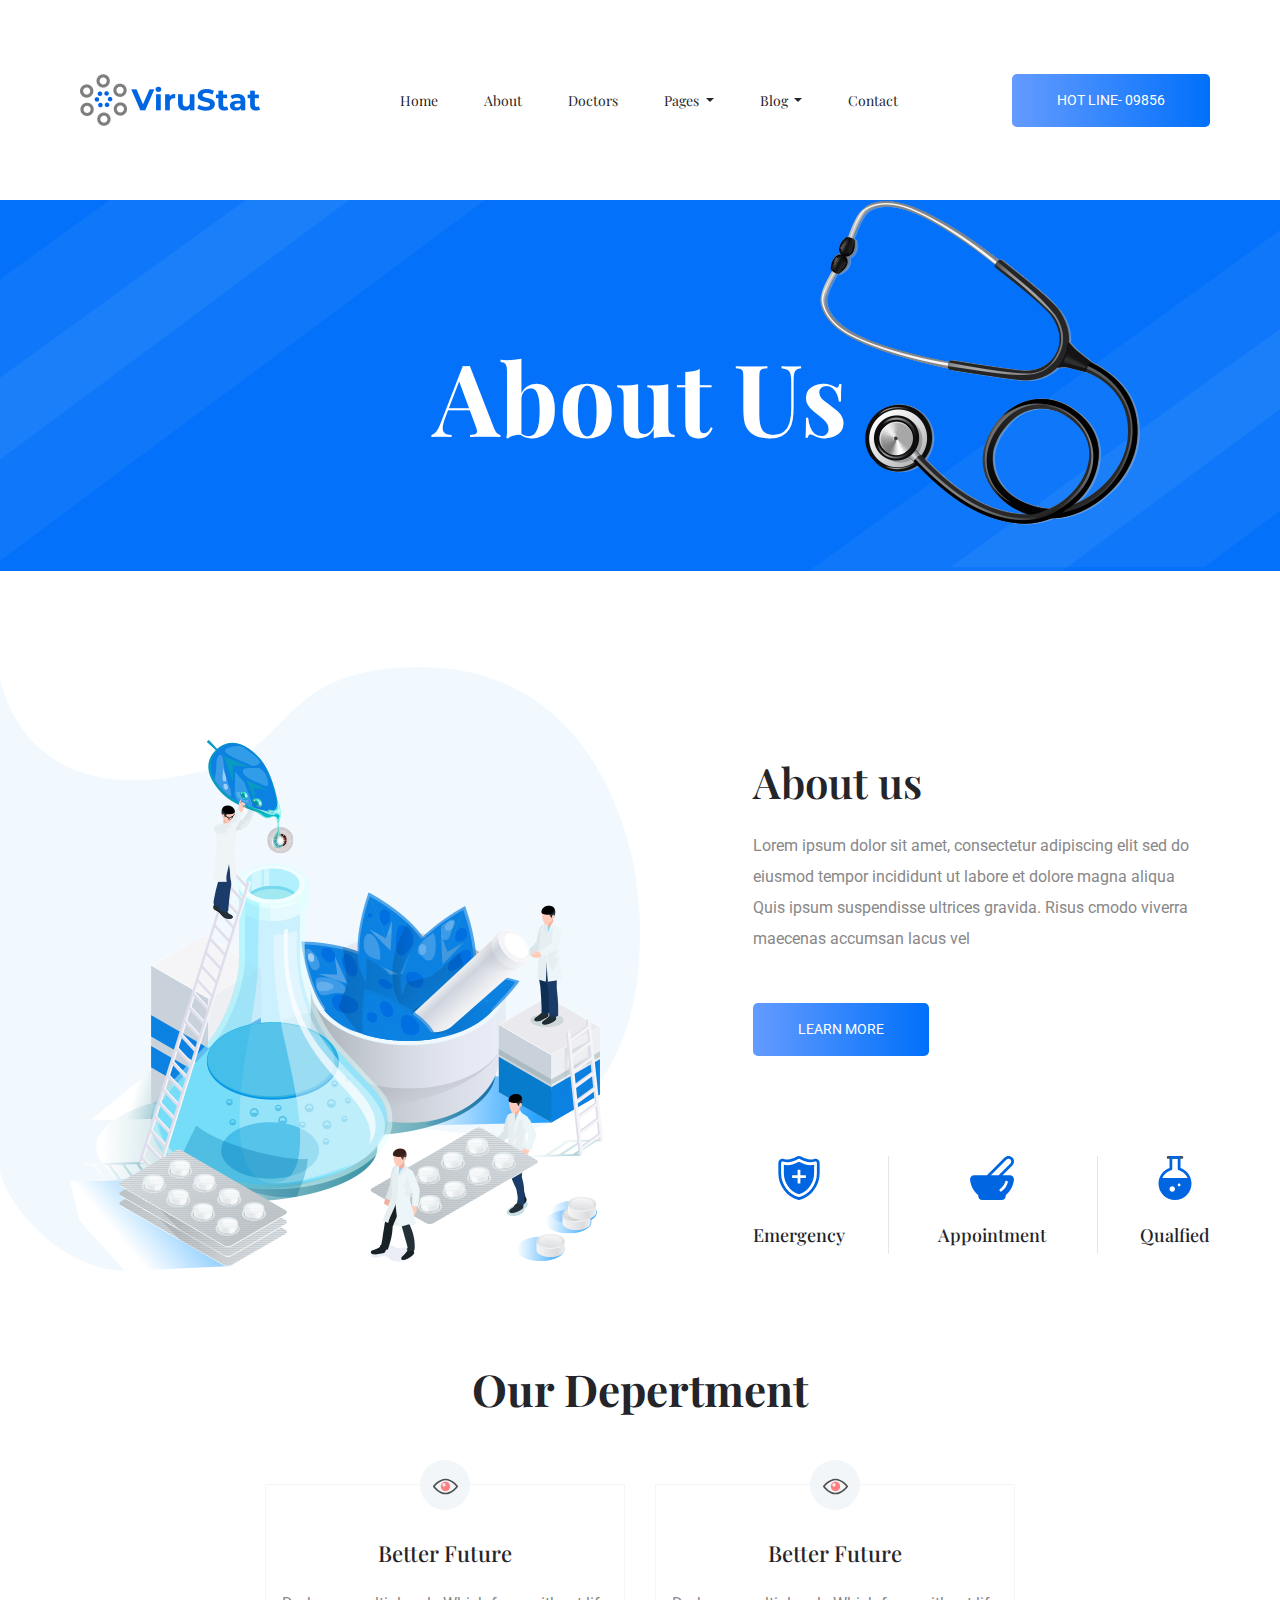
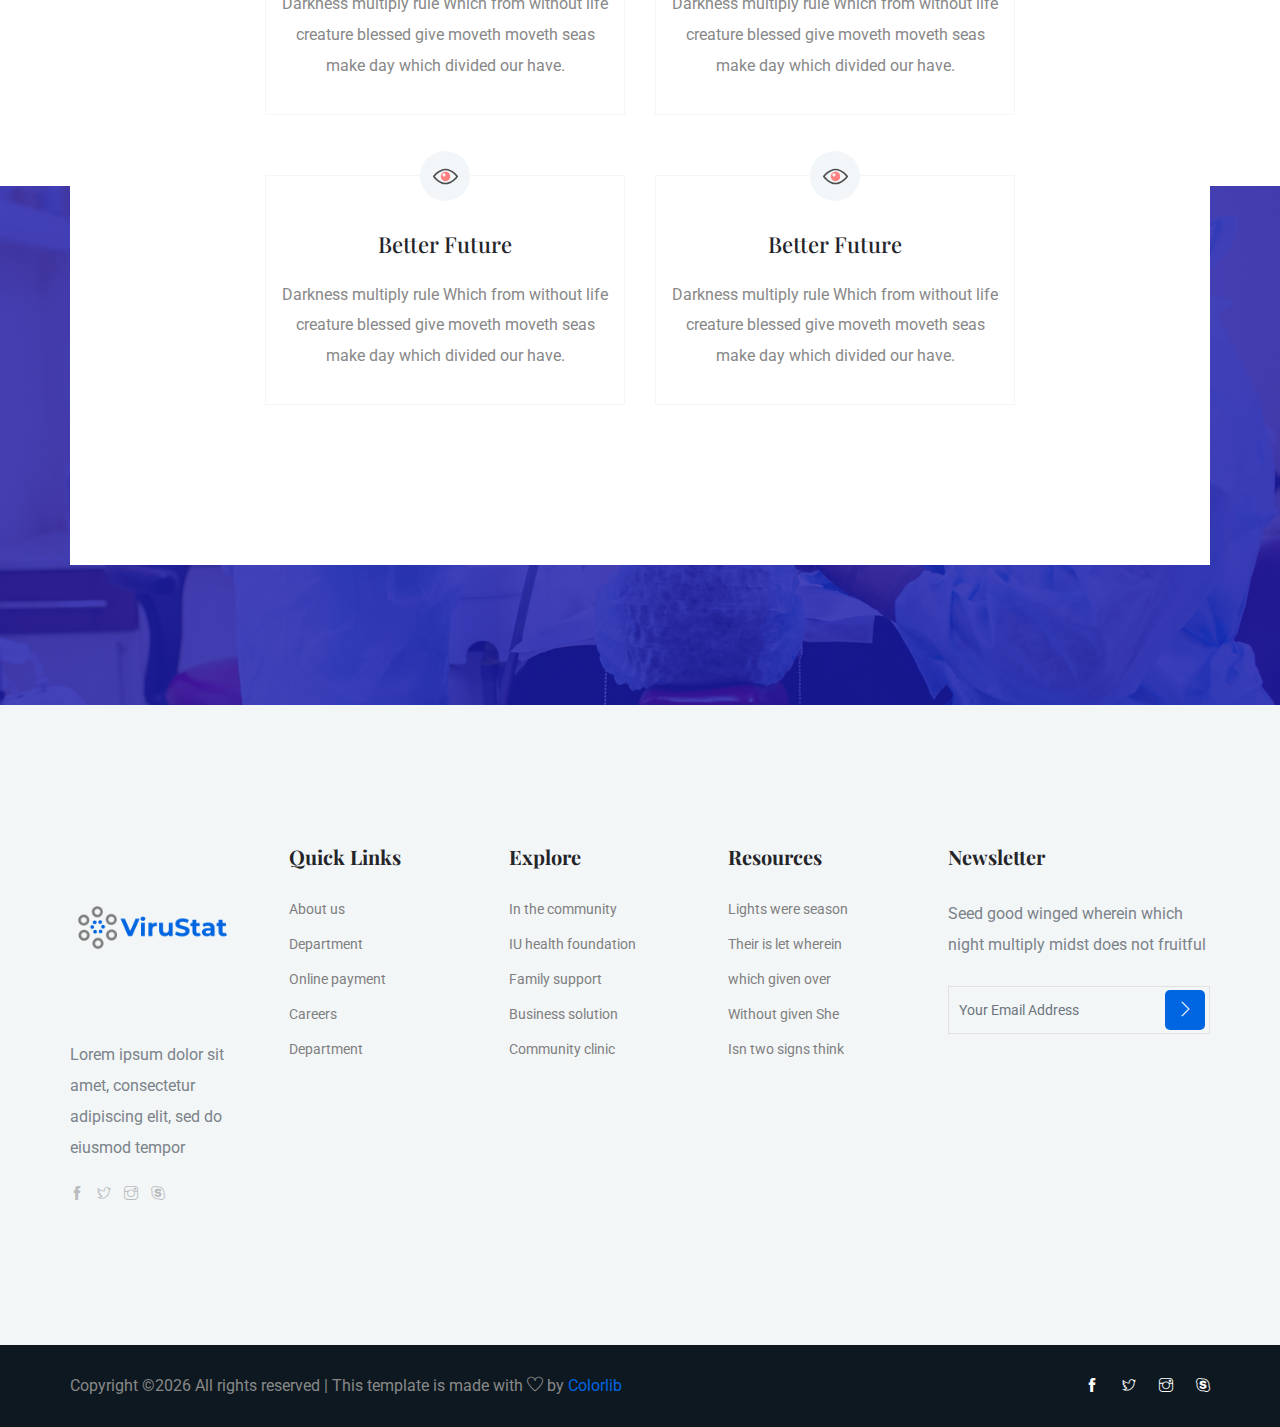
<file: about.html>
<!doctype html>
<html lang="en">

<head>
    <!-- Required meta tags -->
    <meta charset="utf-8">
    <meta name="viewport" content="width=device-width, initial-scale=1, shrink-to-fit=no">
    <title>medical</title>
    <link rel="icon" href="img/favicon.png">
    <!-- Bootstrap CSS -->
    <link rel="stylesheet" href="css/bootstrap.min.css">
    <!-- animate CSS -->
    <link rel="stylesheet" href="css/animate.css">
    <!-- owl carousel CSS -->
    <link rel="stylesheet" href="css/owl.carousel.min.css">
    <!-- themify CSS -->
    <link rel="stylesheet" href="css/themify-icons.css">
    <!-- flaticon CSS -->
    <link rel="stylesheet" href="css/flaticon.css">
    <!-- magnific popup CSS -->
    <link rel="stylesheet" href="css/magnific-popup.css">
    <!-- nice select CSS -->
    <link rel="stylesheet" href="css/nice-select.css">
    <!-- swiper CSS -->
    <link rel="stylesheet" href="css/slick.css">
    <!-- style CSS -->
    <link rel="stylesheet" href="css/style.css">
</head>

<body>
    <!--::header part start::-->
    <header class="main_menu">
        <div class="container">
            <div class="row align-items-center">
                <div class="col-lg-12">
                    <nav class="navbar navbar-expand-lg navbar-light">
                        <a class="navbar-brand" href="index.html"> <img src="img/logo.png" alt="logo"> </a>
                        <button class="navbar-toggler" type="button" data-toggle="collapse"
                            data-target="#navbarSupportedContent" aria-controls="navbarSupportedContent"
                            aria-expanded="false" aria-label="Toggle navigation">
                            <span class="navbar-toggler-icon"></span>
                        </button>

                        <div class="collapse navbar-collapse main-menu-item justify-content-center"
                            id="navbarSupportedContent">
                            <ul class="navbar-nav align-items-center">
                                <li class="nav-item active">
                                    <a class="nav-link" href="index.html">Home</a>
                                </li>
                                <li class="nav-item">
                                    <a class="nav-link" href="about.html">about</a>
                                </li>
                                <li class="nav-item">
                                    <a class="nav-link" href="Doctor.html">Doctors</a>
                                </li>

                                <li class="nav-item dropdown">
                                    <a class="nav-link dropdown-toggle" href="blog.html" id="navbarDropdown"
                                        role="button" data-toggle="dropdown" aria-haspopup="true" aria-expanded="false">
                                        Pages
                                    </a>
                                    <div class="dropdown-menu" aria-labelledby="navbarDropdown">
                                        <a class="dropdown-item" href="services.html">services</a>
                                        <a class="dropdown-item" href="dep.html">depertments</a>
                                        <a class="dropdown-item" href="elements.html">Elements</a>
                                    </div>
                                </li>
                                <li class="nav-item dropdown">
                                    <a class="nav-link dropdown-toggle" href="blog.html" id="navbarDropdown_1"
                                        role="button" data-toggle="dropdown" aria-haspopup="true" aria-expanded="false">
                                        blog
                                    </a>
                                    <div class="dropdown-menu" aria-labelledby="navbarDropdown_1">
                                        <a class="dropdown-item" href="blog.html">blog</a>
                                        <a class="dropdown-item" href="single-blog.html">Single blog</a>
                                    </div>
                                </li>

                                <li class="nav-item">
                                    <a class="nav-link" href="contact.html">Contact</a>
                                </li>
                            </ul>
                        </div>
                        <a class="btn_2 d-none d-lg-block" href="#">HOT LINE- 09856</a>
                    </nav>
                </div>
            </div>
        </div>
    </header>
    <!-- Header part end-->

    <!-- breadcrumb start-->
    <section class="breadcrumb_part breadcrumb_bg">
        <div class="container">
            <div class="row">
                <div class="col-lg-12">
                    <div class="breadcrumb_iner">
                        <div class="breadcrumb_iner_item">
                            <h2>about us</h2>
                        </div>
                    </div>
                </div>
            </div>
        </div>
    </section>
    <!-- breadcrumb start-->

    <!-- about us part start-->
    <section class="about_us single_about_padding">
        <div class="container">
            <div class="row justify-content-between align-items-center">
                <div class="col-md-6 col-lg-6">
                    <div class="about_us_img">
                        <img src="img/top_service.png" alt="">
                    </div>
                </div>
                <div class="col-md-6 col-lg-5">
                    <div class="about_us_text">
                        <h2>About us</h2>
                        <p>Lorem ipsum dolor sit amet, consectetur adipiscing elit sed
                            do eiusmod tempor incididunt ut labore et dolore magna aliqua
                            Quis ipsum suspendisse ultrices gravida. Risus cmodo viverra
                            maecenas accumsan lacus vel</p>
                        <a class="btn_2 " href="#">learn more</a>
                        <div class="banner_item">
                            <div class="single_item">
                                <img src="img/icon/banner_1.svg" alt="">
                                <h5>Emergency</h5>
                            </div>
                            <div class="single_item">
                                <img src="img/icon/banner_2.svg" alt="">
                                <h5>Appointment</h5>
                            </div>
                            <div class="single_item">
                                <img src="img/icon/banner_3.svg" alt="">
                                <h5>Qualfied</h5>
                            </div>
                        </div>
                    </div>
                </div>
            </div>
        </div>
    </section>
    <!-- about us part end-->

    <!-- our depertment part start-->
    <section class="our_depertment section_padding">
        <div class="container">
            <div class="row justify-content-center text-center">
                <div class="col-xl-12">
                    <div class="depertment_content">
                        <div class="row justify-content-center">
                            <div class="col-xl-8">
                                <h2>Our Depertment</h2>
                                <div class="row">
                                    <div class="col-lg-6 col-sm-6">
                                        <div class="single_our_depertment">
                                            <span class="our_depertment_icon"><img src="img/icon/feature_2.svg"
                                                    alt=""></span>
                                            <h4>Better Future</h4>
                                            <p>Darkness multiply rule Which from without life creature blessed
                                                give moveth moveth seas make day which divided our have.</p>
                                        </div>
                                    </div>
                                    <div class="col-lg-6 col-sm-6">
                                        <div class="single_our_depertment">
                                            <span class="our_depertment_icon"><img src="img/icon/feature_2.svg"
                                                    alt=""></span>
                                            <h4>Better Future</h4>
                                            <p>Darkness multiply rule Which from without life creature blessed
                                                give moveth moveth seas make day which divided our have.</p>
                                        </div>
                                    </div>
                                    <div class="col-lg-6 col-sm-6">
                                        <div class="single_our_depertment">
                                            <span class="our_depertment_icon"><img src="img/icon/feature_2.svg"
                                                    alt=""></span>
                                            <h4>Better Future</h4>
                                            <p>Darkness multiply rule Which from without life creature blessed
                                                give moveth moveth seas make day which divided our have.</p>
                                        </div>
                                    </div>
                                    <div class="col-lg-6 col-sm-6">
                                        <div class="single_our_depertment">
                                            <span class="our_depertment_icon"><img src="img/icon/feature_2.svg"
                                                    alt=""></span>
                                            <h4>Better Future</h4>
                                            <p>Darkness multiply rule Which from without life creature blessed
                                                give moveth moveth seas make day which divided our have.</p>
                                        </div>
                                    </div>
                                </div>
                            </div>
                        </div>

                    </div>
                </div>
            </div>
        </div>
    </section>
    <!-- our depertment part end-->

    <!-- footer part start-->
    <footer class="footer-area">
        <div class="footer section_padding">
            <div class="container">
                <div class="row justify-content-between">
                    <div class="col-xl-2 col-md-4 col-sm-6 single-footer-widget">
                        <a href="#" class="footer_logo"> <img src="img/logo.png" alt="#"> </a>
                        <p>Lorem ipsum dolor sit amet, consectetur adipiscing elit, sed do eiusmod tempor </p>
                        <div class="social_logo">
                            <a href="#"><i class="ti-facebook"></i></a>
                            <a href="#"> <i class="ti-twitter"></i> </a>
                            <a href="#"><i class="ti-instagram"></i></a>
                            <a href="#"><i class="ti-skype"></i></a>
                        </div>
                    </div>
                    <div class="col-xl-2 col-sm-6 col-md-4 single-footer-widget">
                        <h4>Quick Links</h4>
                        <ul>
                            <li><a href="#">About us</a></li>
                            <li><a href="#">Department</a></li>
                            <li><a href="#"> Online payment</a></li>
                            <li><a href="#">Careers</a></li>
                            <li><a href="#">Department</a></li>
                        </ul>
                    </div>
                    <div class="col-xl-2 col-sm-6 col-md-4 single-footer-widget">
                        <h4>Explore</h4>
                        <ul>
                            <li><a href="#">In the community</a></li>
                            <li><a href="#">IU health foundation</a></li>
                            <li><a href="#">Family support </a></li>
                            <li><a href="#">Business solution</a></li>
                            <li><a href="#">Community clinic</a></li>
                        </ul>
                    </div>
                    <div class="col-xl-2 col-sm-6 col-md-6 single-footer-widget">
                        <h4>Resources</h4>
                        <ul>
                            <li><a href="#">Lights were season</a></li>
                            <li><a href="#"> Their is let wherein</a></li>
                            <li><a href="#">which given over</a></li>
                            <li><a href="#">Without given She</a></li>
                            <li><a href="#">Isn two signs think</a></li>
                        </ul>
                    </div>
                    <div class="col-xl-3 col-sm-6 col-md-6 single-footer-widget">
                        <h4>Newsletter</h4>
                        <p>Seed good winged wherein which night multiply
                            midst does not fruitful</p>
                        <div class="form-wrap" id="mc_embed_signup">
                            <form target="_blank"
                                action="https://spondonit.us12.list-manage.com/subscribe/post?u=1462626880ade1ac87bd9c93a&amp;id=92a4423d01"
                                method="get" class="form-inline">
                                <input class="form-control" name="EMAIL" placeholder="Your Email Address"
                                    onfocus="this.placeholder = ''" onblur="this.placeholder = 'Your Email Address '"
                                    required="" type="email">
                                <button class="click-btn btn btn-default text-uppercase"> <i class="ti-angle-right"></i>
                                </button>
                                <div style="position: absolute; left: -5000px;">
                                    <input name="b_36c4fd991d266f23781ded980_aefe40901a" tabindex="-1" value=""
                                        type="text">
                                </div>

                                <div class="info"></div>
                            </form>
                        </div>
                    </div>
                </div>
            </div>
        </div>

        <div class="copyright_part">
            <div class="container">
                <div class="row align-items-center">
                    <p class="footer-text m-0 col-lg-8 col-md-12"><!-- Link back to Colorlib can't be removed. Template is licensed under CC BY 3.0. -->
Copyright &copy;<script>document.write(new Date().getFullYear());</script> All rights reserved | This template is made with <i class="ti-heart" aria-hidden="true"></i> by <a href="https://colorlib.com" target="_blank">Colorlib</a>
<!-- Link back to Colorlib can't be removed. Template is licensed under CC BY 3.0. -->
</p>
                    <div class="col-lg-4 col-md-12 text-center text-lg-right footer-social">
                        <a href="#"><i class="ti-facebook"></i></a>
                        <a href="#"> <i class="ti-twitter"></i> </a>
                        <a href="#"><i class="ti-instagram"></i></a>
                        <a href="#"><i class="ti-skype"></i></a>
                    </div>
                </div>
            </div>
        </div>
    </footer>

    <!-- footer part end-->

    <!-- jquery plugins here-->

    <script src="js/jquery-1.12.1.min.js"></script>
    <!-- popper js -->
    <script src="js/popper.min.js"></script>
    <!-- bootstrap js -->
    <script src="js/bootstrap.min.js"></script>
    <!-- owl carousel js -->
    <script src="js/owl.carousel.min.js"></script>
    <script src="js/jquery.nice-select.min.js"></script>
    <!-- contact js -->
    <script src="js/jquery.ajaxchimp.min.js"></script>
    <script src="js/jquery.form.js"></script>
    <script src="js/jquery.validate.min.js"></script>
    <script src="js/mail-script.js"></script>
    <script src="js/contact.js"></script>
    <!-- custom js -->
    <script src="js/custom.js"></script>
</body>

</html>
</file>
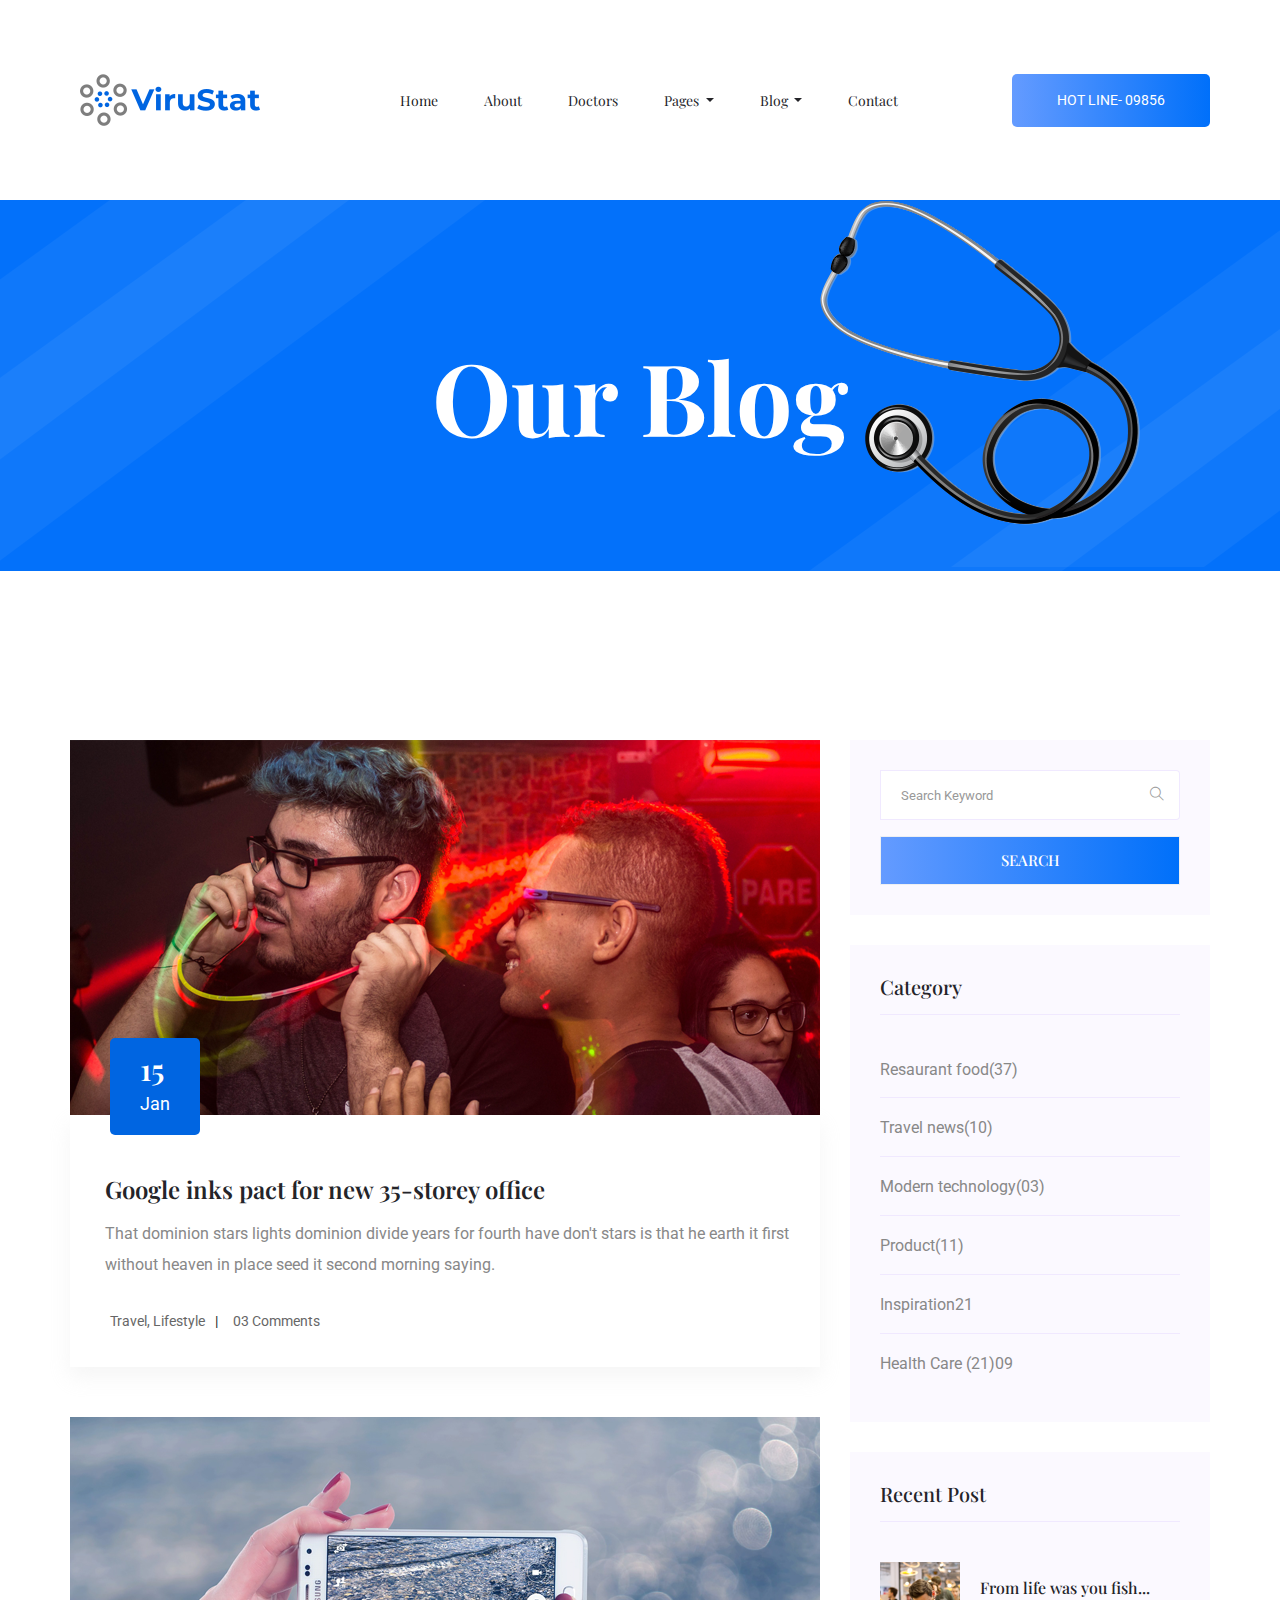
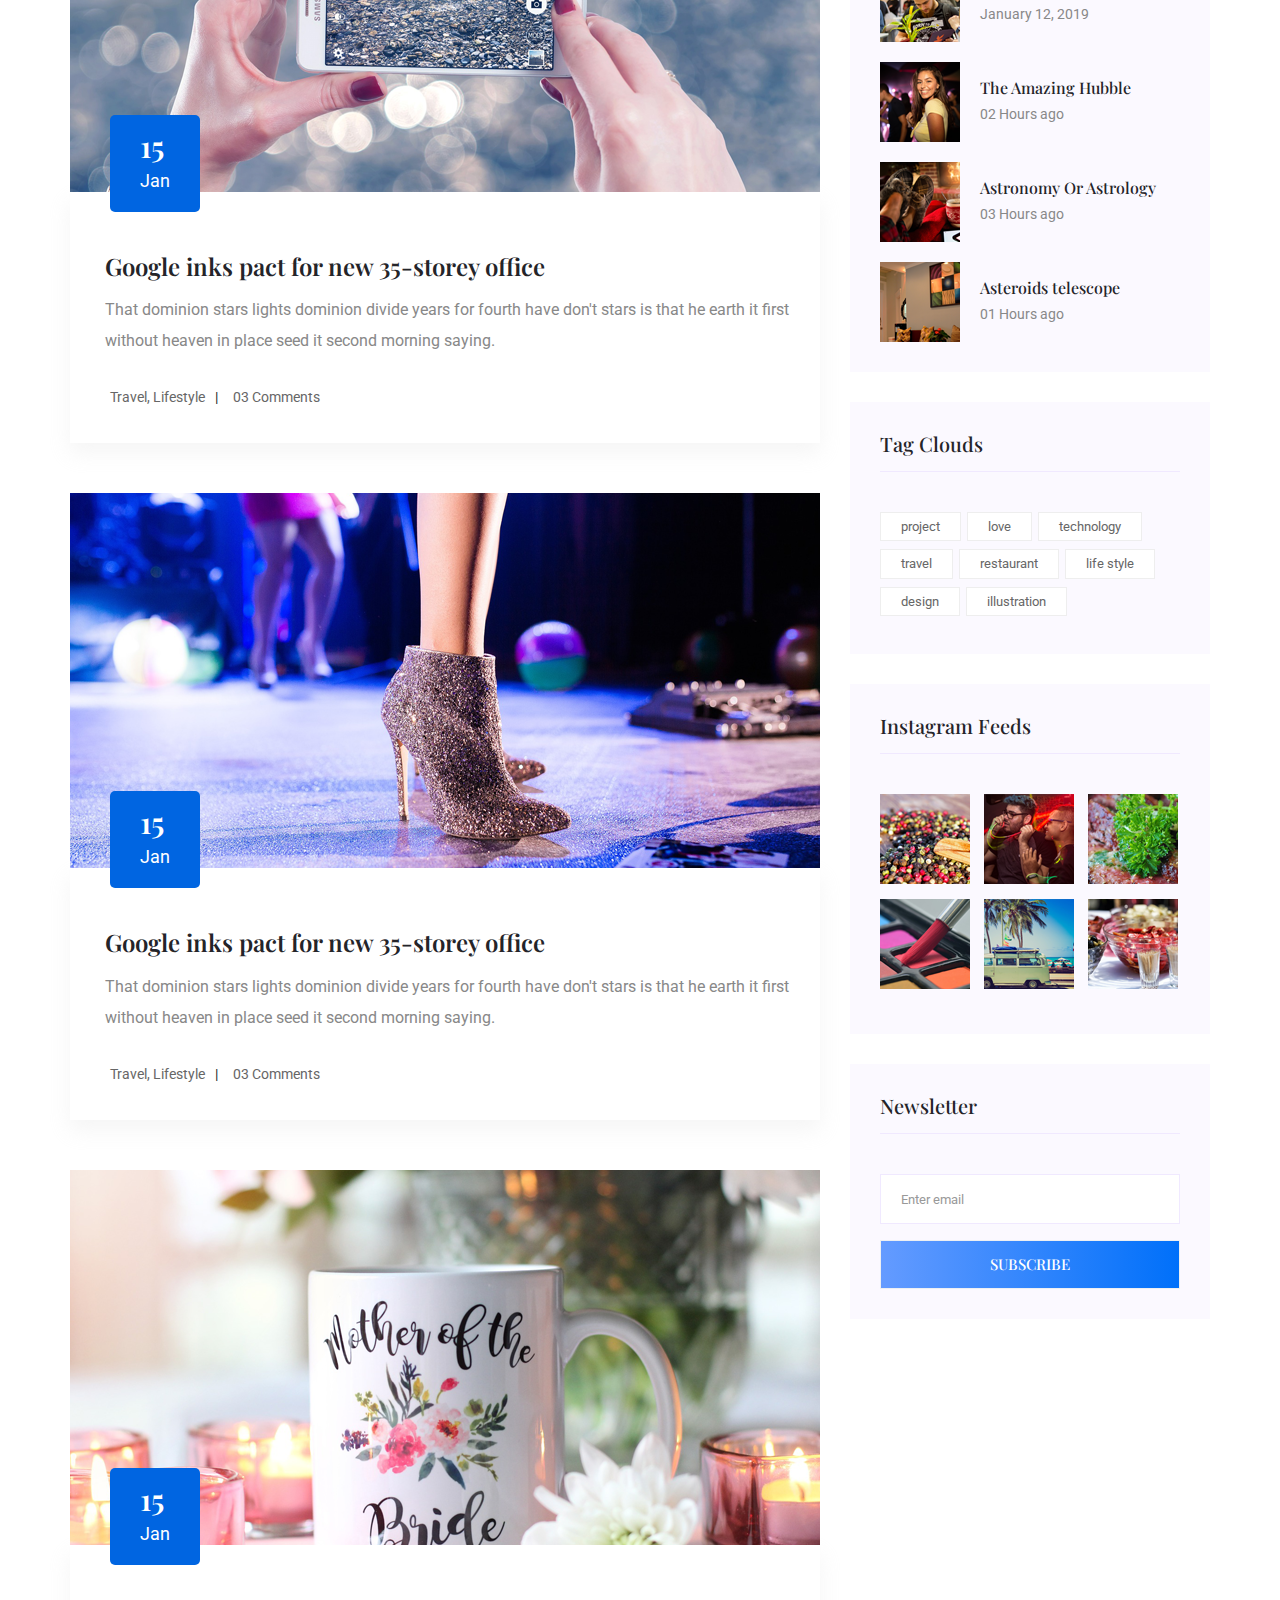
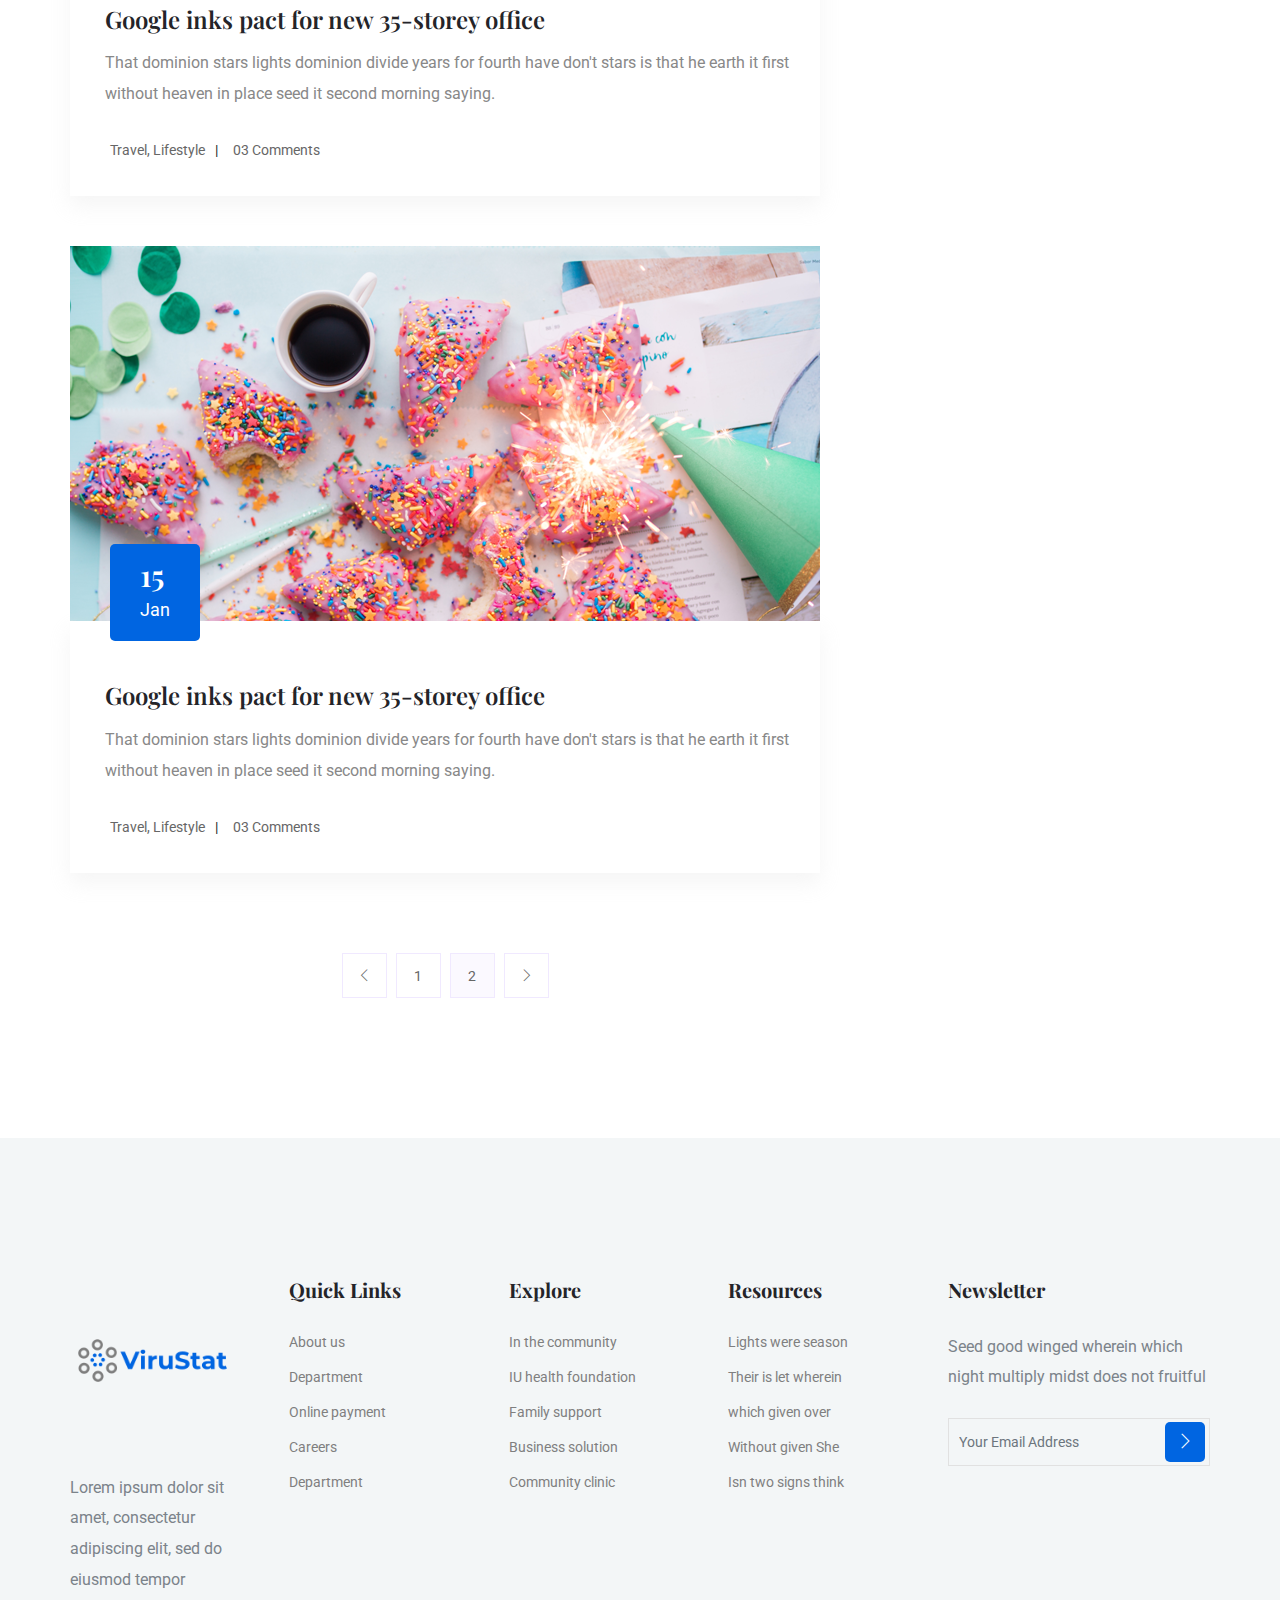
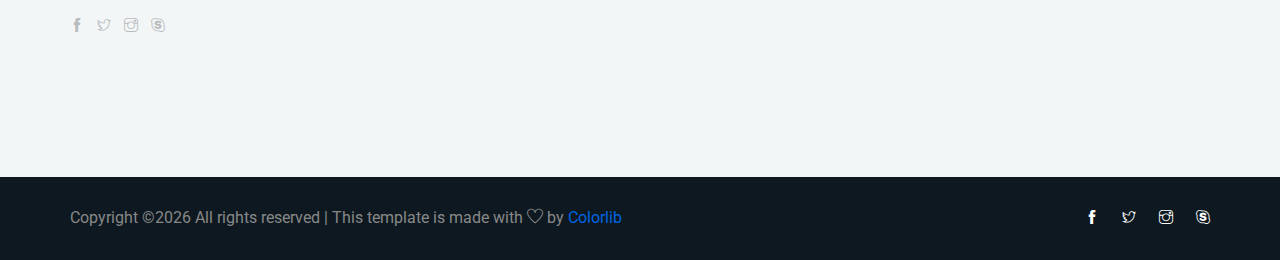
<file: blog.html>
<!doctype html>
<html lang="en">

<head>
    <!-- Required meta tags -->
    <meta charset="utf-8">
    <meta name="viewport" content="width=device-width, initial-scale=1, shrink-to-fit=no">
    <title>medical</title>
    <link rel="icon" href="img/favicon.png">
    <!-- Bootstrap CSS -->
    <link rel="stylesheet" href="css/bootstrap.min.css">
    <!-- animate CSS -->
    <link rel="stylesheet" href="css/animate.css">
    <!-- owl carousel CSS -->
    <link rel="stylesheet" href="css/owl.carousel.min.css">
    <!-- themify CSS -->
    <link rel="stylesheet" href="css/themify-icons.css">
    <!-- flaticon CSS -->
    <link rel="stylesheet" href="css/flaticon.css">
    <!-- magnific popup CSS -->
    <link rel="stylesheet" href="css/magnific-popup.css">
    <!-- nice select CSS -->
    <link rel="stylesheet" href="css/nice-select.css">
    <!-- swiper CSS -->
    <link rel="stylesheet" href="css/slick.css">
    <!-- style CSS -->
    <link rel="stylesheet" href="css/style.css">
</head>

<body>
    <!--::header part start::-->
    <header class="main_menu">
        <div class="container">
            <div class="row align-items-center">
                <div class="col-lg-12">
                    <nav class="navbar navbar-expand-lg navbar-light">
                        <a class="navbar-brand" href="index.html"> <img src="img/logo.png" alt="logo"> </a>
                        <button class="navbar-toggler" type="button" data-toggle="collapse"
                            data-target="#navbarSupportedContent" aria-controls="navbarSupportedContent"
                            aria-expanded="false" aria-label="Toggle navigation">
                            <span class="navbar-toggler-icon"></span>
                        </button>

                        <div class="collapse navbar-collapse main-menu-item justify-content-center"
                            id="navbarSupportedContent">
                            <ul class="navbar-nav align-items-center">
                                <li class="nav-item active">
                                    <a class="nav-link" href="index.html">Home</a>
                                </li>
                                <li class="nav-item">
                                    <a class="nav-link" href="about.html">about</a>
                                </li>
                                <li class="nav-item">
                                    <a class="nav-link" href="Doctor.html">Doctors</a>
                                </li>

                                <li class="nav-item dropdown">
                                    <a class="nav-link dropdown-toggle" href="blog.html" id="navbarDropdown"
                                        role="button" data-toggle="dropdown" aria-haspopup="true" aria-expanded="false">
                                        Pages
                                    </a>
                                    <div class="dropdown-menu" aria-labelledby="navbarDropdown">
                                        <a class="dropdown-item" href="services.html">services</a>
                                        <a class="dropdown-item" href="dep.html">depertments</a>
                                        <a class="dropdown-item" href="elements.html">Elements</a>
                                    </div>
                                </li>
                                <li class="nav-item dropdown">
                                    <a class="nav-link dropdown-toggle" href="blog.html" id="navbarDropdown_1"
                                        role="button" data-toggle="dropdown" aria-haspopup="true" aria-expanded="false">
                                        blog
                                    </a>
                                    <div class="dropdown-menu" aria-labelledby="navbarDropdown_1">
                                        <a class="dropdown-item" href="blog.html">blog</a>
                                        <a class="dropdown-item" href="single-blog.html">Single blog</a>
                                    </div>
                                </li>

                                <li class="nav-item">
                                    <a class="nav-link" href="contact.html">Contact</a>
                                </li>
                            </ul>
                        </div>
                        <a class="btn_2 d-none d-lg-block" href="#">HOT LINE- 09856</a>
                    </nav>
                </div>
            </div>
        </div>
    </header>
    <!-- Header part end-->

    <!-- breadcrumb start-->
    <section class="breadcrumb_part breadcrumb_bg">
        <div class="container">
            <div class="row">
                <div class="col-lg-12">
                    <div class="breadcrumb_iner">
                        <div class="breadcrumb_iner_item">
                            <h2>our blog</h2>
                        </div>
                    </div>
                </div>
            </div>
        </div>
    </section>
    <!-- breadcrumb start-->


    <!--================Blog Area =================-->
    <section class="blog_area section_padding">
        <div class="container">
            <div class="row">
                <div class="col-lg-8 mb-5 mb-lg-0">
                    <div class="blog_left_sidebar">
                        <article class="blog_item">
                            <div class="blog_item_img">
                                <img class="card-img rounded-0" src="img/blog/single_blog_1.png" alt="">
                                <a href="#" class="blog_item_date">
                                    <h3>15</h3>
                                    <p>Jan</p>
                                </a>
                            </div>

                            <div class="blog_details">
                                <a class="d-inline-block" href="single-blog.html">
                                    <h2>Google inks pact for new 35-storey office</h2>
                                </a>
                                <p>That dominion stars lights dominion divide years for fourth have don't stars is that
                                    he earth it first without heaven in place seed it second morning saying.</p>
                                <ul class="blog-info-link">
                                    <li><a href="#"><i class="far fa-user"></i> Travel, Lifestyle</a></li>
                                    <li><a href="#"><i class="far fa-comments"></i> 03 Comments</a></li>
                                </ul>
                            </div>
                        </article>

                        <article class="blog_item">
                            <div class="blog_item_img">
                                <img class="card-img rounded-0" src="img/blog/single_blog_2.png" alt="">
                                <a href="#" class="blog_item_date">
                                    <h3>15</h3>
                                    <p>Jan</p>
                                </a>
                            </div>

                            <div class="blog_details">
                                <a class="d-inline-block" href="single-blog.html">
                                    <h2>Google inks pact for new 35-storey office</h2>
                                </a>
                                <p>That dominion stars lights dominion divide years for fourth have don't stars is that
                                    he earth it first without heaven in place seed it second morning saying.</p>
                                <ul class="blog-info-link">
                                    <li><a href="#"><i class="far fa-user"></i> Travel, Lifestyle</a></li>
                                    <li><a href="#"><i class="far fa-comments"></i> 03 Comments</a></li>
                                </ul>
                            </div>
                        </article>

                        <article class="blog_item">
                            <div class="blog_item_img">
                                <img class="card-img rounded-0" src="img/blog/single_blog_3.png" alt="">
                                <a href="#" class="blog_item_date">
                                    <h3>15</h3>
                                    <p>Jan</p>
                                </a>
                            </div>

                            <div class="blog_details">
                                <a class="d-inline-block" href="single-blog.html">
                                    <h2>Google inks pact for new 35-storey office</h2>
                                </a>
                                <p>That dominion stars lights dominion divide years for fourth have don't stars is that
                                    he earth it first without heaven in place seed it second morning saying.</p>
                                <ul class="blog-info-link">
                                    <li><a href="#"><i class="far fa-user"></i> Travel, Lifestyle</a></li>
                                    <li><a href="#"><i class="far fa-comments"></i> 03 Comments</a></li>
                                </ul>
                            </div>
                        </article>

                        <article class="blog_item">
                            <div class="blog_item_img">
                                <img class="card-img rounded-0" src="img/blog/single_blog_4.png" alt="">
                                <a href="#" class="blog_item_date">
                                    <h3>15</h3>
                                    <p>Jan</p>
                                </a>
                            </div>

                            <div class="blog_details">
                                <a class="d-inline-block" href="single-blog.html">
                                    <h2>Google inks pact for new 35-storey office</h2>
                                </a>
                                <p>That dominion stars lights dominion divide years for fourth have don't stars is that
                                    he earth it first without heaven in place seed it second morning saying.</p>
                                <ul class="blog-info-link">
                                    <li><a href="#"><i class="far fa-user"></i> Travel, Lifestyle</a></li>
                                    <li><a href="#"><i class="far fa-comments"></i> 03 Comments</a></li>
                                </ul>
                            </div>
                        </article>

                        <article class="blog_item">
                            <div class="blog_item_img">
                                <img class="card-img rounded-0" src="img/blog/single_blog_5.png" alt="">
                                <a href="#" class="blog_item_date">
                                    <h3>15</h3>
                                    <p>Jan</p>
                                </a>
                            </div>

                            <div class="blog_details">
                                <a class="d-inline-block" href="single-blog.html">
                                    <h2>Google inks pact for new 35-storey office</h2>
                                </a>
                                <p>That dominion stars lights dominion divide years for fourth have don't stars is that
                                    he earth it first without heaven in place seed it second morning saying.</p>
                                <ul class="blog-info-link">
                                    <li><a href="#"><i class="far fa-user"></i> Travel, Lifestyle</a></li>
                                    <li><a href="#"><i class="far fa-comments"></i> 03 Comments</a></li>
                                </ul>
                            </div>
                        </article>

                        <nav class="blog-pagination justify-content-center d-flex">
                            <ul class="pagination">
                                <li class="page-item">
                                    <a href="#" class="page-link" aria-label="Previous">
                                        <i class="ti-angle-left"></i>
                                    </a>
                                </li>
                                <li class="page-item">
                                    <a href="#" class="page-link">1</a>
                                </li>
                                <li class="page-item active">
                                    <a href="#" class="page-link">2</a>
                                </li>
                                <li class="page-item">
                                    <a href="#" class="page-link" aria-label="Next">
                                        <i class="ti-angle-right"></i>
                                    </a>
                                </li>
                            </ul>
                        </nav>
                    </div>
                </div>
                <div class="col-lg-4">
                    <div class="blog_right_sidebar">
                        <aside class="single_sidebar_widget search_widget">
                            <form action="#">
                                <div class="form-group">
                                    <div class="input-group mb-3">
                                        <input type="text" class="form-control" placeholder='Search Keyword'
                                            onfocus="this.placeholder = ''"
                                            onblur="this.placeholder = 'Search Keyword'">
                                        <div class="input-group-append">
                                            <button class="btn" type="button"><i class="ti-search"></i></button>
                                        </div>
                                    </div>
                                </div>
                                <button class="button rounded-0 primary-bg text-white w-100 btn_1"
                                    type="submit">Search</button>
                            </form>
                        </aside>

                        <aside class="single_sidebar_widget post_category_widget">
                            <h4 class="widget_title">Category</h4>
                            <ul class="list cat-list">
                                <li>
                                    <a href="#" class="d-flex">
                                        <p>Resaurant food</p>
                                        <p>(37)</p>
                                    </a>
                                </li>
                                <li>
                                    <a href="#" class="d-flex">
                                        <p>Travel news</p>
                                        <p>(10)</p>
                                    </a>
                                </li>
                                <li>
                                    <a href="#" class="d-flex">
                                        <p>Modern technology</p>
                                        <p>(03)</p>
                                    </a>
                                </li>
                                <li>
                                    <a href="#" class="d-flex">
                                        <p>Product</p>
                                        <p>(11)</p>
                                    </a>
                                </li>
                                <li>
                                    <a href="#" class="d-flex">
                                        <p>Inspiration</p>
                                        <p>21</p>
                                    </a>
                                </li>
                                <li>
                                    <a href="#" class="d-flex">
                                        <p>Health Care (21)</p>
                                        <p>09</p>
                                    </a>
                                </li>
                            </ul>
                        </aside>

                        <aside class="single_sidebar_widget popular_post_widget">
                            <h3 class="widget_title">Recent Post</h3>
                            <div class="media post_item">
                                <img src="img/post/post_1.png" alt="post">
                                <div class="media-body">
                                    <a href="single-blog.html">
                                        <h3>From life was you fish...</h3>
                                    </a>
                                    <p>January 12, 2019</p>
                                </div>
                            </div>
                            <div class="media post_item">
                                <img src="img/post/post_2.png" alt="post">
                                <div class="media-body">
                                    <a href="single-blog.html">
                                        <h3>The Amazing Hubble</h3>
                                    </a>
                                    <p>02 Hours ago</p>
                                </div>
                            </div>
                            <div class="media post_item">
                                <img src="img/post/post_3.png" alt="post">
                                <div class="media-body">
                                    <a href="single-blog.html">
                                        <h3>Astronomy Or Astrology</h3>
                                    </a>
                                    <p>03 Hours ago</p>
                                </div>
                            </div>
                            <div class="media post_item">
                                <img src="img/post/post_4.png" alt="post">
                                <div class="media-body">
                                    <a href="single-blog.html">
                                        <h3>Asteroids telescope</h3>
                                    </a>
                                    <p>01 Hours ago</p>
                                </div>
                            </div>
                        </aside>
                        <aside class="single_sidebar_widget tag_cloud_widget">
                            <h4 class="widget_title">Tag Clouds</h4>
                            <ul class="list">
                                <li>
                                    <a href="#">project</a>
                                </li>
                                <li>
                                    <a href="#">love</a>
                                </li>
                                <li>
                                    <a href="#">technology</a>
                                </li>
                                <li>
                                    <a href="#">travel</a>
                                </li>
                                <li>
                                    <a href="#">restaurant</a>
                                </li>
                                <li>
                                    <a href="#">life style</a>
                                </li>
                                <li>
                                    <a href="#">design</a>
                                </li>
                                <li>
                                    <a href="#">illustration</a>
                                </li>
                            </ul>
                        </aside>


                        <aside class="single_sidebar_widget instagram_feeds">
                            <h4 class="widget_title">Instagram Feeds</h4>
                            <ul class="instagram_row flex-wrap">
                                <li>
                                    <a href="#">
                                        <img class="img-fluid" src="img/post/post_5.png" alt="">
                                    </a>
                                </li>
                                <li>
                                    <a href="#">
                                        <img class="img-fluid" src="img/post/post_6.png" alt="">
                                    </a>
                                </li>
                                <li>
                                    <a href="#">
                                        <img class="img-fluid" src="img/post/post_7.png" alt="">
                                    </a>
                                </li>
                                <li>
                                    <a href="#">
                                        <img class="img-fluid" src="img/post/post_8.png" alt="">
                                    </a>
                                </li>
                                <li>
                                    <a href="#">
                                        <img class="img-fluid" src="img/post/post_9.png" alt="">
                                    </a>
                                </li>
                                <li>
                                    <a href="#">
                                        <img class="img-fluid" src="img/post/post_10.png" alt="">
                                    </a>
                                </li>
                            </ul>
                        </aside>


                        <aside class="single_sidebar_widget newsletter_widget">
                            <h4 class="widget_title">Newsletter</h4>

                            <form action="#">
                                <div class="form-group">
                                    <input type="email" class="form-control" onfocus="this.placeholder = ''"
                                        onblur="this.placeholder = 'Enter email'" placeholder='Enter email' required>
                                </div>
                                <button class="button rounded-0 primary-bg text-white w-100 btn_1"
                                    type="submit">Subscribe</button>
                            </form>
                        </aside>
                    </div>
                </div>
            </div>
        </div>
    </section>
    <!--================Blog Area =================-->

    <!-- footer part start-->
    <footer class="footer-area">
        <div class="footer section_padding">
            <div class="container">
                <div class="row justify-content-between">
                    <div class="col-xl-2 col-md-4 col-sm-6 single-footer-widget">
                        <a href="#" class="footer_logo"> <img src="img/logo.png" alt="#"> </a>
                        <p>Lorem ipsum dolor sit amet, consectetur adipiscing elit, sed do eiusmod tempor </p>
                        <div class="social_logo">
                            <a href="#"><i class="ti-facebook"></i></a>
                            <a href="#"> <i class="ti-twitter"></i> </a>
                            <a href="#"><i class="ti-instagram"></i></a>
                            <a href="#"><i class="ti-skype"></i></a>
                        </div>
                    </div>
                    <div class="col-xl-2 col-sm-6 col-md-4 single-footer-widget">
                        <h4>Quick Links</h4>
                        <ul>
                            <li><a href="#">About us</a></li>
                            <li><a href="#">Department</a></li>
                            <li><a href="#"> Online payment</a></li>
                            <li><a href="#">Careers</a></li>
                            <li><a href="#">Department</a></li>
                        </ul>
                    </div>
                    <div class="col-xl-2 col-sm-6 col-md-4 single-footer-widget">
                        <h4>Explore</h4>
                        <ul>
                            <li><a href="#">In the community</a></li>
                            <li><a href="#">IU health foundation</a></li>
                            <li><a href="#">Family support </a></li>
                            <li><a href="#">Business solution</a></li>
                            <li><a href="#">Community clinic</a></li>
                        </ul>
                    </div>
                    <div class="col-xl-2 col-sm-6 col-md-6 single-footer-widget">
                        <h4>Resources</h4>
                        <ul>
                            <li><a href="#">Lights were season</a></li>
                            <li><a href="#"> Their is let wherein</a></li>
                            <li><a href="#">which given over</a></li>
                            <li><a href="#">Without given She</a></li>
                            <li><a href="#">Isn two signs think</a></li>
                        </ul>
                    </div>
                    <div class="col-xl-3 col-sm-6 col-md-6 single-footer-widget">
                        <h4>Newsletter</h4>
                        <p>Seed good winged wherein which night multiply
                            midst does not fruitful</p>
                        <div class="form-wrap" id="mc_embed_signup">
                            <form target="_blank"
                                action="https://spondonit.us12.list-manage.com/subscribe/post?u=1462626880ade1ac87bd9c93a&amp;id=92a4423d01"
                                method="get" class="form-inline">
                                <input class="form-control" name="EMAIL" placeholder="Your Email Address"
                                    onfocus="this.placeholder = ''" onblur="this.placeholder = 'Your Email Address '"
                                    required="" type="email">
                                <button class="click-btn btn btn-default text-uppercase"> <i class="ti-angle-right"></i>
                                </button>
                                <div style="position: absolute; left: -5000px;">
                                    <input name="b_36c4fd991d266f23781ded980_aefe40901a" tabindex="-1" value=""
                                        type="text">
                                </div>

                                <div class="info"></div>
                            </form>
                        </div>
                    </div>
                </div>
            </div>
        </div>

        <div class="copyright_part">
            <div class="container">
                <div class="row align-items-center">
                    <p class="footer-text m-0 col-lg-8 col-md-12"><!-- Link back to Colorlib can't be removed. Template is licensed under CC BY 3.0. -->
Copyright &copy;<script>document.write(new Date().getFullYear());</script> All rights reserved | This template is made with <i class="ti-heart" aria-hidden="true"></i> by <a href="https://colorlib.com" target="_blank">Colorlib</a>
<!-- Link back to Colorlib can't be removed. Template is licensed under CC BY 3.0. -->
</p>
                    <div class="col-lg-4 col-md-12 text-center text-lg-right footer-social">
                        <a href="#"><i class="ti-facebook"></i></a>
                        <a href="#"> <i class="ti-twitter"></i> </a>
                        <a href="#"><i class="ti-instagram"></i></a>
                        <a href="#"><i class="ti-skype"></i></a>
                    </div>
                </div>
            </div>
        </div>
    </footer>

    <!-- footer part end-->

    <!-- jquery plugins here-->

    <script src="js/jquery-1.12.1.min.js"></script>
    <!-- popper js -->
    <script src="js/popper.min.js"></script>
    <!-- bootstrap js -->
    <script src="js/bootstrap.min.js"></script>
    <!-- owl carousel js -->
    <script src="js/owl.carousel.min.js"></script>
    <script src="js/jquery.nice-select.min.js"></script>
    <!-- contact js -->
    <script src="js/jquery.ajaxchimp.min.js"></script>
    <script src="js/jquery.form.js"></script>
    <script src="js/jquery.validate.min.js"></script>
    <script src="js/mail-script.js"></script>
    <script src="js/contact.js"></script>
    <!-- custom js -->
    <script src="js/custom.js"></script>
</body>

</html>
</file>
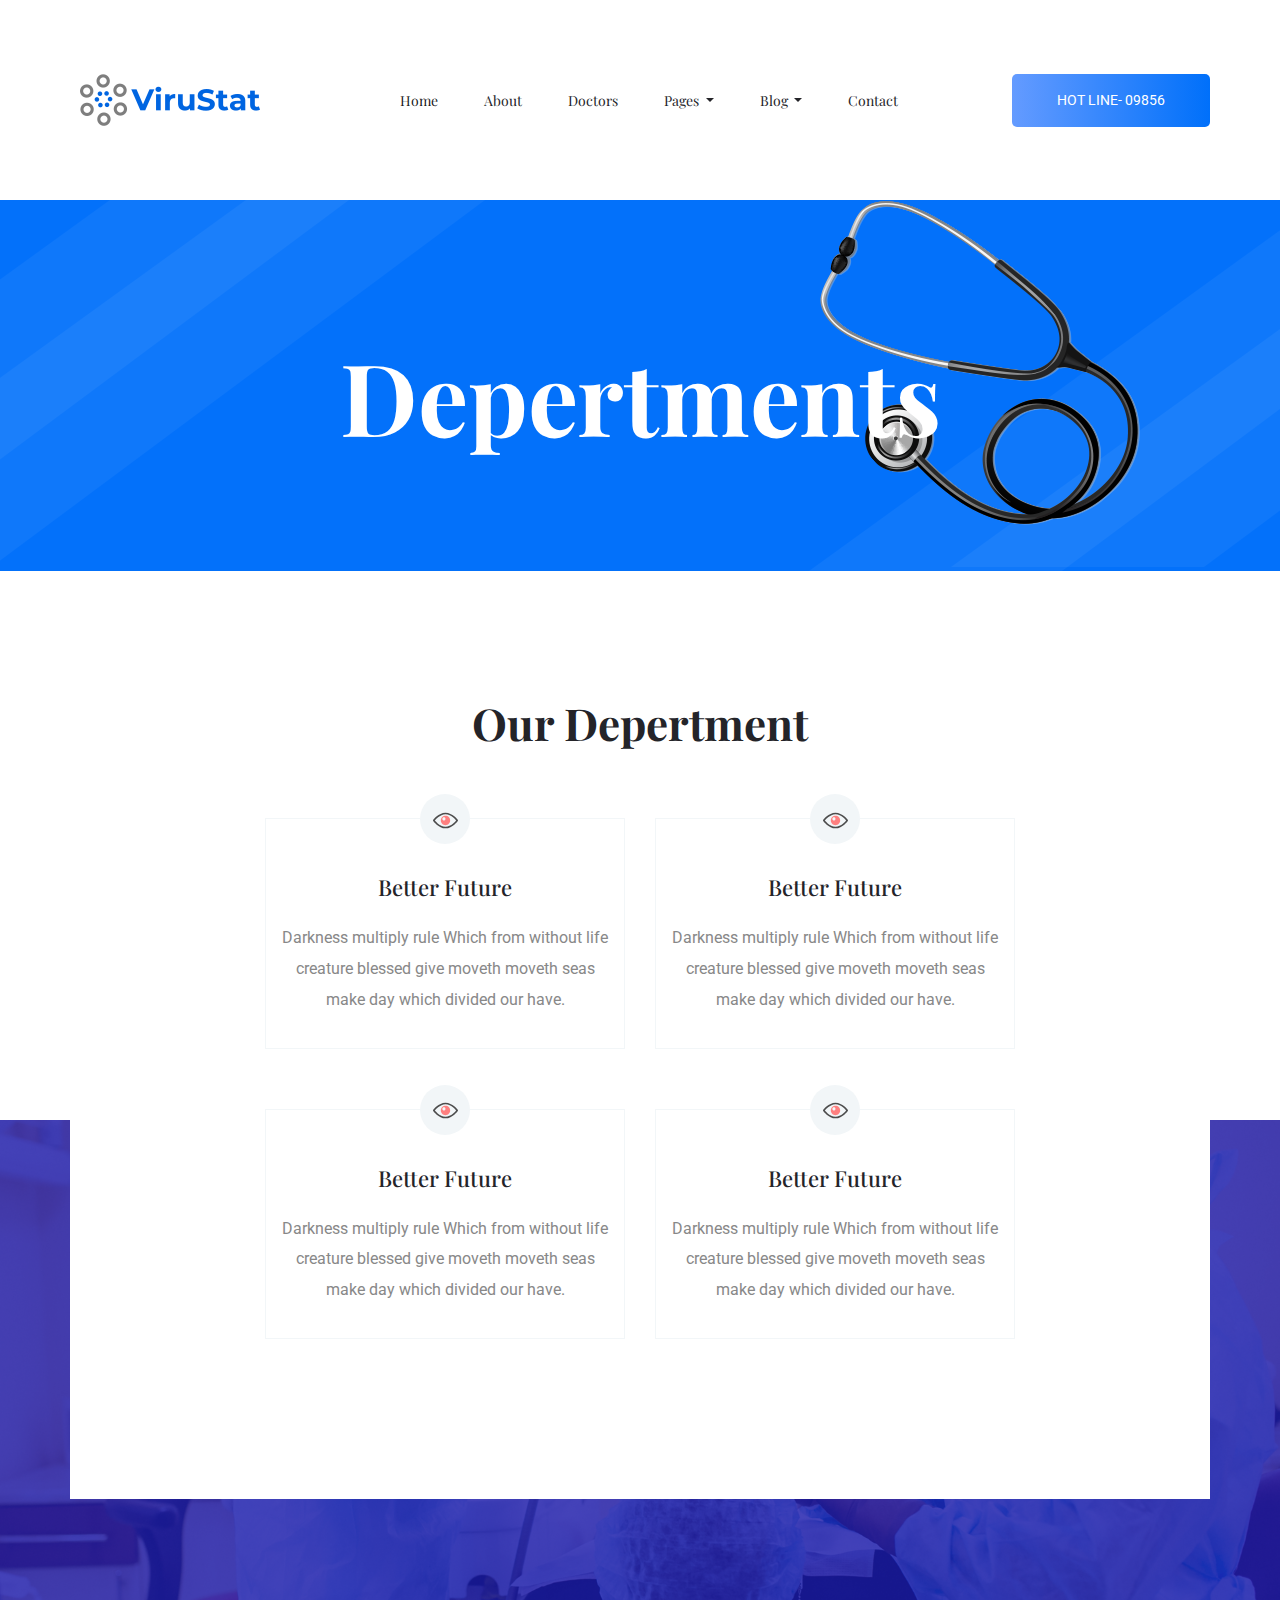
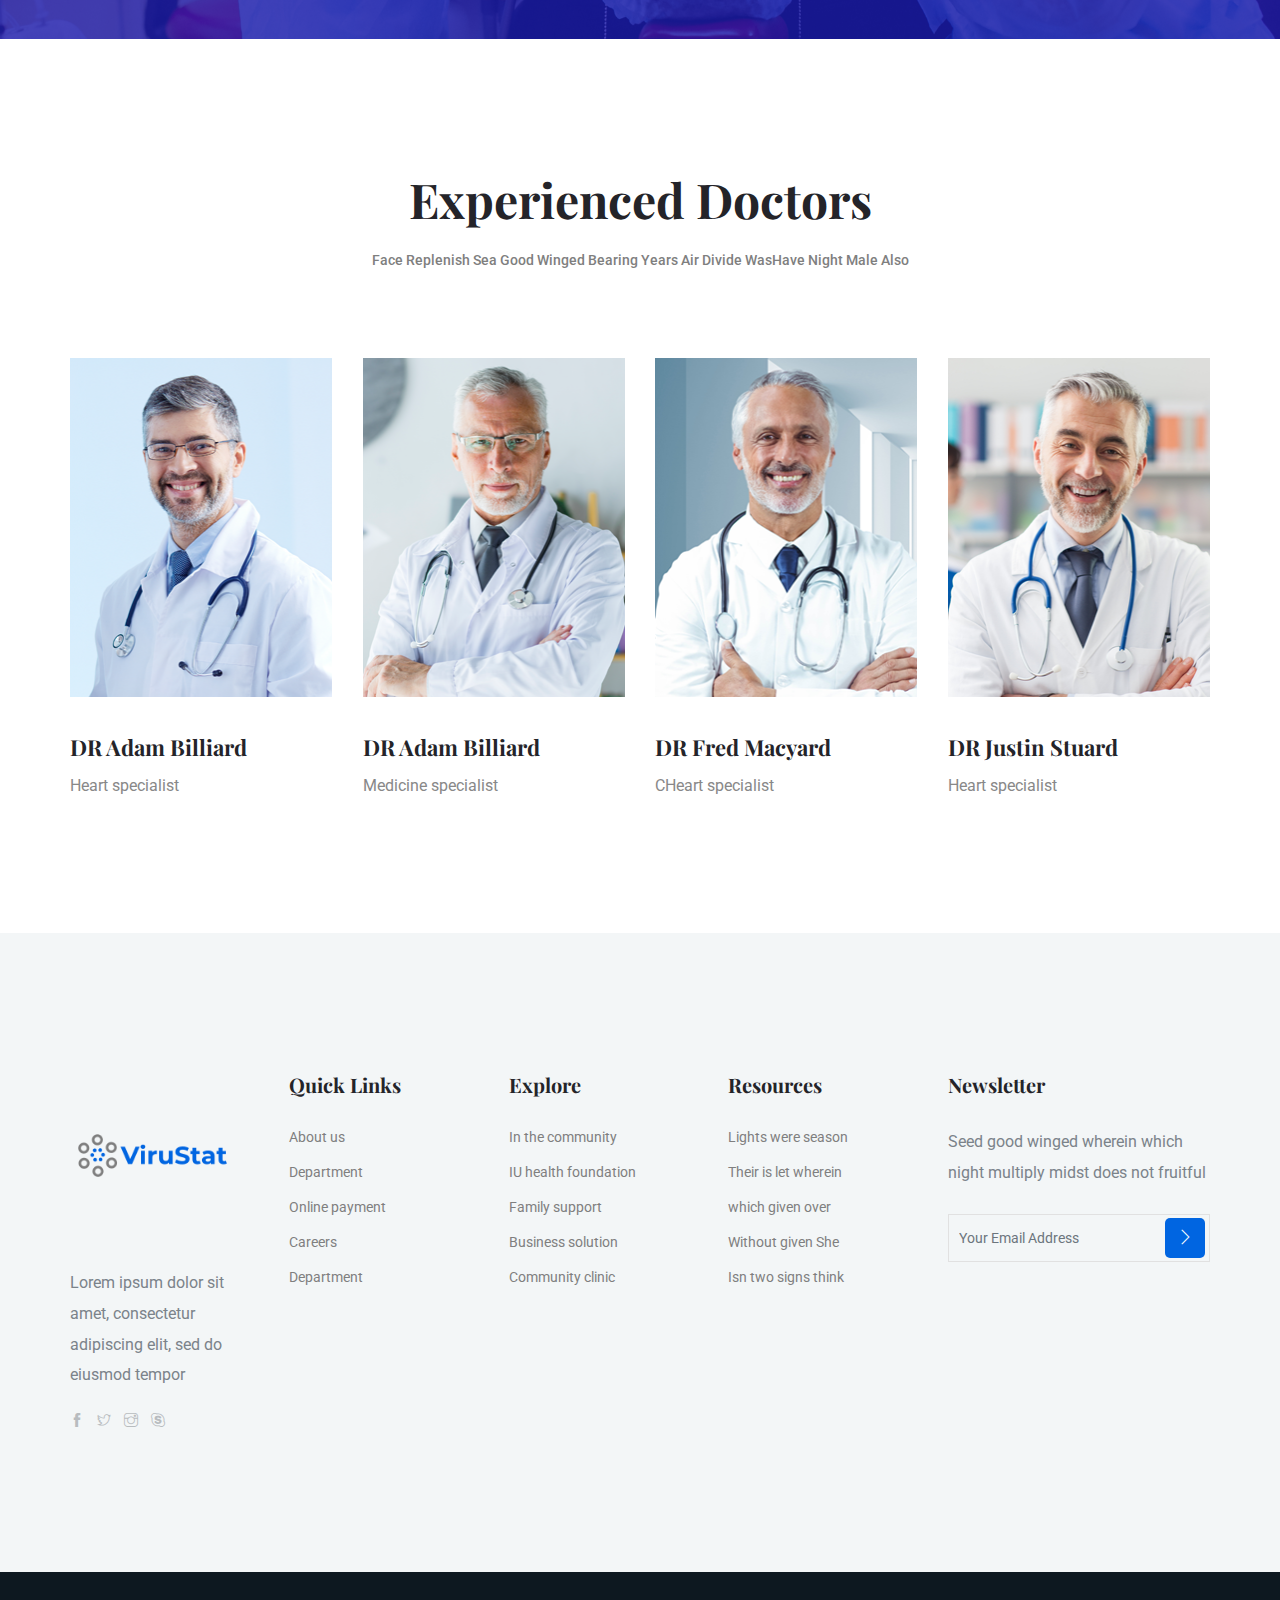
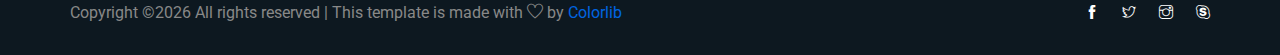
<file: dep.html>
<!doctype html>
<html lang="en">

<head>
    <!-- Required meta tags -->
    <meta charset="utf-8">
    <meta name="viewport" content="width=device-width, initial-scale=1, shrink-to-fit=no">
    <title>medical</title>
    <link rel="icon" href="img/favicon.png">
    <!-- Bootstrap CSS -->
    <link rel="stylesheet" href="css/bootstrap.min.css">
    <!-- animate CSS -->
    <link rel="stylesheet" href="css/animate.css">
    <!-- owl carousel CSS -->
    <link rel="stylesheet" href="css/owl.carousel.min.css">
    <!-- themify CSS -->
    <link rel="stylesheet" href="css/themify-icons.css">
    <!-- flaticon CSS -->
    <link rel="stylesheet" href="css/flaticon.css">
    <!-- magnific popup CSS -->
    <link rel="stylesheet" href="css/magnific-popup.css">
    <!-- nice select CSS -->
    <link rel="stylesheet" href="css/nice-select.css">
    <!-- swiper CSS -->
    <link rel="stylesheet" href="css/slick.css">
    <!-- style CSS -->
    <link rel="stylesheet" href="css/style.css">
</head>

<body>
    <!--::header part start::-->
    <header class="main_menu">
        <div class="container">
            <div class="row align-items-center">
                <div class="col-lg-12">
                    <nav class="navbar navbar-expand-lg navbar-light">
                        <a class="navbar-brand" href="index.html"> <img src="img/logo.png" alt="logo"> </a>
                        <button class="navbar-toggler" type="button" data-toggle="collapse"
                            data-target="#navbarSupportedContent" aria-controls="navbarSupportedContent"
                            aria-expanded="false" aria-label="Toggle navigation">
                            <span class="navbar-toggler-icon"></span>
                        </button>

                        <div class="collapse navbar-collapse main-menu-item justify-content-center"
                            id="navbarSupportedContent">
                            <ul class="navbar-nav align-items-center">
                                <li class="nav-item active">
                                    <a class="nav-link" href="index.html">Home</a>
                                </li>
                                <li class="nav-item">
                                    <a class="nav-link" href="about.html">about</a>
                                </li>
                                <li class="nav-item">
                                    <a class="nav-link" href="Doctor.html">Doctors</a>
                                </li>

                                <li class="nav-item dropdown">
                                    <a class="nav-link dropdown-toggle" href="blog.html" id="navbarDropdown"
                                        role="button" data-toggle="dropdown" aria-haspopup="true" aria-expanded="false">
                                        Pages
                                    </a>
                                    <div class="dropdown-menu" aria-labelledby="navbarDropdown">
                                        <a class="dropdown-item" href="services.html">services</a>
                                        <a class="dropdown-item" href="dep.html">depertments</a>
                                        <a class="dropdown-item" href="elements.html">Elements</a>
                                    </div>
                                </li>
                                <li class="nav-item dropdown">
                                    <a class="nav-link dropdown-toggle" href="blog.html" id="navbarDropdown_1"
                                        role="button" data-toggle="dropdown" aria-haspopup="true" aria-expanded="false">
                                        blog
                                    </a>
                                    <div class="dropdown-menu" aria-labelledby="navbarDropdown_1">
                                        <a class="dropdown-item" href="blog.html">blog</a>
                                        <a class="dropdown-item" href="single-blog.html">Single blog</a>
                                    </div>
                                </li>

                                <li class="nav-item">
                                    <a class="nav-link" href="contact.html">Contact</a>
                                </li>
                            </ul>
                        </div>
                        <a class="btn_2 d-none d-lg-block" href="#">HOT LINE- 09856</a>
                    </nav>
                </div>
            </div>
        </div>
    </header>
    <!-- Header part end-->

    <!-- breadcrumb start-->
    <section class="breadcrumb_part breadcrumb_bg">
        <div class="container">
            <div class="row">
                <div class="col-lg-12">
                    <div class="breadcrumb_iner">
                        <div class="breadcrumb_iner_item">
                            <h2>depertments</h2>
                        </div>
                    </div>
                </div>
            </div>
        </div>
    </section>
    <!-- breadcrumb start-->

    <!-- our depertment part start-->
    <section class="our_depertment section_padding single_pepertment_page">
        <div class="container">
            <div class="row justify-content-center text-center">
                <div class="col-xl-12">
                    <div class="depertment_content">
                        <div class="row justify-content-center">
                            <div class="col-xl-8">
                                <h2>Our Depertment</h2>
                                <div class="row">
                                    <div class="col-lg-6 col-sm-6">
                                        <div class="single_our_depertment">
                                            <span class="our_depertment_icon"><img src="img/icon/feature_2.svg"
                                                    alt=""></span>
                                            <h4>Better Future</h4>
                                            <p>Darkness multiply rule Which from without life creature blessed
                                                give moveth moveth seas make day which divided our have.</p>
                                        </div>
                                    </div>
                                    <div class="col-lg-6 col-sm-6">
                                        <div class="single_our_depertment">
                                            <span class="our_depertment_icon"><img src="img/icon/feature_2.svg"
                                                    alt=""></span>
                                            <h4>Better Future</h4>
                                            <p>Darkness multiply rule Which from without life creature blessed
                                                give moveth moveth seas make day which divided our have.</p>
                                        </div>
                                    </div>
                                    <div class="col-lg-6 col-sm-6">
                                        <div class="single_our_depertment">
                                            <span class="our_depertment_icon"><img src="img/icon/feature_2.svg"
                                                    alt=""></span>
                                            <h4>Better Future</h4>
                                            <p>Darkness multiply rule Which from without life creature blessed
                                                give moveth moveth seas make day which divided our have.</p>
                                        </div>
                                    </div>
                                    <div class="col-lg-6 col-sm-6">
                                        <div class="single_our_depertment">
                                            <span class="our_depertment_icon"><img src="img/icon/feature_2.svg"
                                                    alt=""></span>
                                            <h4>Better Future</h4>
                                            <p>Darkness multiply rule Which from without life creature blessed
                                                give moveth moveth seas make day which divided our have.</p>
                                        </div>
                                    </div>
                                </div>
                            </div>
                        </div>

                    </div>
                </div>
            </div>
        </div>
    </section>
    <!-- our depertment part end-->

    <!--::doctor_part start::-->
    <section class="doctor_part section_padding">
        <div class="container">
            <div class="row justify-content-center">
                <div class="col-xl-8">
                    <div class="section_tittle text-center">
                        <h2> Experienced Doctors</h2>
                        <p>Face replenish sea good winged bearing years air divide wasHave night male also</p>
                    </div>
                </div>
            </div>
            <div class="row">
                <div class="col-sm-6 col-lg-3">
                    <div class="single_blog_item">
                        <div class="single_blog_img">
                            <img src="img/doctor/doctor_1.png" alt="doctor">
                            <div class="social_icon">
                                <ul>
                                    <li><a href="#"> <i class="ti-facebook"></i> </a></li>
                                    <li><a href="#"> <i class="ti-twitter-alt"></i> </a></li>
                                    <li><a href="#"> <i class="ti-instagram"></i> </a></li>
                                    <li><a href="#"> <i class="ti-skype"></i> </a></li>
                                </ul>
                            </div>
                        </div>
                        <div class="single_text">
                            <div class="single_blog_text">
                                <h3>DR Adam Billiard</h3>
                                <p>Heart specialist</p>
                            </div>
                        </div>
                    </div>
                </div>
                <div class="col-sm-6 col-lg-3">
                    <div class="single_blog_item">
                        <div class="single_blog_img">
                            <img src="img/doctor/doctor_4.png" alt="doctor">
                            <div class="social_icon">
                                <ul>
                                    <li><a href="#"> <i class="ti-facebook"></i> </a></li>
                                    <li><a href="#"> <i class="ti-twitter-alt"></i> </a></li>
                                    <li><a href="#"> <i class="ti-instagram"></i> </a></li>
                                    <li><a href="#"> <i class="ti-skype"></i> </a></li>
                                </ul>
                            </div>
                        </div>
                        <div class="single_text">
                            <div class="single_blog_text">
                                <h3>DR Adam Billiard</h3>
                                <p>Medicine specialist</p>
                            </div>
                        </div>
                    </div>
                </div>
                <div class="col-sm-6 col-lg-3">
                    <div class="single_blog_item">
                        <div class="single_blog_img">
                            <img src="img/doctor/doctor_2.png" alt="doctor">
                            <div class="social_icon">
                                <ul>
                                    <li><a href="#"> <i class="ti-facebook"></i> </a></li>
                                    <li><a href="#"> <i class="ti-twitter-alt"></i> </a></li>
                                    <li><a href="#"> <i class="ti-instagram"></i> </a></li>
                                    <li><a href="#"> <i class="ti-skype"></i> </a></li>
                                </ul>
                            </div>
                        </div>
                        <div class="single_text">
                            <div class="single_blog_text">
                                <h3>DR Fred Macyard</h3>
                                <p>CHeart specialist</p>
                            </div>
                        </div>
                    </div>
                </div>
                <div class="col-sm-6 col-lg-3">
                    <div class="single_blog_item">
                        <div class="single_blog_img">
                            <img src="img/doctor/doctor_3.png" alt="doctor">
                            <div class="social_icon">
                                <ul>
                                    <li><a href="#"> <i class="ti-facebook"></i> </a></li>
                                    <li><a href="#"> <i class="ti-twitter-alt"></i> </a></li>
                                    <li><a href="#"> <i class="ti-instagram"></i> </a></li>
                                    <li><a href="#"> <i class="ti-skype"></i> </a></li>
                                </ul>
                            </div>
                        </div>
                        <div class="single_text">
                            <div class="single_blog_text">
                                <h3>DR Justin Stuard</h3>
                                <p>Heart specialist</p>
                            </div>
                        </div>
                    </div>
                </div>
            </div>
        </div>
    </section>
    <!--::doctor_part end::-->

    <!-- footer part start-->
    <footer class="footer-area">
        <div class="footer section_padding">
            <div class="container">
                <div class="row justify-content-between">
                    <div class="col-xl-2 col-md-4 col-sm-6 single-footer-widget">
                        <a href="#" class="footer_logo"> <img src="img/logo.png" alt="#"> </a>
                        <p>Lorem ipsum dolor sit amet, consectetur adipiscing elit, sed do eiusmod tempor </p>
                        <div class="social_logo">
                            <a href="#"><i class="ti-facebook"></i></a>
                            <a href="#"> <i class="ti-twitter"></i> </a>
                            <a href="#"><i class="ti-instagram"></i></a>
                            <a href="#"><i class="ti-skype"></i></a>
                        </div>
                    </div>
                    <div class="col-xl-2 col-sm-6 col-md-4 single-footer-widget">
                        <h4>Quick Links</h4>
                        <ul>
                            <li><a href="#">About us</a></li>
                            <li><a href="#">Department</a></li>
                            <li><a href="#"> Online payment</a></li>
                            <li><a href="#">Careers</a></li>
                            <li><a href="#">Department</a></li>
                        </ul>
                    </div>
                    <div class="col-xl-2 col-sm-6 col-md-4 single-footer-widget">
                        <h4>Explore</h4>
                        <ul>
                            <li><a href="#">In the community</a></li>
                            <li><a href="#">IU health foundation</a></li>
                            <li><a href="#">Family support </a></li>
                            <li><a href="#">Business solution</a></li>
                            <li><a href="#">Community clinic</a></li>
                        </ul>
                    </div>
                    <div class="col-xl-2 col-sm-6 col-md-6 single-footer-widget">
                        <h4>Resources</h4>
                        <ul>
                            <li><a href="#">Lights were season</a></li>
                            <li><a href="#"> Their is let wherein</a></li>
                            <li><a href="#">which given over</a></li>
                            <li><a href="#">Without given She</a></li>
                            <li><a href="#">Isn two signs think</a></li>
                        </ul>
                    </div>
                    <div class="col-xl-3 col-sm-6 col-md-6 single-footer-widget">
                        <h4>Newsletter</h4>
                        <p>Seed good winged wherein which night multiply
                            midst does not fruitful</p>
                        <div class="form-wrap" id="mc_embed_signup">
                            <form target="_blank"
                                action="https://spondonit.us12.list-manage.com/subscribe/post?u=1462626880ade1ac87bd9c93a&amp;id=92a4423d01"
                                method="get" class="form-inline">
                                <input class="form-control" name="EMAIL" placeholder="Your Email Address"
                                    onfocus="this.placeholder = ''" onblur="this.placeholder = 'Your Email Address '"
                                    required="" type="email">
                                <button class="click-btn btn btn-default text-uppercase"> <i class="ti-angle-right"></i>
                                </button>
                                <div style="position: absolute; left: -5000px;">
                                    <input name="b_36c4fd991d266f23781ded980_aefe40901a" tabindex="-1" value=""
                                        type="text">
                                </div>

                                <div class="info"></div>
                            </form>
                        </div>
                    </div>
                </div>
            </div>
        </div>

        <div class="copyright_part">
            <div class="container">
                <div class="row align-items-center">
                    <p class="footer-text m-0 col-lg-8 col-md-12"><!-- Link back to Colorlib can't be removed. Template is licensed under CC BY 3.0. -->
Copyright &copy;<script>document.write(new Date().getFullYear());</script> All rights reserved | This template is made with <i class="ti-heart" aria-hidden="true"></i> by <a href="https://colorlib.com" target="_blank">Colorlib</a>
<!-- Link back to Colorlib can't be removed. Template is licensed under CC BY 3.0. -->
</p>
                    <div class="col-lg-4 col-md-12 text-center text-lg-right footer-social">
                        <a href="#"><i class="ti-facebook"></i></a>
                        <a href="#"> <i class="ti-twitter"></i> </a>
                        <a href="#"><i class="ti-instagram"></i></a>
                        <a href="#"><i class="ti-skype"></i></a>
                    </div>
                </div>
            </div>
        </div>
    </footer>

    <!-- footer part end-->

    <!-- jquery plugins here-->

    <script src="js/jquery-1.12.1.min.js"></script>
    <!-- popper js -->
    <script src="js/popper.min.js"></script>
    <!-- bootstrap js -->
    <script src="js/bootstrap.min.js"></script>
    <!-- owl carousel js -->
    <script src="js/owl.carousel.min.js"></script>
    <script src="js/jquery.nice-select.min.js"></script>
    <!-- contact js -->
    <script src="js/jquery.ajaxchimp.min.js"></script>
    <script src="js/jquery.form.js"></script>
    <script src="js/jquery.validate.min.js"></script>
    <script src="js/mail-script.js"></script>
    <script src="js/contact.js"></script>
    <!-- custom js -->
    <script src="js/custom.js"></script>
</body>

</html>
</file>
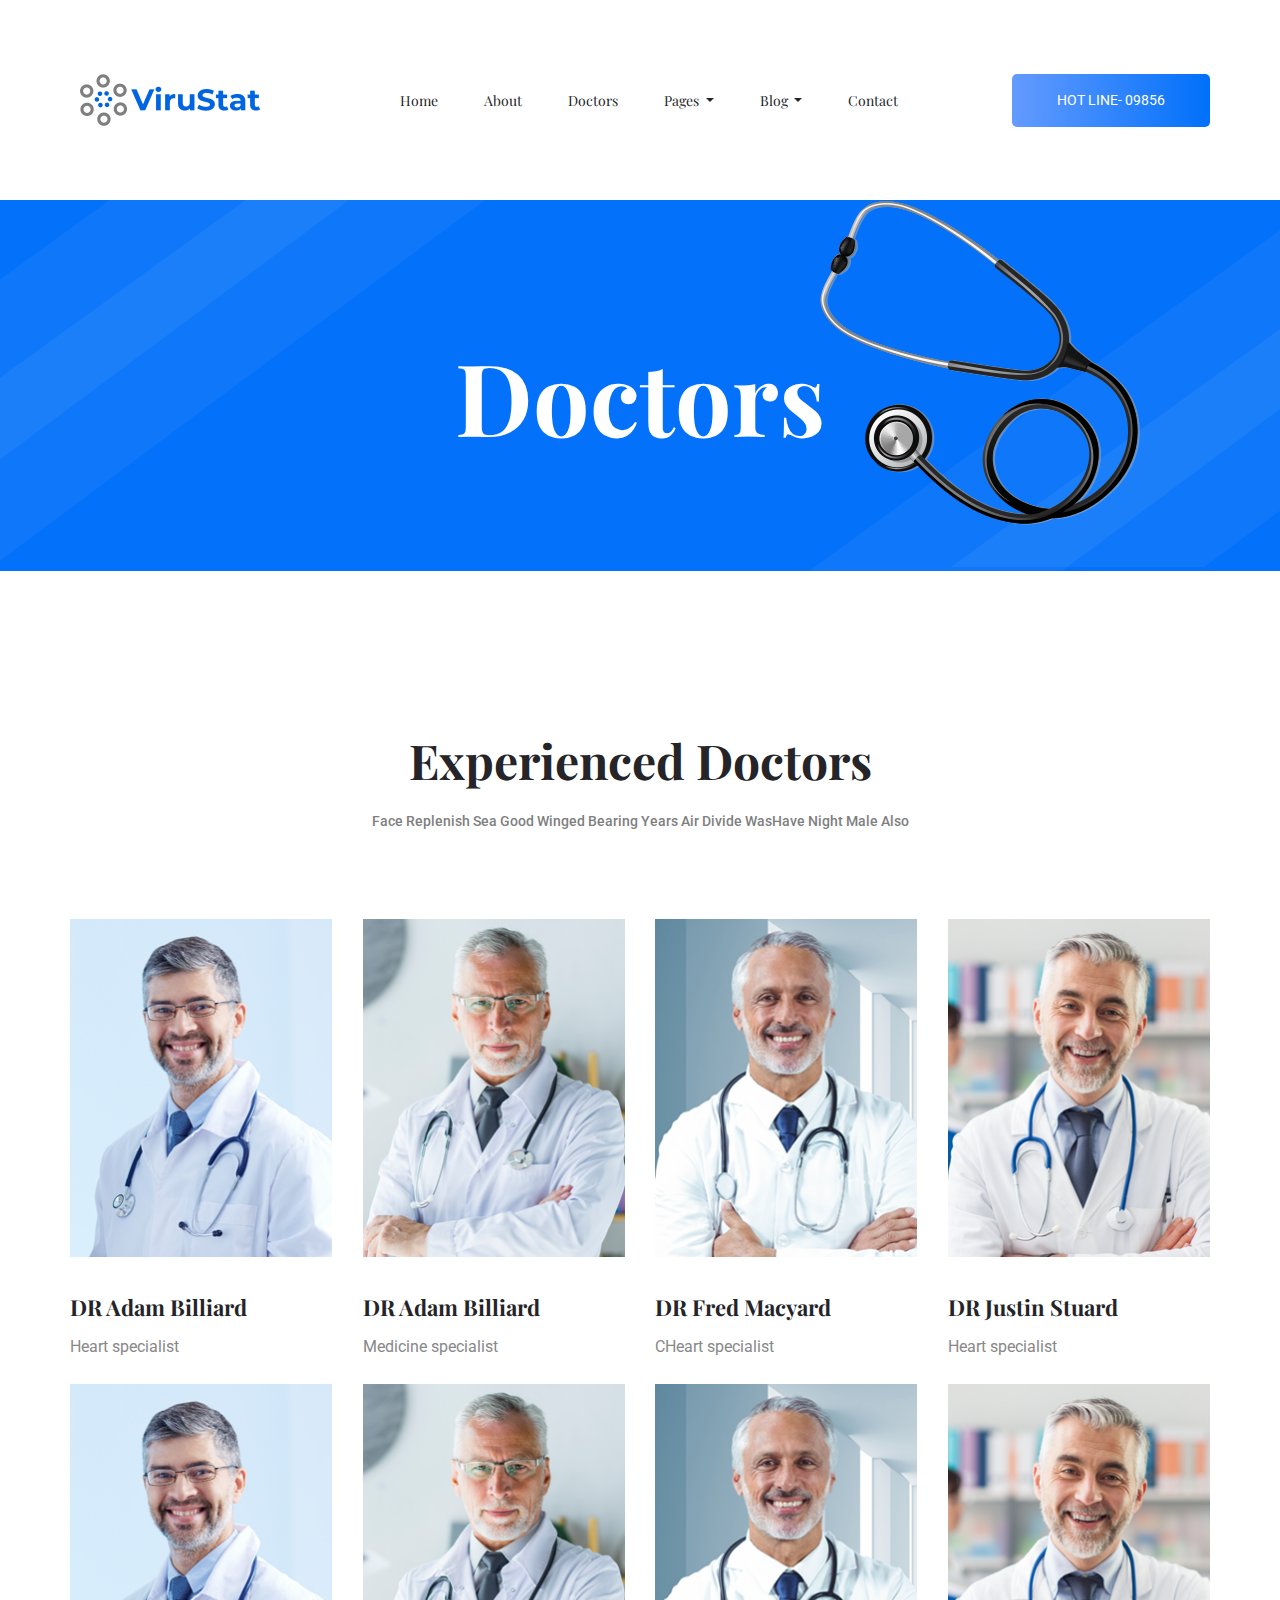
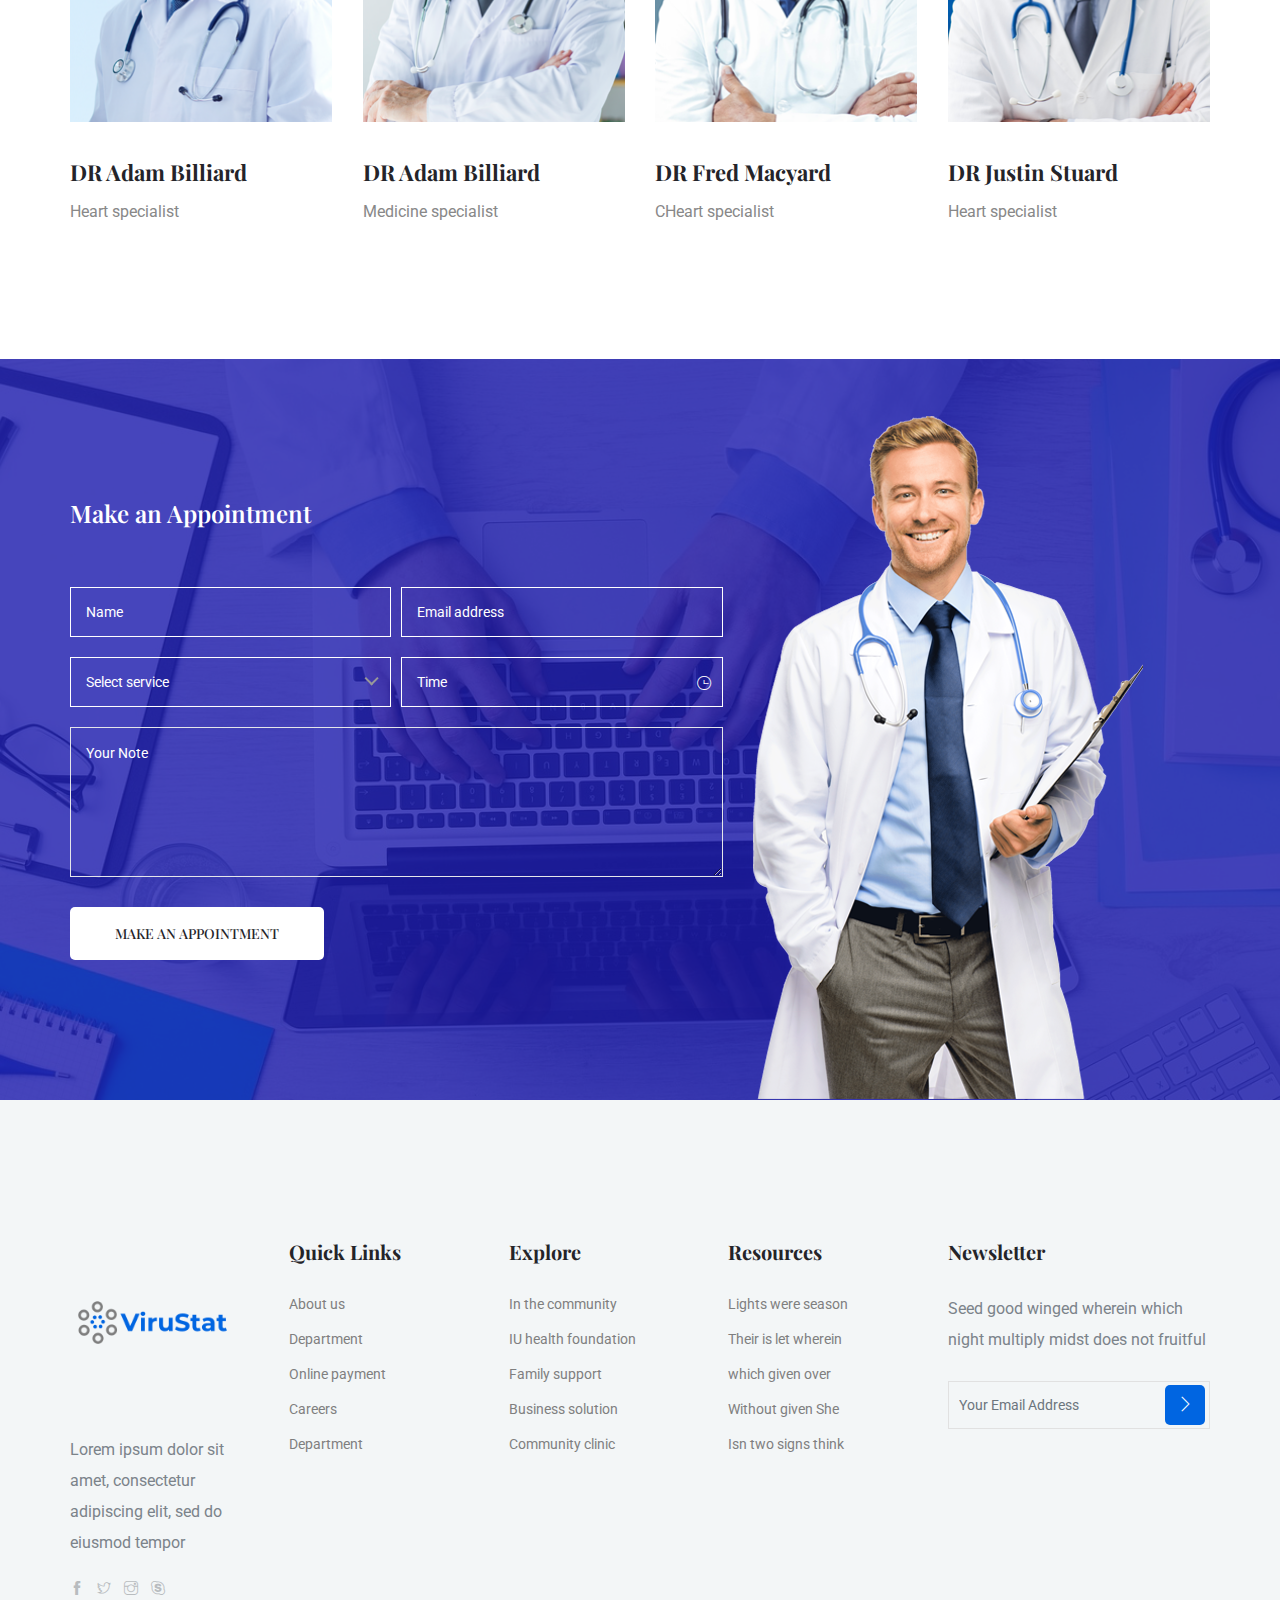
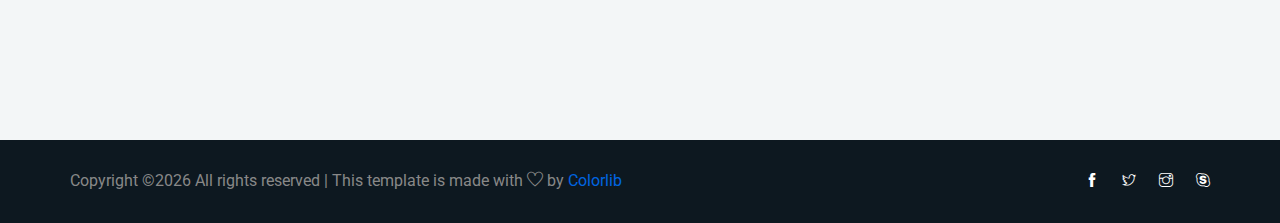
<file: doctor.html>
<!doctype html>
<html lang="en">

<head>
    <!-- Required meta tags -->
    <meta charset="utf-8">
    <meta name="viewport" content="width=device-width, initial-scale=1, shrink-to-fit=no">
    <title>medical</title>
    <link rel="icon" href="img/favicon.png">
    <!-- Bootstrap CSS -->
    <link rel="stylesheet" href="css/bootstrap.min.css">
    <!-- animate CSS -->
    <link rel="stylesheet" href="css/animate.css">
    <!-- owl carousel CSS -->
    <link rel="stylesheet" href="css/owl.carousel.min.css">
    <!-- themify CSS -->
    <link rel="stylesheet" href="css/themify-icons.css">
    <!-- flaticon CSS -->
    <link rel="stylesheet" href="css/flaticon.css">
    <!-- magnific popup CSS -->
    <link rel="stylesheet" href="css/magnific-popup.css">
    <!-- nice select CSS -->
    <link rel="stylesheet" href="css/nice-select.css">
    <!-- swiper CSS -->
    <link rel="stylesheet" href="css/slick.css">
    <!-- style CSS -->
    <link rel="stylesheet" href="css/style.css">
</head>

<body>
    <!--::header part start::-->
    <header class="main_menu">
        <div class="container">
            <div class="row align-items-center">
                <div class="col-lg-12">
                    <nav class="navbar navbar-expand-lg navbar-light">
                        <a class="navbar-brand" href="index.html"> <img src="img/logo.png" alt="logo"> </a>
                        <button class="navbar-toggler" type="button" data-toggle="collapse"
                            data-target="#navbarSupportedContent" aria-controls="navbarSupportedContent"
                            aria-expanded="false" aria-label="Toggle navigation">
                            <span class="navbar-toggler-icon"></span>
                        </button>

                        <div class="collapse navbar-collapse main-menu-item justify-content-center"
                            id="navbarSupportedContent">
                            <ul class="navbar-nav align-items-center">
                                <li class="nav-item active">
                                    <a class="nav-link" href="index.html">Home</a>
                                </li>
                                <li class="nav-item">
                                    <a class="nav-link" href="about.html">about</a>
                                </li>
                                <li class="nav-item">
                                    <a class="nav-link" href="Doctor.html">Doctors</a>
                                </li>

                                <li class="nav-item dropdown">
                                    <a class="nav-link dropdown-toggle" href="blog.html" id="navbarDropdown"
                                        role="button" data-toggle="dropdown" aria-haspopup="true" aria-expanded="false">
                                        Pages
                                    </a>
                                    <div class="dropdown-menu" aria-labelledby="navbarDropdown">
                                        <a class="dropdown-item" href="services.html">services</a>
                                        <a class="dropdown-item" href="dep.html">depertments</a>
                                        <a class="dropdown-item" href="elements.html">Elements</a>
                                    </div>
                                </li>
                                <li class="nav-item dropdown">
                                    <a class="nav-link dropdown-toggle" href="blog.html" id="navbarDropdown_1"
                                        role="button" data-toggle="dropdown" aria-haspopup="true" aria-expanded="false">
                                        blog
                                    </a>
                                    <div class="dropdown-menu" aria-labelledby="navbarDropdown_1">
                                        <a class="dropdown-item" href="blog.html">blog</a>
                                        <a class="dropdown-item" href="single-blog.html">Single blog</a>
                                    </div>
                                </li>

                                <li class="nav-item">
                                    <a class="nav-link" href="contact.html">Contact</a>
                                </li>
                            </ul>
                        </div>
                        <a class="btn_2 d-none d-lg-block" href="#">HOT LINE- 09856</a>
                    </nav>
                </div>
            </div>
        </div>
    </header>
    <!-- Header part end-->

    <!-- breadcrumb start-->
    <section class="breadcrumb_part breadcrumb_bg">
        <div class="container">
            <div class="row">
                <div class="col-lg-12">
                    <div class="breadcrumb_iner">
                        <div class="breadcrumb_iner_item">
                            <h2>doctors</h2>
                        </div>
                    </div>
                </div>
            </div>
        </div>
    </section>
    <!-- breadcrumb start-->

    <!--::doctor_part start::-->
    <section class="doctor_part single_page_doctor_part">
        <div class="container">
            <div class="row justify-content-center">
                <div class="col-xl-8">
                    <div class="section_tittle text-center">
                        <h2> Experienced Doctors</h2>
                        <p>Face replenish sea good winged bearing years air divide wasHave night male also</p>
                    </div>
                </div>
            </div>
            <div class="row">
                <div class="col-sm-6 col-lg-3">
                    <div class="single_blog_item">
                        <div class="single_blog_img">
                            <img src="img/doctor/doctor_1.png" alt="doctor">
                            <div class="social_icon">
                                <ul>
                                    <li><a href="#"> <i class="ti-facebook"></i> </a></li>
                                    <li><a href="#"> <i class="ti-twitter-alt"></i> </a></li>
                                    <li><a href="#"> <i class="ti-instagram"></i> </a></li>
                                    <li><a href="#"> <i class="ti-skype"></i> </a></li>
                                </ul>
                            </div>
                        </div>
                        <div class="single_text">
                            <div class="single_blog_text">
                                <h3>DR Adam Billiard</h3>
                                <p>Heart specialist</p>
                            </div>
                        </div>
                    </div>
                </div>
                <div class="col-sm-6 col-lg-3">
                    <div class="single_blog_item">
                        <div class="single_blog_img">
                            <img src="img/doctor/doctor_4.png" alt="doctor">
                            <div class="social_icon">
                                <ul>
                                    <li><a href="#"> <i class="ti-facebook"></i> </a></li>
                                    <li><a href="#"> <i class="ti-twitter-alt"></i> </a></li>
                                    <li><a href="#"> <i class="ti-instagram"></i> </a></li>
                                    <li><a href="#"> <i class="ti-skype"></i> </a></li>
                                </ul>
                            </div>
                        </div>
                        <div class="single_text">
                            <div class="single_blog_text">
                                <h3>DR Adam Billiard</h3>
                                <p>Medicine specialist</p>
                            </div>
                        </div>
                    </div>
                </div>
                <div class="col-sm-6 col-lg-3">
                    <div class="single_blog_item">
                        <div class="single_blog_img">
                            <img src="img/doctor/doctor_2.png" alt="doctor">
                            <div class="social_icon">
                                <ul>
                                    <li><a href="#"> <i class="ti-facebook"></i> </a></li>
                                    <li><a href="#"> <i class="ti-twitter-alt"></i> </a></li>
                                    <li><a href="#"> <i class="ti-instagram"></i> </a></li>
                                    <li><a href="#"> <i class="ti-skype"></i> </a></li>
                                </ul>
                            </div>
                        </div>
                        <div class="single_text">
                            <div class="single_blog_text">
                                <h3>DR Fred Macyard</h3>
                                <p>CHeart specialist</p>
                            </div>
                        </div>
                    </div>
                </div>
                <div class="col-sm-6 col-lg-3">
                    <div class="single_blog_item">
                        <div class="single_blog_img">
                            <img src="img/doctor/doctor_3.png" alt="doctor">
                            <div class="social_icon">
                                <ul>
                                    <li><a href="#"> <i class="ti-facebook"></i> </a></li>
                                    <li><a href="#"> <i class="ti-twitter-alt"></i> </a></li>
                                    <li><a href="#"> <i class="ti-instagram"></i> </a></li>
                                    <li><a href="#"> <i class="ti-skype"></i> </a></li>
                                </ul>
                            </div>
                        </div>
                        <div class="single_text">
                            <div class="single_blog_text">
                                <h3>DR Justin Stuard</h3>
                                <p>Heart specialist</p>
                            </div>
                        </div>
                    </div>
                </div>
                <div class="col-sm-6 col-lg-3">
                    <div class="single_blog_item">
                        <div class="single_blog_img">
                            <img src="img/doctor/doctor_1.png" alt="doctor">
                            <div class="social_icon">
                                <ul>
                                    <li><a href="#"> <i class="ti-facebook"></i> </a></li>
                                    <li><a href="#"> <i class="ti-twitter-alt"></i> </a></li>
                                    <li><a href="#"> <i class="ti-instagram"></i> </a></li>
                                    <li><a href="#"> <i class="ti-skype"></i> </a></li>
                                </ul>
                            </div>
                        </div>
                        <div class="single_text">
                            <div class="single_blog_text">
                                <h3>DR Adam Billiard</h3>
                                <p>Heart specialist</p>
                            </div>
                        </div>
                    </div>
                </div>
                <div class="col-sm-6 col-lg-3">
                    <div class="single_blog_item">
                        <div class="single_blog_img">
                            <img src="img/doctor/doctor_4.png" alt="doctor">
                            <div class="social_icon">
                                <ul>
                                    <li><a href="#"> <i class="ti-facebook"></i> </a></li>
                                    <li><a href="#"> <i class="ti-twitter-alt"></i> </a></li>
                                    <li><a href="#"> <i class="ti-instagram"></i> </a></li>
                                    <li><a href="#"> <i class="ti-skype"></i> </a></li>
                                </ul>
                            </div>
                        </div>
                        <div class="single_text">
                            <div class="single_blog_text">
                                <h3>DR Adam Billiard</h3>
                                <p>Medicine specialist</p>
                            </div>
                        </div>
                    </div>
                </div>
                <div class="col-sm-6 col-lg-3">
                    <div class="single_blog_item">
                        <div class="single_blog_img">
                            <img src="img/doctor/doctor_2.png" alt="doctor">
                            <div class="social_icon">
                                <ul>
                                    <li><a href="#"> <i class="ti-facebook"></i> </a></li>
                                    <li><a href="#"> <i class="ti-twitter-alt"></i> </a></li>
                                    <li><a href="#"> <i class="ti-instagram"></i> </a></li>
                                    <li><a href="#"> <i class="ti-skype"></i> </a></li>
                                </ul>
                            </div>
                        </div>
                        <div class="single_text">
                            <div class="single_blog_text">
                                <h3>DR Fred Macyard</h3>
                                <p>CHeart specialist</p>
                            </div>
                        </div>
                    </div>
                </div>
                <div class="col-sm-6 col-lg-3">
                    <div class="single_blog_item">
                        <div class="single_blog_img">
                            <img src="img/doctor/doctor_3.png" alt="doctor">
                            <div class="social_icon">
                                <ul>
                                    <li><a href="#"> <i class="ti-facebook"></i> </a></li>
                                    <li><a href="#"> <i class="ti-twitter-alt"></i> </a></li>
                                    <li><a href="#"> <i class="ti-instagram"></i> </a></li>
                                    <li><a href="#"> <i class="ti-skype"></i> </a></li>
                                </ul>
                            </div>
                        </div>
                        <div class="single_text">
                            <div class="single_blog_text">
                                <h3>DR Justin Stuard</h3>
                                <p>Heart specialist</p>
                            </div>
                        </div>
                    </div>
                </div>
            </div>
        </div>
    </section>
    <!--::doctor_part end::-->

    <!--::regervation_part start::-->
    <section class="regervation_part section_padding">
        <div class="container">
            <div class="row align-items-center regervation_content">
                <div class="col-lg-7">
                    <div class="regervation_part_iner">
                        <form>
                            <h2>Make an Appointment</h2>
                            <div class="form-row">
                                <div class="form-group col-md-6">
                                    <input type="email" class="form-control" id="inputEmail4" placeholder="Name">
                                </div>
                                <div class="form-group col-md-6">
                                    <input type="password" class="form-control" id="inputPassword4"
                                        placeholder="Email address">
                                </div>
                                <div class="form-group col-md-6">
                                    <select class="form-control" id="Select">
                                        <option value="1" selected>Select service</option>
                                        <option value="2">Name of service</option>
                                        <option value="3">Name of service</option>
                                        <option value="4">Name of service</option>
                                        <option value="5">Name of service</option>
                                    </select>
                                </div>
                                <div class="form-group time_icon col-md-6">
                                    <select class="form-control" id="Select2">
                                        <option value="" selected>Time</option>
                                        <option value="1">8 AM TO 10AM</option>
                                        <option value="1">10 AM TO 12PM</option>
                                        <option value="1">12PM TO 2PM</option>
                                        <option value="1">2PM TO 4PM</option>
                                        <option value="1">4PM TO 6PM</option>
                                        <option value="1">6PM TO 8PM</option>
                                        <option value="1">4PM TO 10PM</option>
                                        <option value="1">10PM TO 12PM</option>
                                    </select>
                                </div>
                                <div class="form-group col-md-12">
                                    <textarea class="form-control" id="Textarea" rows="4"
                                        placeholder="Your Note "></textarea>
                                </div>
                            </div>
                            <div class="regerv_btn">
                                <a href="#" class="btn_2">Make an Appointment</a>
                            </div>
                        </form>
                    </div>
                </div>
                <div class="col-lg-5 col-md-6">
                    <div class="reservation_img">
                        <img src="img/reservation.png" alt="" class="reservation_img_iner">
                    </div>
                </div>
            </div>
        </div>
    </section>
    <!--::regervation_part end::-->

    <!-- footer part start-->
    <footer class="footer-area">
        <div class="footer section_padding">
            <div class="container">
                <div class="row justify-content-between">
                    <div class="col-xl-2 col-md-4 col-sm-6 single-footer-widget">
                        <a href="#" class="footer_logo"> <img src="img/logo.png" alt="#"> </a>
                        <p>Lorem ipsum dolor sit amet, consectetur adipiscing elit, sed do eiusmod tempor </p>
                        <div class="social_logo">
                            <a href="#"><i class="ti-facebook"></i></a>
                            <a href="#"> <i class="ti-twitter"></i> </a>
                            <a href="#"><i class="ti-instagram"></i></a>
                            <a href="#"><i class="ti-skype"></i></a>
                        </div>
                    </div>
                    <div class="col-xl-2 col-sm-6 col-md-4 single-footer-widget">
                        <h4>Quick Links</h4>
                        <ul>
                            <li><a href="#">About us</a></li>
                            <li><a href="#">Department</a></li>
                            <li><a href="#"> Online payment</a></li>
                            <li><a href="#">Careers</a></li>
                            <li><a href="#">Department</a></li>
                        </ul>
                    </div>
                    <div class="col-xl-2 col-sm-6 col-md-4 single-footer-widget">
                        <h4>Explore</h4>
                        <ul>
                            <li><a href="#">In the community</a></li>
                            <li><a href="#">IU health foundation</a></li>
                            <li><a href="#">Family support </a></li>
                            <li><a href="#">Business solution</a></li>
                            <li><a href="#">Community clinic</a></li>
                        </ul>
                    </div>
                    <div class="col-xl-2 col-sm-6 col-md-6 single-footer-widget">
                        <h4>Resources</h4>
                        <ul>
                            <li><a href="#">Lights were season</a></li>
                            <li><a href="#"> Their is let wherein</a></li>
                            <li><a href="#">which given over</a></li>
                            <li><a href="#">Without given She</a></li>
                            <li><a href="#">Isn two signs think</a></li>
                        </ul>
                    </div>
                    <div class="col-xl-3 col-sm-6 col-md-6 single-footer-widget">
                        <h4>Newsletter</h4>
                        <p>Seed good winged wherein which night multiply
                            midst does not fruitful</p>
                        <div class="form-wrap" id="mc_embed_signup">
                            <form target="_blank"
                                action="https://spondonit.us12.list-manage.com/subscribe/post?u=1462626880ade1ac87bd9c93a&amp;id=92a4423d01"
                                method="get" class="form-inline">
                                <input class="form-control" name="EMAIL" placeholder="Your Email Address"
                                    onfocus="this.placeholder = ''" onblur="this.placeholder = 'Your Email Address '"
                                    required="" type="email">
                                <button class="click-btn btn btn-default text-uppercase"> <i class="ti-angle-right"></i>
                                </button>
                                <div style="position: absolute; left: -5000px;">
                                    <input name="b_36c4fd991d266f23781ded980_aefe40901a" tabindex="-1" value=""
                                        type="text">
                                </div>

                                <div class="info"></div>
                            </form>
                        </div>
                    </div>
                </div>
            </div>
        </div>

        <div class="copyright_part">
            <div class="container">
                <div class="row align-items-center">
                    <p class="footer-text m-0 col-lg-8 col-md-12"><!-- Link back to Colorlib can't be removed. Template is licensed under CC BY 3.0. -->
Copyright &copy;<script>document.write(new Date().getFullYear());</script> All rights reserved | This template is made with <i class="ti-heart" aria-hidden="true"></i> by <a href="https://colorlib.com" target="_blank">Colorlib</a>
<!-- Link back to Colorlib can't be removed. Template is licensed under CC BY 3.0. -->
</p>
                    <div class="col-lg-4 col-md-12 text-center text-lg-right footer-social">
                        <a href="#"><i class="ti-facebook"></i></a>
                        <a href="#"> <i class="ti-twitter"></i> </a>
                        <a href="#"><i class="ti-instagram"></i></a>
                        <a href="#"><i class="ti-skype"></i></a>
                    </div>
                </div>
            </div>
        </div>
    </footer>

    <!-- footer part end-->

    <!-- jquery plugins here-->

    <script src="js/jquery-1.12.1.min.js"></script>
    <!-- popper js -->
    <script src="js/popper.min.js"></script>
    <!-- bootstrap js -->
    <script src="js/bootstrap.min.js"></script>
    <!-- owl carousel js -->
    <script src="js/owl.carousel.min.js"></script>
    <script src="js/jquery.nice-select.min.js"></script>
    <!-- contact js -->
    <script src="js/jquery.ajaxchimp.min.js"></script>
    <script src="js/jquery.form.js"></script>
    <script src="js/jquery.validate.min.js"></script>
    <script src="js/mail-script.js"></script>
    <script src="js/contact.js"></script>
    <!-- custom js -->
    <script src="js/custom.js"></script>
</body>

</html>
</file>
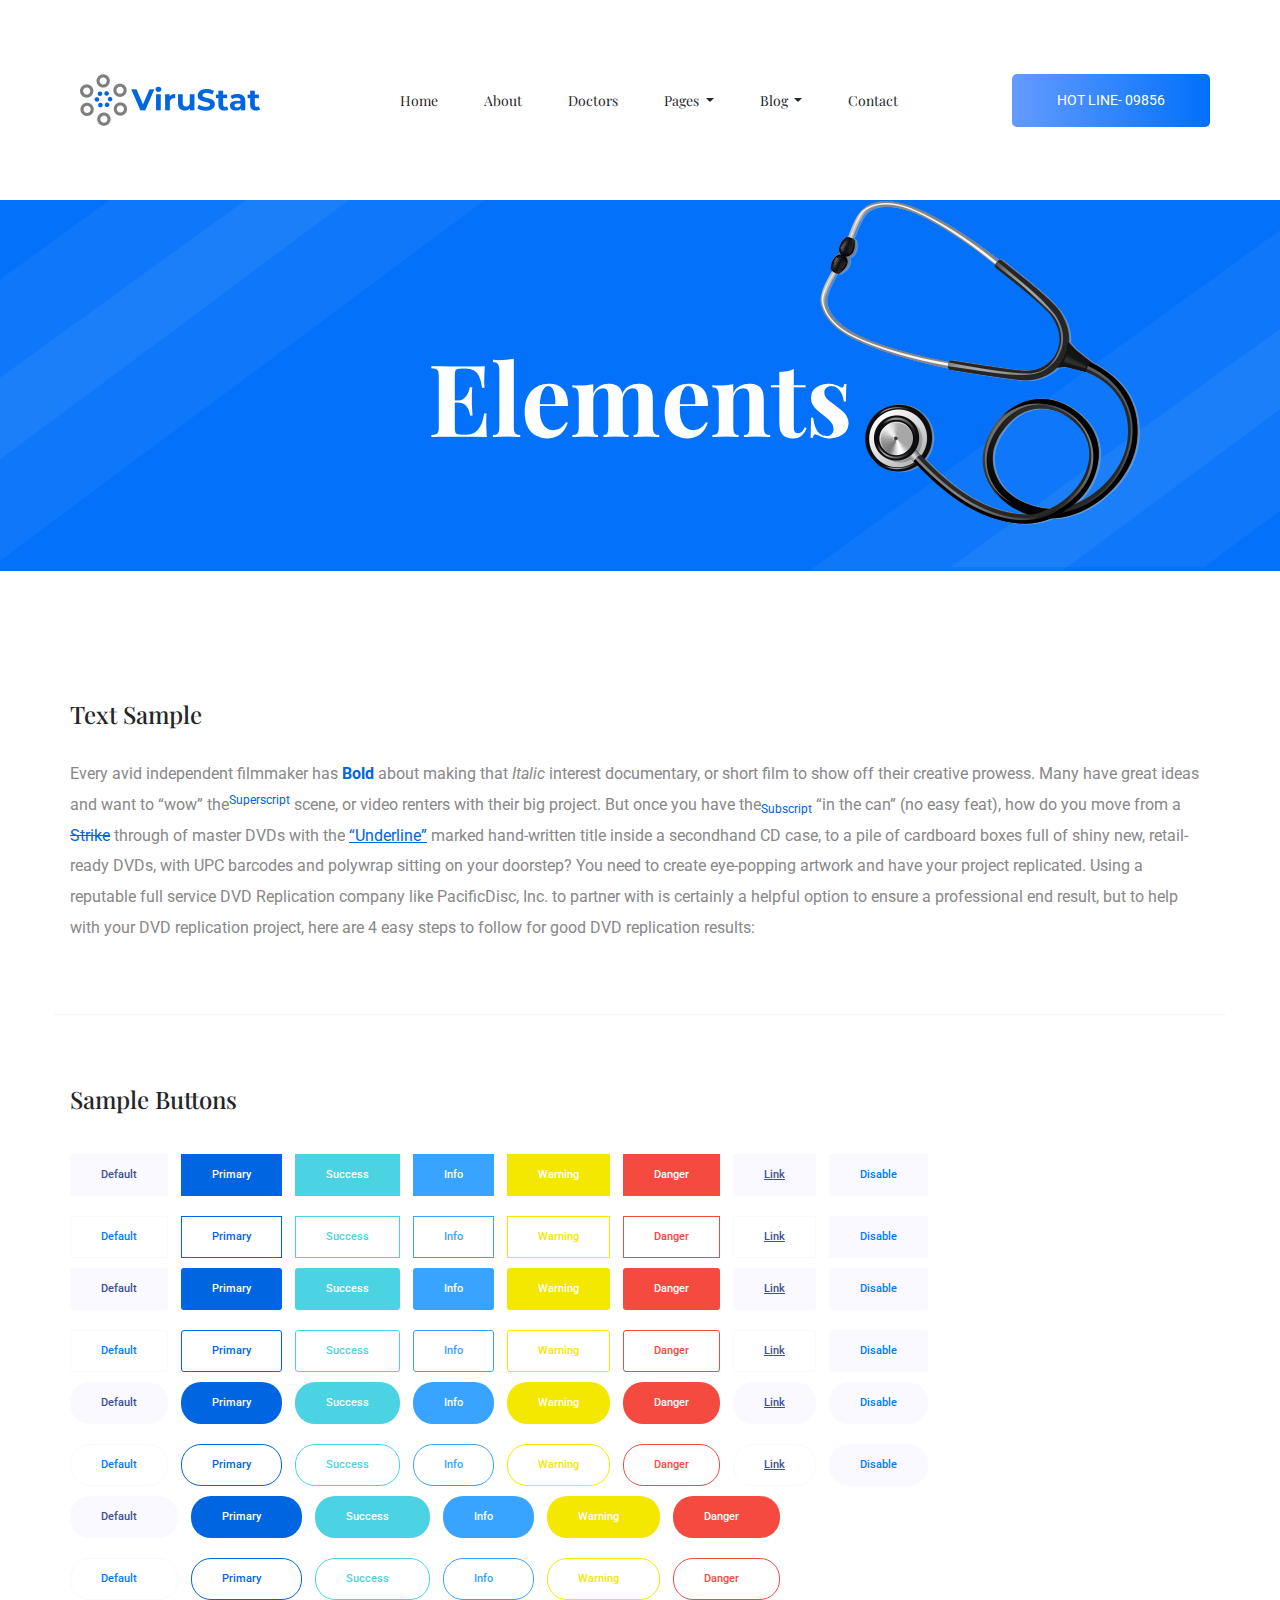
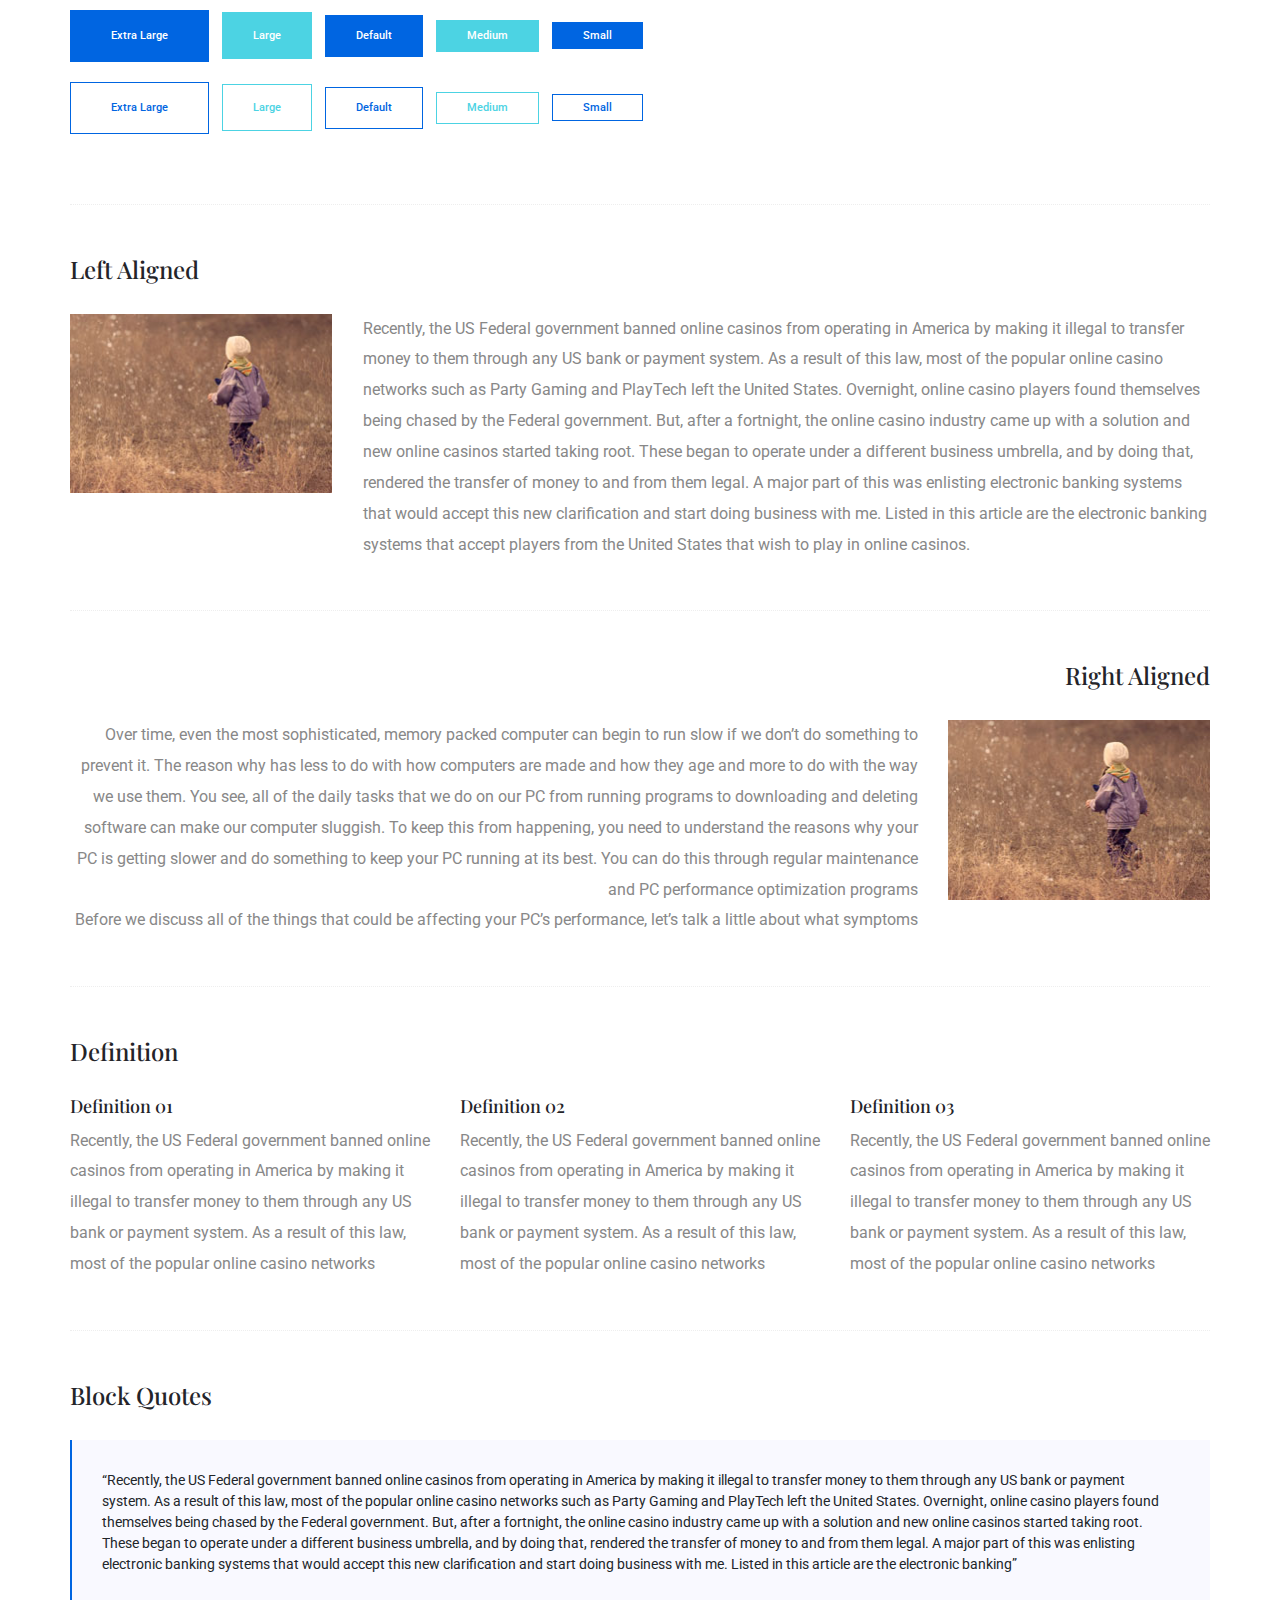
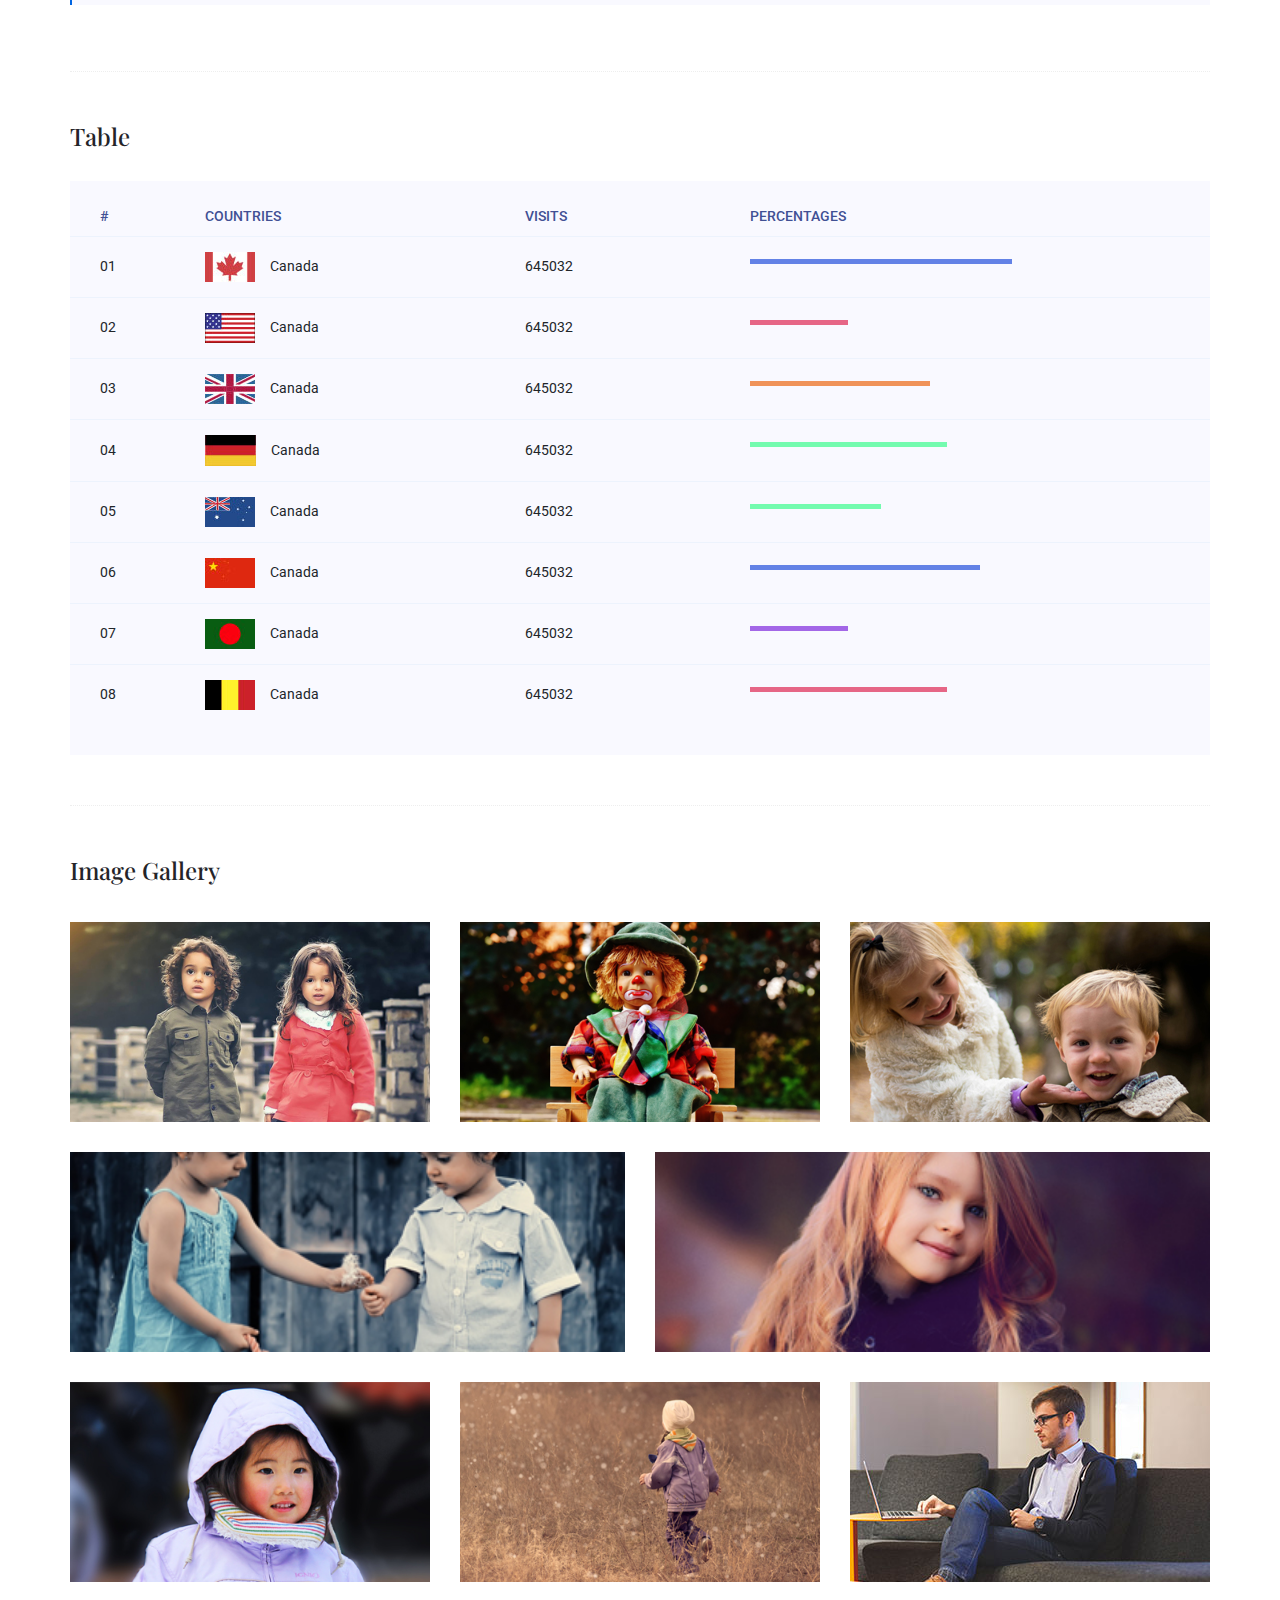
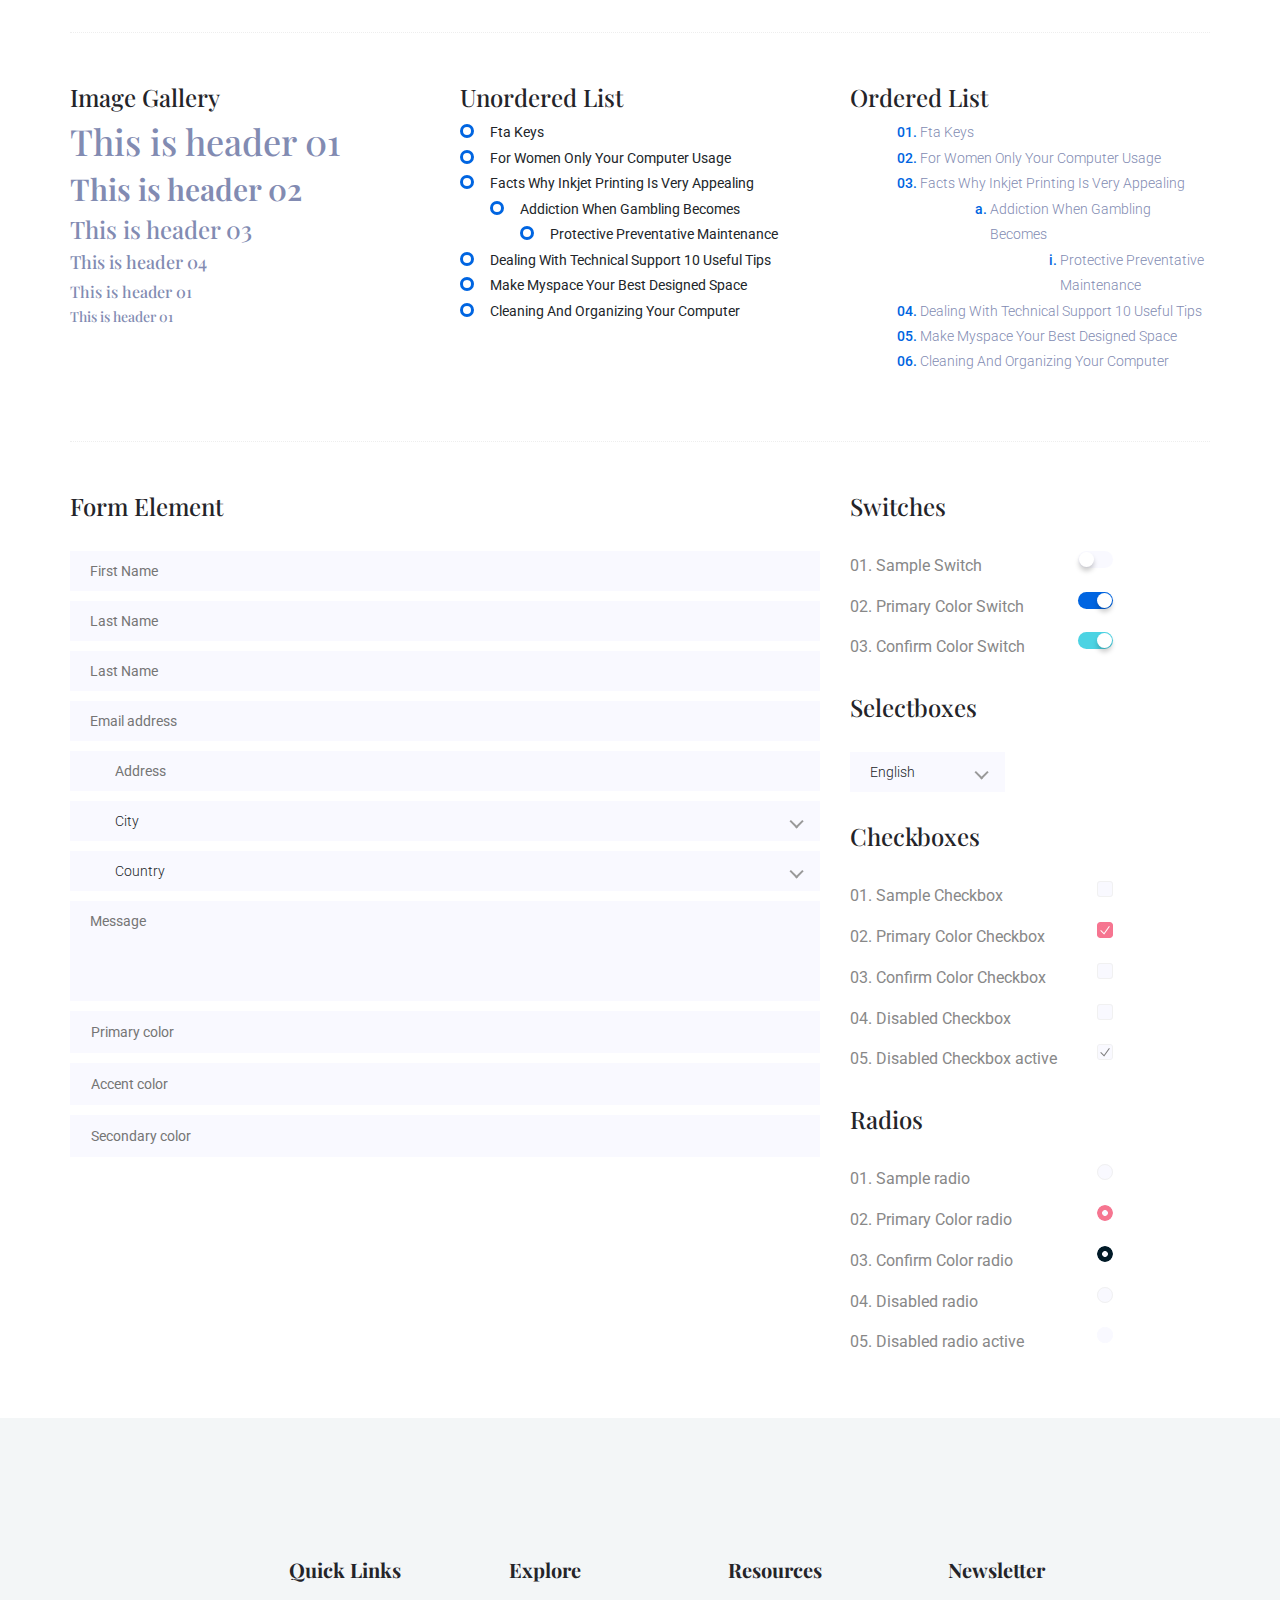
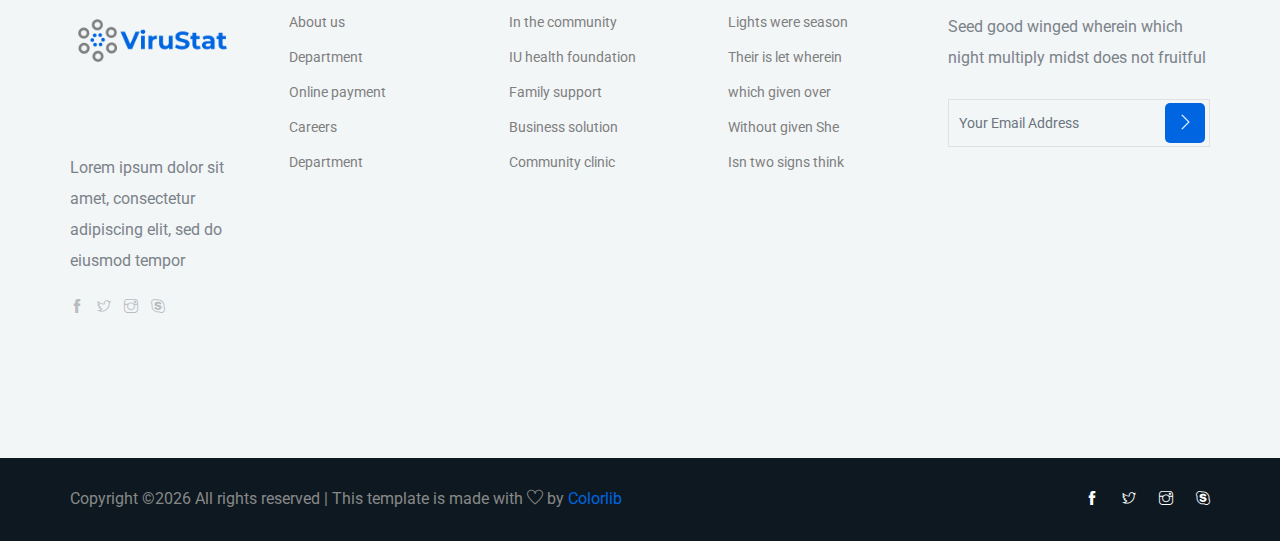
<file: elements.html>
<!doctype html>
<html lang="en">

<head>
    <!-- Required meta tags -->
    <meta charset="utf-8">
    <meta name="viewport" content="width=device-width, initial-scale=1, shrink-to-fit=no">
    <title>medical</title>
    <link rel="icon" href="img/favicon.png">
    <!-- Bootstrap CSS -->
    <link rel="stylesheet" href="css/bootstrap.min.css">
    <!-- animate CSS -->
    <link rel="stylesheet" href="css/animate.css">
    <!-- owl carousel CSS -->
    <link rel="stylesheet" href="css/owl.carousel.min.css">
    <!-- themify CSS -->
    <link rel="stylesheet" href="css/themify-icons.css">
    <!-- flaticon CSS -->
    <link rel="stylesheet" href="css/flaticon.css">
    <!-- magnific popup CSS -->
    <link rel="stylesheet" href="css/magnific-popup.css">
    <!-- nice select CSS -->
    <link rel="stylesheet" href="css/nice-select.css">
    <!-- swiper CSS -->
    <link rel="stylesheet" href="css/slick.css">
    <!-- style CSS -->
    <link rel="stylesheet" href="css/style.css">
</head>

<body>
    <!--::header part start::-->
    <header class="main_menu">
        <div class="container">
            <div class="row align-items-center">
                <div class="col-lg-12">
                    <nav class="navbar navbar-expand-lg navbar-light">
                        <a class="navbar-brand" href="index.html"> <img src="img/logo.png" alt="logo"> </a>
                        <button class="navbar-toggler" type="button" data-toggle="collapse"
                            data-target="#navbarSupportedContent" aria-controls="navbarSupportedContent"
                            aria-expanded="false" aria-label="Toggle navigation">
                            <span class="navbar-toggler-icon"></span>
                        </button>

                        <div class="collapse navbar-collapse main-menu-item justify-content-center"
                            id="navbarSupportedContent">
                            <ul class="navbar-nav align-items-center">
                                <li class="nav-item active">
                                    <a class="nav-link" href="index.html">Home</a>
                                </li>
                                <li class="nav-item">
                                    <a class="nav-link" href="about.html">about</a>
                                </li>
                                <li class="nav-item">
                                    <a class="nav-link" href="Doctor.html">Doctors</a>
                                </li>

                                <li class="nav-item dropdown">
                                    <a class="nav-link dropdown-toggle" href="blog.html" id="navbarDropdown"
                                        role="button" data-toggle="dropdown" aria-haspopup="true" aria-expanded="false">
                                        Pages
                                    </a>
                                    <div class="dropdown-menu" aria-labelledby="navbarDropdown">
                                        <a class="dropdown-item" href="services.html">services</a>
                                        <a class="dropdown-item" href="dep.html">depertments</a>
                                        <a class="dropdown-item" href="elements.html">Elements</a>
                                    </div>
                                </li>
                                <li class="nav-item dropdown">
                                    <a class="nav-link dropdown-toggle" href="blog.html" id="navbarDropdown_1"
                                        role="button" data-toggle="dropdown" aria-haspopup="true" aria-expanded="false">
                                        blog
                                    </a>
                                    <div class="dropdown-menu" aria-labelledby="navbarDropdown_1">
                                        <a class="dropdown-item" href="blog.html">blog</a>
                                        <a class="dropdown-item" href="single-blog.html">Single blog</a>
                                    </div>
                                </li>

                                <li class="nav-item">
                                    <a class="nav-link" href="contact.html">Contact</a>
                                </li>
                            </ul>
                        </div>
                        <a class="btn_2 d-none d-lg-block" href="#">HOT LINE- 09856</a>
                    </nav>
                </div>
            </div>
        </div>
    </header>
    <!-- Header part end-->

    <!-- breadcrumb start-->
    <section class="breadcrumb_part breadcrumb_bg">
        <div class="container">
            <div class="row">
                <div class="col-lg-12">
                    <div class="breadcrumb_iner">
                        <div class="breadcrumb_iner_item">
                            <h2>elements</h2>
                        </div>
                    </div>
                </div>
            </div>
        </div>
    </section>
    <!-- breadcrumb start-->
	<!-- Start Sample Area -->
	<section class="sample-text-area">
		<div class="container box_1170">
			<h3 class="text-heading">Text Sample</h3>
			<p class="sample-text">
				Every avid independent filmmaker has <b>Bold</b> about making that <i>Italic</i> interest documentary,
				or short
				film to show off their creative prowess. Many have great ideas and want to “wow”
				the<sup>Superscript</sup> scene,
				or video renters with their big project. But once you have the<sub>Subscript</sub> “in the can” (no easy
				feat), how
				do you move from a <del>Strike</del> through of master DVDs with the <u>“Underline”</u> marked
				hand-written title
				inside a secondhand CD case, to a pile of cardboard boxes full of shiny new, retail-ready DVDs, with UPC
				barcodes
				and polywrap sitting on your doorstep? You need to create eye-popping artwork and have your project
				replicated.
				Using a reputable full service DVD Replication company like PacificDisc, Inc. to partner with is
				certainly a
				helpful option to ensure a professional end result, but to help with your DVD replication project, here
				are 4 easy
				steps to follow for good DVD replication results:

			</p>
		</div>
	</section>
	<!-- End Sample Area -->

	<!-- Start Button -->
	<section class="button-area">
		<div class="container box_1170 border-top-generic">
			<h3 class="text-heading">Sample Buttons</h3>
			<div class="button-group-area">
				<a href="#" class="genric-btn default">Default</a>
				<a href="#" class="genric-btn primary">Primary</a>
				<a href="#" class="genric-btn success">Success</a>
				<a href="#" class="genric-btn info">Info</a>
				<a href="#" class="genric-btn warning">Warning</a>
				<a href="#" class="genric-btn danger">Danger</a>
				<a href="#" class="genric-btn link">Link</a>
				<a href="#" class="genric-btn disable">Disable</a>
			</div>
			<div class="button-group-area mt-10">
				<a href="#" class="genric-btn default-border">Default</a>
				<a href="#" class="genric-btn primary-border">Primary</a>
				<a href="#" class="genric-btn success-border">Success</a>
				<a href="#" class="genric-btn info-border">Info</a>
				<a href="#" class="genric-btn warning-border">Warning</a>
				<a href="#" class="genric-btn danger-border">Danger</a>
				<a href="#" class="genric-btn link-border">Link</a>
				<a href="#" class="genric-btn disable">Disable</a>
			</div>
			<div class="button-group-area mt-40">
				<a href="#" class="genric-btn default radius">Default</a>
				<a href="#" class="genric-btn primary radius">Primary</a>
				<a href="#" class="genric-btn success radius">Success</a>
				<a href="#" class="genric-btn info radius">Info</a>
				<a href="#" class="genric-btn warning radius">Warning</a>
				<a href="#" class="genric-btn danger radius">Danger</a>
				<a href="#" class="genric-btn link radius">Link</a>
				<a href="#" class="genric-btn disable radius">Disable</a>
			</div>
			<div class="button-group-area mt-10">
				<a href="#" class="genric-btn default-border radius">Default</a>
				<a href="#" class="genric-btn primary-border radius">Primary</a>
				<a href="#" class="genric-btn success-border radius">Success</a>
				<a href="#" class="genric-btn info-border radius">Info</a>
				<a href="#" class="genric-btn warning-border radius">Warning</a>
				<a href="#" class="genric-btn danger-border radius">Danger</a>
				<a href="#" class="genric-btn link-border radius">Link</a>
				<a href="#" class="genric-btn disable radius">Disable</a>
			</div>
			<div class="button-group-area mt-40">
				<a href="#" class="genric-btn default circle">Default</a>
				<a href="#" class="genric-btn primary circle">Primary</a>
				<a href="#" class="genric-btn success circle">Success</a>
				<a href="#" class="genric-btn info circle">Info</a>
				<a href="#" class="genric-btn warning circle">Warning</a>
				<a href="#" class="genric-btn danger circle">Danger</a>
				<a href="#" class="genric-btn link circle">Link</a>
				<a href="#" class="genric-btn disable circle">Disable</a>
			</div>
			<div class="button-group-area mt-10">
				<a href="#" class="genric-btn default-border circle">Default</a>
				<a href="#" class="genric-btn primary-border circle">Primary</a>
				<a href="#" class="genric-btn success-border circle">Success</a>
				<a href="#" class="genric-btn info-border circle">Info</a>
				<a href="#" class="genric-btn warning-border circle">Warning</a>
				<a href="#" class="genric-btn danger-border circle">Danger</a>
				<a href="#" class="genric-btn link-border circle">Link</a>
				<a href="#" class="genric-btn disable circle">Disable</a>
			</div>
			<div class="button-group-area mt-40">
				<a href="#" class="genric-btn default circle arrow">Default<span class="lnr lnr-arrow-right"></span></a>
				<a href="#" class="genric-btn primary circle arrow">Primary<span class="lnr lnr-arrow-right"></span></a>
				<a href="#" class="genric-btn success circle arrow">Success<span class="lnr lnr-arrow-right"></span></a>
				<a href="#" class="genric-btn info circle arrow">Info<span class="lnr lnr-arrow-right"></span></a>
				<a href="#" class="genric-btn warning circle arrow">Warning<span class="lnr lnr-arrow-right"></span></a>
				<a href="#" class="genric-btn danger circle arrow">Danger<span class="lnr lnr-arrow-right"></span></a>
			</div>
			<div class="button-group-area mt-10">
				<a href="#" class="genric-btn default-border circle arrow">Default<span
						class="lnr lnr-arrow-right"></span></a>
				<a href="#" class="genric-btn primary-border circle arrow">Primary<span
						class="lnr lnr-arrow-right"></span></a>
				<a href="#" class="genric-btn success-border circle arrow">Success<span
						class="lnr lnr-arrow-right"></span></a>
				<a href="#" class="genric-btn info-border circle arrow">Info<span
						class="lnr lnr-arrow-right"></span></a>
				<a href="#" class="genric-btn warning-border circle arrow">Warning<span
						class="lnr lnr-arrow-right"></span></a>
				<a href="#" class="genric-btn danger-border circle arrow">Danger<span
						class="lnr lnr-arrow-right"></span></a>
			</div>
			<div class="button-group-area mt-40">
				<a href="#" class="genric-btn primary e-large">Extra Large</a>
				<a href="#" class="genric-btn success large">Large</a>
				<a href="#" class="genric-btn primary">Default</a>
				<a href="#" class="genric-btn success medium">Medium</a>
				<a href="#" class="genric-btn primary small">Small</a>
			</div>
			<div class="button-group-area mt-10">
				<a href="#" class="genric-btn primary-border e-large">Extra Large</a>
				<a href="#" class="genric-btn success-border large">Large</a>
				<a href="#" class="genric-btn primary-border">Default</a>
				<a href="#" class="genric-btn success-border medium">Medium</a>
				<a href="#" class="genric-btn primary-border small">Small</a>
			</div>
		</div>
	</section>
	<!-- End Button -->

	<!-- Start Align Area -->
	<div class="whole-wrap">
		<div class="container box_1170">
			<div class="section-top-border">
				<h3 class="mb-30">Left Aligned</h3>
				<div class="row">
					<div class="col-md-3">
						<img src="img/elements/d.jpg" alt="" class="img-fluid">
					</div>
					<div class="col-md-9 mt-sm-20">
						<p>Recently, the US Federal government banned online casinos from operating in America by making
							it illegal to
							transfer money to them through any US bank or payment system. As a result of this law, most
							of the popular
							online casino networks such as Party Gaming and PlayTech left the United States. Overnight,
							online casino
							players found themselves being chased by the Federal government. But, after a fortnight, the
							online casino
							industry came up with a solution and new online casinos started taking root. These began to
							operate under a
							different business umbrella, and by doing that, rendered the transfer of money to and from
							them legal. A major
							part of this was enlisting electronic banking systems that would accept this new
							clarification and start doing
							business with me. Listed in this article are the electronic banking systems that accept
							players from the United
							States that wish to play in online casinos.</p>
					</div>
				</div>
			</div>
			<div class="section-top-border text-right">
				<h3 class="mb-30">Right Aligned</h3>
				<div class="row">
					<div class="col-md-9">
						<p class="text-right">Over time, even the most sophisticated, memory packed computer can begin
							to run slow if we
							don’t do something to prevent it. The reason why has less to do with how computers are made
							and how they age and
							more to do with the way we use them. You see, all of the daily tasks that we do on our PC
							from running programs
							to downloading and deleting software can make our computer sluggish. To keep this from
							happening, you need to
							understand the reasons why your PC is getting slower and do something to keep your PC
							running at its best. You
							can do this through regular maintenance and PC performance optimization programs</p>
						<p class="text-right">Before we discuss all of the things that could be affecting your PC’s
							performance, let’s
							talk a little about what symptoms</p>
					</div>
					<div class="col-md-3">
						<img src="img/elements/d.jpg" alt="" class="img-fluid">
					</div>
				</div>
			</div>
			<div class="section-top-border">
				<h3 class="mb-30">Definition</h3>
				<div class="row">
					<div class="col-md-4">
						<div class="single-defination">
							<h4 class="mb-20">Definition 01</h4>
							<p>Recently, the US Federal government banned online casinos from operating in America by
								making it illegal to
								transfer money to them through any US bank or payment system. As a result of this law,
								most of the popular
								online casino networks</p>
						</div>
					</div>
					<div class="col-md-4">
						<div class="single-defination">
							<h4 class="mb-20">Definition 02</h4>
							<p>Recently, the US Federal government banned online casinos from operating in America by
								making it illegal to
								transfer money to them through any US bank or payment system. As a result of this law,
								most of the popular
								online casino networks</p>
						</div>
					</div>
					<div class="col-md-4">
						<div class="single-defination">
							<h4 class="mb-20">Definition 03</h4>
							<p>Recently, the US Federal government banned online casinos from operating in America by
								making it illegal to
								transfer money to them through any US bank or payment system. As a result of this law,
								most of the popular
								online casino networks</p>
						</div>
					</div>
				</div>
			</div>
			<div class="section-top-border">
				<h3 class="mb-30">Block Quotes</h3>
				<div class="row">
					<div class="col-lg-12">
						<blockquote class="generic-blockquote">
							“Recently, the US Federal government banned online casinos from operating in America by
							making it illegal to
							transfer money to them through any US bank or payment system. As a result of this law, most
							of the popular
							online casino networks such as Party Gaming and PlayTech left the United States. Overnight,
							online casino
							players found themselves being chased by the Federal government. But, after a fortnight, the
							online casino
							industry came up with a solution and new online casinos started taking root. These began to
							operate under a
							different business umbrella, and by doing that, rendered the transfer of money to and from
							them legal. A major
							part of this was enlisting electronic banking systems that would accept this new
							clarification and start doing
							business with me. Listed in this article are the electronic banking”
						</blockquote>
					</div>
				</div>
			</div>
			<div class="section-top-border">
				<h3 class="mb-30">Table</h3>
				<div class="progress-table-wrap">
					<div class="progress-table">
						<div class="table-head">
							<div class="serial">#</div>
							<div class="country">Countries</div>
							<div class="visit">Visits</div>
							<div class="percentage">Percentages</div>
						</div>
						<div class="table-row">
							<div class="serial">01</div>
							<div class="country"> <img src="img/elements/f1.jpg" alt="flag">Canada</div>
							<div class="visit">645032</div>
							<div class="percentage">
								<div class="progress">
									<div class="progress-bar color-1" role="progressbar" style="width: 80%"
										aria-valuenow="80" aria-valuemin="0" aria-valuemax="100"></div>
								</div>
							</div>
						</div>
						<div class="table-row">
							<div class="serial">02</div>
							<div class="country"> <img src="img/elements/f2.jpg" alt="flag">Canada</div>
							<div class="visit">645032</div>
							<div class="percentage">
								<div class="progress">
									<div class="progress-bar color-2" role="progressbar" style="width: 30%"
										aria-valuenow="30" aria-valuemin="0" aria-valuemax="100"></div>
								</div>
							</div>
						</div>
						<div class="table-row">
							<div class="serial">03</div>
							<div class="country"> <img src="img/elements/f3.jpg" alt="flag">Canada</div>
							<div class="visit">645032</div>
							<div class="percentage">
								<div class="progress">
									<div class="progress-bar color-3" role="progressbar" style="width: 55%"
										aria-valuenow="55" aria-valuemin="0" aria-valuemax="100"></div>
								</div>
							</div>
						</div>
						<div class="table-row">
							<div class="serial">04</div>
							<div class="country"> <img src="img/elements/f4.jpg" alt="flag">Canada</div>
							<div class="visit">645032</div>
							<div class="percentage">
								<div class="progress">
									<div class="progress-bar color-4" role="progressbar" style="width: 60%"
										aria-valuenow="60" aria-valuemin="0" aria-valuemax="100"></div>
								</div>
							</div>
						</div>
						<div class="table-row">
							<div class="serial">05</div>
							<div class="country"> <img src="img/elements/f5.jpg" alt="flag">Canada</div>
							<div class="visit">645032</div>
							<div class="percentage">
								<div class="progress">
									<div class="progress-bar color-5" role="progressbar" style="width: 40%"
										aria-valuenow="40" aria-valuemin="0" aria-valuemax="100"></div>
								</div>
							</div>
						</div>
						<div class="table-row">
							<div class="serial">06</div>
							<div class="country"> <img src="img/elements/f6.jpg" alt="flag">Canada</div>
							<div class="visit">645032</div>
							<div class="percentage">
								<div class="progress">
									<div class="progress-bar color-6" role="progressbar" style="width: 70%"
										aria-valuenow="70" aria-valuemin="0" aria-valuemax="100"></div>
								</div>
							</div>
						</div>
						<div class="table-row">
							<div class="serial">07</div>
							<div class="country"> <img src="img/elements/f7.jpg" alt="flag">Canada</div>
							<div class="visit">645032</div>
							<div class="percentage">
								<div class="progress">
									<div class="progress-bar color-7" role="progressbar" style="width: 30%"
										aria-valuenow="30" aria-valuemin="0" aria-valuemax="100"></div>
								</div>
							</div>
						</div>
						<div class="table-row">
							<div class="serial">08</div>
							<div class="country"> <img src="img/elements/f8.jpg" alt="flag">Canada</div>
							<div class="visit">645032</div>
							<div class="percentage">
								<div class="progress">
									<div class="progress-bar color-8" role="progressbar" style="width: 60%"
										aria-valuenow="60" aria-valuemin="0" aria-valuemax="100"></div>
								</div>
							</div>
						</div>
					</div>
				</div>
			</div>
			<div class="section-top-border">
				<h3>Image Gallery</h3>
				<div class="row gallery-item">
					<div class="col-md-4">
						<a href="img/elements/g1.jpg" class="img-pop-up">
							<div class="single-gallery-image" style="background: url(img/elements/g1.jpg);"></div>
						</a>
					</div>
					<div class="col-md-4">
						<a href="img/elements/g2.jpg" class="img-pop-up">
							<div class="single-gallery-image" style="background: url(img/elements/g2.jpg);"></div>
						</a>
					</div>
					<div class="col-md-4">
						<a href="img/elements/g3.jpg" class="img-pop-up">
							<div class="single-gallery-image" style="background: url(img/elements/g3.jpg);"></div>
						</a>
					</div>
					<div class="col-md-6">
						<a href="img/elements/g4.jpg" class="img-pop-up">
							<div class="single-gallery-image" style="background: url(img/elements/g4.jpg);"></div>
						</a>
					</div>
					<div class="col-md-6">
						<a href="img/elements/g5.jpg" class="img-pop-up">
							<div class="single-gallery-image" style="background: url(img/elements/g5.jpg);"></div>
						</a>
					</div>
					<div class="col-md-4">
						<a href="img/elements/g6.jpg" class="img-pop-up">
							<div class="single-gallery-image" style="background: url(img/elements/g6.jpg);"></div>
						</a>
					</div>
					<div class="col-md-4">
						<a href="img/elements/g7.jpg" class="img-pop-up">
							<div class="single-gallery-image" style="background: url(img/elements/g7.jpg);"></div>
						</a>
					</div>
					<div class="col-md-4">
						<a href="img/elements/g8.jpg" class="img-pop-up">
							<div class="single-gallery-image" style="background: url(img/elements/g8.jpg);"></div>
						</a>
					</div>
				</div>
			</div>
			<div class="section-top-border">
				<div class="row">
					<div class="col-md-4">
						<h3 class="mb-20">Image Gallery</h3>
						<div class="typography">
							<h1>This is header 01</h1>
							<h2>This is header 02</h2>
							<h3>This is header 03</h3>
							<h4>This is header 04</h4>
							<h5>This is header 01</h5>
							<h6>This is header 01</h6>
						</div>
					</div>
					<div class="col-md-4 mt-sm-30">
						<h3 class="mb-20">Unordered List</h3>
						<div class="">
							<ul class="unordered-list">
								<li>Fta Keys</li>
								<li>For Women Only Your Computer Usage</li>
								<li>Facts Why Inkjet Printing Is Very Appealing
									<ul>
										<li>Addiction When Gambling Becomes
											<ul>
												<li>Protective Preventative Maintenance</li>
											</ul>
										</li>
									</ul>
								</li>
								<li>Dealing With Technical Support 10 Useful Tips</li>
								<li>Make Myspace Your Best Designed Space</li>
								<li>Cleaning And Organizing Your Computer</li>
							</ul>
						</div>
					</div>
					<div class="col-md-4 mt-sm-30">
						<h3 class="mb-20">Ordered List</h3>
						<div class="">
							<ol class="ordered-list">
								<li><span>Fta Keys</span></li>
								<li><span>For Women Only Your Computer Usage</span></li>
								<li><span>Facts Why Inkjet Printing Is Very Appealing</span>
									<ol class="ordered-list-alpha">
										<li><span>Addiction When Gambling Becomes</span>
											<ol class="ordered-list-roman">
												<li><span>Protective Preventative Maintenance</span></li>
											</ol>
										</li>
									</ol>
								</li>
								<li><span>Dealing With Technical Support 10 Useful Tips</span></li>
								<li><span>Make Myspace Your Best Designed Space</span></li>
								<li><span>Cleaning And Organizing Your Computer</span></li>
							</ol>
						</div>
					</div>
				</div>
			</div>
			<div class="section-top-border">
				<div class="row">
					<div class="col-lg-8 col-md-8">
						<h3 class="mb-30">Form Element</h3>
						<form action="#">
							<div class="mt-10">
								<input type="text" name="first_name" placeholder="First Name"
									onfocus="this.placeholder = ''" onblur="this.placeholder = 'First Name'" required
									class="single-input">
							</div>
							<div class="mt-10">
								<input type="text" name="last_name" placeholder="Last Name"
									onfocus="this.placeholder = ''" onblur="this.placeholder = 'Last Name'" required
									class="single-input">
							</div>
							<div class="mt-10">
								<input type="text" name="last_name" placeholder="Last Name"
									onfocus="this.placeholder = ''" onblur="this.placeholder = 'Last Name'" required
									class="single-input">
							</div>
							<div class="mt-10">
								<input type="email" name="EMAIL" placeholder="Email address"
									onfocus="this.placeholder = ''" onblur="this.placeholder = 'Email address'" required
									class="single-input">
							</div>
							<div class="input-group-icon mt-10">
								<div class="icon"><i class="fa fa-thumb-tack" aria-hidden="true"></i></div>
								<input type="text" name="address" placeholder="Address" onfocus="this.placeholder = ''"
									onblur="this.placeholder = 'Address'" required class="single-input">
							</div>
							<div class="input-group-icon mt-10">
								<div class="icon"><i class="fa fa-plane" aria-hidden="true"></i></div>
								<div class="form-select" id="default-select_1">
											<select>
												<option value=" 1">City</option>
									<option value="1">Dhaka</option>
									<option value="1">Dilli</option>
									<option value="1">Newyork</option>
									<option value="1">Islamabad</option>
									</select>
								</div>
							</div>
							<div class="input-group-icon mt-10">
								<div class="icon"><i class="fa fa-globe" aria-hidden="true"></i></div>
								<div class="form-select" id="default-select_2">
											<select>
												<option value=" 1">Country</option>
									<option value="1">Bangladesh</option>
									<option value="1">India</option>
									<option value="1">England</option>
									<option value="1">Srilanka</option>
									</select>
								</div>
							</div>

							<div class="mt-10">
								<textarea class="single-textarea" placeholder="Message" onfocus="this.placeholder = ''"
									onblur="this.placeholder = 'Message'" required></textarea>
							</div>
							<!-- For Gradient Border Use -->
							<!-- <div class="mt-10">
										<div class="primary-input">
											<input id="primary-input" type="text" name="first_name" placeholder="Primary color" onfocus="this.placeholder = ''" onblur="this.placeholder = 'Primary color'">
											<label for="primary-input"></label>
										</div>
									</div> -->
							<div class="mt-10">
								<input type="text" name="first_name" placeholder="Primary color"
									onfocus="this.placeholder = ''" onblur="this.placeholder = 'Primary color'" required
									class="single-input-primary">
							</div>
							<div class="mt-10">
								<input type="text" name="first_name" placeholder="Accent color"
									onfocus="this.placeholder = ''" onblur="this.placeholder = 'Accent color'" required
									class="single-input-accent">
							</div>
							<div class="mt-10">
								<input type="text" name="first_name" placeholder="Secondary color"
									onfocus="this.placeholder = ''" onblur="this.placeholder = 'Secondary color'"
									required class="single-input-secondary">
							</div>
						</form>
					</div>
					<div class="col-lg-3 col-md-4 mt-sm-30">
						<div class="single-element-widget">
							<h3 class="mb-30">Switches</h3>
							<div class="switch-wrap d-flex justify-content-between">
								<p>01. Sample Switch</p>
								<div class="primary-switch">
									<input type="checkbox" id="default-switch">
									<label for="default-switch"></label>
								</div>
							</div>
							<div class="switch-wrap d-flex justify-content-between">
								<p>02. Primary Color Switch</p>
								<div class="primary-switch">
									<input type="checkbox" id="primary-switch" checked>
									<label for="primary-switch"></label>
								</div>
							</div>
							<div class="switch-wrap d-flex justify-content-between">
								<p>03. Confirm Color Switch</p>
								<div class="confirm-switch">
									<input type="checkbox" id="confirm-switch" checked>
									<label for="confirm-switch"></label>
								</div>
							</div>
						</div>
						<div class="single-element-widget mt-30">
							<h3 class="mb-30">Selectboxes</h3>
							<div class="default-select" id="default-select">
										<select>
											<option value=" 1">English</option>
								<option value="1">Spanish</option>
								<option value="1">Arabic</option>
								<option value="1">Portuguise</option>
								<option value="1">Bengali</option>
								</select>
							</div>
						</div>
						<div class="single-element-widget mt-30">
							<h3 class="mb-30">Checkboxes</h3>
							<div class="switch-wrap d-flex justify-content-between">
								<p>01. Sample Checkbox</p>
								<div class="primary-checkbox">
									<input type="checkbox" id="default-checkbox">
									<label for="default-checkbox"></label>
								</div>
							</div>
							<div class="switch-wrap d-flex justify-content-between">
								<p>02. Primary Color Checkbox</p>
								<div class="primary-checkbox">
									<input type="checkbox" id="primary-checkbox" checked>
									<label for="primary-checkbox"></label>
								</div>
							</div>
							<div class="switch-wrap d-flex justify-content-between">
								<p>03. Confirm Color Checkbox</p>
								<div class="confirm-checkbox">
									<input type="checkbox" id="confirm-checkbox">
									<label for="confirm-checkbox"></label>
								</div>
							</div>
							<div class="switch-wrap d-flex justify-content-between">
								<p>04. Disabled Checkbox</p>
								<div class="disabled-checkbox">
									<input type="checkbox" id="disabled-checkbox" disabled>
									<label for="disabled-checkbox"></label>
								</div>
							</div>
							<div class="switch-wrap d-flex justify-content-between">
								<p>05. Disabled Checkbox active</p>
								<div class="disabled-checkbox">
									<input type="checkbox" id="disabled-checkbox-active" checked disabled>
									<label for="disabled-checkbox-active"></label>
								</div>
							</div>
						</div>
						<div class="single-element-widget mt-30">
							<h3 class="mb-30">Radios</h3>
							<div class="switch-wrap d-flex justify-content-between">
								<p>01. Sample radio</p>
								<div class="primary-radio">
									<input type="checkbox" id="default-radio">
									<label for="default-radio"></label>
								</div>
							</div>
							<div class="switch-wrap d-flex justify-content-between">
								<p>02. Primary Color radio</p>
								<div class="primary-radio">
									<input type="checkbox" id="primary-radio" checked>
									<label for="primary-radio"></label>
								</div>
							</div>
							<div class="switch-wrap d-flex justify-content-between">
								<p>03. Confirm Color radio</p>
								<div class="confirm-radio">
									<input type="checkbox" id="confirm-radio" checked>
									<label for="confirm-radio"></label>
								</div>
							</div>
							<div class="switch-wrap d-flex justify-content-between">
								<p>04. Disabled radio</p>
								<div class="disabled-radio">
									<input type="checkbox" id="disabled-radio" disabled>
									<label for="disabled-radio"></label>
								</div>
							</div>
							<div class="switch-wrap d-flex justify-content-between">
								<p>05. Disabled radio active</p>
								<div class="disabled-radio">
									<input type="checkbox" id="disabled-radio-active" checked disabled>
									<label for="disabled-radio-active"></label>
								</div>
							</div>
						</div>
					</div>
				</div>
			</div>
		</div>
	</div>
	<!-- End Align Area -->

	<!-- footer part start-->
    <footer class="footer-area">
        <div class="footer section_padding">
            <div class="container">
                <div class="row justify-content-between">
                    <div class="col-xl-2 col-md-4 col-sm-6 single-footer-widget">
                        <a href="#" class="footer_logo"> <img src="img/logo.png" alt="#"> </a>
                        <p>Lorem ipsum dolor sit amet, consectetur adipiscing elit, sed do eiusmod tempor </p>
                        <div class="social_logo">
                            <a href="#"><i class="ti-facebook"></i></a>
                            <a href="#"> <i class="ti-twitter"></i> </a>
                            <a href="#"><i class="ti-instagram"></i></a>
                            <a href="#"><i class="ti-skype"></i></a>
                        </div>
                    </div>
                    <div class="col-xl-2 col-sm-6 col-md-4 single-footer-widget">
                        <h4>Quick Links</h4>
                        <ul>
                            <li><a href="#">About us</a></li>
                            <li><a href="#">Department</a></li>
                            <li><a href="#"> Online payment</a></li>
                            <li><a href="#">Careers</a></li>
                            <li><a href="#">Department</a></li>
                        </ul>
                    </div>
                    <div class="col-xl-2 col-sm-6 col-md-4 single-footer-widget">
                        <h4>Explore</h4>
                        <ul>
                            <li><a href="#">In the community</a></li>
                            <li><a href="#">IU health foundation</a></li>
                            <li><a href="#">Family support </a></li>
                            <li><a href="#">Business solution</a></li>
                            <li><a href="#">Community clinic</a></li>
                        </ul>
                    </div>
                    <div class="col-xl-2 col-sm-6 col-md-6 single-footer-widget">
                        <h4>Resources</h4>
                        <ul>
                            <li><a href="#">Lights were season</a></li>
                            <li><a href="#"> Their is let wherein</a></li>
                            <li><a href="#">which given over</a></li>
                            <li><a href="#">Without given She</a></li>
                            <li><a href="#">Isn two signs think</a></li>
                        </ul>
                    </div>
                    <div class="col-xl-3 col-sm-6 col-md-6 single-footer-widget">
                        <h4>Newsletter</h4>
                        <p>Seed good winged wherein which night multiply
                            midst does not fruitful</p>
                        <div class="form-wrap" id="mc_embed_signup">
                            <form target="_blank"
                                action="https://spondonit.us12.list-manage.com/subscribe/post?u=1462626880ade1ac87bd9c93a&amp;id=92a4423d01"
                                method="get" class="form-inline">
                                <input class="form-control" name="EMAIL" placeholder="Your Email Address"
                                    onfocus="this.placeholder = ''" onblur="this.placeholder = 'Your Email Address '"
                                    required="" type="email">
                                <button class="click-btn btn btn-default text-uppercase"> <i class="ti-angle-right"></i>
                                </button>
                                <div style="position: absolute; left: -5000px;">
                                    <input name="b_36c4fd991d266f23781ded980_aefe40901a" tabindex="-1" value=""
                                        type="text">
                                </div>

                                <div class="info"></div>
                            </form>
                        </div>
                    </div>
                </div>
            </div>
        </div>

        <div class="copyright_part">
            <div class="container">
                <div class="row align-items-center">
                    <p class="footer-text m-0 col-lg-8 col-md-12"><!-- Link back to Colorlib can't be removed. Template is licensed under CC BY 3.0. -->
Copyright &copy;<script>document.write(new Date().getFullYear());</script> All rights reserved | This template is made with <i class="ti-heart" aria-hidden="true"></i> by <a href="https://colorlib.com" target="_blank">Colorlib</a>
<!-- Link back to Colorlib can't be removed. Template is licensed under CC BY 3.0. -->
</p>
                    <div class="col-lg-4 col-md-12 text-center text-lg-right footer-social">
                        <a href="#"><i class="ti-facebook"></i></a>
                        <a href="#"> <i class="ti-twitter"></i> </a>
                        <a href="#"><i class="ti-instagram"></i></a>
                        <a href="#"><i class="ti-skype"></i></a>
                    </div>
                </div>
            </div>
        </div>
    </footer>

    <!-- footer part end-->

    <!-- jquery plugins here-->

    <script src="js/jquery-1.12.1.min.js"></script>
    <!-- popper js -->
    <script src="js/popper.min.js"></script>
    <!-- bootstrap js -->
    <script src="js/bootstrap.min.js"></script>
    <!-- owl carousel js -->
    <script src="js/owl.carousel.min.js"></script>
    <script src="js/jquery.nice-select.min.js"></script>
    <!-- contact js -->
    <script src="js/jquery.ajaxchimp.min.js"></script>
    <script src="js/jquery.form.js"></script>
    <script src="js/jquery.validate.min.js"></script>
    <script src="js/mail-script.js"></script>
    <script src="js/contact.js"></script>
    <!-- custom js -->
    <script src="js/custom.js"></script>
</body>

</html>
</file>
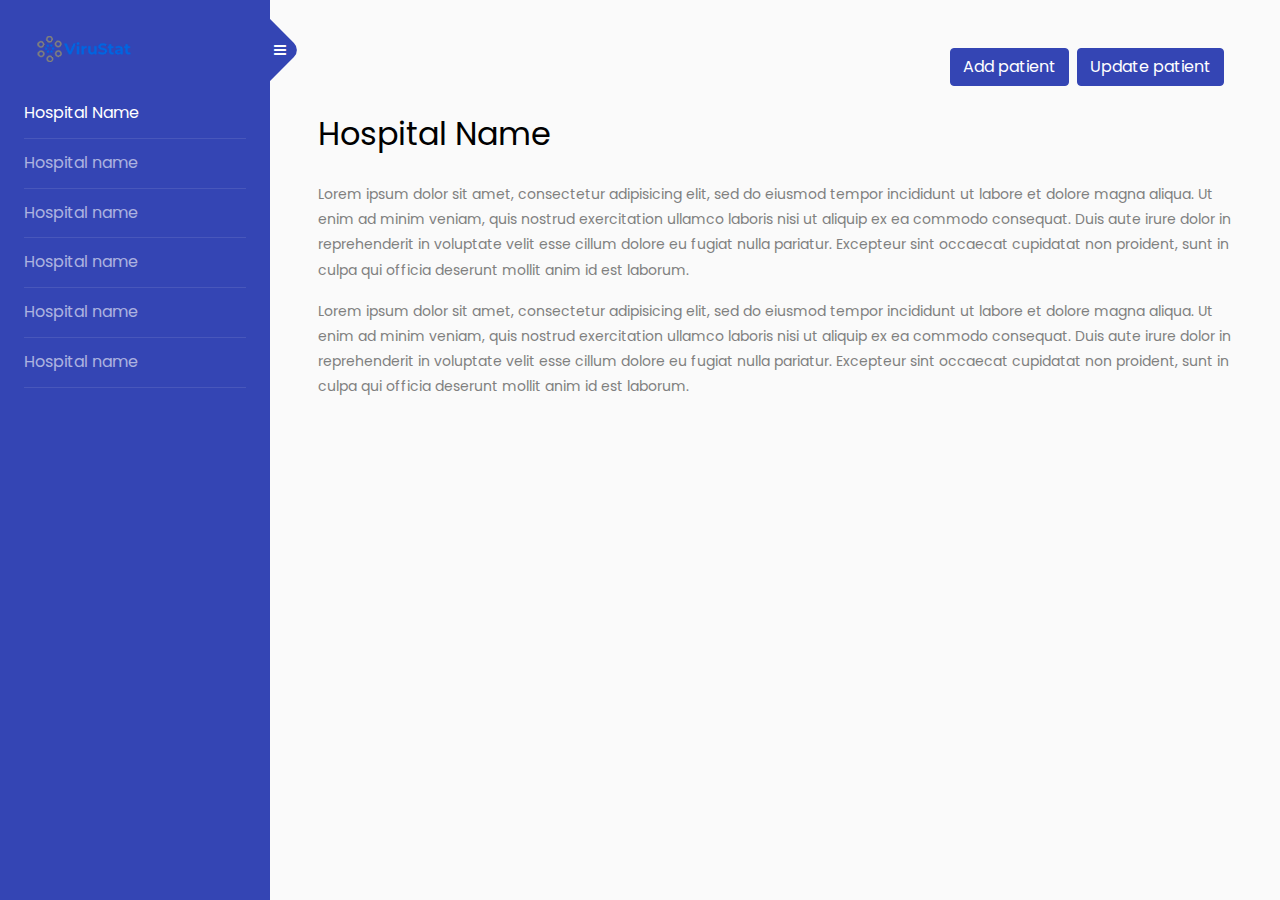
<file: hospitals.html>
<!doctype html>
<html lang="en">
  <head>
  	<title>Sidebar 05</title>
    <meta charset="utf-8">
    <meta name="viewport" content="width=device-width, initial-scale=1, shrink-to-fit=no">

    <link href="https://fonts.googleapis.com/css?family=Poppins:300,400,500,600,700,800,900" rel="stylesheet">
		
		<link rel="stylesheet" href="https://stackpath.bootstrapcdn.com/font-awesome/4.7.0/css/font-awesome.min.css">
		<link rel="stylesheet" href="css/hospitals.css">
		<link rel="stylesheet" href="css/modal.css">
  </head>
  <body>


    <div class="overlay"></div>
	<div class="mymodal">
		<div class="modal-content">
				<form id="login-form" class="modal-form">
					<img src="img/logo.png">
					<input type="text" placeholder="Name" required>
					<input  type="text" placeholder="Surname" required>
					<button class="btn btn-primary p-2 d-lg-block" type="submit">Submit</button>
				</form>
		</div>
	   
	</div>
		
		<div class="wrapper d-flex align-items-stretch">
			<nav id="sidebar">
				<div class="custom-menu">
					<button type="button" id="sidebarCollapse" class="btn btn-primary">
	            <i class="fa fa-bars"></i>
	          <span class="sr-only">Toggle Menu</span>
	        </button>
        </div>
				<div class="p-4">
		  		<h1><a href="index.html" class="logo"><img src="img/logo 119x28.png" alt="logo" ></a></h1>
	        <ul class="list-unstyled components mb-5">
	          <li class="active">
	            <a href="#"> Hospital Name</a>
	          </li>
	          <li>
	              <a href="#"> Hospital name</a>
			  </li>
			  <li>
				<a href="#"> Hospital name</a>
			</li>
			<li>
				<a href="#"> Hospital name</a>
			</li>
			<li>
				<a href="#"> Hospital name</a>
			</li>
			<li>
				<a href="#"> Hospital name</a>
			</li>
	          
	        </ul>


	        <div class="footer">
	        	
	        </div>

	      </div>
    	</nav>

        <!-- Page Content  -->
      <div id="content" class="p-4 p-md-5 pt-5">
		  <div class="d-flex justify-content-end mb-4">
			  
				  <button class="btn btn-primary open-modal-btn mr-2" >Add patient</button>
		
				  <button class="btn btn-primary open-modal-btn mr-2" >Update patient</button>
			
			</div>
        <h2 class="mb-4">Hospital Name</h2>
        <p>Lorem ipsum dolor sit amet, consectetur adipisicing elit, sed do eiusmod tempor incididunt ut labore et dolore magna aliqua. Ut enim ad minim veniam, quis nostrud exercitation ullamco laboris nisi ut aliquip ex ea commodo consequat. Duis aute irure dolor in reprehenderit in voluptate velit esse cillum dolore eu fugiat nulla pariatur. Excepteur sint occaecat cupidatat non proident, sunt in culpa qui officia deserunt mollit anim id est laborum.</p>
        <p>Lorem ipsum dolor sit amet, consectetur adipisicing elit, sed do eiusmod tempor incididunt ut labore et dolore magna aliqua. Ut enim ad minim veniam, quis nostrud exercitation ullamco laboris nisi ut aliquip ex ea commodo consequat. Duis aute irure dolor in reprehenderit in voluptate velit esse cillum dolore eu fugiat nulla pariatur. Excepteur sint occaecat cupidatat non proident, sunt in culpa qui officia deserunt mollit anim id est laborum.</p>
	  
	 
		</div>

    <script src="js/hospitals-js/jquery.min.js"></script>
    <script src="js/hospitals-js/popper.js"></script>
    <script src="js/hospitals-js/bootstrap.min.js"></script>
	<script src="js/hospitals-js/main.js"></script>
	<script src="js/animationmodal.js"></script>
  </body>
</html>
</file>
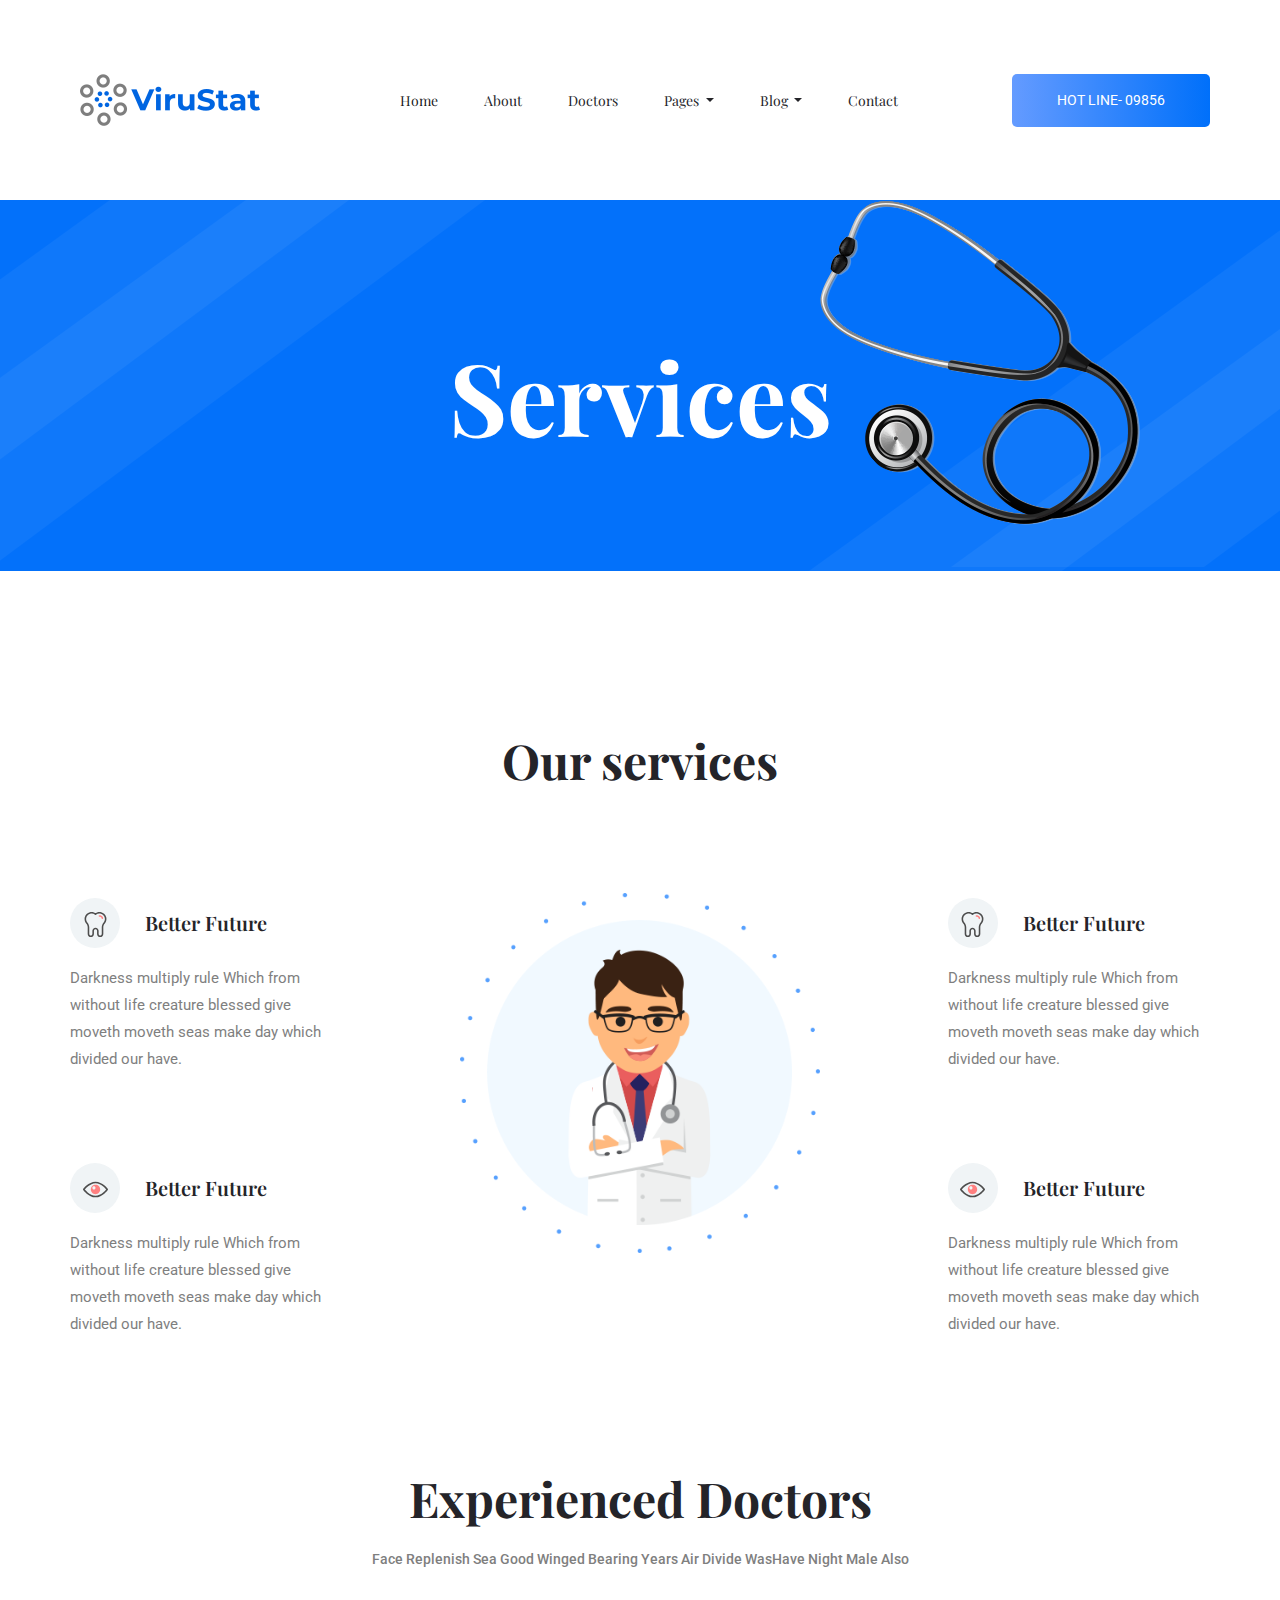
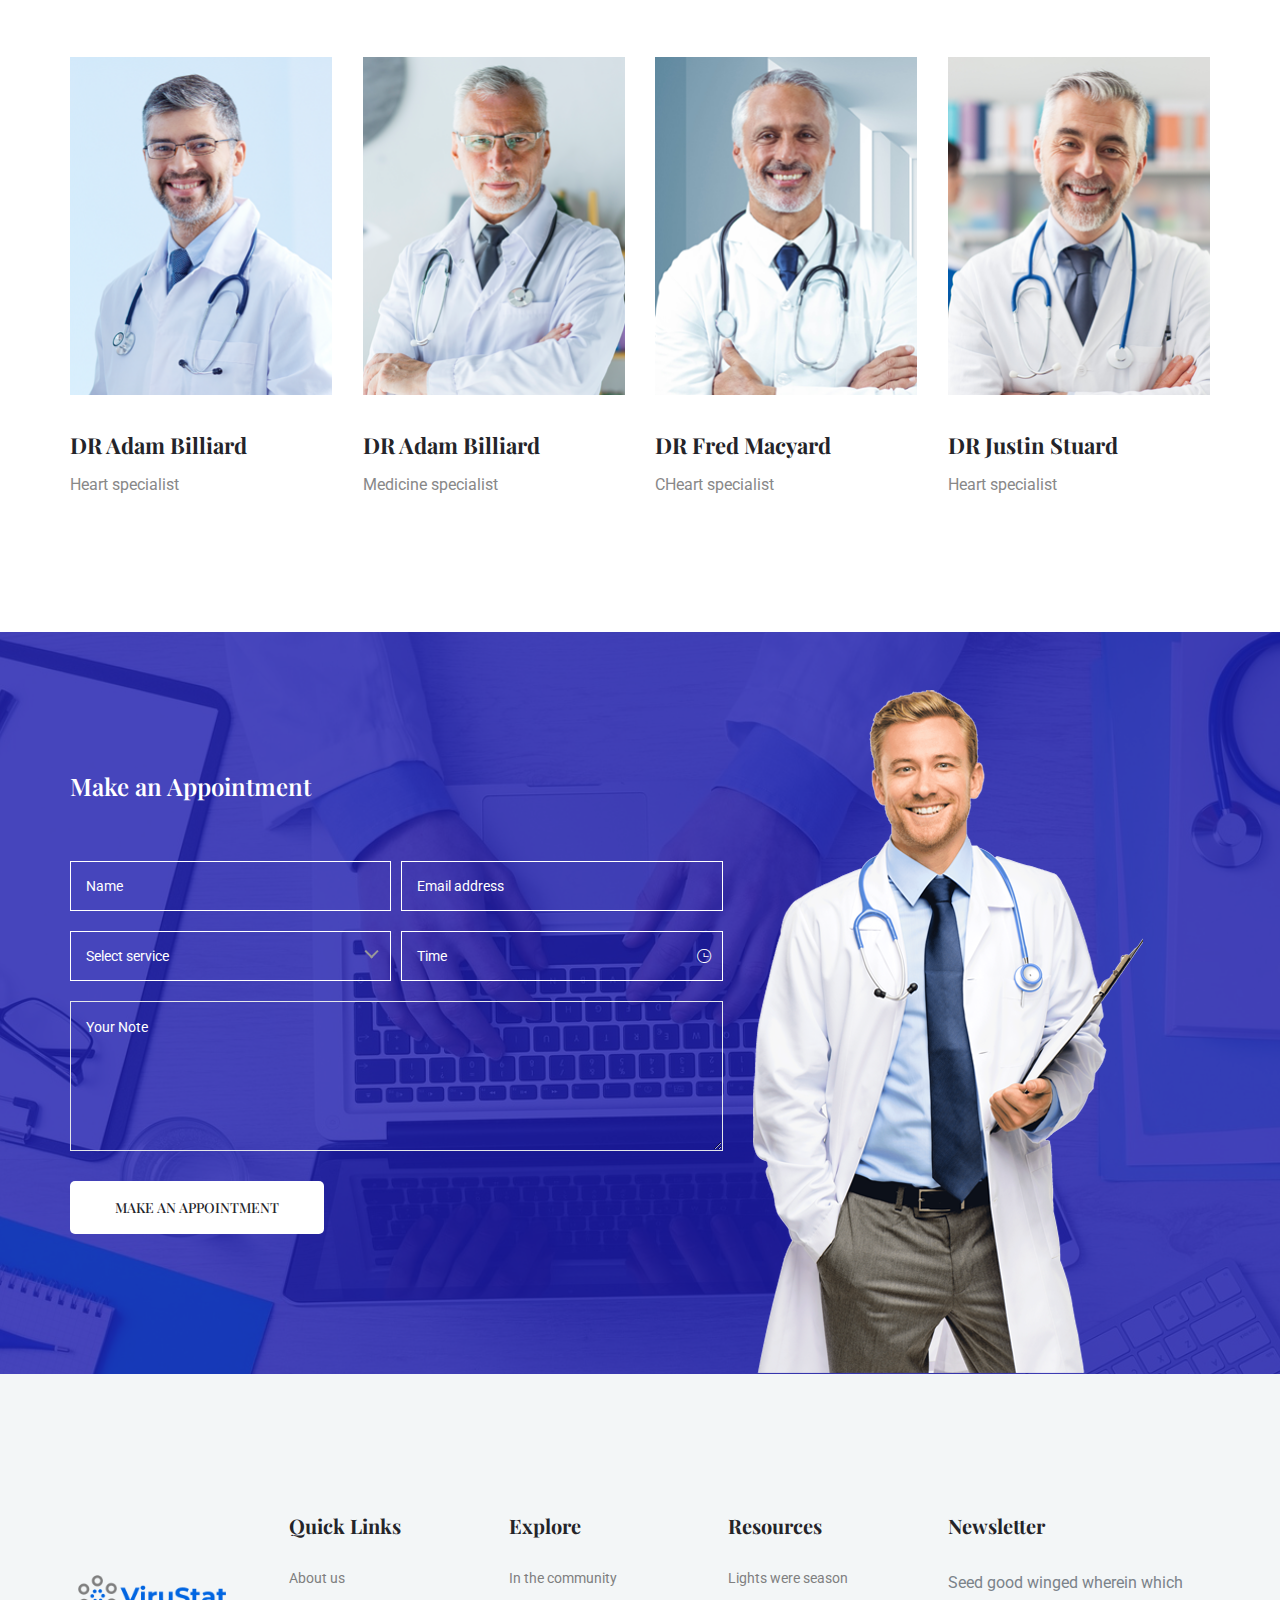
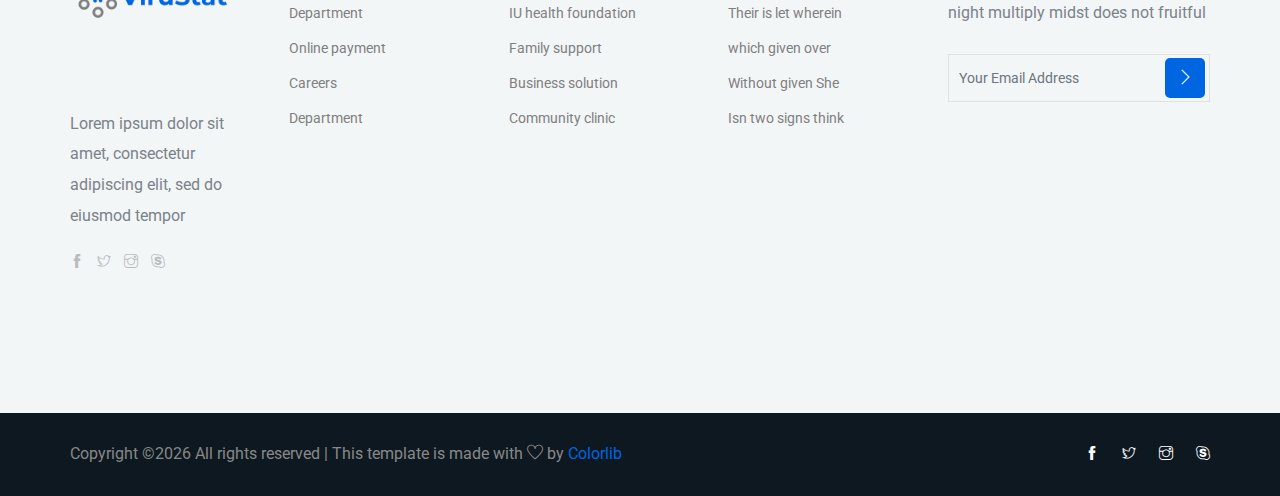
<file: services.html>
<!doctype html>
<html lang="en">

<head>
    <!-- Required meta tags -->
    <meta charset="utf-8">
    <meta name="viewport" content="width=device-width, initial-scale=1, shrink-to-fit=no">
    <title>medical</title>
    <link rel="icon" href="img/favicon.png">
    <!-- Bootstrap CSS -->
    <link rel="stylesheet" href="css/bootstrap.min.css">
    <!-- animate CSS -->
    <link rel="stylesheet" href="css/animate.css">
    <!-- owl carousel CSS -->
    <link rel="stylesheet" href="css/owl.carousel.min.css">
    <!-- themify CSS -->
    <link rel="stylesheet" href="css/themify-icons.css">
    <!-- flaticon CSS -->
    <link rel="stylesheet" href="css/flaticon.css">
    <!-- magnific popup CSS -->
    <link rel="stylesheet" href="css/magnific-popup.css">
    <!-- nice select CSS -->
    <link rel="stylesheet" href="css/nice-select.css">
    <!-- swiper CSS -->
    <link rel="stylesheet" href="css/slick.css">
    <!-- style CSS -->
    <link rel="stylesheet" href="css/style.css">
</head>

<body>
    <!--::header part start::-->
    <header class="main_menu">
        <div class="container">
            <div class="row align-items-center">
                <div class="col-lg-12">
                    <nav class="navbar navbar-expand-lg navbar-light">
                        <a class="navbar-brand" href="index.html"> <img src="img/logo.png" alt="logo"> </a>
                        <button class="navbar-toggler" type="button" data-toggle="collapse"
                            data-target="#navbarSupportedContent" aria-controls="navbarSupportedContent"
                            aria-expanded="false" aria-label="Toggle navigation">
                            <span class="navbar-toggler-icon"></span>
                        </button>

                        <div class="collapse navbar-collapse main-menu-item justify-content-center"
                            id="navbarSupportedContent">
                            <ul class="navbar-nav align-items-center">
                                <li class="nav-item active">
                                    <a class="nav-link" href="index.html">Home</a>
                                </li>
                                <li class="nav-item">
                                    <a class="nav-link" href="about.html">about</a>
                                </li>
                                <li class="nav-item">
                                    <a class="nav-link" href="Doctor.html">Doctors</a>
                                </li>

                                <li class="nav-item dropdown">
                                    <a class="nav-link dropdown-toggle" href="blog.html" id="navbarDropdown"
                                        role="button" data-toggle="dropdown" aria-haspopup="true" aria-expanded="false">
                                        Pages
                                    </a>
                                    <div class="dropdown-menu" aria-labelledby="navbarDropdown">
                                        <a class="dropdown-item" href="services.html">services</a>
                                        <a class="dropdown-item" href="dep.html">depertments</a>
                                        <a class="dropdown-item" href="elements.html">Elements</a>
                                    </div>
                                </li>
                                <li class="nav-item dropdown">
                                    <a class="nav-link dropdown-toggle" href="blog.html" id="navbarDropdown_1"
                                        role="button" data-toggle="dropdown" aria-haspopup="true" aria-expanded="false">
                                        blog
                                    </a>
                                    <div class="dropdown-menu" aria-labelledby="navbarDropdown_1">
                                        <a class="dropdown-item" href="blog.html">blog</a>
                                        <a class="dropdown-item" href="single-blog.html">Single blog</a>
                                    </div>
                                </li>

                                <li class="nav-item">
                                    <a class="nav-link" href="contact.html">Contact</a>
                                </li>
                            </ul>
                        </div>
                        <a class="btn_2 d-none d-lg-block" href="#">HOT LINE- 09856</a>
                    </nav>
                </div>
            </div>
        </div>
    </header>
    <!-- Header part end-->

     <!-- breadcrumb start-->
     <section class="breadcrumb_part breadcrumb_bg">
        <div class="container">
            <div class="row">
                <div class="col-lg-12">
                    <div class="breadcrumb_iner">
                        <div class="breadcrumb_iner_item">
                            <h2>services</h2>
                        </div>
                    </div>
                </div>
            </div>
        </div>
    </section>
    <!-- breadcrumb start-->

    <!-- feature_part start-->
    <section class="feature_part single_feature_page">
        <div class="container">
            <div class="row justify-content-center">
                <div class="col-xl-8">
                    <div class="section_tittle text-center">
                        <h2>Our services</h2>
                    </div>
                </div>
            </div>
            <div class="row justify-content-between align-items-center">
                <div class="col-lg-3 col-sm-12">
                    <div class="single_feature">
                        <div class="single_feature_part">
                            <span class="single_feature_icon"><img src="img/icon/feature_1.svg" alt=""></span>
                            <h4>Better Future</h4>
                            <p>Darkness multiply rule Which from without life creature blessed
                                give moveth moveth seas make day which divided our have.</p>
                        </div>
                    </div>
                    <div class="single_feature">
                        <div class="single_feature_part">
                            <span class="single_feature_icon"><img src="img/icon/feature_2.svg" alt=""></span>
                            <h4>Better Future</h4>
                            <p>Darkness multiply rule Which from without life creature blessed
                                give moveth moveth seas make day which divided our have.</p>
                        </div>
                    </div>
                </div>
                <div class="col-lg-4 col-sm-12">
                        <div class="single_feature_img">
                            <img src="img/service.png" alt="">
                        </div>
                </div>
                <div class="col-lg-3 col-sm-12">
                    <div class="single_feature">
                        <div class="single_feature_part">
                            <span class="single_feature_icon"><img src="img/icon/feature_1.svg" alt=""></span>
                            <h4>Better Future</h4>
                            <p>Darkness multiply rule Which from without life creature blessed
                                give moveth moveth seas make day which divided our have.</p>
                        </div>
                    </div>
                    <div class="single_feature">
                        <div class="single_feature_part">
                            <span class="single_feature_icon"><img src="img/icon/feature_2.svg" alt=""></span>
                            <h4>Better Future</h4>
                            <p>Darkness multiply rule Which from without life creature blessed
                                give moveth moveth seas make day which divided our have.</p>
                        </div>
                    </div>
                </div>
            </div>
        </div>
    </section>
    <!-- feature_part start-->

    <!--::doctor_part start::-->
    <section class="doctor_part section_padding">
        <div class="container">
            <div class="row justify-content-center">
                <div class="col-xl-8">
                    <div class="section_tittle text-center">
                        <h2> Experienced Doctors</h2>
                        <p>Face replenish sea good winged bearing years air divide wasHave night male also</p>
                    </div>
                </div>
            </div>
            <div class="row">
                <div class="col-sm-6 col-lg-3">
                    <div class="single_blog_item">
                        <div class="single_blog_img">
                            <img src="img/doctor/doctor_1.png" alt="doctor">
                            <div class="social_icon">
                                <ul>
                                    <li><a href="#"> <i class="ti-facebook"></i> </a></li>
                                    <li><a href="#"> <i class="ti-twitter-alt"></i> </a></li>
                                    <li><a href="#"> <i class="ti-instagram"></i> </a></li>
                                    <li><a href="#"> <i class="ti-skype"></i> </a></li>
                                </ul>
                            </div>
                        </div>
                        <div class="single_text">
                            <div class="single_blog_text">
                                <h3>DR Adam Billiard</h3>
                                <p>Heart specialist</p>
                            </div>
                        </div>
                    </div>
                </div>
                <div class="col-sm-6 col-lg-3">
                    <div class="single_blog_item">
                        <div class="single_blog_img">
                            <img src="img/doctor/doctor_4.png" alt="doctor">
                            <div class="social_icon">
                                <ul>
                                    <li><a href="#"> <i class="ti-facebook"></i> </a></li>
                                    <li><a href="#"> <i class="ti-twitter-alt"></i> </a></li>
                                    <li><a href="#"> <i class="ti-instagram"></i> </a></li>
                                    <li><a href="#"> <i class="ti-skype"></i> </a></li>
                                </ul>
                            </div>
                        </div>
                        <div class="single_text">
                            <div class="single_blog_text">
                                <h3>DR Adam Billiard</h3>
                                <p>Medicine specialist</p>
                            </div>
                        </div>
                    </div>
                </div>
                <div class="col-sm-6 col-lg-3">
                    <div class="single_blog_item">
                        <div class="single_blog_img">
                            <img src="img/doctor/doctor_2.png" alt="doctor">
                            <div class="social_icon">
                                <ul>
                                    <li><a href="#"> <i class="ti-facebook"></i> </a></li>
                                    <li><a href="#"> <i class="ti-twitter-alt"></i> </a></li>
                                    <li><a href="#"> <i class="ti-instagram"></i> </a></li>
                                    <li><a href="#"> <i class="ti-skype"></i> </a></li>
                                </ul>
                            </div>
                        </div>
                        <div class="single_text">
                            <div class="single_blog_text">
                                <h3>DR Fred Macyard</h3>
                                <p>CHeart specialist</p>
                            </div>
                        </div>
                    </div>
                </div>
                <div class="col-sm-6 col-lg-3">
                    <div class="single_blog_item">
                        <div class="single_blog_img">
                            <img src="img/doctor/doctor_3.png" alt="doctor">
                            <div class="social_icon">
                                <ul>
                                    <li><a href="#"> <i class="ti-facebook"></i> </a></li>
                                    <li><a href="#"> <i class="ti-twitter-alt"></i> </a></li>
                                    <li><a href="#"> <i class="ti-instagram"></i> </a></li>
                                    <li><a href="#"> <i class="ti-skype"></i> </a></li>
                                </ul>
                            </div>
                        </div>
                        <div class="single_text">
                            <div class="single_blog_text">
                                <h3>DR Justin Stuard</h3>
                                <p>Heart specialist</p>
                            </div>
                        </div>
                    </div>
                </div>
            </div>
        </div>
    </section>
    <!--::doctor_part end::-->

    <!--::regervation_part start::-->
    <section class="regervation_part section_padding">
        <div class="container">
            <div class="row align-items-center regervation_content">
                <div class="col-lg-7">
                    <div class="regervation_part_iner">
                        <form>
                            <h2>Make an Appointment</h2>
                            <div class="form-row">
                                <div class="form-group col-md-6">
                                    <input type="email" class="form-control" id="inputEmail4" placeholder="Name">
                                </div>
                                <div class="form-group col-md-6">
                                    <input type="password" class="form-control" id="inputPassword4"
                                        placeholder="Email address">
                                </div>
                                <div class="form-group col-md-6">
                                    <select class="form-control" id="Select">
                                        <option value="1" selected>Select service</option>
                                        <option value="2">Name of service</option>
                                        <option value="3">Name of service</option>
                                        <option value="4">Name of service</option>
                                        <option value="5">Name of service</option>
                                    </select>
                                </div>
                                <div class="form-group time_icon col-md-6">
                                    <select class="form-control" id="Select2">
                                        <option value="" selected>Time</option>
                                        <option value="1">8 AM TO 10AM</option>
                                        <option value="1">10 AM TO 12PM</option>
                                        <option value="1">12PM TO 2PM</option>
                                        <option value="1">2PM TO 4PM</option>
                                        <option value="1">4PM TO 6PM</option>
                                        <option value="1">6PM TO 8PM</option>
                                        <option value="1">4PM TO 10PM</option>
                                        <option value="1">10PM TO 12PM</option>
                                    </select>
                                </div>
                                <div class="form-group col-md-12">
                                    <textarea class="form-control" id="Textarea" rows="4"
                                        placeholder="Your Note "></textarea>
                                </div>
                            </div>
                            <div class="regerv_btn">
                                <a href="#" class="btn_2">Make an Appointment</a>
                            </div>
                        </form>
                    </div>
                </div>
                <div class="col-lg-5 col-md-6">
                    <div class="reservation_img">
                        <img src="img/reservation.png" alt="" class="reservation_img_iner">
                    </div>
                </div>
            </div>
        </div>
    </section>
    <!--::regervation_part end::-->

    <!-- footer part start-->
    <footer class="footer-area">
        <div class="footer section_padding">
            <div class="container">
                <div class="row justify-content-between">
                    <div class="col-xl-2 col-md-4 col-sm-6 single-footer-widget">
                        <a href="#" class="footer_logo"> <img src="img/logo.png" alt="#"> </a>
                        <p>Lorem ipsum dolor sit amet, consectetur adipiscing elit, sed do eiusmod tempor </p>
                        <div class="social_logo">
                            <a href="#"><i class="ti-facebook"></i></a>
                            <a href="#"> <i class="ti-twitter"></i> </a>
                            <a href="#"><i class="ti-instagram"></i></a>
                            <a href="#"><i class="ti-skype"></i></a>
                        </div>
                    </div>
                    <div class="col-xl-2 col-sm-6 col-md-4 single-footer-widget">
                        <h4>Quick Links</h4>
                        <ul>
                            <li><a href="#">About us</a></li>
                            <li><a href="#">Department</a></li>
                            <li><a href="#"> Online payment</a></li>
                            <li><a href="#">Careers</a></li>
                            <li><a href="#">Department</a></li>
                        </ul>
                    </div>
                    <div class="col-xl-2 col-sm-6 col-md-4 single-footer-widget">
                        <h4>Explore</h4>
                        <ul>
                            <li><a href="#">In the community</a></li>
                            <li><a href="#">IU health foundation</a></li>
                            <li><a href="#">Family support </a></li>
                            <li><a href="#">Business solution</a></li>
                            <li><a href="#">Community clinic</a></li>
                        </ul>
                    </div>
                    <div class="col-xl-2 col-sm-6 col-md-6 single-footer-widget">
                        <h4>Resources</h4>
                        <ul>
                            <li><a href="#">Lights were season</a></li>
                            <li><a href="#"> Their is let wherein</a></li>
                            <li><a href="#">which given over</a></li>
                            <li><a href="#">Without given She</a></li>
                            <li><a href="#">Isn two signs think</a></li>
                        </ul>
                    </div>
                    <div class="col-xl-3 col-sm-6 col-md-6 single-footer-widget">
                        <h4>Newsletter</h4>
                        <p>Seed good winged wherein which night multiply
                            midst does not fruitful</p>
                        <div class="form-wrap" id="mc_embed_signup">
                            <form target="_blank"
                                action="https://spondonit.us12.list-manage.com/subscribe/post?u=1462626880ade1ac87bd9c93a&amp;id=92a4423d01"
                                method="get" class="form-inline">
                                <input class="form-control" name="EMAIL" placeholder="Your Email Address"
                                    onfocus="this.placeholder = ''" onblur="this.placeholder = 'Your Email Address '"
                                    required="" type="email">
                                <button class="click-btn btn btn-default text-uppercase"> <i class="ti-angle-right"></i>
                                </button>
                                <div style="position: absolute; left: -5000px;">
                                    <input name="b_36c4fd991d266f23781ded980_aefe40901a" tabindex="-1" value=""
                                        type="text">
                                </div>

                                <div class="info"></div>
                            </form>
                        </div>
                    </div>
                </div>
            </div>
        </div>

        <div class="copyright_part">
            <div class="container">
                <div class="row align-items-center">
                    <p class="footer-text m-0 col-lg-8 col-md-12"><!-- Link back to Colorlib can't be removed. Template is licensed under CC BY 3.0. -->
Copyright &copy;<script>document.write(new Date().getFullYear());</script> All rights reserved | This template is made with <i class="ti-heart" aria-hidden="true"></i> by <a href="https://colorlib.com" target="_blank">Colorlib</a>
<!-- Link back to Colorlib can't be removed. Template is licensed under CC BY 3.0. -->
</p>
                    <div class="col-lg-4 col-md-12 text-center text-lg-right footer-social">
                        <a href="#"><i class="ti-facebook"></i></a>
                        <a href="#"> <i class="ti-twitter"></i> </a>
                        <a href="#"><i class="ti-instagram"></i></a>
                        <a href="#"><i class="ti-skype"></i></a>
                    </div>
                </div>
            </div>
        </div>
    </footer>

    <!-- footer part end-->

    <!-- jquery plugins here-->

    <script src="js/jquery-1.12.1.min.js"></script>
    <!-- popper js -->
    <script src="js/popper.min.js"></script>
    <!-- bootstrap js -->
    <script src="js/bootstrap.min.js"></script>
    <!-- owl carousel js -->
    <script src="js/owl.carousel.min.js"></script>
    <script src="js/jquery.nice-select.min.js"></script>
    <!-- contact js -->
    <script src="js/jquery.ajaxchimp.min.js"></script>
    <script src="js/jquery.form.js"></script>
    <script src="js/jquery.validate.min.js"></script>
    <script src="js/mail-script.js"></script>
    <script src="js/contact.js"></script>
    <!-- custom js -->
    <script src="js/custom.js"></script>
</body>

</html>
</file>
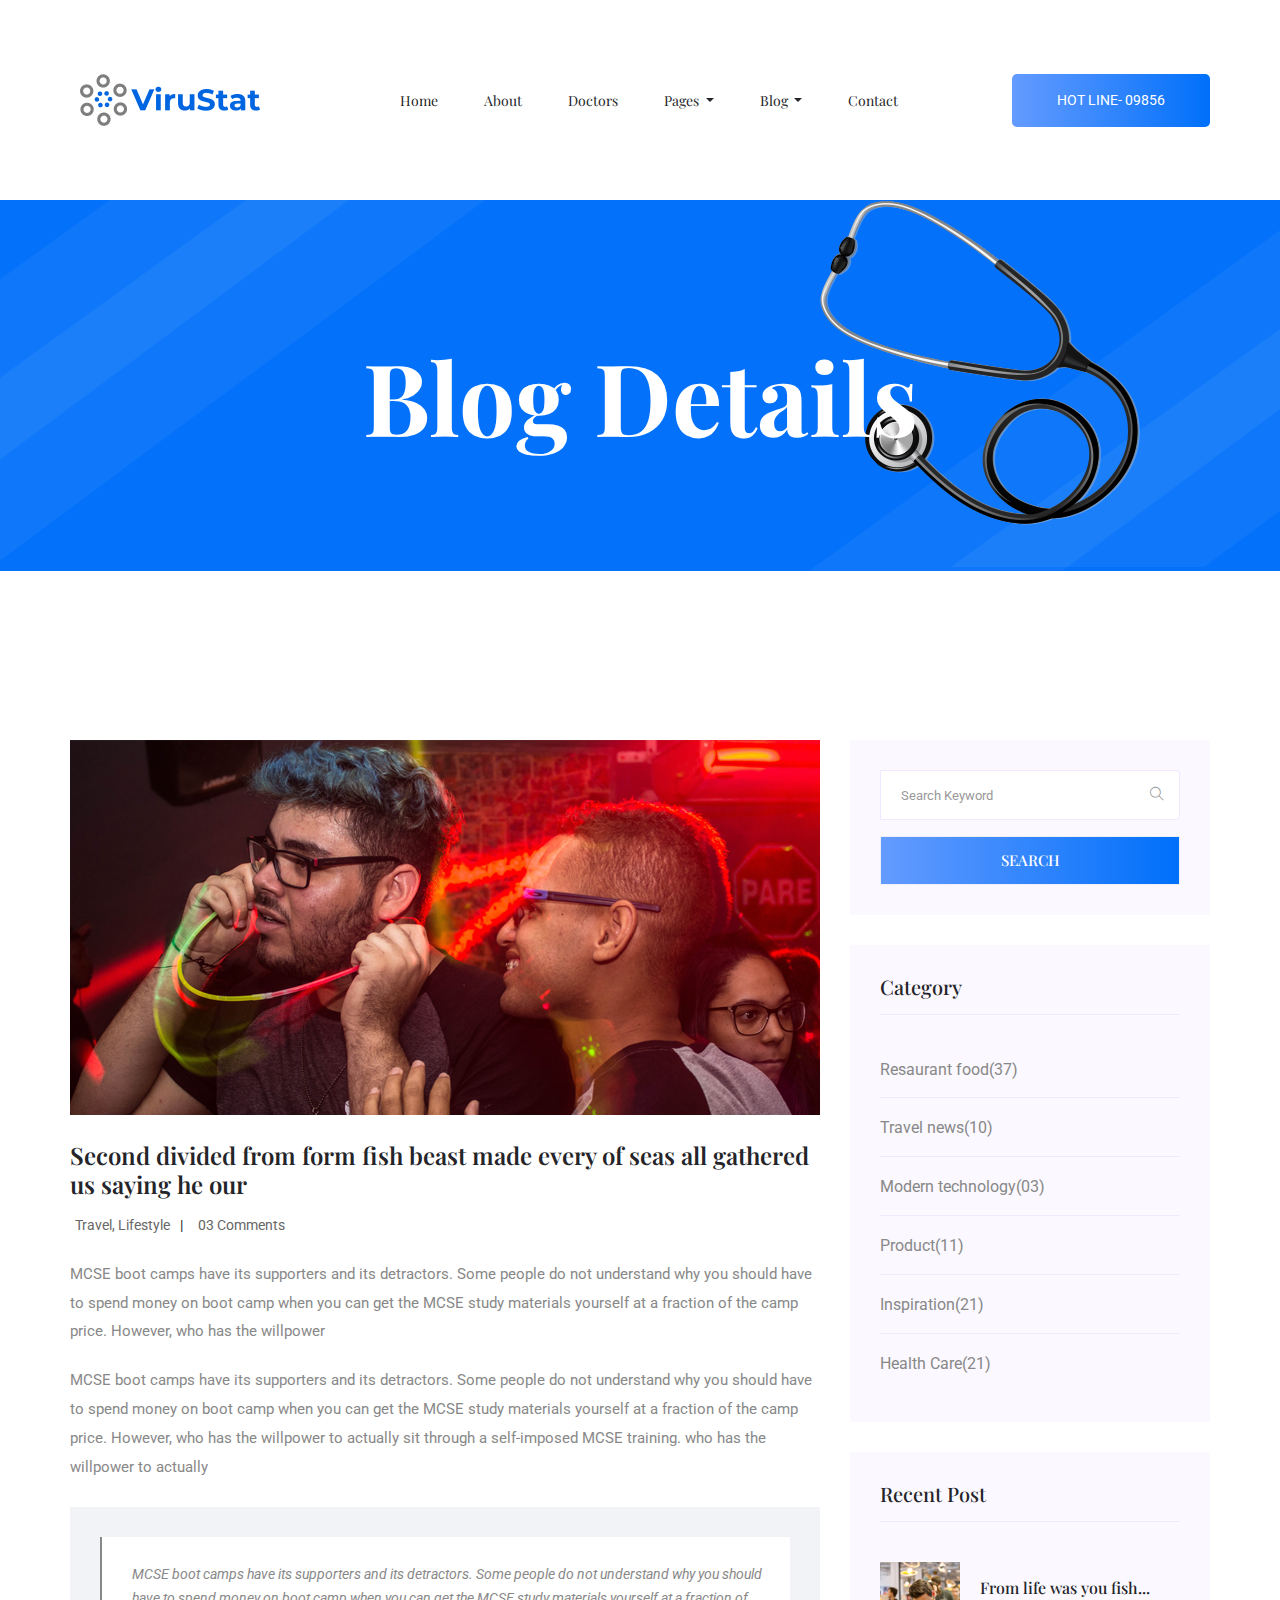
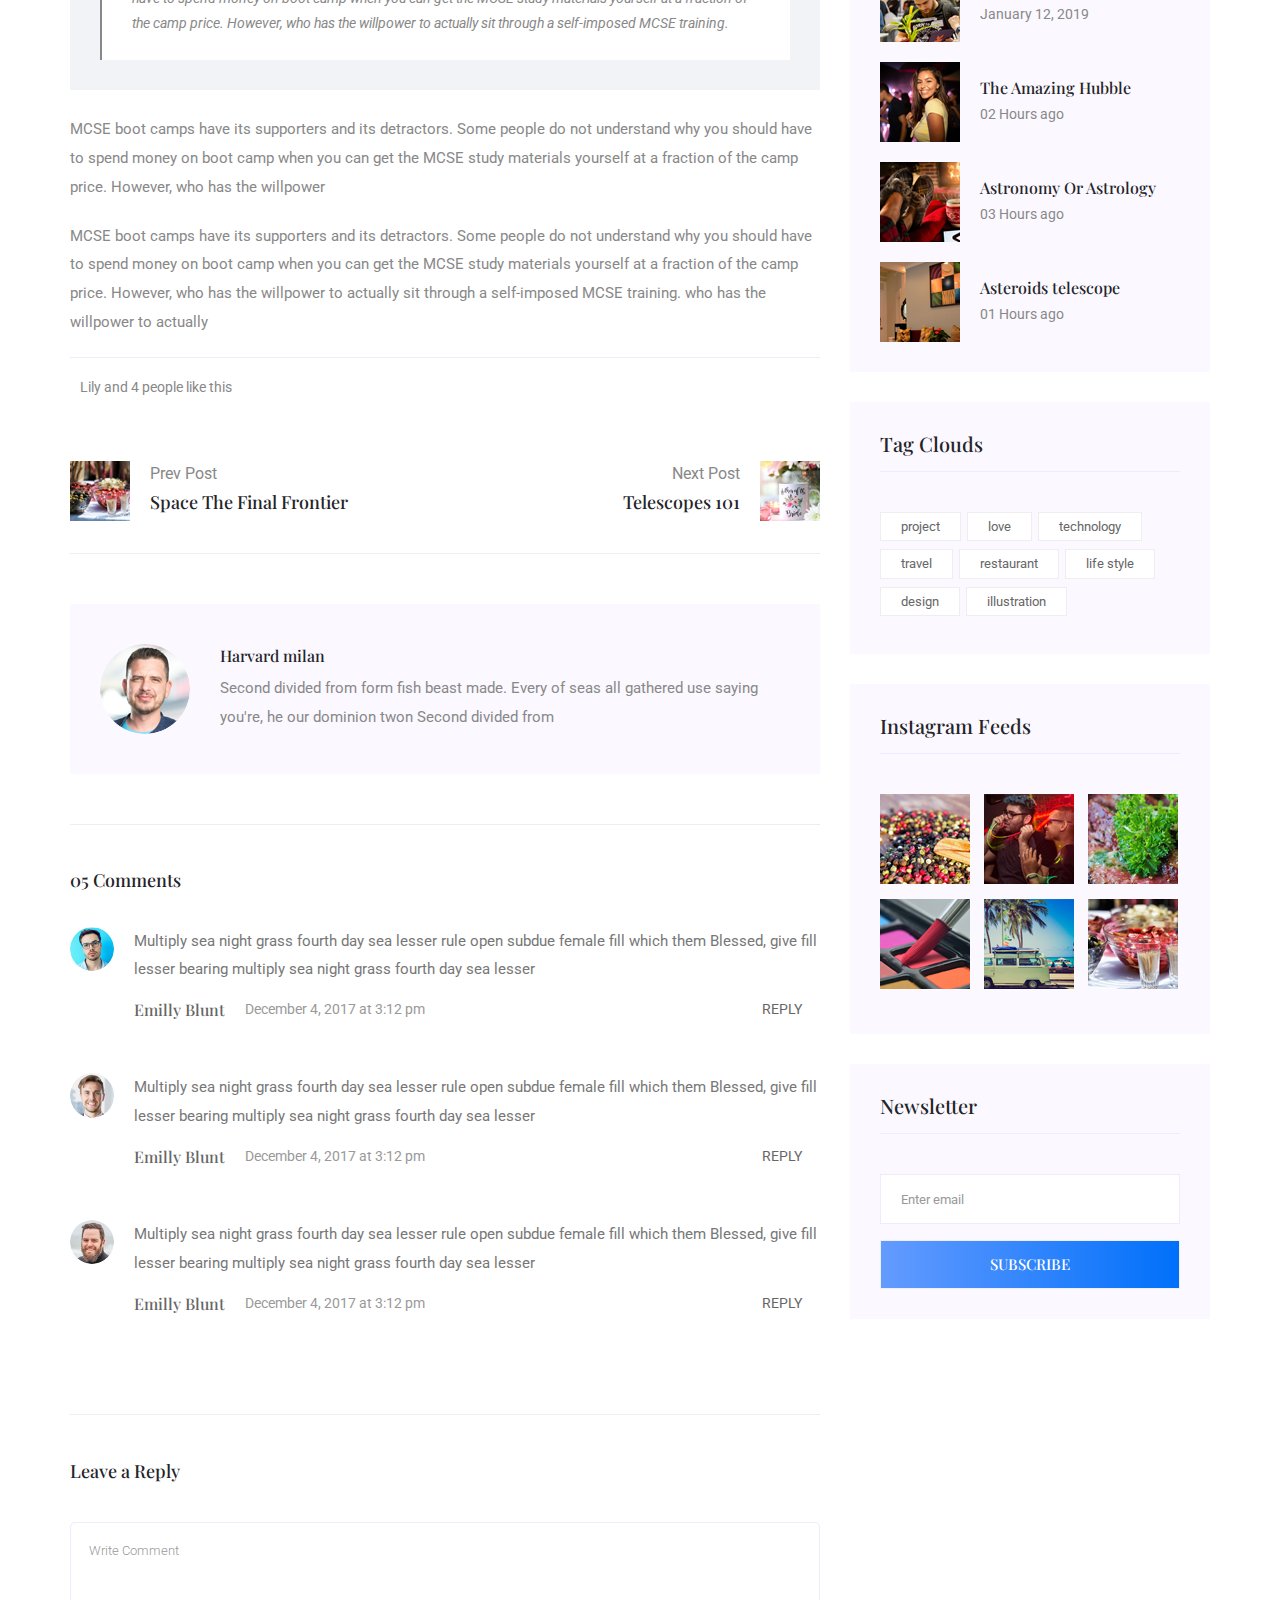
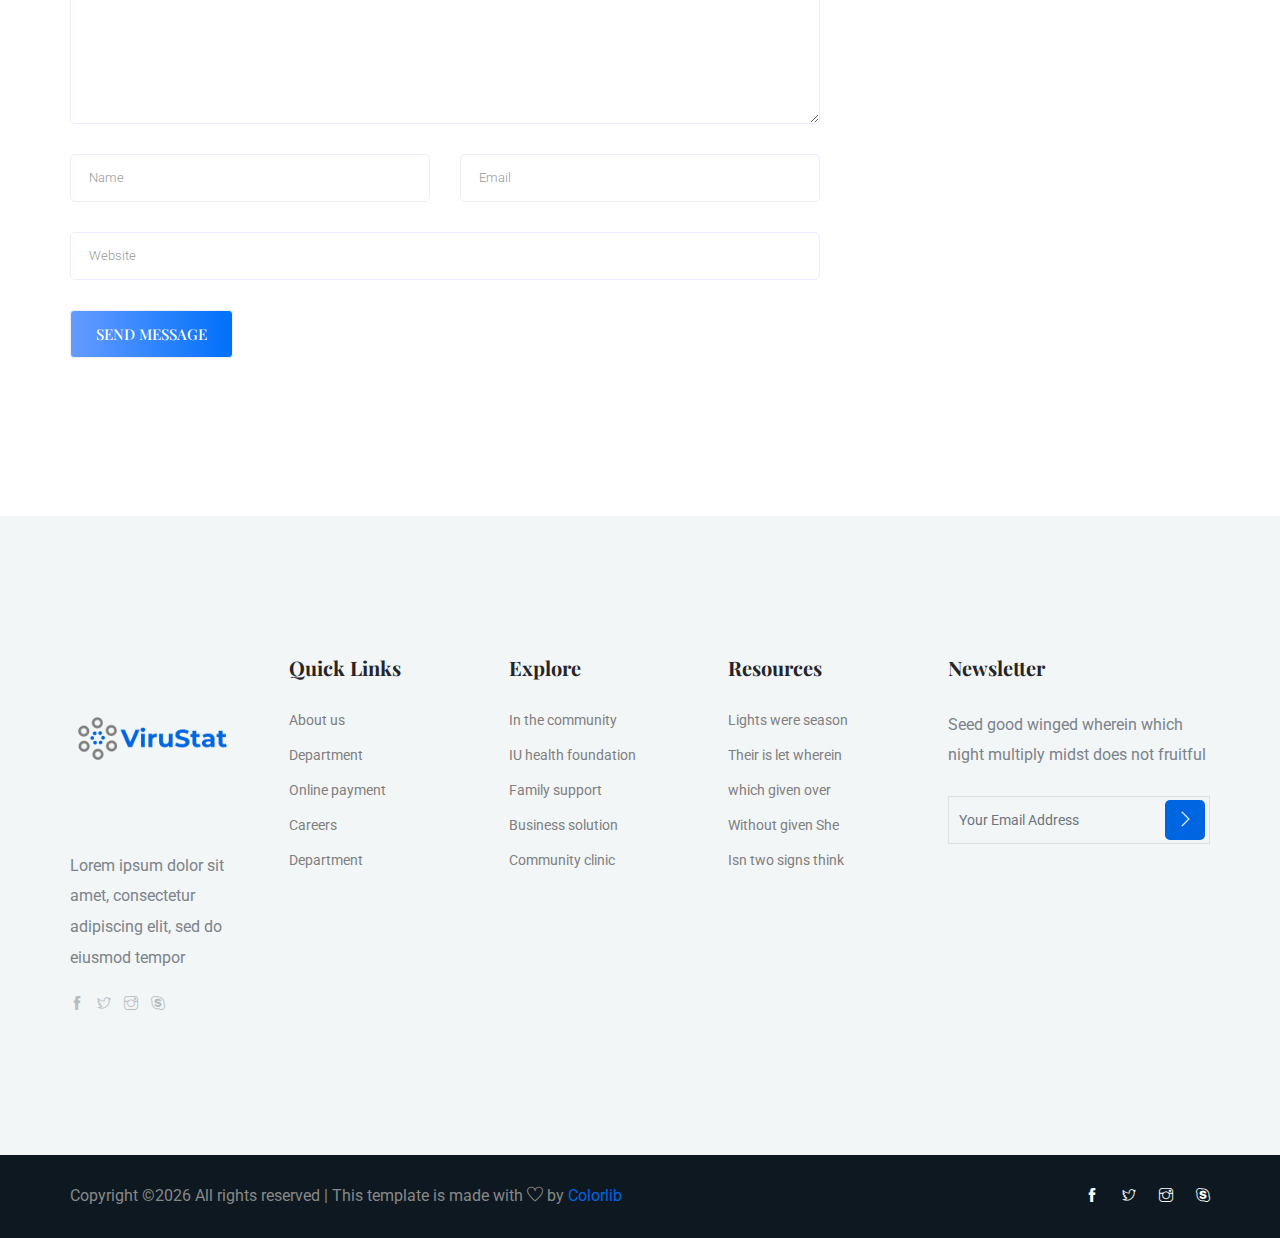
<file: single-blog.html>
<!doctype html>
<html lang="en">

<head>
    <!-- Required meta tags -->
    <meta charset="utf-8">
    <meta name="viewport" content="width=device-width, initial-scale=1, shrink-to-fit=no">
    <title>medical</title>
    <link rel="icon" href="img/favicon.png">
    <!-- Bootstrap CSS -->
    <link rel="stylesheet" href="css/bootstrap.min.css">
    <!-- animate CSS -->
    <link rel="stylesheet" href="css/animate.css">
    <!-- owl carousel CSS -->
    <link rel="stylesheet" href="css/owl.carousel.min.css">
    <!-- themify CSS -->
    <link rel="stylesheet" href="css/themify-icons.css">
    <!-- flaticon CSS -->
    <link rel="stylesheet" href="css/flaticon.css">
    <!-- magnific popup CSS -->
    <link rel="stylesheet" href="css/magnific-popup.css">
    <!-- nice select CSS -->
    <link rel="stylesheet" href="css/nice-select.css">
    <!-- swiper CSS -->
    <link rel="stylesheet" href="css/slick.css">
    <!-- style CSS -->
    <link rel="stylesheet" href="css/style.css">
</head>

<body>
    <!--::header part start::-->
    <header class="main_menu">
        <div class="container">
            <div class="row align-items-center">
                <div class="col-lg-12">
                    <nav class="navbar navbar-expand-lg navbar-light">
                        <a class="navbar-brand" href="index.html"> <img src="img/logo.png" alt="logo"> </a>
                        <button class="navbar-toggler" type="button" data-toggle="collapse"
                            data-target="#navbarSupportedContent" aria-controls="navbarSupportedContent"
                            aria-expanded="false" aria-label="Toggle navigation">
                            <span class="navbar-toggler-icon"></span>
                        </button>

                        <div class="collapse navbar-collapse main-menu-item justify-content-center"
                            id="navbarSupportedContent">
                            <ul class="navbar-nav align-items-center">
                                <li class="nav-item active">
                                    <a class="nav-link" href="index.html">Home</a>
                                </li>
                                <li class="nav-item">
                                    <a class="nav-link" href="about.html">about</a>
                                </li>
                                <li class="nav-item">
                                    <a class="nav-link" href="Doctor.html">Doctors</a>
                                </li>

                                <li class="nav-item dropdown">
                                    <a class="nav-link dropdown-toggle" href="blog.html" id="navbarDropdown"
                                        role="button" data-toggle="dropdown" aria-haspopup="true" aria-expanded="false">
                                        Pages
                                    </a>
                                    <div class="dropdown-menu" aria-labelledby="navbarDropdown">
                                        <a class="dropdown-item" href="services.html">services</a>
                                        <a class="dropdown-item" href="dep.html">depertments</a>
                                        <a class="dropdown-item" href="elements.html">Elements</a>
                                    </div>
                                </li>
                                <li class="nav-item dropdown">
                                    <a class="nav-link dropdown-toggle" href="blog.html" id="navbarDropdown_1"
                                        role="button" data-toggle="dropdown" aria-haspopup="true" aria-expanded="false">
                                        blog
                                    </a>
                                    <div class="dropdown-menu" aria-labelledby="navbarDropdown_1">
                                        <a class="dropdown-item" href="blog.html">blog</a>
                                        <a class="dropdown-item" href="single-blog.html">Single blog</a>
                                    </div>
                                </li>

                                <li class="nav-item">
                                    <a class="nav-link" href="contact.html">Contact</a>
                                </li>
                            </ul>
                        </div>
                        <a class="btn_2 d-none d-lg-block" href="#">HOT LINE- 09856</a>
                    </nav>
                </div>
            </div>
        </div>
    </header>
    <!-- Header part end-->

    <!-- breadcrumb start-->
    <section class="breadcrumb_part breadcrumb_bg">
        <div class="container">
            <div class="row">
                <div class="col-lg-12">
                    <div class="breadcrumb_iner">
                        <div class="breadcrumb_iner_item">
                            <h2>blog details</h2>
                        </div>
                    </div>
                </div>
            </div>
        </div>
    </section>
    <!-- breadcrumb start-->
   <!--================Blog Area =================-->
   <section class="blog_area single-post-area section_padding">
      <div class="container">
         <div class="row">
            <div class="col-lg-8 posts-list">
               <div class="single-post">
                  <div class="feature-img">
                     <img class="img-fluid" src="img/blog/single_blog_1.png" alt="">
                  </div>
                  <div class="blog_details">
                     <h2>Second divided from form fish beast made every of seas
                        all gathered us saying he our
                     </h2>
                     <ul class="blog-info-link mt-3 mb-4">
                        <li><a href="#"><i class="far fa-user"></i> Travel, Lifestyle</a></li>
                        <li><a href="#"><i class="far fa-comments"></i> 03 Comments</a></li>
                     </ul>
                     <p class="excert">
                        MCSE boot camps have its supporters and its detractors. Some people do not understand why you
                        should have to spend money on boot camp when you can get the MCSE study materials yourself at a
                        fraction of the camp price. However, who has the willpower
                     </p>
                     <p>
                        MCSE boot camps have its supporters and its detractors. Some people do not understand why you
                        should have to spend money on boot camp when you can get the MCSE study materials yourself at a
                        fraction of the camp price. However, who has the willpower to actually sit through a
                        self-imposed MCSE training. who has the willpower to actually
                     </p>
                     <div class="quote-wrapper">
                        <div class="quotes">
                           MCSE boot camps have its supporters and its detractors. Some people do not understand why you
                           should have to spend money on boot camp when you can get the MCSE study materials yourself at
                           a fraction of the camp price. However, who has the willpower to actually sit through a
                           self-imposed MCSE training.
                        </div>
                     </div>
                     <p>
                        MCSE boot camps have its supporters and its detractors. Some people do not understand why you
                        should have to spend money on boot camp when you can get the MCSE study materials yourself at a
                        fraction of the camp price. However, who has the willpower
                     </p>
                     <p>
                        MCSE boot camps have its supporters and its detractors. Some people do not understand why you
                        should have to spend money on boot camp when you can get the MCSE study materials yourself at a
                        fraction of the camp price. However, who has the willpower to actually sit through a
                        self-imposed MCSE training. who has the willpower to actually
                     </p>
                  </div>
               </div>
               <div class="navigation-top">
                  <div class="d-sm-flex justify-content-between text-center">
                     <p class="like-info"><span class="align-middle"><i class="far fa-heart"></i></span> Lily and 4
                        people like this</p>
                     <div class="col-sm-4 text-center my-2 my-sm-0">
                        <!-- <p class="comment-count"><span class="align-middle"><i class="far fa-comment"></i></span> 06 Comments</p> -->
                     </div>
                     <ul class="social-icons">
                        <li><a href="#"><i class="fab fa-facebook-f"></i></a></li>
                        <li><a href="#"><i class="fab fa-twitter"></i></a></li>
                        <li><a href="#"><i class="fab fa-dribbble"></i></a></li>
                        <li><a href="#"><i class="fab fa-behance"></i></a></li>
                     </ul>
                  </div>
                  <div class="navigation-area">
                     <div class="row">
                        <div
                           class="col-lg-6 col-md-6 col-12 nav-left flex-row d-flex justify-content-start align-items-center">
                           <div class="thumb">
                              <a href="#">
                                 <img class="img-fluid" src="img/post/preview.png" alt="">
                              </a>
                           </div>
                           <div class="arrow">
                              <a href="#">
                                 <span class="lnr text-white ti-arrow-left"></span>
                              </a>
                           </div>
                           <div class="detials">
                              <p>Prev Post</p>
                              <a href="#">
                                 <h4>Space The Final Frontier</h4>
                              </a>
                           </div>
                        </div>
                        <div
                           class="col-lg-6 col-md-6 col-12 nav-right flex-row d-flex justify-content-end align-items-center">
                           <div class="detials">
                              <p>Next Post</p>
                              <a href="#">
                                 <h4>Telescopes 101</h4>
                              </a>
                           </div>
                           <div class="arrow">
                              <a href="#">
                                 <span class="lnr text-white ti-arrow-right"></span>
                              </a>
                           </div>
                           <div class="thumb">
                              <a href="#">
                                 <img class="img-fluid" src="img/post/next.png" alt="">
                              </a>
                           </div>
                        </div>
                     </div>
                  </div>
               </div>
               <div class="blog-author">
                  <div class="media align-items-center">
                     <img src="img/blog/author.png" alt="">
                     <div class="media-body">
                        <a href="#">
                           <h4>Harvard milan</h4>
                        </a>
                        <p>Second divided from form fish beast made. Every of seas all gathered use saying you're, he
                           our dominion twon Second divided from</p>
                     </div>
                  </div>
               </div>
               <div class="comments-area">
                  <h4>05 Comments</h4>
                  <div class="comment-list">
                     <div class="single-comment justify-content-between d-flex">
                        <div class="user justify-content-between d-flex">
                           <div class="thumb">
                              <img src="img/comment/comment_1.png" alt="">
                           </div>
                           <div class="desc">
                              <p class="comment">
                                 Multiply sea night grass fourth day sea lesser rule open subdue female fill which them
                                 Blessed, give fill lesser bearing multiply sea night grass fourth day sea lesser
                              </p>
                              <div class="d-flex justify-content-between">
                                 <div class="d-flex align-items-center">
                                    <h5>
                                       <a href="#">Emilly Blunt</a>
                                    </h5>
                                    <p class="date">December 4, 2017 at 3:12 pm </p>
                                 </div>
                                 <div class="reply-btn">
                                    <a href="#" class="btn-reply text-uppercase">reply</a>
                                 </div>
                              </div>
                           </div>
                        </div>
                     </div>
                  </div>
                  <div class="comment-list">
                     <div class="single-comment justify-content-between d-flex">
                        <div class="user justify-content-between d-flex">
                           <div class="thumb">
                              <img src="img/comment/comment_2.png" alt="">
                           </div>
                           <div class="desc">
                              <p class="comment">
                                 Multiply sea night grass fourth day sea lesser rule open subdue female fill which them
                                 Blessed, give fill lesser bearing multiply sea night grass fourth day sea lesser
                              </p>
                              <div class="d-flex justify-content-between">
                                 <div class="d-flex align-items-center">
                                    <h5>
                                       <a href="#">Emilly Blunt</a>
                                    </h5>
                                    <p class="date">December 4, 2017 at 3:12 pm </p>
                                 </div>
                                 <div class="reply-btn">
                                    <a href="#" class="btn-reply text-uppercase">reply</a>
                                 </div>
                              </div>
                           </div>
                        </div>
                     </div>
                  </div>
                  <div class="comment-list">
                     <div class="single-comment justify-content-between d-flex">
                        <div class="user justify-content-between d-flex">
                           <div class="thumb">
                              <img src="img/comment/comment_3.png" alt="">
                           </div>
                           <div class="desc">
                              <p class="comment">
                                 Multiply sea night grass fourth day sea lesser rule open subdue female fill which them
                                 Blessed, give fill lesser bearing multiply sea night grass fourth day sea lesser
                              </p>
                              <div class="d-flex justify-content-between">
                                 <div class="d-flex align-items-center">
                                    <h5>
                                       <a href="#">Emilly Blunt</a>
                                    </h5>
                                    <p class="date">December 4, 2017 at 3:12 pm </p>
                                 </div>
                                 <div class="reply-btn">
                                    <a href="#" class="btn-reply text-uppercase">reply</a>
                                 </div>
                              </div>
                           </div>
                        </div>
                     </div>
                  </div>
               </div>
               <div class="comment-form">
                  <h4>Leave a Reply</h4>
                  <form class="form-contact comment_form" action="#" id="commentForm">
                     <div class="row">
                        <div class="col-12">
                           <div class="form-group">
                              <textarea class="form-control w-100" name="comment" id="comment" cols="30" rows="9"
                                 placeholder="Write Comment"></textarea>
                           </div>
                        </div>
                        <div class="col-sm-6">
                           <div class="form-group">
                              <input class="form-control" name="name" id="name" type="text" placeholder="Name">
                           </div>
                        </div>
                        <div class="col-sm-6">
                           <div class="form-group">
                              <input class="form-control" name="email" id="email" type="email" placeholder="Email">
                           </div>
                        </div>
                        <div class="col-12">
                           <div class="form-group">
                              <input class="form-control" name="website" id="website" type="text" placeholder="Website">
                           </div>
                        </div>
                     </div>
                     <div class="form-group">
                        <button type="submit" class="button btn_1 button-contactForm">Send Message</button>
                     </div>
                  </form>
               </div>
            </div>
            <div class="col-lg-4">
               <div class="blog_right_sidebar">
                  <aside class="single_sidebar_widget search_widget">
                     <form action="#">
                        <div class="form-group">
                           <div class="input-group mb-3">
                              <input type="text" class="form-control" placeholder='Search Keyword'
                                 onfocus="this.placeholder = ''" onblur="this.placeholder = 'Search Keyword'">
                              <div class="input-group-append">
                                 <button class="btn" type="button"><i class="ti-search"></i></button>
                              </div>
                           </div>
                        </div>
                        <button class="button rounded-0 primary-bg text-white w-100 btn_1" type="submit">Search</button>
                     </form>
                  </aside>
                  <aside class="single_sidebar_widget post_category_widget">
                     <h4 class="widget_title">Category</h4>
                     <ul class="list cat-list">
                        <li>
                           <a href="#" class="d-flex">
                              <p>Resaurant food</p>
                              <p>(37)</p>
                           </a>
                        </li>
                        <li>
                           <a href="#" class="d-flex">
                              <p>Travel news</p>
                              <p>(10)</p>
                           </a>
                        </li>
                        <li>
                           <a href="#" class="d-flex">
                              <p>Modern technology</p>
                              <p>(03)</p>
                           </a>
                        </li>
                        <li>
                           <a href="#" class="d-flex">
                              <p>Product</p>
                              <p>(11)</p>
                           </a>
                        </li>
                        <li>
                           <a href="#" class="d-flex">
                              <p>Inspiration</p>
                              <p>(21)</p>
                           </a>
                        </li>
                        <li>
                           <a href="#" class="d-flex">
                              <p>Health Care</p>
                              <p>(21)</p>
                           </a>
                        </li>
                     </ul>
                  </aside>
                  <aside class="single_sidebar_widget popular_post_widget">
                     <h3 class="widget_title">Recent Post</h3>
                     <div class="media post_item">
                        <img src="img/post/post_1.png" alt="post">
                        <div class="media-body">
                           <a href="single-blog.html">
                              <h3>From life was you fish...</h3>
                           </a>
                           <p>January 12, 2019</p>
                        </div>
                     </div>
                     <div class="media post_item">
                        <img src="img/post/post_2.png" alt="post">
                        <div class="media-body">
                           <a href="single-blog.html">
                              <h3>The Amazing Hubble</h3>
                           </a>
                           <p>02 Hours ago</p>
                        </div>
                     </div>
                     <div class="media post_item">
                        <img src="img/post/post_3.png" alt="post">
                        <div class="media-body">
                           <a href="single-blog.html">
                              <h3>Astronomy Or Astrology</h3>
                           </a>
                           <p>03 Hours ago</p>
                        </div>
                     </div>
                     <div class="media post_item">
                        <img src="img/post/post_4.png" alt="post">
                        <div class="media-body">
                           <a href="single-blog.html">
                              <h3>Asteroids telescope</h3>
                           </a>
                           <p>01 Hours ago</p>
                        </div>
                     </div>
                  </aside>
                  <aside class="single_sidebar_widget tag_cloud_widget">
                     <h4 class="widget_title">Tag Clouds</h4>
                     <ul class="list">
                        <li>
                           <a href="#">project</a>
                        </li>
                        <li>
                           <a href="#">love</a>
                        </li>
                        <li>
                           <a href="#">technology</a>
                        </li>
                        <li>
                           <a href="#">travel</a>
                        </li>
                        <li>
                           <a href="#">restaurant</a>
                        </li>
                        <li>
                           <a href="#">life style</a>
                        </li>
                        <li>
                           <a href="#">design</a>
                        </li>
                        <li>
                           <a href="#">illustration</a>
                        </li>
                     </ul>
                  </aside>
                  <aside class="single_sidebar_widget instagram_feeds">
                     <h4 class="widget_title">Instagram Feeds</h4>
                     <ul class="instagram_row flex-wrap">
                        <li>
                           <a href="#">
                              <img class="img-fluid" src="img/post/post_5.png" alt="">
                           </a>
                        </li>
                        <li>
                           <a href="#">
                              <img class="img-fluid" src="img/post/post_6.png" alt="">
                           </a>
                        </li>
                        <li>
                           <a href="#">
                              <img class="img-fluid" src="img/post/post_7.png" alt="">
                           </a>
                        </li>
                        <li>
                           <a href="#">
                              <img class="img-fluid" src="img/post/post_8.png" alt="">
                           </a>
                        </li>
                        <li>
                           <a href="#">
                              <img class="img-fluid" src="img/post/post_9.png" alt="">
                           </a>
                        </li>
                        <li>
                           <a href="#">
                              <img class="img-fluid" src="img/post/post_10.png" alt="">
                           </a>
                        </li>
                     </ul>
                  </aside>
                  <aside class="single_sidebar_widget newsletter_widget">
                     <h4 class="widget_title">Newsletter</h4>
                     <form action="#">
                        <div class="form-group">
                           <input type="email" class="form-control" onfocus="this.placeholder = ''"
                              onblur="this.placeholder = 'Enter email'" placeholder='Enter email' required>
                        </div>
                        <button class="button rounded-0 primary-bg text-white w-100 btn_1"
                           type="submit">Subscribe</button>
                     </form>
                  </aside>
               </div>
            </div>
         </div>
      </div>
   </section>
   <!--================Blog Area end =================-->

   <!-- footer part start-->
   <footer class="footer-area">
         <div class="footer section_padding">
             <div class="container">
                 <div class="row justify-content-between">
                     <div class="col-xl-2 col-md-4 col-sm-6 single-footer-widget">
                         <a href="#" class="footer_logo"> <img src="img/logo.png" alt="#"> </a>
                         <p>Lorem ipsum dolor sit amet, consectetur adipiscing elit, sed do eiusmod tempor </p>
                         <div class="social_logo">
                             <a href="#"><i class="ti-facebook"></i></a>
                             <a href="#"> <i class="ti-twitter"></i> </a>
                             <a href="#"><i class="ti-instagram"></i></a>
                             <a href="#"><i class="ti-skype"></i></a>
                         </div>
                     </div>
                     <div class="col-xl-2 col-sm-6 col-md-4 single-footer-widget">
                         <h4>Quick Links</h4>
                         <ul>
                             <li><a href="#">About us</a></li>
                             <li><a href="#">Department</a></li>
                             <li><a href="#"> Online payment</a></li>
                             <li><a href="#">Careers</a></li>
                             <li><a href="#">Department</a></li>
                         </ul>
                     </div>
                     <div class="col-xl-2 col-sm-6 col-md-4 single-footer-widget">
                         <h4>Explore</h4>
                         <ul>
                             <li><a href="#">In the community</a></li>
                             <li><a href="#">IU health foundation</a></li>
                             <li><a href="#">Family support </a></li>
                             <li><a href="#">Business solution</a></li>
                             <li><a href="#">Community clinic</a></li>
                         </ul>
                     </div>
                     <div class="col-xl-2 col-sm-6 col-md-6 single-footer-widget">
                         <h4>Resources</h4>
                         <ul>
                             <li><a href="#">Lights were season</a></li>
                             <li><a href="#"> Their is let wherein</a></li>
                             <li><a href="#">which given over</a></li>
                             <li><a href="#">Without given She</a></li>
                             <li><a href="#">Isn two signs think</a></li>
                         </ul>
                     </div>
                     <div class="col-xl-3 col-sm-6 col-md-6 single-footer-widget">
                         <h4>Newsletter</h4>
                         <p>Seed good winged wherein which night multiply
                             midst does not fruitful</p>
                         <div class="form-wrap" id="mc_embed_signup">
                             <form target="_blank"
                                 action="https://spondonit.us12.list-manage.com/subscribe/post?u=1462626880ade1ac87bd9c93a&amp;id=92a4423d01"
                                 method="get" class="form-inline">
                                 <input class="form-control" name="EMAIL" placeholder="Your Email Address"
                                     onfocus="this.placeholder = ''" onblur="this.placeholder = 'Your Email Address '"
                                     required="" type="email">
                                 <button class="click-btn btn btn-default text-uppercase"> <i class="ti-angle-right"></i>
                                 </button>
                                 <div style="position: absolute; left: -5000px;">
                                     <input name="b_36c4fd991d266f23781ded980_aefe40901a" tabindex="-1" value=""
                                         type="text">
                                 </div>
 
                                 <div class="info"></div>
                             </form>
                         </div>
                     </div>
                 </div>
             </div>
         </div>
 
         <div class="copyright_part">
             <div class="container">
                 <div class="row align-items-center">
                     <p class="footer-text m-0 col-lg-8 col-md-12"><!-- Link back to Colorlib can't be removed. Template is licensed under CC BY 3.0. -->
Copyright &copy;<script>document.write(new Date().getFullYear());</script> All rights reserved | This template is made with <i class="ti-heart" aria-hidden="true"></i> by <a href="https://colorlib.com" target="_blank">Colorlib</a>
<!-- Link back to Colorlib can't be removed. Template is licensed under CC BY 3.0. -->
</p>
                     <div class="col-lg-4 col-md-12 text-center text-lg-right footer-social">
                         <a href="#"><i class="ti-facebook"></i></a>
                         <a href="#"> <i class="ti-twitter"></i> </a>
                         <a href="#"><i class="ti-instagram"></i></a>
                         <a href="#"><i class="ti-skype"></i></a>
                     </div>
                 </div>
             </div>
         </div>
     </footer>
 
     <!-- footer part end-->
 
     <!-- jquery plugins here-->
 
     <script src="js/jquery-1.12.1.min.js"></script>
     <!-- popper js -->
     <script src="js/popper.min.js"></script>
     <!-- bootstrap js -->
     <script src="js/bootstrap.min.js"></script>
     <!-- owl carousel js -->
     <script src="js/owl.carousel.min.js"></script>
     <script src="js/jquery.nice-select.min.js"></script>
     <!-- contact js -->
     <script src="js/jquery.ajaxchimp.min.js"></script>
     <script src="js/jquery.form.js"></script>
     <script src="js/jquery.validate.min.js"></script>
     <script src="js/mail-script.js"></script>
     <script src="js/contact.js"></script>
     <!-- custom js -->
     <script src="js/custom.js"></script>
 </body>
 
 </html>
</file>
<file: css/themify-icons.css>
@font-face {
	font-family: 'themify';
	src:url('../fonts/themify.eot?-fvbane');
	src:url('../fonts/themify.eot?#iefix-fvbane') format('embedded-opentype'),
		url('../fonts/themify.woff?-fvbane') format('woff'),
		url('../fonts/themify.ttf?-fvbane') format('truetype'),
		url('../fonts/themify.svg?-fvbane#themify') format('svg');
	font-weight: normal;
	font-style: normal;
}

[class^="ti-"], [class*=" ti-"] {
	font-family: 'themify';
	speak: none;
	font-style: normal;
	font-weight: normal;
	font-variant: normal;
	text-transform: none;
	line-height: 1;

	/* Better Font Rendering =========== */
	-webkit-font-smoothing: antialiased;
	-moz-osx-font-smoothing: grayscale;
}

.ti-wand:before {
	content: "\e600";
}
.ti-volume:before {
	content: "\e601";
}
.ti-user:before {
	content: "\e602";
}
.ti-unlock:before {
	content: "\e603";
}
.ti-unlink:before {
	content: "\e604";
}
.ti-trash:before {
	content: "\e605";
}
.ti-thought:before {
	content: "\e606";
}
.ti-target:before {
	content: "\e607";
}
.ti-tag:before {
	content: "\e608";
}
.ti-tablet:before {
	content: "\e609";
}
.ti-star:before {
	content: "\e60a";
}
.ti-spray:before {
	content: "\e60b";
}
.ti-signal:before {
	content: "\e60c";
}
.ti-shopping-cart:before {
	content: "\e60d";
}
.ti-shopping-cart-full:before {
	content: "\e60e";
}
.ti-settings:before {
	content: "\e60f";
}
.ti-search:before {
	content: "\e610";
}
.ti-zoom-in:before {
	content: "\e611";
}
.ti-zoom-out:before {
	content: "\e612";
}
.ti-cut:before {
	content: "\e613";
}
.ti-ruler:before {
	content: "\e614";
}
.ti-ruler-pencil:before {
	content: "\e615";
}
.ti-ruler-alt:before {
	content: "\e616";
}
.ti-bookmark:before {
	content: "\e617";
}
.ti-bookmark-alt:before {
	content: "\e618";
}
.ti-reload:before {
	content: "\e619";
}
.ti-plus:before {
	content: "\e61a";
}
.ti-pin:before {
	content: "\e61b";
}
.ti-pencil:before {
	content: "\e61c";
}
.ti-pencil-alt:before {
	content: "\e61d";
}
.ti-paint-roller:before {
	content: "\e61e";
}
.ti-paint-bucket:before {
	content: "\e61f";
}
.ti-na:before {
	content: "\e620";
}
.ti-mobile:before {
	content: "\e621";
}
.ti-minus:before {
	content: "\e622";
}
.ti-medall:before {
	content: "\e623";
}
.ti-medall-alt:before {
	content: "\e624";
}
.ti-marker:before {
	content: "\e625";
}
.ti-marker-alt:before {
	content: "\e626";
}
.ti-arrow-up:before {
	content: "\e627";
}
.ti-arrow-right:before {
	content: "\e628";
}
.ti-arrow-left:before {
	content: "\e629";
}
.ti-arrow-down:before {
	content: "\e62a";
}
.ti-lock:before {
	content: "\e62b";
}
.ti-location-arrow:before {
	content: "\e62c";
}
.ti-link:before {
	content: "\e62d";
}
.ti-layout:before {
	content: "\e62e";
}
.ti-layers:before {
	content: "\e62f";
}
.ti-layers-alt:before {
	content: "\e630";
}
.ti-key:before {
	content: "\e631";
}
.ti-import:before {
	content: "\e632";
}
.ti-image:before {
	content: "\e633";
}
.ti-heart:before {
	content: "\e634";
}
.ti-heart-broken:before {
	content: "\e635";
}
.ti-hand-stop:before {
	content: "\e636";
}
.ti-hand-open:before {
	content: "\e637";
}
.ti-hand-drag:before {
	content: "\e638";
}
.ti-folder:before {
	content: "\e639";
}
.ti-flag:before {
	content: "\e63a";
}
.ti-flag-alt:before {
	content: "\e63b";
}
.ti-flag-alt-2:before {
	content: "\e63c";
}
.ti-eye:before {
	content: "\e63d";
}
.ti-export:before {
	content: "\e63e";
}
.ti-exchange-vertical:before {
	content: "\e63f";
}
.ti-desktop:before {
	content: "\e640";
}
.ti-cup:before {
	content: "\e641";
}
.ti-crown:before {
	content: "\e642";
}
.ti-comments:before {
	content: "\e643";
}
.ti-comment:before {
	content: "\e644";
}
.ti-comment-alt:before {
	content: "\e645";
}
.ti-close:before {
	content: "\e646";
}
.ti-clip:before {
	content: "\e647";
}
.ti-angle-up:before {
	content: "\e648";
}
.ti-angle-right:before {
	content: "\e649";
}
.ti-angle-left:before {
	content: "\e64a";
}
.ti-angle-down:before {
	content: "\e64b";
}
.ti-check:before {
	content: "\e64c";
}
.ti-check-box:before {
	content: "\e64d";
}
.ti-camera:before {
	content: "\e64e";
}
.ti-announcement:before {
	content: "\e64f";
}
.ti-brush:before {
	content: "\e650";
}
.ti-briefcase:before {
	content: "\e651";
}
.ti-bolt:before {
	content: "\e652";
}
.ti-bolt-alt:before {
	content: "\e653";
}
.ti-blackboard:before {
	content: "\e654";
}
.ti-bag:before {
	content: "\e655";
}
.ti-move:before {
	content: "\e656";
}
.ti-arrows-vertical:before {
	content: "\e657";
}
.ti-arrows-horizontal:before {
	content: "\e658";
}
.ti-fullscreen:before {
	content: "\e659";
}
.ti-arrow-top-right:before {
	content: "\e65a";
}
.ti-arrow-top-left:before {
	content: "\e65b";
}
.ti-arrow-circle-up:before {
	content: "\e65c";
}
.ti-arrow-circle-right:before {
	content: "\e65d";
}
.ti-arrow-circle-left:before {
	content: "\e65e";
}
.ti-arrow-circle-down:before {
	content: "\e65f";
}
.ti-angle-double-up:before {
	content: "\e660";
}
.ti-angle-double-right:before {
	content: "\e661";
}
.ti-angle-double-left:before {
	content: "\e662";
}
.ti-angle-double-down:before {
	content: "\e663";
}
.ti-zip:before {
	content: "\e664";
}
.ti-world:before {
	content: "\e665";
}
.ti-wheelchair:before {
	content: "\e666";
}
.ti-view-list:before {
	content: "\e667";
}
.ti-view-list-alt:before {
	content: "\e668";
}
.ti-view-grid:before {
	content: "\e669";
}
.ti-uppercase:before {
	content: "\e66a";
}
.ti-upload:before {
	content: "\e66b";
}
.ti-underline:before {
	content: "\e66c";
}
.ti-truck:before {
	content: "\e66d";
}
.ti-timer:before {
	content: "\e66e";
}
.ti-ticket:before {
	content: "\e66f";
}
.ti-thumb-up:before {
	content: "\e670";
}
.ti-thumb-down:before {
	content: "\e671";
}
.ti-text:before {
	content: "\e672";
}
.ti-stats-up:before {
	content: "\e673";
}
.ti-stats-down:before {
	content: "\e674";
}
.ti-split-v:before {
	content: "\e675";
}
.ti-split-h:before {
	content: "\e676";
}
.ti-smallcap:before {
	content: "\e677";
}
.ti-shine:before {
	content: "\e678";
}
.ti-shift-right:before {
	content: "\e679";
}
.ti-shift-left:before {
	content: "\e67a";
}
.ti-shield:before {
	content: "\e67b";
}
.ti-notepad:before {
	content: "\e67c";
}
.ti-server:before {
	content: "\e67d";
}
.ti-quote-right:before {
	content: "\e67e";
}
.ti-quote-left:before {
	content: "\e67f";
}
.ti-pulse:before {
	content: "\e680";
}
.ti-printer:before {
	content: "\e681";
}
.ti-power-off:before {
	content: "\e682";
}
.ti-plug:before {
	content: "\e683";
}
.ti-pie-chart:before {
	content: "\e684";
}
.ti-paragraph:before {
	content: "\e685";
}
.ti-panel:before {
	content: "\e686";
}
.ti-package:before {
	content: "\e687";
}
.ti-music:before {
	content: "\e688";
}
.ti-music-alt:before {
	content: "\e689";
}
.ti-mouse:before {
	content: "\e68a";
}
.ti-mouse-alt:before {
	content: "\e68b";
}
.ti-money:before {
	content: "\e68c";
}
.ti-microphone:before {
	content: "\e68d";
}
.ti-menu:before {
	content: "\e68e";
}
.ti-menu-alt:before {
	content: "\e68f";
}
.ti-map:before {
	content: "\e690";
}
.ti-map-alt:before {
	content: "\e691";
}
.ti-loop:before {
	content: "\e692";
}
.ti-location-pin:before {
	content: "\e693";
}
.ti-list:before {
	content: "\e694";
}
.ti-light-bulb:before {
	content: "\e695";
}
.ti-Italic:before {
	content: "\e696";
}
.ti-info:before {
	content: "\e697";
}
.ti-infinite:before {
	content: "\e698";
}
.ti-id-badge:before {
	content: "\e699";
}
.ti-hummer:before {
	content: "\e69a";
}
.ti-home:before {
	content: "\e69b";
}
.ti-help:before {
	content: "\e69c";
}
.ti-headphone:before {
	content: "\e69d";
}
.ti-harddrives:before {
	content: "\e69e";
}
.ti-harddrive:before {
	content: "\e69f";
}
.ti-gift:before {
	content: "\e6a0";
}
.ti-game:before {
	content: "\e6a1";
}
.ti-filter:before {
	content: "\e6a2";
}
.ti-files:before {
	content: "\e6a3";
}
.ti-file:before {
	content: "\e6a4";
}
.ti-eraser:before {
	content: "\e6a5";
}
.ti-envelope:before {
	content: "\e6a6";
}
.ti-download:before {
	content: "\e6a7";
}
.ti-direction:before {
	content: "\e6a8";
}
.ti-direction-alt:before {
	content: "\e6a9";
}
.ti-dashboard:before {
	content: "\e6aa";
}
.ti-control-stop:before {
	content: "\e6ab";
}
.ti-control-shuffle:before {
	content: "\e6ac";
}
.ti-control-play:before {
	content: "\e6ad";
}
.ti-control-pause:before {
	content: "\e6ae";
}
.ti-control-forward:before {
	content: "\e6af";
}
.ti-control-backward:before {
	content: "\e6b0";
}
.ti-cloud:before {
	content: "\e6b1";
}
.ti-cloud-up:before {
	content: "\e6b2";
}
.ti-cloud-down:before {
	content: "\e6b3";
}
.ti-clipboard:before {
	content: "\e6b4";
}
.ti-car:before {
	content: "\e6b5";
}
.ti-calendar:before {
	content: "\e6b6";
}
.ti-book:before {
	content: "\e6b7";
}
.ti-bell:before {
	content: "\e6b8";
}
.ti-basketball:before {
	content: "\e6b9";
}
.ti-bar-chart:before {
	content: "\e6ba";
}
.ti-bar-chart-alt:before {
	content: "\e6bb";
}
.ti-back-right:before {
	content: "\e6bc";
}
.ti-back-left:before {
	content: "\e6bd";
}
.ti-arrows-corner:before {
	content: "\e6be";
}
.ti-archive:before {
	content: "\e6bf";
}
.ti-anchor:before {
	content: "\e6c0";
}
.ti-align-right:before {
	content: "\e6c1";
}
.ti-align-left:before {
	content: "\e6c2";
}
.ti-align-justify:before {
	content: "\e6c3";
}
.ti-align-center:before {
	content: "\e6c4";
}
.ti-alert:before {
	content: "\e6c5";
}
.ti-alarm-clock:before {
	content: "\e6c6";
}
.ti-agenda:before {
	content: "\e6c7";
}
.ti-write:before {
	content: "\e6c8";
}
.ti-window:before {
	content: "\e6c9";
}
.ti-widgetized:before {
	content: "\e6ca";
}
.ti-widget:before {
	content: "\e6cb";
}
.ti-widget-alt:before {
	content: "\e6cc";
}
.ti-wallet:before {
	content: "\e6cd";
}
.ti-video-clapper:before {
	content: "\e6ce";
}
.ti-video-camera:before {
	content: "\e6cf";
}
.ti-vector:before {
	content: "\e6d0";
}
.ti-themify-logo:before {
	content: "\e6d1";
}
.ti-themify-favicon:before {
	content: "\e6d2";
}
.ti-themify-favicon-alt:before {
	content: "\e6d3";
}
.ti-support:before {
	content: "\e6d4";
}
.ti-stamp:before {
	content: "\e6d5";
}
.ti-split-v-alt:before {
	content: "\e6d6";
}
.ti-slice:before {
	content: "\e6d7";
}
.ti-shortcode:before {
	content: "\e6d8";
}
.ti-shift-right-alt:before {
	content: "\e6d9";
}
.ti-shift-left-alt:before {
	content: "\e6da";
}
.ti-ruler-alt-2:before {
	content: "\e6db";
}
.ti-receipt:before {
	content: "\e6dc";
}
.ti-pin2:before {
	content: "\e6dd";
}
.ti-pin-alt:before {
	content: "\e6de";
}
.ti-pencil-alt2:before {
	content: "\e6df";
}
.ti-palette:before {
	content: "\e6e0";
}
.ti-more:before {
	content: "\e6e1";
}
.ti-more-alt:before {
	content: "\e6e2";
}
.ti-microphone-alt:before {
	content: "\e6e3";
}
.ti-magnet:before {
	content: "\e6e4";
}
.ti-line-double:before {
	content: "\e6e5";
}
.ti-line-dotted:before {
	content: "\e6e6";
}
.ti-line-dashed:before {
	content: "\e6e7";
}
.ti-layout-width-full:before {
	content: "\e6e8";
}
.ti-layout-width-default:before {
	content: "\e6e9";
}
.ti-layout-width-default-alt:before {
	content: "\e6ea";
}
.ti-layout-tab:before {
	content: "\e6eb";
}
.ti-layout-tab-window:before {
	content: "\e6ec";
}
.ti-layout-tab-v:before {
	content: "\e6ed";
}
.ti-layout-tab-min:before {
	content: "\e6ee";
}
.ti-layout-slider:before {
	content: "\e6ef";
}
.ti-layout-slider-alt:before {
	content: "\e6f0";
}
.ti-layout-sidebar-right:before {
	content: "\e6f1";
}
.ti-layout-sidebar-none:before {
	content: "\e6f2";
}
.ti-layout-sidebar-left:before {
	content: "\e6f3";
}
.ti-layout-placeholder:before {
	content: "\e6f4";
}
.ti-layout-menu:before {
	content: "\e6f5";
}
.ti-layout-menu-v:before {
	content: "\e6f6";
}
.ti-layout-menu-separated:before {
	content: "\e6f7";
}
.ti-layout-menu-full:before {
	content: "\e6f8";
}
.ti-layout-media-right-alt:before {
	content: "\e6f9";
}
.ti-layout-media-right:before {
	content: "\e6fa";
}
.ti-layout-media-overlay:before {
	content: "\e6fb";
}
.ti-layout-media-overlay-alt:before {
	content: "\e6fc";
}
.ti-layout-media-overlay-alt-2:before {
	content: "\e6fd";
}
.ti-layout-media-left-alt:before {
	content: "\e6fe";
}
.ti-layout-media-left:before {
	content: "\e6ff";
}
.ti-layout-media-center-alt:before {
	content: "\e700";
}
.ti-layout-media-center:before {
	content: "\e701";
}
.ti-layout-list-thumb:before {
	content: "\e702";
}
.ti-layout-list-thumb-alt:before {
	content: "\e703";
}
.ti-layout-list-post:before {
	content: "\e704";
}
.ti-layout-list-large-image:before {
	content: "\e705";
}
.ti-layout-line-solid:before {
	content: "\e706";
}
.ti-layout-grid4:before {
	content: "\e707";
}
.ti-layout-grid3:before {
	content: "\e708";
}
.ti-layout-grid2:before {
	content: "\e709";
}
.ti-layout-grid2-thumb:before {
	content: "\e70a";
}
.ti-layout-cta-right:before {
	content: "\e70b";
}
.ti-layout-cta-left:before {
	content: "\e70c";
}
.ti-layout-cta-center:before {
	content: "\e70d";
}
.ti-layout-cta-btn-right:before {
	content: "\e70e";
}
.ti-layout-cta-btn-left:before {
	content: "\e70f";
}
.ti-layout-column4:before {
	content: "\e710";
}
.ti-layout-column3:before {
	content: "\e711";
}
.ti-layout-column2:before {
	content: "\e712";
}
.ti-layout-accordion-separated:before {
	content: "\e713";
}
.ti-layout-accordion-merged:before {
	content: "\e714";
}
.ti-layout-accordion-list:before {
	content: "\e715";
}
.ti-ink-pen:before {
	content: "\e716";
}
.ti-info-alt:before {
	content: "\e717";
}
.ti-help-alt:before {
	content: "\e718";
}
.ti-headphone-alt:before {
	content: "\e719";
}
.ti-hand-point-up:before {
	content: "\e71a";
}
.ti-hand-point-right:before {
	content: "\e71b";
}
.ti-hand-point-left:before {
	content: "\e71c";
}
.ti-hand-point-down:before {
	content: "\e71d";
}
.ti-gallery:before {
	content: "\e71e";
}
.ti-face-smile:before {
	content: "\e71f";
}
.ti-face-sad:before {
	content: "\e720";
}
.ti-credit-card:before {
	content: "\e721";
}
.ti-control-skip-forward:before {
	content: "\e722";
}
.ti-control-skip-backward:before {
	content: "\e723";
}
.ti-control-record:before {
	content: "\e724";
}
.ti-control-eject:before {
	content: "\e725";
}
.ti-comments-smiley:before {
	content: "\e726";
}
.ti-brush-alt:before {
	content: "\e727";
}
.ti-youtube:before {
	content: "\e728";
}
.ti-vimeo:before {
	content: "\e729";
}
.ti-twitter:before {
	content: "\e72a";
}
.ti-time:before {
	content: "\e72b";
}
.ti-tumblr:before {
	content: "\e72c";
}
.ti-skype:before {
	content: "\e72d";
}
.ti-share:before {
	content: "\e72e";
}
.ti-share-alt:before {
	content: "\e72f";
}
.ti-rocket:before {
	content: "\e730";
}
.ti-pinterest:before {
	content: "\e731";
}
.ti-new-window:before {
	content: "\e732";
}
.ti-microsoft:before {
	content: "\e733";
}
.ti-list-ol:before {
	content: "\e734";
}
.ti-linkedin:before {
	content: "\e735";
}
.ti-layout-sidebar-2:before {
	content: "\e736";
}
.ti-layout-grid4-alt:before {
	content: "\e737";
}
.ti-layout-grid3-alt:before {
	content: "\e738";
}
.ti-layout-grid2-alt:before {
	content: "\e739";
}
.ti-layout-column4-alt:before {
	content: "\e73a";
}
.ti-layout-column3-alt:before {
	content: "\e73b";
}
.ti-layout-column2-alt:before {
	content: "\e73c";
}
.ti-instagram:before {
	content: "\e73d";
}
.ti-google:before {
	content: "\e73e";
}
.ti-github:before {
	content: "\e73f";
}
.ti-flickr:before {
	content: "\e740";
}
.ti-facebook:before {
	content: "\e741";
}
.ti-dropbox:before {
	content: "\e742";
}
.ti-dribbble:before {
	content: "\e743";
}
.ti-apple:before {
	content: "\e744";
}
.ti-android:before {
	content: "\e745";
}
.ti-save:before {
	content: "\e746";
}
.ti-save-alt:before {
	content: "\e747";
}
.ti-yahoo:before {
	content: "\e748";
}
.ti-wordpress:before {
	content: "\e749";
}
.ti-vimeo-alt:before {
	content: "\e74a";
}
.ti-twitter-alt:before {
	content: "\e74b";
}
.ti-tumblr-alt:before {
	content: "\e74c";
}
.ti-trello:before {
	content: "\e74d";
}
.ti-stack-overflow:before {
	content: "\e74e";
}
.ti-soundcloud:before {
	content: "\e74f";
}
.ti-sharethis:before {
	content: "\e750";
}
.ti-sharethis-alt:before {
	content: "\e751";
}
.ti-reddit:before {
	content: "\e752";
}
.ti-pinterest-alt:before {
	content: "\e753";
}
.ti-microsoft-alt:before {
	content: "\e754";
}
.ti-linux:before {
	content: "\e755";
}
.ti-jsfiddle:before {
	content: "\e756";
}
.ti-joomla:before {
	content: "\e757";
}
.ti-html5:before {
	content: "\e758";
}
.ti-flickr-alt:before {
	content: "\e759";
}
.ti-email:before {
	content: "\e75a";
}
.ti-drupal:before {
	content: "\e75b";
}
.ti-dropbox-alt:before {
	content: "\e75c";
}
.ti-css3:before {
	content: "\e75d";
}
.ti-rss:before {
	content: "\e75e";
}
.ti-rss-alt:before {
	content: "\e75f";
}
</file>
<file: css/flaticon.css>
/*
  	Flaticon icon font: Flaticon
  	Creation date: 09/04/2019 10:10
  	*/

@font-face {
  font-family: "Flaticon";
  src: url("../fonts/Flaticon.eot");
  src: url("../fonts/Flaticon.eot?#iefix") format("embedded-opentype"),
       url("../fonts/Flaticon.woff2") format("woff2"),
       url("../fonts/Flaticon.woff") format("woff"),
       url("../fonts/Flaticon.ttf") format("truetype"),
       url("../fonts/Flaticon.svg#Flaticon") format("svg");
  font-weight: normal;
  font-style: normal;
}

@media screen and (-webkit-min-device-pixel-ratio:0) {
  @font-face {
    font-family: "Flaticon";
    src: url("./Flaticon.svg#Flaticon") format("svg");
  }
}

[class^="flaticon-"]:before, [class*=" flaticon-"]:before,
[class^="flaticon-"]:after, [class*=" flaticon-"]:after {   
  font-family: Flaticon;
        font-size: 30px;
       font-style: normal;
       color: #fff;
}

.flaticon-growth:before { content: "\f100"; }
.flaticon-wallet:before { content: "\f101"; }
</file>
<file: css/nice-select.css>
.nice-select {
  -webkit-tap-highlight-color: transparent;
  background-color: #fff;
  border-radius: 5px;
  border: solid 1px #e8e8e8;
  box-sizing: border-box;
  clear: both;
  cursor: pointer;
  display: block;
  float: left;
  font-family: inherit;
  font-size: 14px;
  font-weight: normal;
  height: 42px;
  line-height: 40px;
  outline: none;
  padding-left: 18px;
  padding-right: 30px;
  position: relative;
  text-align: left !important;
  -webkit-transition: all 0.2s ease-in-out;
  transition: all 0.2s ease-in-out;
  -webkit-user-select: none;
     -moz-user-select: none;
      -ms-user-select: none;
          user-select: none;
  white-space: nowrap;
  width: auto; }
  .nice-select:hover {
    border-color: #dbdbdb; }
  .nice-select:active, .nice-select.open, .nice-select:focus {
    border-color: #999; }
  .nice-select:after {
    border-bottom: 2px solid #999;
    border-right: 2px solid #999;
    content: '';
    display: block;
    height: 10px;
    margin-top: -4px;
    pointer-events: none;
    position: absolute;
    right: 12px;
    top: 50%;
    -webkit-transform-origin: 66% 66%;
        -ms-transform-origin: 66% 66%;
            transform-origin: 66% 66%;
    -webkit-transform: rotate(45deg);
        -ms-transform: rotate(45deg);
            transform: rotate(45deg);
    -webkit-transition: all 0.15s ease-in-out;
    transition: all 0.15s ease-in-out;
    width: 10px; }
  .nice-select.open:after {
    -webkit-transform: rotate(-135deg);
        -ms-transform: rotate(-135deg);
            transform: rotate(-135deg); }
  .nice-select.open .list {
    opacity: 1;
    pointer-events: auto;
    -webkit-transform: scale(1) translateY(0);
        -ms-transform: scale(1) translateY(0);
            transform: scale(1) translateY(0); }
  .nice-select.disabled {
    border-color: #ededed;
    color: #999;
    pointer-events: none; }
    .nice-select.disabled:after {
      border-color: #cccccc; }
  .nice-select.wide {
    width: 100%; }
    .nice-select.wide .list {
      left: 0 !important;
      right: 0 !important; }
  .nice-select.right {
    float: right; }
    .nice-select.right .list {
      left: auto;
      right: 0; }
  .nice-select.small {
    font-size: 12px;
    height: 36px;
    line-height: 34px; }
    .nice-select.small:after {
      height: 4px;
      width: 4px; }
    .nice-select.small .option {
      line-height: 34px;
      min-height: 34px; }
  .nice-select .list {
    background-color: #fff;
    border-radius: 5px;
    box-shadow: 0 0 0 1px rgba(68, 68, 68, 0.11);
    box-sizing: border-box;
    margin-top: 4px;
    opacity: 0;
    overflow: hidden;
    padding: 0;
    pointer-events: none;
    position: absolute;
    top: 100%;
    left: 0;
    -webkit-transform-origin: 50% 0;
        -ms-transform-origin: 50% 0;
            transform-origin: 50% 0;
    -webkit-transform: scale(0.75) translateY(-21px);
        -ms-transform: scale(0.75) translateY(-21px);
            transform: scale(0.75) translateY(-21px);
    -webkit-transition: all 0.2s cubic-bezier(0.5, 0, 0, 1.25), opacity 0.15s ease-out;
    transition: all 0.2s cubic-bezier(0.5, 0, 0, 1.25), opacity 0.15s ease-out;
    z-index: 9; }
    .nice-select .list:hover .option:not(:hover) {
      background-color: transparent !important; }
  .nice-select .option {
    cursor: pointer;
    font-weight: 400;
    line-height: 40px;
    list-style: none;
    min-height: 40px;
    outline: none;
    padding-left: 18px;
    padding-right: 29px;
    text-align: left;
    -webkit-transition: all 0.2s;
    transition: all 0.2s; }
    .nice-select .option:hover, .nice-select .option.focus, .nice-select .option.selected.focus {
      background-color: #f6f6f6; }
    .nice-select .option.selected {
      font-weight: bold; }
    .nice-select .option.disabled {
      background-color: transparent;
      color: #999;
      cursor: default; }

.no-csspointerevents .nice-select .list {
  display: none; }

.no-csspointerevents .nice-select.open .list {
  display: block; }
</file>
<file: css/style.css>
@import url("https://fonts.googleapis.com/css?family=Playfair+Display:400,700|Roboto:300,400,500,700&display=swap");
/* line 1, ../../01 cl html template/03_jun 2019/182_medico_html/sass/_extends.scss */
.btn_1, .btn_2, .regervation_part .btn_2:hover {
  background-image: -webkit-linear-gradient(to right, #649bff, #0070fa, #649bff);
  background-image: -o-linear-gradient(to right, #649bff, #0070fa, #649bff);
  background-image: linear-gradient(to right, #649bff, #0070fa, #649bff);
}

/* line 6, ../../01 cl html template/03_jun 2019/182_medico_html/sass/_extends.scss */
.regervation_part .btn_2 {
  background-image: -webkit-linear-gradient(to right, #fff, #fff, #fff);
  background-image: -o-linear-gradient(to right, #fff, #fff, #fff);
  background-image: linear-gradient(to right, #fff, #fff, #fff);
}

/**************** common css start ****************/
/* line 3, ../../01 cl html template/03_jun 2019/182_medico_html/sass/_common.scss */
body {
  font-family: "Roboto", sans-serif;
  padding: 0;
  margin: 0;
  font-size: 14px;
}

/* line 9, ../../01 cl html template/03_jun 2019/182_medico_html/sass/_common.scss */
.message_submit_form:focus {
  outline: none;
}

/* line 12, ../../01 cl html template/03_jun 2019/182_medico_html/sass/_common.scss */
input:hover, input:focus {
  outline: none !important;
}

/* line 15, ../../01 cl html template/03_jun 2019/182_medico_html/sass/_common.scss */
.gray_bg {
  background-color: #f7f7f7;
}

/* line 18, ../../01 cl html template/03_jun 2019/182_medico_html/sass/_common.scss */
.section_padding {
  padding: 140px 0px;
}

@media only screen and (min-width: 992px) and (max-width: 1200px) {
  /* line 18, ../../01 cl html template/03_jun 2019/182_medico_html/sass/_common.scss */
  .section_padding {
    padding: 80px 0px;
  }
}

@media only screen and (min-width: 768px) and (max-width: 991px) {
  /* line 18, ../../01 cl html template/03_jun 2019/182_medico_html/sass/_common.scss */
  .section_padding {
    padding: 70px 0px;
  }
}

@media (max-width: 576px) {
  /* line 18, ../../01 cl html template/03_jun 2019/182_medico_html/sass/_common.scss */
  .section_padding {
    padding: 70px 0px;
  }
}

@media only screen and (min-width: 576px) and (max-width: 767px) {
  /* line 18, ../../01 cl html template/03_jun 2019/182_medico_html/sass/_common.scss */
  .section_padding {
    padding: 70px 0px;
  }
}

/* line 33, ../../01 cl html template/03_jun 2019/182_medico_html/sass/_common.scss */
.single_padding_top {
  padding-top: 140px !important;
}

@media only screen and (min-width: 992px) and (max-width: 1200px) {
  /* line 33, ../../01 cl html template/03_jun 2019/182_medico_html/sass/_common.scss */
  .single_padding_top {
    padding-top: 70px !important;
  }
}

@media only screen and (min-width: 768px) and (max-width: 991px) {
  /* line 33, ../../01 cl html template/03_jun 2019/182_medico_html/sass/_common.scss */
  .single_padding_top {
    padding-top: 70px !important;
  }
}

@media (max-width: 576px) {
  /* line 33, ../../01 cl html template/03_jun 2019/182_medico_html/sass/_common.scss */
  .single_padding_top {
    padding-top: 70px !important;
  }
}

@media only screen and (min-width: 576px) and (max-width: 767px) {
  /* line 33, ../../01 cl html template/03_jun 2019/182_medico_html/sass/_common.scss */
  .single_padding_top {
    padding-top: 80px !important;
  }
}

/* line 48, ../../01 cl html template/03_jun 2019/182_medico_html/sass/_common.scss */
.padding_top {
  padding-top: 140px;
}

@media only screen and (min-width: 992px) and (max-width: 1200px) {
  /* line 48, ../../01 cl html template/03_jun 2019/182_medico_html/sass/_common.scss */
  .padding_top {
    padding-top: 80px;
  }
}

@media only screen and (min-width: 768px) and (max-width: 991px) {
  /* line 48, ../../01 cl html template/03_jun 2019/182_medico_html/sass/_common.scss */
  .padding_top {
    padding-top: 70px;
  }
}

@media (max-width: 576px) {
  /* line 48, ../../01 cl html template/03_jun 2019/182_medico_html/sass/_common.scss */
  .padding_top {
    padding-top: 70px;
  }
}

@media only screen and (min-width: 576px) and (max-width: 767px) {
  /* line 48, ../../01 cl html template/03_jun 2019/182_medico_html/sass/_common.scss */
  .padding_top {
    padding-top: 70px;
  }
}

/* line 63, ../../01 cl html template/03_jun 2019/182_medico_html/sass/_common.scss */
.padding_bottom {
  padding-bottom: 140px;
}

@media only screen and (min-width: 992px) and (max-width: 1200px) {
  /* line 63, ../../01 cl html template/03_jun 2019/182_medico_html/sass/_common.scss */
  .padding_bottom {
    padding-bottom: 80px;
  }
}

@media only screen and (min-width: 768px) and (max-width: 991px) {
  /* line 63, ../../01 cl html template/03_jun 2019/182_medico_html/sass/_common.scss */
  .padding_bottom {
    padding-bottom: 70px;
  }
}

@media (max-width: 576px) {
  /* line 63, ../../01 cl html template/03_jun 2019/182_medico_html/sass/_common.scss */
  .padding_bottom {
    padding-bottom: 70px;
  }
}

@media only screen and (min-width: 576px) and (max-width: 767px) {
  /* line 63, ../../01 cl html template/03_jun 2019/182_medico_html/sass/_common.scss */
  .padding_bottom {
    padding-bottom: 70px;
  }
}

/* line 78, ../../01 cl html template/03_jun 2019/182_medico_html/sass/_common.scss */
a {
  text-decoration: none;
  -webkit-transition: 0.5s;
  transition: 0.5s;
}

/* line 81, ../../01 cl html template/03_jun 2019/182_medico_html/sass/_common.scss */
a:hover {
  outline: none;
  text-decoration: none;
}

/* line 87, ../../01 cl html template/03_jun 2019/182_medico_html/sass/_common.scss */
h1, h2, h3, h4, h5, h6 {
  color: #242429;
  font-family: "Playfair Display", serif;
}

/* line 91, ../../01 cl html template/03_jun 2019/182_medico_html/sass/_common.scss */
p {
  color: #666666;
  font-family: "Roboto", sans-serif;
  line-height: 1.929;
  font-size: 16px;
  margin-bottom: 0px;
  color: #888888;
}

/* line 100, ../../01 cl html template/03_jun 2019/182_medico_html/sass/_common.scss */
h2 {
  font-size: 44px;
  line-height: 28px;
  color: #242429;
  font-weight: 600;
  line-height: 1.222;
}

@media (max-width: 576px) {
  /* line 100, ../../01 cl html template/03_jun 2019/182_medico_html/sass/_common.scss */
  h2 {
    font-size: 22px;
    line-height: 25px;
  }
}

@media only screen and (min-width: 576px) and (max-width: 767px) {
  /* line 100, ../../01 cl html template/03_jun 2019/182_medico_html/sass/_common.scss */
  h2 {
    font-size: 24px;
    line-height: 25px;
  }
}

/* line 117, ../../01 cl html template/03_jun 2019/182_medico_html/sass/_common.scss */
h3 {
  font-size: 24px;
  line-height: 25px;
}

@media (max-width: 576px) {
  /* line 117, ../../01 cl html template/03_jun 2019/182_medico_html/sass/_common.scss */
  h3 {
    font-size: 20px;
  }
}

/* line 126, ../../01 cl html template/03_jun 2019/182_medico_html/sass/_common.scss */
h5 {
  font-size: 18px;
  line-height: 22px;
}

/* line 131, ../../01 cl html template/03_jun 2019/182_medico_html/sass/_common.scss */
img {
  max-width: 100%;
}

/* line 134, ../../01 cl html template/03_jun 2019/182_medico_html/sass/_common.scss */
a:focus, .button:focus, button:focus, .btn:focus {
  text-decoration: none;
  outline: none;
  box-shadow: none;
  -webkit-transition: 1s;
  transition: 1s;
}

/* line 141, ../../01 cl html template/03_jun 2019/182_medico_html/sass/_common.scss */
.section_tittle {
  margin-bottom: 84px;
}

@media (max-width: 576px) {
  /* line 141, ../../01 cl html template/03_jun 2019/182_medico_html/sass/_common.scss */
  .section_tittle {
    margin-bottom: 50px;
  }
}

@media only screen and (min-width: 576px) and (max-width: 767px) {
  /* line 141, ../../01 cl html template/03_jun 2019/182_medico_html/sass/_common.scss */
  .section_tittle {
    margin-bottom: 50px;
  }
}

@media only screen and (min-width: 768px) and (max-width: 991px) {
  /* line 141, ../../01 cl html template/03_jun 2019/182_medico_html/sass/_common.scss */
  .section_tittle {
    font-size: 50px;
    margin-bottom: 50px;
  }
}

@media only screen and (min-width: 992px) and (max-width: 1200px) {
  /* line 141, ../../01 cl html template/03_jun 2019/182_medico_html/sass/_common.scss */
  .section_tittle {
    margin-bottom: 50px;
  }
}

/* line 156, ../../01 cl html template/03_jun 2019/182_medico_html/sass/_common.scss */
.section_tittle h2 {
  font-size: 48px;
  color: #242429;
  line-height: 40px;
  font-weight: 700;
  position: relative;
  margin-bottom: 28px;
}

@media (max-width: 991px) {
  /* line 156, ../../01 cl html template/03_jun 2019/182_medico_html/sass/_common.scss */
  .section_tittle h2 {
    font-size: 25px;
    line-height: 35px;
    margin-bottom: 10px;
  }
}

@media only screen and (min-width: 992px) and (max-width: 1200px) {
  /* line 156, ../../01 cl html template/03_jun 2019/182_medico_html/sass/_common.scss */
  .section_tittle h2 {
    font-size: 35px;
    line-height: 40px;
    margin-bottom: 10px;
  }
}

/* line 174, ../../01 cl html template/03_jun 2019/182_medico_html/sass/_common.scss */
.section_tittle p {
  color: #7f7f7f;
  font-weight: 500;
  text-transform: capitalize;
  margin-bottom: 26px;
  font-size: 14px;
}

@media (max-width: 576px) {
  /* line 174, ../../01 cl html template/03_jun 2019/182_medico_html/sass/_common.scss */
  .section_tittle p {
    margin-bottom: 10px;
  }
}

@media only screen and (min-width: 576px) and (max-width: 767px) {
  /* line 174, ../../01 cl html template/03_jun 2019/182_medico_html/sass/_common.scss */
  .section_tittle p {
    margin-bottom: 10px;
  }
}

@media only screen and (min-width: 768px) and (max-width: 991px) {
  /* line 174, ../../01 cl html template/03_jun 2019/182_medico_html/sass/_common.scss */
  .section_tittle p {
    margin-bottom: 10px;
  }
}

@media only screen and (min-width: 992px) and (max-width: 1200px) {
  /* line 174, ../../01 cl html template/03_jun 2019/182_medico_html/sass/_common.scss */
  .section_tittle p {
    margin-bottom: 10px;
  }
}

/* line 194, ../../01 cl html template/03_jun 2019/182_medico_html/sass/_common.scss */
ul {
  list-style: none;
  margin: 0;
  padding: 0;
}

/* line 199, ../../01 cl html template/03_jun 2019/182_medico_html/sass/_common.scss */
.mb_110 {
  margin-bottom: 110px;
}

@media (max-width: 576px) {
  /* line 199, ../../01 cl html template/03_jun 2019/182_medico_html/sass/_common.scss */
  .mb_110 {
    margin-bottom: 220px;
  }
}

/* line 206, ../../01 cl html template/03_jun 2019/182_medico_html/sass/_common.scss */
.mt_130 {
  margin-top: 130px;
}

@media (max-width: 576px) {
  /* line 206, ../../01 cl html template/03_jun 2019/182_medico_html/sass/_common.scss */
  .mt_130 {
    margin-top: 70px;
  }
}

@media only screen and (min-width: 576px) and (max-width: 767px) {
  /* line 206, ../../01 cl html template/03_jun 2019/182_medico_html/sass/_common.scss */
  .mt_130 {
    margin-top: 70px;
  }
}

@media only screen and (min-width: 768px) and (max-width: 991px) {
  /* line 206, ../../01 cl html template/03_jun 2019/182_medico_html/sass/_common.scss */
  .mt_130 {
    margin-top: 70px;
  }
}

@media only screen and (min-width: 992px) and (max-width: 1200px) {
  /* line 206, ../../01 cl html template/03_jun 2019/182_medico_html/sass/_common.scss */
  .mt_130 {
    margin-top: 70px;
  }
}

/* line 221, ../../01 cl html template/03_jun 2019/182_medico_html/sass/_common.scss */
.mb_130 {
  margin-bottom: 130px;
}

@media (max-width: 576px) {
  /* line 221, ../../01 cl html template/03_jun 2019/182_medico_html/sass/_common.scss */
  .mb_130 {
    margin-bottom: 70px;
  }
}

@media only screen and (min-width: 576px) and (max-width: 767px) {
  /* line 221, ../../01 cl html template/03_jun 2019/182_medico_html/sass/_common.scss */
  .mb_130 {
    margin-bottom: 70px;
  }
}

@media only screen and (min-width: 768px) and (max-width: 991px) {
  /* line 221, ../../01 cl html template/03_jun 2019/182_medico_html/sass/_common.scss */
  .mb_130 {
    margin-bottom: 70px;
  }
}

@media only screen and (min-width: 992px) and (max-width: 1200px) {
  /* line 221, ../../01 cl html template/03_jun 2019/182_medico_html/sass/_common.scss */
  .mb_130 {
    margin-bottom: 70px;
  }
}

/* line 236, ../../01 cl html template/03_jun 2019/182_medico_html/sass/_common.scss */
.padding_less_40 {
  margin-bottom: -50px;
}

/* line 239, ../../01 cl html template/03_jun 2019/182_medico_html/sass/_common.scss */
.z_index {
  z-index: 9 !important;
  position: relative;
}

@media only screen and (min-width: 1200px) and (max-width: 3640px) {
  /* line 245, ../../01 cl html template/03_jun 2019/182_medico_html/sass/_common.scss */
  .container {
    max-width: 1170px;
  }
}

@media (max-width: 1200px) {
  /* line 250, ../../01 cl html template/03_jun 2019/182_medico_html/sass/_common.scss */
  [class*="hero-ani-"] {
    display: none !important;
  }
}

/* line 254, ../../01 cl html template/03_jun 2019/182_medico_html/sass/_common.scss */
.form-control:focus {
  box-shadow: none;
}

/**************** common css end ****************/
/* Main Button Area css
============================================================================================ */
/* line 3, ../../01 cl html template/03_jun 2019/182_medico_html/sass/_button.scss */
.submit_btn {
  width: auto;
  display: inline-block;
  background: #fff;
  padding: 0px 50px;
  color: #fff;
  font-size: 13px;
  font-weight: 500;
  line-height: 50px;
  border-radius: 5px;
  outline: none !important;
  box-shadow: none !important;
  text-align: center;
  border: 1px solid #edeff2;
  cursor: pointer;
  -webkit-transition: 0.5s;
  transition: 0.5s;
}

/* line 20, ../../01 cl html template/03_jun 2019/182_medico_html/sass/_button.scss */
.submit_btn:hover {
  background: transparent;
}

/* line 26, ../../01 cl html template/03_jun 2019/182_medico_html/sass/_button.scss */
.btn_1 {
  display: inline-block;
  padding: 10.5px 36px;
  font-size: 14px;
  color: #000;
  -o-transition: all .4s ease-in-out;
  -webkit-transition: all .4s ease-in-out;
  transition: all .4s ease-in-out;
  text-transform: capitalize;
  border: 1px solid #e4e6ea;
  border-radius: 2px;
  font-family: "Playfair Display", serif;
  background-size: 200% auto;
}

/* line 40, ../../01 cl html template/03_jun 2019/182_medico_html/sass/_button.scss */
.btn_1:hover {
  background-color: #0065e1 !important;
  color: #fff;
  background-size: 200% auto;
}

@media (max-width: 576px) {
  /* line 26, ../../01 cl html template/03_jun 2019/182_medico_html/sass/_button.scss */
  .btn_1 {
    padding: 10px 30px;
    margin-top: 25px;
  }
}

@media only screen and (min-width: 576px) and (max-width: 767px) {
  /* line 26, ../../01 cl html template/03_jun 2019/182_medico_html/sass/_button.scss */
  .btn_1 {
    padding: 10px 30px;
    margin-top: 30px;
  }
}

@media only screen and (min-width: 768px) and (max-width: 991px) {
  /* line 26, ../../01 cl html template/03_jun 2019/182_medico_html/sass/_button.scss */
  .btn_1 {
    padding: 10px 30px;
    margin-top: 30px;
  }
}

/* line 65, ../../01 cl html template/03_jun 2019/182_medico_html/sass/_button.scss */
.btn_2 {
  display: inline-block;
  padding: 16px 45px;
  text-align: center;
  font-size: 14px;
  color: #fff;
  -o-transition: all .4s ease-in-out;
  -webkit-transition: all .4s ease-in-out;
  transition: all .4s ease-in-out;
  text-transform: uppercase;
  border-radius: 2px;
  font-family: "Roboto", sans-serif;
  background-size: 200% auto;
  border-radius: 5px;
  display: inline-block;
}

/* line 81, ../../01 cl html template/03_jun 2019/182_medico_html/sass/_button.scss */
.btn_2:hover {
  color: #fff;
  background-position: center right;
}

/*=================== custom button rule start ====================*/
/* line 98, ../../01 cl html template/03_jun 2019/182_medico_html/sass/_button.scss */
.button {
  display: inline-block;
  border: 1px solid transparent;
  font-size: 15px;
  font-weight: 500;
  padding: 12px 54px;
  border-radius: 4px;
  color: #fff;
  border: 1px solid #edeff2;
  text-transform: uppercase;
  background-color: #0065e1;
  cursor: pointer;
  -webkit-transition: 0.5s;
  transition: 0.5s;
}

@media (max-width: 767px) {
  /* line 98, ../../01 cl html template/03_jun 2019/182_medico_html/sass/_button.scss */
  .button {
    font-size: 13px;
    padding: 9px 24px;
  }
}

/* line 117, ../../01 cl html template/03_jun 2019/182_medico_html/sass/_button.scss */
.button:hover {
  color: #fff;
}

/* line 122, ../../01 cl html template/03_jun 2019/182_medico_html/sass/_button.scss */
.button-link {
  letter-spacing: 0;
  color: #3b1d82;
  border: 0;
  padding: 0;
}

/* line 128, ../../01 cl html template/03_jun 2019/182_medico_html/sass/_button.scss */
.button-link:hover {
  background: transparent;
  color: #3b1d82;
}

/* line 134, ../../01 cl html template/03_jun 2019/182_medico_html/sass/_button.scss */
.button-header {
  color: #fff;
  border-color: #edeff2;
}

/* line 138, ../../01 cl html template/03_jun 2019/182_medico_html/sass/_button.scss */
.button-header:hover {
  background: #b8024c;
  color: #fff;
}

/* line 144, ../../01 cl html template/03_jun 2019/182_medico_html/sass/_button.scss */
.button-contactForm {
  color: #fff;
  border-color: #edeff2;
  padding: 12px 25px;
}

/* End Main Button Area css
============================================================================================ */
/* Start Blog Area css
============================================================================================ */
/* line 5, ../../01 cl html template/03_jun 2019/182_medico_html/sass/_blog.scss */
.latest-blog-area .area-heading {
  margin-bottom: 70px;
}

/* line 10, ../../01 cl html template/03_jun 2019/182_medico_html/sass/_blog.scss */
.blog_area a {
  color: #666666 !important;
  text-decoration: none;
  -webkit-transition: 0.5s;
  transition: 0.5s;
}

/* line 14, ../../01 cl html template/03_jun 2019/182_medico_html/sass/_blog.scss */
.blog_area a:hover, .blog_area a :hover {
  color: #0065e1;
}

/* line 20, ../../01 cl html template/03_jun 2019/182_medico_html/sass/_blog.scss */
.single-blog {
  overflow: hidden;
  margin-bottom: 30px;
}

/* line 24, ../../01 cl html template/03_jun 2019/182_medico_html/sass/_blog.scss */
.single-blog:hover {
  box-shadow: 0px 10px 20px 0px rgba(42, 34, 123, 0.1);
}

/* line 28, ../../01 cl html template/03_jun 2019/182_medico_html/sass/_blog.scss */
.single-blog .thumb {
  overflow: hidden;
  position: relative;
}

/* line 32, ../../01 cl html template/03_jun 2019/182_medico_html/sass/_blog.scss */
.single-blog .thumb:after {
  content: '';
  position: absolute;
  left: 0;
  top: 0;
  width: 100%;
  height: 100%;
  background: #000;
  opacity: 0;
  -webkit-transition: 0.5s;
  transition: 0.5s;
}

/* line 45, ../../01 cl html template/03_jun 2019/182_medico_html/sass/_blog.scss */
.single-blog h4 {
  border-bottom: 1px solid #dfdfdf;
  padding-bottom: 34px;
  margin-bottom: 25px;
}

/* line 52, ../../01 cl html template/03_jun 2019/182_medico_html/sass/_blog.scss */
.single-blog a {
  font-size: 20px;
  font-weight: 600;
}

/* line 62, ../../01 cl html template/03_jun 2019/182_medico_html/sass/_blog.scss */
.single-blog .date {
  color: #888;
  text-align: left;
  display: inline-block;
  font-size: 13px;
  font-weight: 300;
}

/* line 70, ../../01 cl html template/03_jun 2019/182_medico_html/sass/_blog.scss */
.single-blog .tag {
  text-align: left;
  display: inline-block;
  float: left;
  font-size: 13px;
  font-weight: 300;
  margin-right: 22px;
  position: relative;
}

/* line 80, ../../01 cl html template/03_jun 2019/182_medico_html/sass/_blog.scss */
.single-blog .tag:after {
  content: '';
  position: absolute;
  width: 1px;
  height: 10px;
  background: #acacac;
  right: -12px;
  top: 7px;
}

@media (max-width: 1199px) {
  /* line 70, ../../01 cl html template/03_jun 2019/182_medico_html/sass/_blog.scss */
  .single-blog .tag {
    margin-right: 8px;
  }
  /* line 94, ../../01 cl html template/03_jun 2019/182_medico_html/sass/_blog.scss */
  .single-blog .tag:after {
    display: none;
  }
}

/* line 100, ../../01 cl html template/03_jun 2019/182_medico_html/sass/_blog.scss */
.single-blog .likes {
  margin-right: 16px;
}

@media (max-width: 800px) {
  /* line 20, ../../01 cl html template/03_jun 2019/182_medico_html/sass/_blog.scss */
  .single-blog {
    margin-bottom: 30px;
  }
}

/* line 108, ../../01 cl html template/03_jun 2019/182_medico_html/sass/_blog.scss */
.single-blog .single-blog-content {
  padding: 30px;
}

/* line 112, ../../01 cl html template/03_jun 2019/182_medico_html/sass/_blog.scss */
.single-blog .single-blog-content .meta-bottom p {
  font-size: 13px;
  font-weight: 300;
}

/* line 117, ../../01 cl html template/03_jun 2019/182_medico_html/sass/_blog.scss */
.single-blog .single-blog-content .meta-bottom i {
  color: #edeff2;
  font-size: 13px;
  margin-right: 7px;
}

@media (max-width: 1199px) {
  /* line 108, ../../01 cl html template/03_jun 2019/182_medico_html/sass/_blog.scss */
  .single-blog .single-blog-content {
    padding: 15px;
  }
}

/* line 131, ../../01 cl html template/03_jun 2019/182_medico_html/sass/_blog.scss */
.single-blog:hover .thumb:after {
  opacity: .7;
  -webkit-transition: 0.5s;
  transition: 0.5s;
}

@media (max-width: 1199px) {
  /* line 139, ../../01 cl html template/03_jun 2019/182_medico_html/sass/_blog.scss */
  .single-blog h4 {
    transition: all 300ms linear 0s;
    border-bottom: 1px solid #dfdfdf;
    padding-bottom: 14px;
    margin-bottom: 12px;
  }
  /* line 145, ../../01 cl html template/03_jun 2019/182_medico_html/sass/_blog.scss */
  .single-blog h4 a {
    font-size: 18px;
  }
}

/* line 153, ../../01 cl html template/03_jun 2019/182_medico_html/sass/_blog.scss */
.full_image.single-blog {
  position: relative;
}

/* line 156, ../../01 cl html template/03_jun 2019/182_medico_html/sass/_blog.scss */
.full_image.single-blog .single-blog-content {
  position: absolute;
  left: 35px;
  bottom: 0;
  opacity: 0;
  visibility: hidden;
  -webkit-transition: 0.5s;
  transition: 0.5s;
}

@media (min-width: 992px) {
  /* line 156, ../../01 cl html template/03_jun 2019/182_medico_html/sass/_blog.scss */
  .full_image.single-blog .single-blog-content {
    bottom: 100px;
  }
}

/* line 175, ../../01 cl html template/03_jun 2019/182_medico_html/sass/_blog.scss */
.full_image.single-blog h4 {
  -webkit-transition: 0.5s;
  transition: 0.5s;
  border-bottom: none;
  padding-bottom: 5px;
}

/* line 181, ../../01 cl html template/03_jun 2019/182_medico_html/sass/_blog.scss */
.full_image.single-blog a {
  font-size: 20px;
  font-weight: 600;
}

/* line 191, ../../01 cl html template/03_jun 2019/182_medico_html/sass/_blog.scss */
.full_image.single-blog .date {
  color: #fff;
}

/* line 196, ../../01 cl html template/03_jun 2019/182_medico_html/sass/_blog.scss */
.full_image.single-blog:hover .single-blog-content {
  opacity: 1;
  visibility: visible;
  -webkit-transition: 0.5s;
  transition: 0.5s;
}

/* End Blog Area css
============================================================================================ */
/* Latest Blog Area css
============================================================================================ */
/* line 220, ../../01 cl html template/03_jun 2019/182_medico_html/sass/_blog.scss */
.l_blog_item .l_blog_text .date {
  margin-top: 24px;
  margin-bottom: 15px;
}

/* line 224, ../../01 cl html template/03_jun 2019/182_medico_html/sass/_blog.scss */
.l_blog_item .l_blog_text .date a {
  font-size: 12px;
}

/* line 230, ../../01 cl html template/03_jun 2019/182_medico_html/sass/_blog.scss */
.l_blog_item .l_blog_text h4 {
  font-size: 18px;
  border-bottom: 1px solid #eeeeee;
  margin-bottom: 0px;
  padding-bottom: 20px;
  -webkit-transition: 0.5s;
  transition: 0.5s;
}

/* line 243, ../../01 cl html template/03_jun 2019/182_medico_html/sass/_blog.scss */
.l_blog_item .l_blog_text p {
  margin-bottom: 0px;
  padding-top: 20px;
}

/* End Latest Blog Area css
============================================================================================ */
/* Causes Area css
============================================================================================ */
/* line 259, ../../01 cl html template/03_jun 2019/182_medico_html/sass/_blog.scss */
.causes_slider .owl-dots {
  text-align: center;
  margin-top: 80px;
}

/* line 263, ../../01 cl html template/03_jun 2019/182_medico_html/sass/_blog.scss */
.causes_slider .owl-dots .owl-dot {
  height: 14px;
  width: 14px;
  background: #eeeeee;
  display: inline-block;
  margin-right: 7px;
}

/* line 270, ../../01 cl html template/03_jun 2019/182_medico_html/sass/_blog.scss */
.causes_slider .owl-dots .owl-dot:last-child {
  margin-right: 0px;
}

/* line 281, ../../01 cl html template/03_jun 2019/182_medico_html/sass/_blog.scss */
.causes_item {
  background: #fff;
}

/* line 284, ../../01 cl html template/03_jun 2019/182_medico_html/sass/_blog.scss */
.causes_item .causes_img {
  position: relative;
}

/* line 287, ../../01 cl html template/03_jun 2019/182_medico_html/sass/_blog.scss */
.causes_item .causes_img .c_parcent {
  position: absolute;
  bottom: 0px;
  width: 100%;
  left: 0px;
  height: 3px;
  background: rgba(255, 255, 255, 0.5);
}

/* line 295, ../../01 cl html template/03_jun 2019/182_medico_html/sass/_blog.scss */
.causes_item .causes_img .c_parcent span {
  width: 70%;
  height: 3px;
  position: absolute;
  left: 0px;
  bottom: 0px;
}

/* line 303, ../../01 cl html template/03_jun 2019/182_medico_html/sass/_blog.scss */
.causes_item .causes_img .c_parcent span:before {
  content: "75%";
  position: absolute;
  right: -10px;
  bottom: 0px;
  color: #fff;
  padding: 0px 5px;
}

/* line 316, ../../01 cl html template/03_jun 2019/182_medico_html/sass/_blog.scss */
.causes_item .causes_text {
  padding: 30px 35px 40px 30px;
}

/* line 319, ../../01 cl html template/03_jun 2019/182_medico_html/sass/_blog.scss */
.causes_item .causes_text h4 {
  font-size: 18px;
  font-weight: 600;
  margin-bottom: 15px;
  cursor: pointer;
}

/* line 332, ../../01 cl html template/03_jun 2019/182_medico_html/sass/_blog.scss */
.causes_item .causes_text p {
  font-size: 14px;
  line-height: 24px;
  font-weight: 300;
  margin-bottom: 0px;
}

/* line 342, ../../01 cl html template/03_jun 2019/182_medico_html/sass/_blog.scss */
.causes_item .causes_bottom a {
  width: 50%;
  border: 1px solid;
  text-align: center;
  float: left;
  line-height: 50px;
  color: #fff;
  font-size: 14px;
  font-weight: 500;
}

/* line 354, ../../01 cl html template/03_jun 2019/182_medico_html/sass/_blog.scss */
.causes_item .causes_bottom a + a {
  border-color: #eeeeee;
  background: #fff;
  font-size: 14px;
}

/* End Causes Area css
============================================================================================ */
/*================= latest_blog_area css =============*/
/* line 370, ../../01 cl html template/03_jun 2019/182_medico_html/sass/_blog.scss */
.latest_blog_area {
  background: #f9f9ff;
}

/* line 374, ../../01 cl html template/03_jun 2019/182_medico_html/sass/_blog.scss */
.single-recent-blog-post {
  margin-bottom: 30px;
}

/* line 377, ../../01 cl html template/03_jun 2019/182_medico_html/sass/_blog.scss */
.single-recent-blog-post .thumb {
  overflow: hidden;
}

/* line 380, ../../01 cl html template/03_jun 2019/182_medico_html/sass/_blog.scss */
.single-recent-blog-post .thumb img {
  transition: all 0.7s linear;
}

/* line 385, ../../01 cl html template/03_jun 2019/182_medico_html/sass/_blog.scss */
.single-recent-blog-post .details {
  padding-top: 30px;
}

/* line 388, ../../01 cl html template/03_jun 2019/182_medico_html/sass/_blog.scss */
.single-recent-blog-post .details .sec_h4 {
  line-height: 24px;
  padding: 10px 0px 13px;
  transition: all 0.3s linear;
}

/* line 399, ../../01 cl html template/03_jun 2019/182_medico_html/sass/_blog.scss */
.single-recent-blog-post .date {
  font-size: 14px;
  line-height: 24px;
  font-weight: 400;
}

/* line 406, ../../01 cl html template/03_jun 2019/182_medico_html/sass/_blog.scss */
.single-recent-blog-post:hover img {
  transform: scale(1.23) rotate(10deg);
}

/* line 413, ../../01 cl html template/03_jun 2019/182_medico_html/sass/_blog.scss */
.tags .tag_btn {
  font-size: 12px;
  font-weight: 500;
  line-height: 20px;
  border: 1px solid #eeeeee;
  display: inline-block;
  padding: 1px 18px;
  text-align: center;
}

/* line 427, ../../01 cl html template/03_jun 2019/182_medico_html/sass/_blog.scss */
.tags .tag_btn + .tag_btn {
  margin-left: 2px;
}

/*========= blog_categorie_area css ===========*/
/* line 434, ../../01 cl html template/03_jun 2019/182_medico_html/sass/_blog.scss */
.blog_categorie_area {
  padding-top: 30px;
  padding-bottom: 30px;
}

@media (min-width: 900px) {
  /* line 434, ../../01 cl html template/03_jun 2019/182_medico_html/sass/_blog.scss */
  .blog_categorie_area {
    padding-top: 80px;
    padding-bottom: 80px;
  }
}

@media (min-width: 1100px) {
  /* line 434, ../../01 cl html template/03_jun 2019/182_medico_html/sass/_blog.scss */
  .blog_categorie_area {
    padding-top: 120px;
    padding-bottom: 120px;
  }
}

/* line 450, ../../01 cl html template/03_jun 2019/182_medico_html/sass/_blog.scss */
.categories_post {
  position: relative;
  text-align: center;
  cursor: pointer;
}

/* line 455, ../../01 cl html template/03_jun 2019/182_medico_html/sass/_blog.scss */
.categories_post img {
  max-width: 100%;
}

/* line 459, ../../01 cl html template/03_jun 2019/182_medico_html/sass/_blog.scss */
.categories_post .categories_details {
  position: absolute;
  top: 20px;
  left: 20px;
  right: 20px;
  bottom: 20px;
  background: rgba(34, 34, 34, 0.75);
  color: #fff;
  transition: all 0.3s linear;
  display: flex;
  align-items: center;
  justify-content: center;
}

/* line 472, ../../01 cl html template/03_jun 2019/182_medico_html/sass/_blog.scss */
.categories_post .categories_details h5 {
  margin-bottom: 0px;
  font-size: 18px;
  line-height: 26px;
  text-transform: uppercase;
  color: #fff;
  position: relative;
}

/* line 490, ../../01 cl html template/03_jun 2019/182_medico_html/sass/_blog.scss */
.categories_post .categories_details p {
  font-weight: 300;
  font-size: 14px;
  line-height: 26px;
  margin-bottom: 0px;
}

/* line 497, ../../01 cl html template/03_jun 2019/182_medico_html/sass/_blog.scss */
.categories_post .categories_details .border_line {
  margin: 10px 0px;
  background: #fff;
  width: 100%;
  height: 1px;
}

/* line 506, ../../01 cl html template/03_jun 2019/182_medico_html/sass/_blog.scss */
.categories_post:hover .categories_details {
  background: rgba(222, 99, 32, 0.85);
}

/*============ blog_left_sidebar css ==============*/
/* line 521, ../../01 cl html template/03_jun 2019/182_medico_html/sass/_blog.scss */
.blog_item {
  margin-bottom: 50px;
}

/* line 525, ../../01 cl html template/03_jun 2019/182_medico_html/sass/_blog.scss */
.blog_details {
  padding: 30px 0 20px 10px;
  box-shadow: 0px 10px 20px 0px rgba(221, 221, 221, 0.3);
}

@media (min-width: 768px) {
  /* line 525, ../../01 cl html template/03_jun 2019/182_medico_html/sass/_blog.scss */
  .blog_details {
    padding: 60px 30px 35px 35px;
  }
}

/* line 533, ../../01 cl html template/03_jun 2019/182_medico_html/sass/_blog.scss */
.blog_details p {
  margin-bottom: 30px;
}

/* line 537, ../../01 cl html template/03_jun 2019/182_medico_html/sass/_blog.scss */
.blog_details a {
  color: #ff8b23;
}

/* line 540, ../../01 cl html template/03_jun 2019/182_medico_html/sass/_blog.scss */
.blog_details a:hover {
  color: #0065e1 !important;
}

/* line 545, ../../01 cl html template/03_jun 2019/182_medico_html/sass/_blog.scss */
.blog_details h2 {
  font-size: 18px;
  font-weight: 600;
  margin-bottom: 8px;
}

@media (min-width: 768px) {
  /* line 545, ../../01 cl html template/03_jun 2019/182_medico_html/sass/_blog.scss */
  .blog_details h2 {
    font-size: 24px;
    margin-bottom: 15px;
  }
}

/* line 559, ../../01 cl html template/03_jun 2019/182_medico_html/sass/_blog.scss */
.blog-info-link li {
  float: left;
  font-size: 14px;
}

/* line 563, ../../01 cl html template/03_jun 2019/182_medico_html/sass/_blog.scss */
.blog-info-link li a {
  color: #999999;
}

/* line 567, ../../01 cl html template/03_jun 2019/182_medico_html/sass/_blog.scss */
.blog-info-link li i,
.blog-info-link li span {
  font-size: 13px;
  margin-right: 5px;
}

/* line 573, ../../01 cl html template/03_jun 2019/182_medico_html/sass/_blog.scss */
.blog-info-link li::after {
  content: "|";
  padding-left: 10px;
  padding-right: 10px;
}

/* line 579, ../../01 cl html template/03_jun 2019/182_medico_html/sass/_blog.scss */
.blog-info-link li:last-child::after {
  display: none;
}

/* line 584, ../../01 cl html template/03_jun 2019/182_medico_html/sass/_blog.scss */
.blog-info-link::after {
  content: "";
  display: block;
  clear: both;
  display: table;
}

/* line 592, ../../01 cl html template/03_jun 2019/182_medico_html/sass/_blog.scss */
.blog_item_img {
  position: relative;
}

/* line 595, ../../01 cl html template/03_jun 2019/182_medico_html/sass/_blog.scss */
.blog_item_img .blog_item_date {
  position: absolute;
  bottom: -10px;
  left: 10px;
  display: block;
  color: #fff;
  background-color: #0065e1;
  padding: 8px 15px;
  border-radius: 5px;
}

@media (min-width: 768px) {
  /* line 595, ../../01 cl html template/03_jun 2019/182_medico_html/sass/_blog.scss */
  .blog_item_img .blog_item_date {
    bottom: -20px;
    left: 40px;
    padding: 13px 30px;
  }
}

/* line 611, ../../01 cl html template/03_jun 2019/182_medico_html/sass/_blog.scss */
.blog_item_img .blog_item_date h3 {
  font-size: 22px;
  font-weight: 600;
  color: #fff;
  margin-bottom: 0;
  line-height: 1.2;
}

@media (min-width: 768px) {
  /* line 611, ../../01 cl html template/03_jun 2019/182_medico_html/sass/_blog.scss */
  .blog_item_img .blog_item_date h3 {
    font-size: 30px;
  }
}

/* line 623, ../../01 cl html template/03_jun 2019/182_medico_html/sass/_blog.scss */
.blog_item_img .blog_item_date p {
  font-size: 18px;
  margin-bottom: 0;
  color: #fff;
}

@media (min-width: 768px) {
  /* line 623, ../../01 cl html template/03_jun 2019/182_medico_html/sass/_blog.scss */
  .blog_item_img .blog_item_date p {
    font-size: 18px;
  }
}

/* line 643, ../../01 cl html template/03_jun 2019/182_medico_html/sass/_blog.scss */
.blog_right_sidebar .widget_title {
  font-size: 20px;
  margin-bottom: 40px;
}

/* line 648, ../../01 cl html template/03_jun 2019/182_medico_html/sass/_blog.scss */
.blog_right_sidebar .widget_title::after {
  content: "";
  display: block;
  padding-top: 15px;
  border-bottom: 1px solid #f0e9ff;
}

/* line 656, ../../01 cl html template/03_jun 2019/182_medico_html/sass/_blog.scss */
.blog_right_sidebar .single_sidebar_widget {
  background: #fbf9ff;
  padding: 30px;
  margin-bottom: 30px;
}

/* line 665, ../../01 cl html template/03_jun 2019/182_medico_html/sass/_blog.scss */
.blog_right_sidebar .search_widget .form-control {
  height: 50px;
  border-color: #f0e9ff;
  font-size: 13px;
  color: #999999;
  padding-left: 20px;
  border-radius: 0;
  border-right: 0;
}

/* line 674, ../../01 cl html template/03_jun 2019/182_medico_html/sass/_blog.scss */
.blog_right_sidebar .search_widget .form-control::placeholder {
  color: #999999;
}

/* line 678, ../../01 cl html template/03_jun 2019/182_medico_html/sass/_blog.scss */
.blog_right_sidebar .search_widget .form-control:focus {
  border-color: #f0e9ff;
  outline: 0;
  box-shadow: none;
}

/* line 687, ../../01 cl html template/03_jun 2019/182_medico_html/sass/_blog.scss */
.blog_right_sidebar .search_widget .input-group button {
  background: #fff;
  border-left: 0;
  border: 1px solid #f0e9ff;
  padding: 4px 15px;
  border-left: 0;
}

/* line 694, ../../01 cl html template/03_jun 2019/182_medico_html/sass/_blog.scss */
.blog_right_sidebar .search_widget .input-group button i,
.blog_right_sidebar .search_widget .input-group button span {
  font-size: 14px;
  color: #999999;
}

/* line 706, ../../01 cl html template/03_jun 2019/182_medico_html/sass/_blog.scss */
.blog_right_sidebar .newsletter_widget .form-control {
  height: 50px;
  border-color: #f0e9ff;
  font-size: 13px;
  color: #999999;
  padding-left: 20px;
  border-radius: 0;
}

/* line 715, ../../01 cl html template/03_jun 2019/182_medico_html/sass/_blog.scss */
.blog_right_sidebar .newsletter_widget .form-control::placeholder {
  color: #999999;
}

/* line 719, ../../01 cl html template/03_jun 2019/182_medico_html/sass/_blog.scss */
.blog_right_sidebar .newsletter_widget .form-control:focus {
  border-color: #f0e9ff;
  outline: 0;
  box-shadow: none;
}

/* line 728, ../../01 cl html template/03_jun 2019/182_medico_html/sass/_blog.scss */
.blog_right_sidebar .newsletter_widget .input-group button {
  background: #fff;
  border-left: 0;
  border: 1px solid #f0e9ff;
  padding: 4px 15px;
  border-left: 0;
}

/* line 735, ../../01 cl html template/03_jun 2019/182_medico_html/sass/_blog.scss */
.blog_right_sidebar .newsletter_widget .input-group button i,
.blog_right_sidebar .newsletter_widget .input-group button span {
  font-size: 14px;
  color: #999999;
}

/* line 748, ../../01 cl html template/03_jun 2019/182_medico_html/sass/_blog.scss */
.blog_right_sidebar .post_category_widget .cat-list li {
  border-bottom: 1px solid #f0e9ff;
  transition: all 0.3s ease 0s;
  padding-bottom: 12px;
}

/* line 753, ../../01 cl html template/03_jun 2019/182_medico_html/sass/_blog.scss */
.blog_right_sidebar .post_category_widget .cat-list li:last-child {
  border-bottom: 0;
}

/* line 757, ../../01 cl html template/03_jun 2019/182_medico_html/sass/_blog.scss */
.blog_right_sidebar .post_category_widget .cat-list li a {
  font-size: 14px;
  line-height: 20px;
  color: #888888;
}

/* line 762, ../../01 cl html template/03_jun 2019/182_medico_html/sass/_blog.scss */
.blog_right_sidebar .post_category_widget .cat-list li a p {
  margin-bottom: 0px;
}

/* line 767, ../../01 cl html template/03_jun 2019/182_medico_html/sass/_blog.scss */
.blog_right_sidebar .post_category_widget .cat-list li + li {
  padding-top: 15px;
}

/* line 784, ../../01 cl html template/03_jun 2019/182_medico_html/sass/_blog.scss */
.blog_right_sidebar .popular_post_widget .post_item .media-body {
  justify-content: center;
  align-self: center;
  padding-left: 20px;
}

/* line 789, ../../01 cl html template/03_jun 2019/182_medico_html/sass/_blog.scss */
.blog_right_sidebar .popular_post_widget .post_item .media-body h3 {
  font-size: 16px;
  line-height: 20px;
  margin-bottom: 6px;
  transition: all 0.3s linear;
}

/* line 800, ../../01 cl html template/03_jun 2019/182_medico_html/sass/_blog.scss */
.blog_right_sidebar .popular_post_widget .post_item .media-body a:hover {
  color: #fff;
}

/* line 806, ../../01 cl html template/03_jun 2019/182_medico_html/sass/_blog.scss */
.blog_right_sidebar .popular_post_widget .post_item .media-body p {
  font-size: 14px;
  line-height: 21px;
  margin-bottom: 0px;
}

/* line 813, ../../01 cl html template/03_jun 2019/182_medico_html/sass/_blog.scss */
.blog_right_sidebar .popular_post_widget .post_item + .post_item {
  margin-top: 20px;
}

/* line 821, ../../01 cl html template/03_jun 2019/182_medico_html/sass/_blog.scss */
.blog_right_sidebar .tag_cloud_widget ul li {
  display: inline-block;
}

/* line 824, ../../01 cl html template/03_jun 2019/182_medico_html/sass/_blog.scss */
.blog_right_sidebar .tag_cloud_widget ul li a {
  display: inline-block;
  border: 1px solid #eeeeee;
  background: #fff;
  padding: 4px 20px;
  margin-bottom: 8px;
  margin-right: 3px;
  transition: all 0.3s ease 0s;
  color: #888888;
  font-size: 13px;
}

/* line 835, ../../01 cl html template/03_jun 2019/182_medico_html/sass/_blog.scss */
.blog_right_sidebar .tag_cloud_widget ul li a:hover {
  background: #0065e1;
  color: #fff !important;
  -webkit-text-fill-color: #fff;
  text-decoration: none;
  -webkit-transition: 0.5s;
  transition: 0.5s;
}

/* line 850, ../../01 cl html template/03_jun 2019/182_medico_html/sass/_blog.scss */
.blog_right_sidebar .instagram_feeds .instagram_row {
  display: flex;
  margin-right: -6px;
  margin-left: -6px;
}

/* line 856, ../../01 cl html template/03_jun 2019/182_medico_html/sass/_blog.scss */
.blog_right_sidebar .instagram_feeds .instagram_row li {
  width: 33.33%;
  float: left;
  padding-right: 6px;
  padding-left: 6px;
  margin-bottom: 15px;
}

/* line 956, ../../01 cl html template/03_jun 2019/182_medico_html/sass/_blog.scss */
.blog_right_sidebar .br {
  width: 100%;
  height: 1px;
  background: #eeeeee;
  margin: 30px 0px;
}

/* line 977, ../../01 cl html template/03_jun 2019/182_medico_html/sass/_blog.scss */
.blog-pagination {
  margin-top: 80px;
}

/* line 981, ../../01 cl html template/03_jun 2019/182_medico_html/sass/_blog.scss */
.blog-pagination .page-link {
  font-size: 14px;
  position: relative;
  display: block;
  padding: 0;
  text-align: center;
  margin-left: -1px;
  line-height: 45px;
  width: 45px;
  height: 45px;
  border-radius: 0 !important;
  color: #8a8a8a;
  border: 1px solid #f0e9ff;
  margin-right: 10px;
}

/* line 998, ../../01 cl html template/03_jun 2019/182_medico_html/sass/_blog.scss */
.blog-pagination .page-link i,
.blog-pagination .page-link span {
  font-size: 13px;
}

/* line 1010, ../../01 cl html template/03_jun 2019/182_medico_html/sass/_blog.scss */
.blog-pagination .page-item.active .page-link {
  background-color: #fbf9ff;
  border-color: #f0e9ff;
  color: #888888;
}

/* line 1017, ../../01 cl html template/03_jun 2019/182_medico_html/sass/_blog.scss */
.blog-pagination .page-item:last-child .page-link {
  margin-right: 0;
}

/*============ Start Blog Single Styles  =============*/
/* line 1042, ../../01 cl html template/03_jun 2019/182_medico_html/sass/_blog.scss */
.single-post-area .blog_details {
  box-shadow: none;
  padding: 0;
}

/* line 1047, ../../01 cl html template/03_jun 2019/182_medico_html/sass/_blog.scss */
.single-post-area .social-links {
  padding-top: 10px;
}

/* line 1050, ../../01 cl html template/03_jun 2019/182_medico_html/sass/_blog.scss */
.single-post-area .social-links li {
  display: inline-block;
  margin-bottom: 10px;
}

/* line 1054, ../../01 cl html template/03_jun 2019/182_medico_html/sass/_blog.scss */
.single-post-area .social-links li a {
  color: #cccccc;
  padding: 7px;
  font-size: 14px;
  transition: all 0.2s linear;
}

/* line 1067, ../../01 cl html template/03_jun 2019/182_medico_html/sass/_blog.scss */
.single-post-area .blog_details {
  padding-top: 26px;
}

/* line 1070, ../../01 cl html template/03_jun 2019/182_medico_html/sass/_blog.scss */
.single-post-area .blog_details p {
  margin-bottom: 20px;
  font-size: 15px;
}

/* line 1080, ../../01 cl html template/03_jun 2019/182_medico_html/sass/_blog.scss */
.single-post-area .quote-wrapper {
  background: rgba(130, 139, 178, 0.1);
  padding: 15px;
  line-height: 1.733;
  color: #888888;
  font-style: italic;
  margin-top: 25px;
  margin-bottom: 25px;
}

@media (min-width: 768px) {
  /* line 1080, ../../01 cl html template/03_jun 2019/182_medico_html/sass/_blog.scss */
  .single-post-area .quote-wrapper {
    padding: 30px;
  }
}

/* line 1094, ../../01 cl html template/03_jun 2019/182_medico_html/sass/_blog.scss */
.single-post-area .quotes {
  background: #fff;
  padding: 15px 15px 15px 20px;
  border-left: 2px solid;
}

@media (min-width: 768px) {
  /* line 1094, ../../01 cl html template/03_jun 2019/182_medico_html/sass/_blog.scss */
  .single-post-area .quotes {
    padding: 25px 25px 25px 30px;
  }
}

/* line 1104, ../../01 cl html template/03_jun 2019/182_medico_html/sass/_blog.scss */
.single-post-area .arrow {
  position: absolute;
}

/* line 1107, ../../01 cl html template/03_jun 2019/182_medico_html/sass/_blog.scss */
.single-post-area .arrow .lnr {
  font-size: 20px;
  font-weight: 600;
}

/* line 1114, ../../01 cl html template/03_jun 2019/182_medico_html/sass/_blog.scss */
.single-post-area .thumb .overlay-bg {
  background: rgba(0, 0, 0, 0.8);
}

/* line 1119, ../../01 cl html template/03_jun 2019/182_medico_html/sass/_blog.scss */
.single-post-area .navigation-top {
  padding-top: 15px;
  border-top: 1px solid #f0e9ff;
}

/* line 1123, ../../01 cl html template/03_jun 2019/182_medico_html/sass/_blog.scss */
.single-post-area .navigation-top p {
  margin-bottom: 0;
}

/* line 1127, ../../01 cl html template/03_jun 2019/182_medico_html/sass/_blog.scss */
.single-post-area .navigation-top .like-info {
  font-size: 14px;
}

/* line 1130, ../../01 cl html template/03_jun 2019/182_medico_html/sass/_blog.scss */
.single-post-area .navigation-top .like-info i,
.single-post-area .navigation-top .like-info span {
  font-size: 16px;
  margin-right: 5px;
}

/* line 1137, ../../01 cl html template/03_jun 2019/182_medico_html/sass/_blog.scss */
.single-post-area .navigation-top .comment-count {
  font-size: 14px;
}

/* line 1140, ../../01 cl html template/03_jun 2019/182_medico_html/sass/_blog.scss */
.single-post-area .navigation-top .comment-count i,
.single-post-area .navigation-top .comment-count span {
  font-size: 16px;
  margin-right: 5px;
}

/* line 1149, ../../01 cl html template/03_jun 2019/182_medico_html/sass/_blog.scss */
.single-post-area .navigation-top .social-icons li {
  display: inline-block;
  margin-right: 15px;
}

/* line 1153, ../../01 cl html template/03_jun 2019/182_medico_html/sass/_blog.scss */
.single-post-area .navigation-top .social-icons li:last-child {
  margin: 0;
}

/* line 1157, ../../01 cl html template/03_jun 2019/182_medico_html/sass/_blog.scss */
.single-post-area .navigation-top .social-icons li i,
.single-post-area .navigation-top .social-icons li span {
  font-size: 14px;
  color: #999999;
}

/* line 1175, ../../01 cl html template/03_jun 2019/182_medico_html/sass/_blog.scss */
.single-post-area .blog-author {
  padding: 40px 30px;
  background: #fbf9ff;
  margin-top: 50px;
}

@media (max-width: 600px) {
  /* line 1175, ../../01 cl html template/03_jun 2019/182_medico_html/sass/_blog.scss */
  .single-post-area .blog-author {
    padding: 20px 8px;
  }
}

/* line 1184, ../../01 cl html template/03_jun 2019/182_medico_html/sass/_blog.scss */
.single-post-area .blog-author img {
  width: 90px;
  height: 90px;
  border-radius: 50%;
  margin-right: 30px;
}

@media (max-width: 600px) {
  /* line 1184, ../../01 cl html template/03_jun 2019/182_medico_html/sass/_blog.scss */
  .single-post-area .blog-author img {
    margin-right: 15px;
    width: 45px;
    height: 45px;
  }
}

/* line 1197, ../../01 cl html template/03_jun 2019/182_medico_html/sass/_blog.scss */
.single-post-area .blog-author a {
  display: inline-block;
}

/* line 1201, ../../01 cl html template/03_jun 2019/182_medico_html/sass/_blog.scss */
.single-post-area .blog-author a:hover {
  color: #0065e1;
}

/* line 1206, ../../01 cl html template/03_jun 2019/182_medico_html/sass/_blog.scss */
.single-post-area .blog-author p {
  margin-bottom: 0;
  font-size: 15px;
}

/* line 1211, ../../01 cl html template/03_jun 2019/182_medico_html/sass/_blog.scss */
.single-post-area .blog-author h4 {
  font-size: 16px;
}

/* line 1218, ../../01 cl html template/03_jun 2019/182_medico_html/sass/_blog.scss */
.single-post-area .navigation-area {
  border-bottom: 1px solid #eee;
  padding-bottom: 30px;
  margin-top: 55px;
}

/* line 1223, ../../01 cl html template/03_jun 2019/182_medico_html/sass/_blog.scss */
.single-post-area .navigation-area p {
  margin-bottom: 0px;
}

/* line 1227, ../../01 cl html template/03_jun 2019/182_medico_html/sass/_blog.scss */
.single-post-area .navigation-area h4 {
  font-size: 18px;
  line-height: 25px;
}

/* line 1233, ../../01 cl html template/03_jun 2019/182_medico_html/sass/_blog.scss */
.single-post-area .navigation-area .nav-left {
  text-align: left;
}

/* line 1236, ../../01 cl html template/03_jun 2019/182_medico_html/sass/_blog.scss */
.single-post-area .navigation-area .nav-left .thumb {
  margin-right: 20px;
  background: #000;
}

/* line 1240, ../../01 cl html template/03_jun 2019/182_medico_html/sass/_blog.scss */
.single-post-area .navigation-area .nav-left .thumb img {
  -webkit-transition: 0.5s;
  transition: 0.5s;
}

/* line 1245, ../../01 cl html template/03_jun 2019/182_medico_html/sass/_blog.scss */
.single-post-area .navigation-area .nav-left .lnr {
  margin-left: 20px;
  opacity: 0;
  -webkit-transition: 0.5s;
  transition: 0.5s;
}

/* line 1252, ../../01 cl html template/03_jun 2019/182_medico_html/sass/_blog.scss */
.single-post-area .navigation-area .nav-left:hover .lnr {
  opacity: 1;
}

/* line 1257, ../../01 cl html template/03_jun 2019/182_medico_html/sass/_blog.scss */
.single-post-area .navigation-area .nav-left:hover .thumb img {
  opacity: .5;
}

@media (max-width: 767px) {
  /* line 1233, ../../01 cl html template/03_jun 2019/182_medico_html/sass/_blog.scss */
  .single-post-area .navigation-area .nav-left {
    margin-bottom: 30px;
  }
}

/* line 1268, ../../01 cl html template/03_jun 2019/182_medico_html/sass/_blog.scss */
.single-post-area .navigation-area .nav-right {
  text-align: right;
}

/* line 1271, ../../01 cl html template/03_jun 2019/182_medico_html/sass/_blog.scss */
.single-post-area .navigation-area .nav-right .thumb {
  margin-left: 20px;
  background: #000;
}

/* line 1275, ../../01 cl html template/03_jun 2019/182_medico_html/sass/_blog.scss */
.single-post-area .navigation-area .nav-right .thumb img {
  -webkit-transition: 0.5s;
  transition: 0.5s;
}

/* line 1280, ../../01 cl html template/03_jun 2019/182_medico_html/sass/_blog.scss */
.single-post-area .navigation-area .nav-right .lnr {
  margin-right: 20px;
  opacity: 0;
  -webkit-transition: 0.5s;
  transition: 0.5s;
}

/* line 1287, ../../01 cl html template/03_jun 2019/182_medico_html/sass/_blog.scss */
.single-post-area .navigation-area .nav-right:hover .lnr {
  opacity: 1;
}

/* line 1292, ../../01 cl html template/03_jun 2019/182_medico_html/sass/_blog.scss */
.single-post-area .navigation-area .nav-right:hover .thumb img {
  opacity: .5;
}

@media (max-width: 991px) {
  /* line 1300, ../../01 cl html template/03_jun 2019/182_medico_html/sass/_blog.scss */
  .single-post-area .sidebar-widgets {
    padding-bottom: 0px;
  }
}

/* line 1307, ../../01 cl html template/03_jun 2019/182_medico_html/sass/_blog.scss */
.comments-area {
  background: transparent;
  border-top: 1px solid #eee;
  padding: 45px 0;
  margin-top: 50px;
}

@media (max-width: 414px) {
  /* line 1307, ../../01 cl html template/03_jun 2019/182_medico_html/sass/_blog.scss */
  .comments-area {
    padding: 50px 8px;
  }
}

/* line 1318, ../../01 cl html template/03_jun 2019/182_medico_html/sass/_blog.scss */
.comments-area h4 {
  margin-bottom: 35px;
  font-size: 18px;
}

/* line 1325, ../../01 cl html template/03_jun 2019/182_medico_html/sass/_blog.scss */
.comments-area h5 {
  font-size: 16px;
  margin-bottom: 0px;
}

/* line 1334, ../../01 cl html template/03_jun 2019/182_medico_html/sass/_blog.scss */
.comments-area .comment-list {
  padding-bottom: 48px;
}

/* line 1337, ../../01 cl html template/03_jun 2019/182_medico_html/sass/_blog.scss */
.comments-area .comment-list:last-child {
  padding-bottom: 0px;
}

/* line 1341, ../../01 cl html template/03_jun 2019/182_medico_html/sass/_blog.scss */
.comments-area .comment-list.left-padding {
  padding-left: 25px;
}

@media (max-width: 413px) {
  /* line 1347, ../../01 cl html template/03_jun 2019/182_medico_html/sass/_blog.scss */
  .comments-area .comment-list .single-comment h5 {
    font-size: 12px;
  }
  /* line 1351, ../../01 cl html template/03_jun 2019/182_medico_html/sass/_blog.scss */
  .comments-area .comment-list .single-comment .date {
    font-size: 11px;
  }
  /* line 1355, ../../01 cl html template/03_jun 2019/182_medico_html/sass/_blog.scss */
  .comments-area .comment-list .single-comment .comment {
    font-size: 10px;
  }
}

/* line 1362, ../../01 cl html template/03_jun 2019/182_medico_html/sass/_blog.scss */
.comments-area .thumb {
  margin-right: 20px;
}

/* line 1365, ../../01 cl html template/03_jun 2019/182_medico_html/sass/_blog.scss */
.comments-area .thumb img {
  width: 70px;
  border-radius: 50%;
}

/* line 1371, ../../01 cl html template/03_jun 2019/182_medico_html/sass/_blog.scss */
.comments-area .date {
  font-size: 14px;
  color: #999999;
  margin-bottom: 0;
  margin-left: 20px;
}

/* line 1378, ../../01 cl html template/03_jun 2019/182_medico_html/sass/_blog.scss */
.comments-area .comment {
  margin-bottom: 10px;
  color: #777777;
  font-size: 15px;
}

/* line 1384, ../../01 cl html template/03_jun 2019/182_medico_html/sass/_blog.scss */
.comments-area .btn-reply {
  background-color: transparent;
  color: #888888;
  padding: 5px 18px;
  font-size: 14px;
  display: block;
  font-weight: 400;
}

/* line 1401, ../../01 cl html template/03_jun 2019/182_medico_html/sass/_blog.scss */
.comment-form {
  border-top: 1px solid #eee;
  padding-top: 45px;
  margin-top: 50px;
  margin-bottom: 20px;
}

/* line 1409, ../../01 cl html template/03_jun 2019/182_medico_html/sass/_blog.scss */
.comment-form .form-group {
  margin-bottom: 30px;
}

/* line 1413, ../../01 cl html template/03_jun 2019/182_medico_html/sass/_blog.scss */
.comment-form h4 {
  margin-bottom: 40px;
  font-size: 18px;
  line-height: 22px;
}

/* line 1421, ../../01 cl html template/03_jun 2019/182_medico_html/sass/_blog.scss */
.comment-form .name {
  padding-left: 0px;
}

@media (max-width: 767px) {
  /* line 1421, ../../01 cl html template/03_jun 2019/182_medico_html/sass/_blog.scss */
  .comment-form .name {
    padding-right: 0px;
    margin-bottom: 1rem;
  }
}

/* line 1430, ../../01 cl html template/03_jun 2019/182_medico_html/sass/_blog.scss */
.comment-form .email {
  padding-right: 0px;
}

@media (max-width: 991px) {
  /* line 1430, ../../01 cl html template/03_jun 2019/182_medico_html/sass/_blog.scss */
  .comment-form .email {
    padding-left: 0px;
  }
}

/* line 1438, ../../01 cl html template/03_jun 2019/182_medico_html/sass/_blog.scss */
.comment-form .form-control {
  border: 1px solid #f0e9ff;
  border-radius: 5px;
  height: 48px;
  padding-left: 18px;
  font-size: 13px;
  background: transparent;
}

/* line 1446, ../../01 cl html template/03_jun 2019/182_medico_html/sass/_blog.scss */
.comment-form .form-control:focus {
  outline: 0;
  box-shadow: none;
}

/* line 1451, ../../01 cl html template/03_jun 2019/182_medico_html/sass/_blog.scss */
.comment-form .form-control::placeholder {
  font-weight: 300;
  color: #999999;
}

/* line 1456, ../../01 cl html template/03_jun 2019/182_medico_html/sass/_blog.scss */
.comment-form .form-control::placeholder {
  color: #777777;
}

/* line 1461, ../../01 cl html template/03_jun 2019/182_medico_html/sass/_blog.scss */
.comment-form textarea {
  padding-top: 18px;
  border-radius: 12px;
  height: 100% !important;
}

/* line 1467, ../../01 cl html template/03_jun 2019/182_medico_html/sass/_blog.scss */
.comment-form ::-webkit-input-placeholder {
  /* Chrome/Opera/Safari */
  font-size: 13px;
  color: #777;
}

/* line 1473, ../../01 cl html template/03_jun 2019/182_medico_html/sass/_blog.scss */
.comment-form ::-moz-placeholder {
  /* Firefox 19+ */
  font-size: 13px;
  color: #777;
}

/* line 1479, ../../01 cl html template/03_jun 2019/182_medico_html/sass/_blog.scss */
.comment-form :-ms-input-placeholder {
  /* IE 10+ */
  font-size: 13px;
  color: #777;
}

/* line 1485, ../../01 cl html template/03_jun 2019/182_medico_html/sass/_blog.scss */
.comment-form :-moz-placeholder {
  /* Firefox 18- */
  font-size: 13px;
  color: #777;
}

/*============ End Blog Single Styles  =============*/
/* line 4, ../../01 cl html template/03_jun 2019/182_medico_html/sass/_single_blog.scss */
.single_blog_post .desc a {
  font-size: 16px;
  color: #232b2b !important;
}

/* line 10, ../../01 cl html template/03_jun 2019/182_medico_html/sass/_single_blog.scss */
.single_blog_post .single_blog .single_appartment_content {
  padding: 38px 38px 23px;
  border: 0px solid #edeff2;
  box-shadow: 0px 10px 20px 0px rgba(221, 221, 221, 0.3);
}

/* line 14, ../../01 cl html template/03_jun 2019/182_medico_html/sass/_single_blog.scss */
.single_blog_post .single_blog .single_appartment_content p {
  font-size: 12px;
  text-transform: uppercase;
  margin-bottom: 20px;
}

/* line 18, ../../01 cl html template/03_jun 2019/182_medico_html/sass/_single_blog.scss */
.single_blog_post .single_blog .single_appartment_content p a {
  color: #0065e1;
}

/* line 22, ../../01 cl html template/03_jun 2019/182_medico_html/sass/_single_blog.scss */
.single_blog_post .single_blog .single_appartment_content h4 {
  font-size: 24px;
  font-weight: 600;
  line-height: 1.481;
  margin-bottom: 16px;
}

/* line 28, ../../01 cl html template/03_jun 2019/182_medico_html/sass/_single_blog.scss */
.single_blog_post .single_blog .single_appartment_content h5 {
  font-size: 15px;
  color: #8a8a8a;
  font-weight: 400;
}

/* line 33, ../../01 cl html template/03_jun 2019/182_medico_html/sass/_single_blog.scss */
.single_blog_post .single_blog .single_appartment_content .list-unstyled {
  margin-top: 33px;
}

/* line 35, ../../01 cl html template/03_jun 2019/182_medico_html/sass/_single_blog.scss */
.single_blog_post .single_blog .single_appartment_content .list-unstyled li {
  display: inline;
  margin-right: 17px;
  color: #999999;
}

/* line 39, ../../01 cl html template/03_jun 2019/182_medico_html/sass/_single_blog.scss */
.single_blog_post .single_blog .single_appartment_content .list-unstyled li a {
  margin-right: 8px;
  color: #999999;
}

/* line 1, ../../01 cl html template/03_jun 2019/182_medico_html/sass/_our_depertment.scss */
.our_depertment {
  background-image: url("../img/review_bg.png");
  background-position: center;
  background-repeat: no-repeat;
  background-size: cover;
  position: relative;
  z-index: 1;
}

@media (max-width: 991px) {
  /* line 1, ../../01 cl html template/03_jun 2019/182_medico_html/sass/_our_depertment.scss */
  .our_depertment {
    padding: 70px 0 30px;
  }
}

/* line 12, ../../01 cl html template/03_jun 2019/182_medico_html/sass/_our_depertment.scss */
.our_depertment:after {
  position: absolute;
  content: "";
  left: 0;
  top: 0;
  width: 100%;
  height: 100%;
  background-color: #1c19ab;
  opacity: 0.8;
  z-index: -1;
}

/* line 24, ../../01 cl html template/03_jun 2019/182_medico_html/sass/_our_depertment.scss */
.our_depertment .depertment_content {
  background-color: #fff;
  padding: 100px 0;
  margin-top: -652px;
}

@media (max-width: 991px) {
  /* line 24, ../../01 cl html template/03_jun 2019/182_medico_html/sass/_our_depertment.scss */
  .our_depertment .depertment_content {
    margin-top: 0;
    background-color: transparent;
    padding: 0;
  }
}

@media only screen and (min-width: 992px) and (max-width: 1200px) {
  /* line 24, ../../01 cl html template/03_jun 2019/182_medico_html/sass/_our_depertment.scss */
  .our_depertment .depertment_content {
    margin-top: -170px;
    padding: 80px 15px 20px;
  }
}

/* line 39, ../../01 cl html template/03_jun 2019/182_medico_html/sass/_our_depertment.scss */
.our_depertment .depertment_content h2 {
  font-size: 44px;
  line-height: 30px;
  font-weight: 700;
  margin-bottom: 80px;
}

@media (max-width: 991px) {
  /* line 39, ../../01 cl html template/03_jun 2019/182_medico_html/sass/_our_depertment.scss */
  .our_depertment .depertment_content h2 {
    margin-bottom: 60px;
    color: #fff;
    line-height: 50px;
  }
}

@media only screen and (min-width: 992px) and (max-width: 1200px) {
  /* line 39, ../../01 cl html template/03_jun 2019/182_medico_html/sass/_our_depertment.scss */
  .our_depertment .depertment_content h2 {
    font-size: 35px;
  }
}

/* line 57, ../../01 cl html template/03_jun 2019/182_medico_html/sass/_our_depertment.scss */
.our_depertment .single_our_depertment {
  position: relative;
  border: 1px solid #f2f6f8;
  padding: 60px 15px 32px;
  margin-bottom: 60px;
  -webkit-transition: 1s;
  -moz-transition: 1s;
  -o-transition: 1s;
  transition: 1s;
}

@media (max-width: 991px) {
  /* line 57, ../../01 cl html template/03_jun 2019/182_medico_html/sass/_our_depertment.scss */
  .our_depertment .single_our_depertment {
    margin-top: 0;
    background-color: #fff;
    margin-bottom: 40px;
  }
}

/* line 72, ../../01 cl html template/03_jun 2019/182_medico_html/sass/_our_depertment.scss */
.our_depertment .single_our_depertment .our_depertment_icon {
  height: 50px;
  width: 50px;
  background-color: #f2f6f8;
  display: inline-block;
  line-height: 50px;
  border-radius: 50%;
  position: absolute;
  left: 0;
  right: 0;
  margin: 0 auto;
  top: -25px;
}

/* line 85, ../../01 cl html template/03_jun 2019/182_medico_html/sass/_our_depertment.scss */
.our_depertment .single_our_depertment .our_depertment_icon img {
  max-width: 25px;
}

/* line 90, ../../01 cl html template/03_jun 2019/182_medico_html/sass/_our_depertment.scss */
.our_depertment .single_our_depertment h4 {
  font-size: 22px;
  font-weight: 500;
  line-height: 17px;
  margin-bottom: 27px;
  -webkit-transition: 1s;
  -moz-transition: 1s;
  -o-transition: 1s;
  transition: 1s;
}

/* line 98, ../../01 cl html template/03_jun 2019/182_medico_html/sass/_our_depertment.scss */
.our_depertment .single_our_depertment p {
  -webkit-transition: 1s;
  -moz-transition: 1s;
  -o-transition: 1s;
  transition: 1s;
}

/* line 102, ../../01 cl html template/03_jun 2019/182_medico_html/sass/_our_depertment.scss */
.our_depertment .single_our_depertment:hover {
  background-color: #0065e1;
  border: 1px solid #0065e1;
}

/* line 106, ../../01 cl html template/03_jun 2019/182_medico_html/sass/_our_depertment.scss */
.our_depertment .single_our_depertment:hover h4,
.our_depertment .single_our_depertment:hover p {
  color: #fff;
}

/* line 115, ../../01 cl html template/03_jun 2019/182_medico_html/sass/_our_depertment.scss */
.single_pepertment_page {
  margin-top: 520px;
}

@media (max-width: 991px) {
  /* line 115, ../../01 cl html template/03_jun 2019/182_medico_html/sass/_our_depertment.scss */
  .single_pepertment_page {
    margin-top: 70px;
  }
}

@media only screen and (min-width: 992px) and (max-width: 1200px) {
  /* line 115, ../../01 cl html template/03_jun 2019/182_medico_html/sass/_our_depertment.scss */
  .single_pepertment_page {
    margin-top: 150px;
  }
}

/**************menu part start*****************/
/* line 2, ../../01 cl html template/03_jun 2019/182_medico_html/sass/_menu.scss */
.home_menu {
  position: absolute;
  left: 0;
  top: 0;
  width: 100%;
  z-index: 999;
}

/* line 11, ../../01 cl html template/03_jun 2019/182_medico_html/sass/_menu.scss */
.main_menu .navbar-brand {
  padding: 0rem !important;
}

@media (max-width: 576px) {
  /* line 11, ../../01 cl html template/03_jun 2019/182_medico_html/sass/_menu.scss */
  .main_menu .navbar-brand {
    max-width: 120px;
  }
}

@media only screen and (min-width: 576px) and (max-width: 767px) {
  /* line 11, ../../01 cl html template/03_jun 2019/182_medico_html/sass/_menu.scss */
  .main_menu .navbar-brand {
    max-width: 130px;
  }
}

/* line 23, ../../01 cl html template/03_jun 2019/182_medico_html/sass/_menu.scss */
.main_menu .navbar-toggler {
  position: relative;
  z-index: 1;
}

/* line 27, ../../01 cl html template/03_jun 2019/182_medico_html/sass/_menu.scss */
.main_menu .navbar-toggler:after {
  position: absolute;
  content: "";
  width: 100%;
  height: 100%;
  top: 0;
  left: 0;
  z-index: -1;
  background-size: 200% auto;
}

/* line 40, ../../01 cl html template/03_jun 2019/182_medico_html/sass/_menu.scss */
.main_menu .navbar {
  padding: 0;
}

@media (max-width: 576px) {
  /* line 40, ../../01 cl html template/03_jun 2019/182_medico_html/sass/_menu.scss */
  .main_menu .navbar {
    padding: 15px 0;
  }
}

@media only screen and (min-width: 576px) and (max-width: 767px) {
  /* line 40, ../../01 cl html template/03_jun 2019/182_medico_html/sass/_menu.scss */
  .main_menu .navbar {
    padding: 15px 0;
  }
}

/* line 52, ../../01 cl html template/03_jun 2019/182_medico_html/sass/_menu.scss */
.main_menu .main-menu-item {
  text-align: center;
  justify-content: center;
}

@media only screen and (min-width: 992px) and (max-width: 1200px) {
  /* line 52, ../../01 cl html template/03_jun 2019/182_medico_html/sass/_menu.scss */
  .main_menu .main-menu-item {
    padding-left: 25px;
  }
}

/* line 61, ../../01 cl html template/03_jun 2019/182_medico_html/sass/_menu.scss */
.main_menu .main-menu-item ul li .nav-link {
  color: #242429;
  font-size: 14px;
  padding: 38px 23px;
  font-family: "Playfair Display", serif;
  line-height: 13px;
  text-transform: capitalize;
}

@media only screen and (min-width: 992px) and (max-width: 1200px) {
  /* line 61, ../../01 cl html template/03_jun 2019/182_medico_html/sass/_menu.scss */
  .main_menu .main-menu-item ul li .nav-link {
    padding: 35px 16px;
  }
}

/* line 72, ../../01 cl html template/03_jun 2019/182_medico_html/sass/_menu.scss */
.main_menu .main-menu-item ul li .nav-link:hover {
  color: #0065e1;
}

/* line 81, ../../01 cl html template/03_jun 2019/182_medico_html/sass/_menu.scss */
.main_menu .btn_1 {
  padding: 8.5px 34px;
  margin-left: 65px;
}

/* line 88, ../../01 cl html template/03_jun 2019/182_medico_html/sass/_menu.scss */
.dropdown-menu {
  border: 0px solid rgba(0, 0, 0, 0.15) !important;
  background-color: #fafafa;
}

/* line 94, ../../01 cl html template/03_jun 2019/182_medico_html/sass/_menu.scss */
.dropdown .dropdown-menu {
  transition: all 0.5s;
  overflow: hidden;
  transform-origin: top center;
  transform: scale(1, 0);
  display: block;
  margin-top: -1px;
}

/* line 101, ../../01 cl html template/03_jun 2019/182_medico_html/sass/_menu.scss */
.dropdown .dropdown-menu .dropdown-item {
  font-size: 14px;
  padding: 9px 18px !important;
  color: #000 !important;
  text-transform: capitalize;
}

/* line 106, ../../01 cl html template/03_jun 2019/182_medico_html/sass/_menu.scss */
.dropdown .dropdown-menu .dropdown-item:hover {
  color: #0065e1 !important;
}

/* line 113, ../../01 cl html template/03_jun 2019/182_medico_html/sass/_menu.scss */
.dropdown:hover .dropdown-menu {
  transform: scale(1);
}

@media (max-width: 991px) {
  /* line 123, ../../01 cl html template/03_jun 2019/182_medico_html/sass/_menu.scss */
  .single_page_menu .navbar-collapse ul li .nav-link {
    color: #000 !important;
  }
  /* line 131, ../../01 cl html template/03_jun 2019/182_medico_html/sass/_menu.scss */
  .main_menu .navbar {
    padding: 15px 0;
  }
  /* line 135, ../../01 cl html template/03_jun 2019/182_medico_html/sass/_menu.scss */
  .navbar-light .navbar-toggler {
    border-color: transparent;
    padding: 0;
  }
  /* line 140, ../../01 cl html template/03_jun 2019/182_medico_html/sass/_menu.scss */
  .navbar-collapse {
    z-index: 9999 !important;
    position: absolute;
    left: 0;
    top: 62px;
    width: 100%;
    background-color: #fff;
    text-align: center !important;
    box-shadow: 0px 11px 9px -5px rgba(0, 0, 0, 0.2);
  }
  /* line 151, ../../01 cl html template/03_jun 2019/182_medico_html/sass/_menu.scss */
  .main_menu .main-menu-item {
    text-align: left !important;
  }
  /* line 154, ../../01 cl html template/03_jun 2019/182_medico_html/sass/_menu.scss */
  .main_menu .main-menu-item .nav-item {
    padding: 5px 15px !important;
  }
  /* line 157, ../../01 cl html template/03_jun 2019/182_medico_html/sass/_menu.scss */
  .main_menu .main-menu-item .nav-item a {
    padding: 5px 15px !important;
  }
  /* line 163, ../../01 cl html template/03_jun 2019/182_medico_html/sass/_menu.scss */
  .navbar-nav {
    align-items: start !important;
  }
  /* line 168, ../../01 cl html template/03_jun 2019/182_medico_html/sass/_menu.scss */
  .dropdown .dropdown-menu {
    transform: scale(1, 0);
    display: none;
    margin-top: 10px;
  }
  /* line 175, ../../01 cl html template/03_jun 2019/182_medico_html/sass/_menu.scss */
  .dropdown:hover .dropdown-menu {
    transform: scale(1);
    display: block;
    color: #0065e1;
  }
  /* line 182, ../../01 cl html template/03_jun 2019/182_medico_html/sass/_menu.scss */
  .dropdown .dropdown-item:hover {
    color: #0065e1 !important;
  }
}

/* line 298, ../../01 cl html template/03_jun 2019/182_medico_html/sass/_menu.scss */
.single_page_menu .logo_2 {
  display: none;
}

/* line 302, ../../01 cl html template/03_jun 2019/182_medico_html/sass/_menu.scss */
.single_page_menu .logo_1 {
  display: inherit;
}

/* line 308, ../../01 cl html template/03_jun 2019/182_medico_html/sass/_menu.scss */
.single_page_menu .main-menu-item ul li .nav-link {
  color: #fff;
  font-size: 15px;
  padding: 0px 24px;
  font-family: "Roboto", sans-serif;
}

@media only screen and (min-width: 992px) and (max-width: 1200px) {
  /* line 308, ../../01 cl html template/03_jun 2019/182_medico_html/sass/_menu.scss */
  .single_page_menu .main-menu-item ul li .nav-link {
    padding: 0px 16px;
  }
}

/* line 324, ../../01 cl html template/03_jun 2019/182_medico_html/sass/_menu.scss */
.menu_fixed {
  position: fixed;
  z-index: 9999 !important;
  width: 100%;
  background-color: #fff;
  box-shadow: 0px 10px 15px rgba(0, 0, 0, 0.05);
  top: 0;
}

/* line 332, ../../01 cl html template/03_jun 2019/182_medico_html/sass/_menu.scss */
.menu_fixed .logo_2 {
  display: inherit;
}

/* line 336, ../../01 cl html template/03_jun 2019/182_medico_html/sass/_menu.scss */
.menu_fixed .logo_1 {
  display: none;
}

/* line 342, ../../01 cl html template/03_jun 2019/182_medico_html/sass/_menu.scss */
.menu_fixed .main-menu-item ul li .nav-link {
  color: #000;
}

/**************** banner part css start ****************/
/* line 2, ../../01 cl html template/03_jun 2019/182_medico_html/sass/_banner.scss */
.banner_part {
  height: 935px;
  position: relative;
  overflow: hidden;
  background-image: url(../img/banner_bg.png);
  background-repeat: no-repeat;
  background-size: 100% 100%;
  background-position: center;
}

@media (max-width: 991px) {
  /* line 2, ../../01 cl html template/03_jun 2019/182_medico_html/sass/_banner.scss */
  .banner_part {
    background-image: none;
    background-color: #f7f7f7;
    height: 650px;
  }
}

@media only screen and (min-width: 992px) and (max-width: 1200px) {
  /* line 2, ../../01 cl html template/03_jun 2019/182_medico_html/sass/_banner.scss */
  .banner_part {
    height: 650px;
  }
}

/* line 21, ../../01 cl html template/03_jun 2019/182_medico_html/sass/_banner.scss */
.banner_part .banner_text {
  display: table;
  width: 100%;
  height: 935px;
}

/* line 26, ../../01 cl html template/03_jun 2019/182_medico_html/sass/_banner.scss */
.banner_part .banner_text .banner_text_iner {
  display: table-cell;
  vertical-align: middle;
  padding-top: 155px;
}

@media (max-width: 991px) {
  /* line 26, ../../01 cl html template/03_jun 2019/182_medico_html/sass/_banner.scss */
  .banner_part .banner_text .banner_text_iner {
    vertical-align: middle;
    padding-top: 0;
  }
}

@media only screen and (min-width: 992px) and (max-width: 1200px) {
  /* line 26, ../../01 cl html template/03_jun 2019/182_medico_html/sass/_banner.scss */
  .banner_part .banner_text .banner_text_iner {
    padding-top: 0;
    padding-top: 100px;
  }
}

@media (max-width: 576px) {
  /* line 21, ../../01 cl html template/03_jun 2019/182_medico_html/sass/_banner.scss */
  .banner_part .banner_text {
    text-align: center;
    padding-top: 0px;
    height: 650px;
  }
}

@media only screen and (min-width: 576px) and (max-width: 767px) {
  /* line 21, ../../01 cl html template/03_jun 2019/182_medico_html/sass/_banner.scss */
  .banner_part .banner_text {
    text-align: center;
    padding-top: 0px;
    height: 650px;
  }
}

@media only screen and (min-width: 768px) and (max-width: 991px) {
  /* line 21, ../../01 cl html template/03_jun 2019/182_medico_html/sass/_banner.scss */
  .banner_part .banner_text {
    text-align: center;
    padding-top: 0px;
    height: 650px;
  }
}

@media only screen and (min-width: 992px) and (max-width: 1200px) {
  /* line 21, ../../01 cl html template/03_jun 2019/182_medico_html/sass/_banner.scss */
  .banner_part .banner_text {
    height: 650px;
  }
}

/* line 63, ../../01 cl html template/03_jun 2019/182_medico_html/sass/_banner.scss */
.banner_part .banner_text h5 {
  font-size: 14px;
  text-transform: capitalize;
  font-weight: 500;
  color: #242429;
  margin-bottom: 0;
  font-family: "Roboto", sans-serif;
}

/* line 72, ../../01 cl html template/03_jun 2019/182_medico_html/sass/_banner.scss */
.banner_part .banner_text h1 {
  font-size: 60px;
  text-transform: capitalize;
  font-weight: 700;
  margin-bottom: 12px;
  line-height: 1.2;
}

@media (max-width: 576px) {
  /* line 72, ../../01 cl html template/03_jun 2019/182_medico_html/sass/_banner.scss */
  .banner_part .banner_text h1 {
    font-size: 25px;
    margin-bottom: 15px;
    line-height: 1.3;
  }
}

@media only screen and (min-width: 576px) and (max-width: 767px) {
  /* line 72, ../../01 cl html template/03_jun 2019/182_medico_html/sass/_banner.scss */
  .banner_part .banner_text h1 {
    font-size: 40px;
    margin-bottom: 15px;
    line-height: 1.3;
  }
}

@media only screen and (min-width: 768px) and (max-width: 991px) {
  /* line 72, ../../01 cl html template/03_jun 2019/182_medico_html/sass/_banner.scss */
  .banner_part .banner_text h1 {
    font-size: 40px;
    margin-bottom: 15px;
    line-height: 1.3;
  }
}

@media only screen and (min-width: 992px) and (max-width: 1200px) {
  /* line 72, ../../01 cl html template/03_jun 2019/182_medico_html/sass/_banner.scss */
  .banner_part .banner_text h1 {
    font-size: 40px;
    margin-bottom: 15px;
    line-height: 1.4;
  }
}

/* line 103, ../../01 cl html template/03_jun 2019/182_medico_html/sass/_banner.scss */
.banner_part .banner_text h1 span {
  color: #0065e1;
}

/* line 108, ../../01 cl html template/03_jun 2019/182_medico_html/sass/_banner.scss */
.banner_part .banner_text p {
  font-size: 15px;
  line-height: 30px;
  font-family: "Roboto", sans-serif;
  color: #242429;
  padding-right: 20px;
}

/* line 116, ../../01 cl html template/03_jun 2019/182_medico_html/sass/_banner.scss */
.banner_part .banner_text .btn_2 {
  margin-top: 50px;
}

@media (max-width: 991px) {
  /* line 116, ../../01 cl html template/03_jun 2019/182_medico_html/sass/_banner.scss */
  .banner_part .banner_text .btn_2 {
    margin-top: 20px;
  }
}

@media only screen and (min-width: 992px) and (max-width: 1200px) {
  /* line 116, ../../01 cl html template/03_jun 2019/182_medico_html/sass/_banner.scss */
  .banner_part .banner_text .btn_2 {
    margin-top: 20px;
  }
}

@media (max-width: 991px) {
  /* line 129, ../../01 cl html template/03_jun 2019/182_medico_html/sass/_banner.scss */
  .banner_part .banner_img {
    display: none;
  }
}

@media only screen and (min-width: 992px) and (max-width: 1200px) {
  /* line 2, ../../01 cl html template/03_jun 2019/182_medico_html/sass/_banner.scss */
  .banner_part {
    margin-top: 20px;
  }
}

/**************** hero part css end ****************/
/************Team css start***************/
/* line 2, ../../01 cl html template/03_jun 2019/182_medico_html/sass/_about_us.scss */
.about_us {
  position: relative;
  z-index: 99;
  background-image: url(../img/about_bg.png);
  background-position: left bottom;
  background-repeat: no-repeat;
  background-size: 50% 90%;
}

@media (max-width: 991px) {
  /* line 2, ../../01 cl html template/03_jun 2019/182_medico_html/sass/_about_us.scss */
  .about_us {
    padding: 70px 0 0;
    background-image: none;
  }
}

@media (max-width: 576px) {
  /* line 16, ../../01 cl html template/03_jun 2019/182_medico_html/sass/_about_us.scss */
  .about_us .about_us_text {
    padding-left: 0;
  }
}

@media only screen and (min-width: 576px) and (max-width: 767px) {
  /* line 16, ../../01 cl html template/03_jun 2019/182_medico_html/sass/_about_us.scss */
  .about_us .about_us_text {
    padding-left: 0;
  }
}

@media only screen and (min-width: 768px) and (max-width: 991px) {
  /* line 16, ../../01 cl html template/03_jun 2019/182_medico_html/sass/_about_us.scss */
  .about_us .about_us_text {
    padding-left: 0;
  }
}

@media only screen and (min-width: 992px) and (max-width: 1200px) {
  /* line 16, ../../01 cl html template/03_jun 2019/182_medico_html/sass/_about_us.scss */
  .about_us .about_us_text {
    padding-left: 0;
  }
}

/* line 33, ../../01 cl html template/03_jun 2019/182_medico_html/sass/_about_us.scss */
.about_us .about_us_text h2 {
  font-size: 42px;
  font-weight: 600;
  margin-bottom: 24px;
  position: relative;
}

@media (max-width: 991px) {
  /* line 33, ../../01 cl html template/03_jun 2019/182_medico_html/sass/_about_us.scss */
  .about_us .about_us_text h2 {
    font-size: 22px;
    margin-bottom: 10px;
    line-height: 35px;
    margin-top: 15px;
  }
}

@media only screen and (min-width: 992px) and (max-width: 1200px) {
  /* line 33, ../../01 cl html template/03_jun 2019/182_medico_html/sass/_about_us.scss */
  .about_us .about_us_text h2 {
    font-size: 28px;
    margin-bottom: 20px;
    line-height: 40px;
  }
}

/* line 53, ../../01 cl html template/03_jun 2019/182_medico_html/sass/_about_us.scss */
.about_us .about_us_text p {
  line-height: 1.929;
  margin-bottom: 35px;
}

@media (max-width: 576px) {
  /* line 53, ../../01 cl html template/03_jun 2019/182_medico_html/sass/_about_us.scss */
  .about_us .about_us_text p {
    margin-bottom: 10px;
  }
}

@media only screen and (min-width: 576px) and (max-width: 767px) {
  /* line 53, ../../01 cl html template/03_jun 2019/182_medico_html/sass/_about_us.scss */
  .about_us .about_us_text p {
    margin-bottom: 20px;
  }
}

@media only screen and (min-width: 768px) and (max-width: 991px) {
  /* line 53, ../../01 cl html template/03_jun 2019/182_medico_html/sass/_about_us.scss */
  .about_us .about_us_text p {
    margin-bottom: 20px;
  }
}

/* line 68, ../../01 cl html template/03_jun 2019/182_medico_html/sass/_about_us.scss */
.about_us .about_us_text ul {
  list-style: none;
  padding: 0;
  margin: 0;
  margin-bottom: 30px;
}

@media (max-width: 576px) {
  /* line 68, ../../01 cl html template/03_jun 2019/182_medico_html/sass/_about_us.scss */
  .about_us .about_us_text ul {
    margin-bottom: 10px;
  }
}

@media only screen and (min-width: 576px) and (max-width: 767px) {
  /* line 68, ../../01 cl html template/03_jun 2019/182_medico_html/sass/_about_us.scss */
  .about_us .about_us_text ul {
    margin-bottom: 20px;
  }
}

@media only screen and (min-width: 768px) and (max-width: 991px) {
  /* line 68, ../../01 cl html template/03_jun 2019/182_medico_html/sass/_about_us.scss */
  .about_us .about_us_text ul {
    margin-bottom: 20px;
  }
}

/* line 88, ../../01 cl html template/03_jun 2019/182_medico_html/sass/_about_us.scss */
.about_us .about_us_text ul li {
  display: inline-block;
  margin-bottom: 20px;
  font-size: 16px;
  padding-right: 33px;
  padding-top: 12px;
  color: #242429;
  width: 50%;
  float: left;
  font-family: "Playfair Display", serif;
  position: relative;
  padding-left: 29px;
}

@media (max-width: 991px) {
  /* line 88, ../../01 cl html template/03_jun 2019/182_medico_html/sass/_about_us.scss */
  .about_us .about_us_text ul li {
    padding-top: 5px;
    padding-right: 15px;
  }
}

/* line 106, ../../01 cl html template/03_jun 2019/182_medico_html/sass/_about_us.scss */
.about_us .about_us_text ul li span {
  margin-right: 10px;
  color: #0065e1;
  position: absolute;
  top: 16px;
  left: 0;
}

@media (max-width: 991px) {
  /* line 106, ../../01 cl html template/03_jun 2019/182_medico_html/sass/_about_us.scss */
  .about_us .about_us_text ul li span {
    top: 10px;
  }
}

/* line 120, ../../01 cl html template/03_jun 2019/182_medico_html/sass/_about_us.scss */
.about_us .about_us_text .btn_2 {
  margin-top: 13px;
}

/* line 126, ../../01 cl html template/03_jun 2019/182_medico_html/sass/_about_us.scss */
.banner_item {
  display: flex;
  justify-content: space-between;
}

/* line 130, ../../01 cl html template/03_jun 2019/182_medico_html/sass/_about_us.scss */
.banner_item .single_item {
  text-align: center;
  margin-top: 100px;
  position: relative;
  z-index: 1;
}

@media (max-width: 991px) {
  /* line 130, ../../01 cl html template/03_jun 2019/182_medico_html/sass/_about_us.scss */
  .banner_item .single_item {
    margin-top: 30px;
  }
}

@media only screen and (min-width: 992px) and (max-width: 1200px) {
  /* line 130, ../../01 cl html template/03_jun 2019/182_medico_html/sass/_about_us.scss */
  .banner_item .single_item {
    margin-top: 30px;
  }
}

/* line 144, ../../01 cl html template/03_jun 2019/182_medico_html/sass/_about_us.scss */
.banner_item .single_item:after {
  position: absolute;
  content: "";
  right: -48%;
  top: 0;
  width: 1px;
  height: 100%;
  background-color: #e4e6ea;
}

@media (max-width: 991px) {
  /* line 144, ../../01 cl html template/03_jun 2019/182_medico_html/sass/_about_us.scss */
  .banner_item .single_item:after {
    display: none;
  }
}

@media only screen and (min-width: 992px) and (max-width: 1200px) {
  /* line 144, ../../01 cl html template/03_jun 2019/182_medico_html/sass/_about_us.scss */
  .banner_item .single_item:after {
    right: -14%;
  }
}

/* line 163, ../../01 cl html template/03_jun 2019/182_medico_html/sass/_about_us.scss */
.banner_item .single_item:last-child:after {
  width: 0;
}

/* line 168, ../../01 cl html template/03_jun 2019/182_medico_html/sass/_about_us.scss */
.banner_item .single_item img {
  width: 44px;
  margin-bottom: 25px;
}

/* line 173, ../../01 cl html template/03_jun 2019/182_medico_html/sass/_about_us.scss */
.banner_item .single_item h5 {
  font-size: 18px;
  text-transform: capitalize;
  color: #242429;
}

@media (max-width: 576px) {
  /* line 173, ../../01 cl html template/03_jun 2019/182_medico_html/sass/_about_us.scss */
  .banner_item .single_item h5 {
    font-size: 14px;
    line-height: 22px;
  }
}

@media only screen and (min-width: 992px) and (max-width: 1200px) {
  /* line 173, ../../01 cl html template/03_jun 2019/182_medico_html/sass/_about_us.scss */
  .banner_item .single_item h5 {
    font-size: 16px;
  }
}

@media (max-width: 991px) {
  /* line 191, ../../01 cl html template/03_jun 2019/182_medico_html/sass/_about_us.scss */
  .top_service {
    padding: 0 0 70px;
  }
  /* line 195, ../../01 cl html template/03_jun 2019/182_medico_html/sass/_about_us.scss */
  .top_service .our_abilityabout_us_img {
    margin-top: 25px;
  }
}

/* line 202, ../../01 cl html template/03_jun 2019/182_medico_html/sass/_about_us.scss */
.single_about_padding {
  padding: 140px 0 0;
  margin-bottom: 515px;
}

@media (max-width: 991px) {
  /* line 202, ../../01 cl html template/03_jun 2019/182_medico_html/sass/_about_us.scss */
  .single_about_padding {
    padding: 70px 0 0;
    margin-bottom: 70px;
  }
}

@media only screen and (min-width: 992px) and (max-width: 1200px) {
  /* line 202, ../../01 cl html template/03_jun 2019/182_medico_html/sass/_about_us.scss */
  .single_about_padding {
    padding: 80px 0 0;
    margin-bottom: 150px;
  }
}

/**************** service_part css start ****************/
/* line 2, ../../01 cl html template/03_jun 2019/182_medico_html/sass/_feature_part.scss */
.feature_part {
  padding: 140px 0 515px;
}

@media (max-width: 991px) {
  /* line 2, ../../01 cl html template/03_jun 2019/182_medico_html/sass/_feature_part.scss */
  .feature_part {
    padding: 70px 0;
  }
}

@media only screen and (min-width: 992px) and (max-width: 1200px) {
  /* line 2, ../../01 cl html template/03_jun 2019/182_medico_html/sass/_feature_part.scss */
  .feature_part {
    padding: 80px 0 150px;
  }
}

/* line 13, ../../01 cl html template/03_jun 2019/182_medico_html/sass/_feature_part.scss */
.feature_part .section_tittle {
  margin-bottom: 0px;
}

/* line 18, ../../01 cl html template/03_jun 2019/182_medico_html/sass/_feature_part.scss */
.feature_part .single_feature_text h2 {
  font-size: 42px;
  line-height: 1.222;
  margin-bottom: 30px;
  -webkit-transition: 1s;
  transition: 1s;
}

@media (max-width: 576px) {
  /* line 18, ../../01 cl html template/03_jun 2019/182_medico_html/sass/_feature_part.scss */
  .feature_part .single_feature_text h2 {
    margin-top: 0px;
    font-size: 25px;
    margin-bottom: 15px;
  }
}

@media only screen and (min-width: 576px) and (max-width: 767px) {
  /* line 18, ../../01 cl html template/03_jun 2019/182_medico_html/sass/_feature_part.scss */
  .feature_part .single_feature_text h2 {
    margin-top: 0px;
    font-size: 30px;
    margin-bottom: 15px;
  }
}

@media only screen and (min-width: 768px) and (max-width: 991px) {
  /* line 18, ../../01 cl html template/03_jun 2019/182_medico_html/sass/_feature_part.scss */
  .feature_part .single_feature_text h2 {
    font-size: 30px;
  }
}

@media only screen and (min-width: 992px) and (max-width: 1200px) {
  /* line 18, ../../01 cl html template/03_jun 2019/182_medico_html/sass/_feature_part.scss */
  .feature_part .single_feature_text h2 {
    margin-top: 0px;
    font-size: 35px;
  }
}

/* line 46, ../../01 cl html template/03_jun 2019/182_medico_html/sass/_feature_part.scss */
.feature_part .single_feature_text p {
  line-height: 1.9;
  color: #7f7f7f;
  -webkit-transition: 1s;
  transition: 1s;
}

/* line 52, ../../01 cl html template/03_jun 2019/182_medico_html/sass/_feature_part.scss */
.feature_part .single_feature_text .btn_2 {
  margin-top: 45px;
  padding: 13.5px 38px;
}

@media (max-width: 576px) {
  /* line 52, ../../01 cl html template/03_jun 2019/182_medico_html/sass/_feature_part.scss */
  .feature_part .single_feature_text .btn_2 {
    margin-top: 25px;
  }
}

@media only screen and (min-width: 576px) and (max-width: 767px) {
  /* line 52, ../../01 cl html template/03_jun 2019/182_medico_html/sass/_feature_part.scss */
  .feature_part .single_feature_text .btn_2 {
    margin-top: 25px;
  }
}

@media only screen and (min-width: 768px) and (max-width: 991px) {
  /* line 52, ../../01 cl html template/03_jun 2019/182_medico_html/sass/_feature_part.scss */
  .feature_part .single_feature_text .btn_2 {
    margin-top: 25px;
  }
}

@media only screen and (min-width: 992px) and (max-width: 1200px) {
  /* line 52, ../../01 cl html template/03_jun 2019/182_medico_html/sass/_feature_part.scss */
  .feature_part .single_feature_text .btn_2 {
    margin-top: 25px;
  }
}

/* line 74, ../../01 cl html template/03_jun 2019/182_medico_html/sass/_feature_part.scss */
.feature_part .single_feature_part {
  -webkit-transition: 1s;
  transition: 1s;
  position: relative;
}

@media (max-width: 991px) {
  /* line 74, ../../01 cl html template/03_jun 2019/182_medico_html/sass/_feature_part.scss */
  .feature_part .single_feature_part {
    margin-top: 0;
  }
}

@media only screen and (min-width: 992px) and (max-width: 1200px) {
  /* line 74, ../../01 cl html template/03_jun 2019/182_medico_html/sass/_feature_part.scss */
  .feature_part .single_feature_part {
    margin-top: 25px;
  }
}

/* line 87, ../../01 cl html template/03_jun 2019/182_medico_html/sass/_feature_part.scss */
.feature_part .single_feature_part span {
  margin-bottom: 17px;
  display: inline-block;
  position: relative;
  z-index: 1;
  width: 50px;
  height: 50px;
  border-radius: 50%;
  text-align: center;
  background-color: #f0f4f6;
  display: inline-block;
  line-height: 50px;
  -webkit-transition: 1s;
  transition: 1s;
}

@media (max-width: 576px) {
  /* line 87, ../../01 cl html template/03_jun 2019/182_medico_html/sass/_feature_part.scss */
  .feature_part .single_feature_part span {
    margin-bottom: 10px;
  }
}

@media only screen and (min-width: 576px) and (max-width: 767px) {
  /* line 87, ../../01 cl html template/03_jun 2019/182_medico_html/sass/_feature_part.scss */
  .feature_part .single_feature_part span {
    margin-bottom: 7px;
  }
}

@media only screen and (min-width: 768px) and (max-width: 991px) {
  /* line 87, ../../01 cl html template/03_jun 2019/182_medico_html/sass/_feature_part.scss */
  .feature_part .single_feature_part span {
    margin-bottom: 15px;
  }
}

/* line 115, ../../01 cl html template/03_jun 2019/182_medico_html/sass/_feature_part.scss */
.feature_part .single_feature_part span i {
  color: #0c2e60;
  font-size: 24px;
  -webkit-transition: 1s;
  transition: 1s;
}

/* line 121, ../../01 cl html template/03_jun 2019/182_medico_html/sass/_feature_part.scss */
.feature_part .single_feature_part span img {
  width: 25px;
}

/* line 126, ../../01 cl html template/03_jun 2019/182_medico_html/sass/_feature_part.scss */
.feature_part .single_feature_part h4 {
  font-weight: 600;
  font-size: 20px;
  margin-bottom: 20px;
  position: absolute;
  top: 13px;
  left: 75px;
}

@media (max-width: 576px) {
  /* line 126, ../../01 cl html template/03_jun 2019/182_medico_html/sass/_feature_part.scss */
  .feature_part .single_feature_part h4 {
    margin-bottom: 15px;
    top: 12px;
    left: 74px;
  }
}

@media only screen and (min-width: 576px) and (max-width: 767px) {
  /* line 126, ../../01 cl html template/03_jun 2019/182_medico_html/sass/_feature_part.scss */
  .feature_part .single_feature_part h4 {
    top: 15px;
    left: 74px;
  }
}

@media only screen and (min-width: 768px) and (max-width: 991px) {
  /* line 126, ../../01 cl html template/03_jun 2019/182_medico_html/sass/_feature_part.scss */
  .feature_part .single_feature_part h4 {
    margin-bottom: 15px;
    top: 17px;
    left: 82px;
  }
}

/* line 155, ../../01 cl html template/03_jun 2019/182_medico_html/sass/_feature_part.scss */
.feature_part .single_feature_part p {
  color: #7f7f7f;
  line-height: 1.8;
  font-size: 15px;
}

/* line 162, ../../01 cl html template/03_jun 2019/182_medico_html/sass/_feature_part.scss */
.feature_part .single_feature {
  margin-top: 90px;
}

@media (max-width: 991px) {
  /* line 162, ../../01 cl html template/03_jun 2019/182_medico_html/sass/_feature_part.scss */
  .feature_part .single_feature {
    margin-top: 30px;
  }
}

@media only screen and (min-width: 576px) and (max-width: 767px) {
  /* line 162, ../../01 cl html template/03_jun 2019/182_medico_html/sass/_feature_part.scss */
  .feature_part .single_feature {
    width: 50%;
    float: left;
    padding: 0 15px;
  }
}

@media only screen and (min-width: 768px) and (max-width: 991px) {
  /* line 162, ../../01 cl html template/03_jun 2019/182_medico_html/sass/_feature_part.scss */
  .feature_part .single_feature {
    width: 50%;
    float: left;
    padding: 0 15px;
  }
}

@media only screen and (min-width: 992px) and (max-width: 1200px) {
  /* line 162, ../../01 cl html template/03_jun 2019/182_medico_html/sass/_feature_part.scss */
  .feature_part .single_feature {
    margin-top: 30px;
  }
}

@media (max-width: 991px) {
  /* line 192, ../../01 cl html template/03_jun 2019/182_medico_html/sass/_feature_part.scss */
  .single_feature_img {
    text-align: center;
    margin: 30px 0 0;
  }
}

/* line 200, ../../01 cl html template/03_jun 2019/182_medico_html/sass/_feature_part.scss */
.single_feature_page {
  padding: 140px 0 0;
}

@media (max-width: 991px) {
  /* line 200, ../../01 cl html template/03_jun 2019/182_medico_html/sass/_feature_part.scss */
  .single_feature_page {
    padding: 70px 0 0;
  }
}

@media only screen and (min-width: 992px) and (max-width: 1200px) {
  /* line 200, ../../01 cl html template/03_jun 2019/182_medico_html/sass/_feature_part.scss */
  .single_feature_page {
    padding: 80px 0 0;
  }
}

/**************** review_part css start ****************/
/* line 2, ../../01 cl html template/03_jun 2019/182_medico_html/sass/_review.scss */
.review_part {
  background-image: url("../img/review_bg.png");
  background-position: center;
  background-repeat: no-repeat;
  background-size: cover;
  position: relative;
  z-index: 1;
  padding: 140px 0 280px;
}

@media (max-width: 991px) {
  /* line 2, ../../01 cl html template/03_jun 2019/182_medico_html/sass/_review.scss */
  .review_part {
    padding: 70px 0;
  }
}

@media only screen and (min-width: 992px) and (max-width: 1200px) {
  /* line 2, ../../01 cl html template/03_jun 2019/182_medico_html/sass/_review.scss */
  .review_part {
    padding: 80px 0 160px;
  }
}

/* line 13, ../../01 cl html template/03_jun 2019/182_medico_html/sass/_review.scss */
.review_part:after {
  position: absolute;
  content: "";
  left: 0;
  top: 0;
  width: 100%;
  height: 100%;
  background-color: #1c19ab;
  opacity: 0.8;
  z-index: -1;
}

/* line 26, ../../01 cl html template/03_jun 2019/182_medico_html/sass/_review.scss */
.review_part .client_review_single .Quote {
  width: 59px;
  height: auto;
  margin: 0 auto;
  padding-bottom: 42px;
}

/* line 35, ../../01 cl html template/03_jun 2019/182_medico_html/sass/_review.scss */
.review_part .client_review_part {
  position: relative;
  z-index: 1;
}

/* line 40, ../../01 cl html template/03_jun 2019/182_medico_html/sass/_review.scss */
.review_part .client_review_single {
  text-align: center;
}

/* line 43, ../../01 cl html template/03_jun 2019/182_medico_html/sass/_review.scss */
.review_part .client_review_single .client_review_text {
  padding-left: 50px;
}

@media (max-width: 576px) {
  /* line 43, ../../01 cl html template/03_jun 2019/182_medico_html/sass/_review.scss */
  .review_part .client_review_single .client_review_text {
    padding-left: 0px;
  }
}

@media only screen and (min-width: 576px) and (max-width: 767px) {
  /* line 43, ../../01 cl html template/03_jun 2019/182_medico_html/sass/_review.scss */
  .review_part .client_review_single .client_review_text {
    padding-left: 0px;
  }
}

@media only screen and (min-width: 768px) and (max-width: 991px) {
  /* line 43, ../../01 cl html template/03_jun 2019/182_medico_html/sass/_review.scss */
  .review_part .client_review_single .client_review_text {
    padding-left: 0px;
  }
}

/* line 59, ../../01 cl html template/03_jun 2019/182_medico_html/sass/_review.scss */
.review_part .client_review_single .client_review_text p {
  font-size: 18px;
  font-family: "Playfair Display", serif;
  color: #fff;
  line-height: 1.9;
}

@media (max-width: 576px) {
  /* line 59, ../../01 cl html template/03_jun 2019/182_medico_html/sass/_review.scss */
  .review_part .client_review_single .client_review_text p {
    font-size: 16px;
  }
}

@media only screen and (min-width: 576px) and (max-width: 767px) {
  /* line 59, ../../01 cl html template/03_jun 2019/182_medico_html/sass/_review.scss */
  .review_part .client_review_single .client_review_text p {
    font-size: 16px;
  }
}

@media only screen and (min-width: 768px) and (max-width: 991px) {
  /* line 59, ../../01 cl html template/03_jun 2019/182_medico_html/sass/_review.scss */
  .review_part .client_review_single .client_review_text p {
    font-size: 16px;
  }
}

/* line 83, ../../01 cl html template/03_jun 2019/182_medico_html/sass/_review.scss */
.review_part h4 {
  margin-top: 50px;
  font-size: 22px;
  font-weight: 700;
  color: #fff;
  margin-bottom: 50px;
}

@media (max-width: 576px) {
  /* line 83, ../../01 cl html template/03_jun 2019/182_medico_html/sass/_review.scss */
  .review_part h4 {
    margin-top: 20px;
    font-size: 20px;
    margin-bottom: 20px;
  }
}

@media only screen and (min-width: 576px) and (max-width: 767px) {
  /* line 83, ../../01 cl html template/03_jun 2019/182_medico_html/sass/_review.scss */
  .review_part h4 {
    margin-top: 20px;
    font-size: 20px;
    margin-bottom: 20px;
  }
}

@media only screen and (min-width: 768px) and (max-width: 991px) {
  /* line 83, ../../01 cl html template/03_jun 2019/182_medico_html/sass/_review.scss */
  .review_part h4 {
    margin-top: 20px;
    font-size: 20px;
    margin-bottom: 20px;
  }
}

/* line 109, ../../01 cl html template/03_jun 2019/182_medico_html/sass/_review.scss */
.review_part h4 span {
  font-family: "Playfair Display", serif;
  font-size: 14px;
  color: #fff;
  font-weight: 400;
}

/* line 117, ../../01 cl html template/03_jun 2019/182_medico_html/sass/_review.scss */
.review_part .owl-dots {
  left: 0;
  right: 0;
  margin: 0 auto;
  text-align: center;
  top: 60px;
}

@media (max-width: 576px) {
  /* line 117, ../../01 cl html template/03_jun 2019/182_medico_html/sass/_review.scss */
  .review_part .owl-dots {
    padding-left: 0px;
  }
}

@media only screen and (min-width: 576px) and (max-width: 767px) {
  /* line 117, ../../01 cl html template/03_jun 2019/182_medico_html/sass/_review.scss */
  .review_part .owl-dots {
    padding-left: 0px;
  }
}

@media only screen and (min-width: 768px) and (max-width: 991px) {
  /* line 117, ../../01 cl html template/03_jun 2019/182_medico_html/sass/_review.scss */
  .review_part .owl-dots {
    padding-left: 0px;
  }
}

/* line 138, ../../01 cl html template/03_jun 2019/182_medico_html/sass/_review.scss */
.review_part .owl-dots button.owl-dot {
  width: 10px;
  height: 10px;
  border-radius: 50%;
  display: inline-block;
  margin: 0 7px;
  position: relative;
  z-index: 1;
  background-color: #9c9bd9;
}

/* line 148, ../../01 cl html template/03_jun 2019/182_medico_html/sass/_review.scss */
.review_part .owl-dots button.owl-dot.active {
  border-radius: 50%;
  background-color: #fff;
}

/* line 154, ../../01 cl html template/03_jun 2019/182_medico_html/sass/_review.scss */
.review_part .owl-dots button.owl-dot:focus {
  outline: none;
}

/**************** regervation_part css start ****************/
/* line 2, ../../01 cl html template/03_jun 2019/182_medico_html/sass/_regervation_part.scss */
.regervation_part {
  background-image: url("../img/reservation_bg.png");
  background-position: center;
  background-repeat: no-repeat;
  background-size: cover;
  position: relative;
  z-index: 1;
}

/* line 6, ../../01 cl html template/03_jun 2019/182_medico_html/sass/_regervation_part.scss */
.regervation_part:after {
  position: absolute;
  content: "";
  left: 0;
  top: 0;
  width: 100%;
  height: 100%;
  background-color: #1c19ab;
  opacity: 0.8;
  z-index: -1;
}

/* line 18, ../../01 cl html template/03_jun 2019/182_medico_html/sass/_regervation_part.scss */
.regervation_part .reservation_img .reservation_img_iner {
  position: absolute;
  bottom: -370px;
}

@media (max-width: 991px) {
  /* line 18, ../../01 cl html template/03_jun 2019/182_medico_html/sass/_regervation_part.scss */
  .regervation_part .reservation_img .reservation_img_iner {
    display: none;
  }
}

@media only screen and (min-width: 992px) and (max-width: 1200px) {
  /* line 18, ../../01 cl html template/03_jun 2019/182_medico_html/sass/_regervation_part.scss */
  .regervation_part .reservation_img .reservation_img_iner {
    position: absolute;
    bottom: -312px;
  }
}

/* line 32, ../../01 cl html template/03_jun 2019/182_medico_html/sass/_regervation_part.scss */
.regervation_part .regervation_content h2 {
  font-size: 24px;
  margin-bottom: 60px;
  color: #fff;
}

@media (max-width: 991px) {
  /* line 32, ../../01 cl html template/03_jun 2019/182_medico_html/sass/_regervation_part.scss */
  .regervation_part .regervation_content h2 {
    margin-bottom: 30px;
  }
}

/* line 46, ../../01 cl html template/03_jun 2019/182_medico_html/sass/_regervation_part.scss */
.regervation_part .regervation_part_iner input {
  color: #fff !important;
}

/* line 50, ../../01 cl html template/03_jun 2019/182_medico_html/sass/_regervation_part.scss */
.regervation_part .regervation_part_iner .form-control {
  background-color: transparent;
  color: #fff !important;
  border: 1px solid #fff;
  border-radius: 0px;
  font-size: 14px;
  font-family: "Roboto", sans-serif;
  margin-bottom: 4px;
  height: 50px;
  padding: 15px;
}

/* line 62, ../../01 cl html template/03_jun 2019/182_medico_html/sass/_regervation_part.scss */
.regervation_part .regervation_part_iner textarea.form-control {
  height: 150px !important;
  border: 1px solid #e4e6ea;
}

/* line 69, ../../01 cl html template/03_jun 2019/182_medico_html/sass/_regervation_part.scss */
.regervation_part .regervation_part_iner .time_icon .nice-select:after {
  border-bottom: 0px solid #fff;
  border-right: 0px solid #fff;
  content: "\e72b";
  font-family: 'themify';
  transform: rotate(0deg);
}

/* line 80, ../../01 cl html template/03_jun 2019/182_medico_html/sass/_regervation_part.scss */
.regervation_part .ti-calendar {
  color: #fff !important;
  font-size: 12px;
  margin-top: 12px;
  right: 15px;
}

/* line 87, ../../01 cl html template/03_jun 2019/182_medico_html/sass/_regervation_part.scss */
.regervation_part .nice-select {
  width: 100%;
  line-height: 18px;
}

/* line 91, ../../01 cl html template/03_jun 2019/182_medico_html/sass/_regervation_part.scss */
.regervation_part .nice-select:after {
  top: 41%;
  right: 15px;
}

/* line 97, ../../01 cl html template/03_jun 2019/182_medico_html/sass/_regervation_part.scss */
.regervation_part .gj-picker {
  max-width: 300px !important;
}

/* line 102, ../../01 cl html template/03_jun 2019/182_medico_html/sass/_regervation_part.scss */
.regervation_part a:hover {
  color: #fff !important;
}

/* line 107, ../../01 cl html template/03_jun 2019/182_medico_html/sass/_regervation_part.scss */
.regervation_part ::placeholder {
  color: #fff !important;
}

/* line 110, ../../01 cl html template/03_jun 2019/182_medico_html/sass/_regervation_part.scss */
.regervation_part .btn_2 {
  margin-top: 10px;
  background-color: #fff !important;
  font-family: "Playfair Display", serif;
  font-weight: 500;
  color: #242429;
  font-size: 14px;
}

/* line 118, ../../01 cl html template/03_jun 2019/182_medico_html/sass/_regervation_part.scss */
.regervation_part .btn_2:hover {
  color: #fff !important;
}

/* line 123, ../../01 cl html template/03_jun 2019/182_medico_html/sass/_regervation_part.scss */
.regervation_part .nice-select .option {
  color: #000 !important;
}

/**************** chefs_part css start ****************/
/* line 2, ../../01 cl html template/03_jun 2019/182_medico_html/sass/_doctor_list.scss */
.doctor_part {
  overflow: hidden;
}

@media (max-width: 991px) {
  /* line 2, ../../01 cl html template/03_jun 2019/182_medico_html/sass/_doctor_list.scss */
  .doctor_part {
    padding: 70px 0 55px;
  }
}

/* line 10, ../../01 cl html template/03_jun 2019/182_medico_html/sass/_doctor_list.scss */
.doctor_part .single_blog_item {
  position: relative;
  -webkit-transition: 0.5s;
  transition: 0.5s;
}

/* line 14, ../../01 cl html template/03_jun 2019/182_medico_html/sass/_doctor_list.scss */
.doctor_part .single_blog_item .single_blog_img {
  position: relative;
}

/* line 17, ../../01 cl html template/03_jun 2019/182_medico_html/sass/_doctor_list.scss */
.doctor_part .single_blog_item .single_blog_img .social_icon {
  position: absolute;
  background-color: rgba(255, 255, 255, 0.9);
  opacity: 1;
  visibility: visible;
  -webkit-transition: 0.5s;
  transition: 0.5s;
  right: -30px;
  text-align: center;
  padding: 10px 0;
  bottom: 30px;
  opacity: 0;
  visibility: hidden;
}

/* line 29, ../../01 cl html template/03_jun 2019/182_medico_html/sass/_doctor_list.scss */
.doctor_part .single_blog_item .single_blog_img .social_icon a {
  text-align: center;
  color: #242429;
  padding: 10px 20px;
  display: inline-block;
}

/* line 34, ../../01 cl html template/03_jun 2019/182_medico_html/sass/_doctor_list.scss */
.doctor_part .single_blog_item .single_blog_img .social_icon a:hover {
  color: #0065e1 !important;
}

/* line 42, ../../01 cl html template/03_jun 2019/182_medico_html/sass/_doctor_list.scss */
.doctor_part .single_blog_item:hover .social_icon {
  opacity: 1;
  visibility: visible;
  right: 0;
  opacity: 1;
  visibility: visible;
}

/* line 50, ../../01 cl html template/03_jun 2019/182_medico_html/sass/_doctor_list.scss */
.doctor_part .single_blog_item:hover h3 {
  color: #0065e1 !important;
}

@media (max-width: 991px) {
  /* line 10, ../../01 cl html template/03_jun 2019/182_medico_html/sass/_doctor_list.scss */
  .doctor_part .single_blog_item {
    margin-bottom: 40px;
  }
  /* line 59, ../../01 cl html template/03_jun 2019/182_medico_html/sass/_doctor_list.scss */
  .doctor_part .single_blog_item .single_blog_img img {
    width: 100%;
  }
}

/* line 67, ../../01 cl html template/03_jun 2019/182_medico_html/sass/_doctor_list.scss */
.doctor_part .single_blog_item h3 {
  margin-bottom: 19px !important;
  font-size: 22px;
  font-weight: 700;
}

@media (max-width: 991px) {
  /* line 67, ../../01 cl html template/03_jun 2019/182_medico_html/sass/_doctor_list.scss */
  .doctor_part .single_blog_item h3 {
    margin-bottom: 10px !important;
  }
}

@media only screen and (min-width: 992px) and (max-width: 1200px) {
  /* line 67, ../../01 cl html template/03_jun 2019/182_medico_html/sass/_doctor_list.scss */
  .doctor_part .single_blog_item h3 {
    margin-bottom: 10px !important;
  }
}

/* line 79, ../../01 cl html template/03_jun 2019/182_medico_html/sass/_doctor_list.scss */
.doctor_part .single_blog_item p {
  line-height: 14px;
}

/* line 85, ../../01 cl html template/03_jun 2019/182_medico_html/sass/_doctor_list.scss */
.doctor_part .single_blog_text {
  -webkit-transition: 0.5s;
  transition: 0.5s;
  padding: 37px 0 0;
  border: 0px solid transparent !important;
  background-color: #fff;
}

@media (max-width: 991px) {
  /* line 85, ../../01 cl html template/03_jun 2019/182_medico_html/sass/_doctor_list.scss */
  .doctor_part .single_blog_text {
    padding: 22px 0 0;
  }
}

@media only screen and (min-width: 992px) and (max-width: 1200px) {
  /* line 85, ../../01 cl html template/03_jun 2019/182_medico_html/sass/_doctor_list.scss */
  .doctor_part .single_blog_text {
    padding: 27px 0 0;
  }
}

/* line 100, ../../01 cl html template/03_jun 2019/182_medico_html/sass/_doctor_list.scss */
.doctor_part .nice-select .option {
  color: #000 !important;
}

/* line 104, ../../01 cl html template/03_jun 2019/182_medico_html/sass/_doctor_list.scss */
.single_page_doctor_part {
  padding: 140px 0 110px;
}

@media (max-width: 991px) {
  /* line 104, ../../01 cl html template/03_jun 2019/182_medico_html/sass/_doctor_list.scss */
  .single_page_doctor_part {
    padding: 70px 0 50px;
  }
}

@media only screen and (min-width: 992px) and (max-width: 1200px) {
  /* line 104, ../../01 cl html template/03_jun 2019/182_medico_html/sass/_doctor_list.scss */
  .single_page_doctor_part {
    padding: 80px 0 60px;
  }
}

/* line 112, ../../01 cl html template/03_jun 2019/182_medico_html/sass/_doctor_list.scss */
.single_page_doctor_part .single_blog_item {
  margin-bottom: 30px;
}

@media (max-width: 991px) {
  /* line 112, ../../01 cl html template/03_jun 2019/182_medico_html/sass/_doctor_list.scss */
  .single_page_doctor_part .single_blog_item {
    margin-bottom: 30px;
  }
}

@media only screen and (min-width: 992px) and (max-width: 1200px) {
  /* line 112, ../../01 cl html template/03_jun 2019/182_medico_html/sass/_doctor_list.scss */
  .single_page_doctor_part .single_blog_item {
    margin-bottom: 30px;
  }
}

/**************** intro_video css start ****************/
/* line 2, ../../01 cl html template/03_jun 2019/182_medico_html/sass/_intro_video_bg.scss */
.intro_video_bg {
  background-image: url("../img/intro_video_bg.png");
  background-position: center;
  background-repeat: no-repeat;
  background-size: cover;
  height: 500px;
  position: relative;
  z-index: 1;
  display: flex;
  align-items: center;
}

@media (max-width: 576px) {
  /* line 2, ../../01 cl html template/03_jun 2019/182_medico_html/sass/_intro_video_bg.scss */
  .intro_video_bg {
    height: 350px;
  }
}

@media only screen and (min-width: 576px) and (max-width: 767px) {
  /* line 2, ../../01 cl html template/03_jun 2019/182_medico_html/sass/_intro_video_bg.scss */
  .intro_video_bg {
    height: 350px;
  }
}

@media only screen and (min-width: 768px) and (max-width: 991px) {
  /* line 2, ../../01 cl html template/03_jun 2019/182_medico_html/sass/_intro_video_bg.scss */
  .intro_video_bg {
    height: 350px;
  }
}

/* line 22, ../../01 cl html template/03_jun 2019/182_medico_html/sass/_intro_video_bg.scss */
.intro_video_bg:after {
  position: absolute;
  width: 100%;
  height: 100%;
  content: "";
  top: 0;
  left: 0;
  background-color: #1c19ab;
  z-index: -1;
  opacity: 0.85;
}

/* line 33, ../../01 cl html template/03_jun 2019/182_medico_html/sass/_intro_video_bg.scss */
.intro_video_bg h2 {
  font-size: 42px;
  color: #fff;
  margin-bottom: 40px;
}

@media (max-width: 576px) {
  /* line 33, ../../01 cl html template/03_jun 2019/182_medico_html/sass/_intro_video_bg.scss */
  .intro_video_bg h2 {
    font-size: 30px;
  }
}

@media only screen and (min-width: 576px) and (max-width: 767px) {
  /* line 33, ../../01 cl html template/03_jun 2019/182_medico_html/sass/_intro_video_bg.scss */
  .intro_video_bg h2 {
    font-size: 30px;
  }
}

@media only screen and (min-width: 768px) and (max-width: 991px) {
  /* line 33, ../../01 cl html template/03_jun 2019/182_medico_html/sass/_intro_video_bg.scss */
  .intro_video_bg h2 {
    font-size: 40px;
  }
}

/* line 50, ../../01 cl html template/03_jun 2019/182_medico_html/sass/_intro_video_bg.scss */
.intro_video_bg .intro_video_iner {
  width: 100%;
  height: 100%;
}

/* line 55, ../../01 cl html template/03_jun 2019/182_medico_html/sass/_intro_video_bg.scss */
.intro_video_bg .intro_video_icon {
  display: inline-block;
  margin-top: 50px;
}

/* line 59, ../../01 cl html template/03_jun 2019/182_medico_html/sass/_intro_video_bg.scss */
.intro_video_bg .video-play-button {
  position: absolute;
  z-index: 10;
  left: 50%;
  transform: translateX(-50%) translateY(-50%);
  box-sizing: content-box;
  display: block;
  width: 32px;
  height: 44px;
  /* background: #fa183d; */
  border-radius: 50%;
  padding: 18px 20px 18px 28px;
}

/* line 73, ../../01 cl html template/03_jun 2019/182_medico_html/sass/_intro_video_bg.scss */
.intro_video_bg .video-play-button:before {
  content: "";
  position: absolute;
  z-index: 0;
  left: 50%;
  top: 50%;
  transform: translateX(-50%) translateY(-50%);
  display: block;
  width: 80px;
  height: 80px;
  border-radius: 50%;
}

/* line 86, ../../01 cl html template/03_jun 2019/182_medico_html/sass/_intro_video_bg.scss */
.intro_video_bg .video-play-button:after {
  content: "";
  position: absolute;
  z-index: 1;
  left: 50%;
  top: 50%;
  transform: translateX(-50%) translateY(-50%);
  display: block;
  width: 80px;
  height: 80px;
  border-radius: 50%;
  border: 2px solid #fff;
}

/* line 100, ../../01 cl html template/03_jun 2019/182_medico_html/sass/_intro_video_bg.scss */
.intro_video_bg .video-play-button:hover:after {
  background: rgba(255, 255, 255, 0.3);
}

/* line 104, ../../01 cl html template/03_jun 2019/182_medico_html/sass/_intro_video_bg.scss */
.intro_video_bg .video-play-button img {
  position: relative;
  z-index: 3;
  max-width: 100%;
  width: auto;
  height: auto;
}

/* line 112, ../../01 cl html template/03_jun 2019/182_medico_html/sass/_intro_video_bg.scss */
.intro_video_bg .video-play-button span {
  display: inline-block;
  position: relative;
  z-index: 3;
  top: 6px;
  cursor: pointer;
}

/* line 119, ../../01 cl html template/03_jun 2019/182_medico_html/sass/_intro_video_bg.scss */
.intro_video_bg .ti-control-play:before {
  content: "\e6ad";
  font-size: 28px;
  color: #fff;
}

/* line 2, ../../01 cl html template/03_jun 2019/182_medico_html/sass/_footer.scss */
.footer-area {
  background-color: #f3f6f7;
}

@media (max-width: 991px) {
  /* line 5, ../../01 cl html template/03_jun 2019/182_medico_html/sass/_footer.scss */
  .footer-area .single-footer-widget {
    margin-bottom: 30px;
  }
}

/* line 10, ../../01 cl html template/03_jun 2019/182_medico_html/sass/_footer.scss */
.footer-area .single-footer-widget p {
  color: #7b838a;
}

/* line 14, ../../01 cl html template/03_jun 2019/182_medico_html/sass/_footer.scss */
.footer-area .single-footer-widget h4 {
  color: #242429;
  font-style: inherit;
  margin-bottom: 30px;
  font-weight: 700;
  font-size: 20px;
}

@media (max-width: 1024px) {
  /* line 14, ../../01 cl html template/03_jun 2019/182_medico_html/sass/_footer.scss */
  .footer-area .single-footer-widget h4 {
    font-size: 18px;
  }
}

@media (max-width: 991px) {
  /* line 14, ../../01 cl html template/03_jun 2019/182_medico_html/sass/_footer.scss */
  .footer-area .single-footer-widget h4 {
    margin-bottom: 15px;
  }
}

/* line 31, ../../01 cl html template/03_jun 2019/182_medico_html/sass/_footer.scss */
.footer-area .single-footer-widget ul li {
  margin-bottom: 14px;
}

/* line 34, ../../01 cl html template/03_jun 2019/182_medico_html/sass/_footer.scss */
.footer-area .single-footer-widget ul li a {
  color: #7f7f7f;
  -webkit-transition: 0.5s;
  transition: 0.5s;
}

/* line 38, ../../01 cl html template/03_jun 2019/182_medico_html/sass/_footer.scss */
.footer-area .single-footer-widget ul li a:hover {
  color: #0065e1;
}

/* line 45, ../../01 cl html template/03_jun 2019/182_medico_html/sass/_footer.scss */
.footer-area .single-footer-widget .form-wrap {
  margin-top: 25px;
  position: relative;
}

/* line 50, ../../01 cl html template/03_jun 2019/182_medico_html/sass/_footer.scss */
.footer-area .single-footer-widget input {
  height: 48px;
  border: none;
  width: 100% !important;
  font-weight: 400;
  background: transparent;
  padding-left: 20px;
  border-radius: 0;
  font-size: 14px;
  padding: 10px;
  border: 1px solid #e1e1e1 !important;
  color: #999999;
}

/* line 64, ../../01 cl html template/03_jun 2019/182_medico_html/sass/_footer.scss */
.footer-area .single-footer-widget input:focus {
  outline: none;
  box-shadow: none;
}

/* line 75, ../../01 cl html template/03_jun 2019/182_medico_html/sass/_footer.scss */
.footer-area .single-footer-widget .click-btn {
  background-color: #0065e1;
  color: #fff;
  border-radius: 5px;
  border: 0;
  position: absolute;
  right: 5px;
  width: 40px;
  height: 40px;
  line-height: 30px;
  text-align: center;
  display: inline-block;
}

/* line 87, ../../01 cl html template/03_jun 2019/182_medico_html/sass/_footer.scss */
.footer-area .single-footer-widget .click-btn:focus {
  outline: none;
  box-shadow: none;
}

/* line 93, ../../01 cl html template/03_jun 2019/182_medico_html/sass/_footer.scss */
.footer-area .footer_logo {
  margin-bottom: 30px;
  display: inline-block;
}

/* line 97, ../../01 cl html template/03_jun 2019/182_medico_html/sass/_footer.scss */
.footer-area .social_logo {
  margin-top: 20px;
}

/* line 100, ../../01 cl html template/03_jun 2019/182_medico_html/sass/_footer.scss */
.footer-area .social_logo a {
  color: #b8bcbf;
  margin-right: 10px;
}

/* line 103, ../../01 cl html template/03_jun 2019/182_medico_html/sass/_footer.scss */
.footer-area .social_logo a:hover {
  color: #0065e1;
}

/* line 108, ../../01 cl html template/03_jun 2019/182_medico_html/sass/_footer.scss */
.footer-area .footer-bottom {
  margin-top: 70px;
}

@media (max-width: 991px) {
  /* line 108, ../../01 cl html template/03_jun 2019/182_medico_html/sass/_footer.scss */
  .footer-area .footer-bottom {
    margin-top: 20px;
  }
}

/* line 126, ../../01 cl html template/03_jun 2019/182_medico_html/sass/_footer.scss */
.footer-area .footer-bottom .footer-social {
  text-align: center;
}

@media (max-width: 991px) {
  /* line 126, ../../01 cl html template/03_jun 2019/182_medico_html/sass/_footer.scss */
  .footer-area .footer-bottom .footer-social {
    text-align: left;
    margin-top: 30px;
  }
}

/* line 134, ../../01 cl html template/03_jun 2019/182_medico_html/sass/_footer.scss */
.footer-area .footer-bottom .footer-social a {
  background: rgba(255, 255, 255, 0.15);
  margin-left: 3px;
  width: 32px;
  display: inline-grid;
  text-align: center;
  height: 32px;
  align-content: center;
}

/* line 150, ../../01 cl html template/03_jun 2019/182_medico_html/sass/_footer.scss */
.footer-area .footer-bottom .footer-social a i,
.footer-area .footer-bottom .footer-social a span {
  font-size: 14px;
}

/* line 158, ../../01 cl html template/03_jun 2019/182_medico_html/sass/_footer.scss */
.footer-area .copyright_part {
  background-color: #0d1820;
  padding: 26px 0px;
}

/* line 162, ../../01 cl html template/03_jun 2019/182_medico_html/sass/_footer.scss */
.footer-area .copyright_part a {
  color: #0065e1;
}

@media (max-width: 576px) {
  /* line 166, ../../01 cl html template/03_jun 2019/182_medico_html/sass/_footer.scss */
  .footer-area .copyright_part .footer-social {
    margin-top: 20px;
  }
}

/* line 177, ../../01 cl html template/03_jun 2019/182_medico_html/sass/_footer.scss */
.footer-area .copyright_part .footer-social a {
  margin-left: 20px;
  color: #fff;
  text-align: center;
}

/* line 182, ../../01 cl html template/03_jun 2019/182_medico_html/sass/_footer.scss */
.footer-area .copyright_part .footer-social a:hover {
  color: #0065e1;
}

/* line 187, ../../01 cl html template/03_jun 2019/182_medico_html/sass/_footer.scss */
.footer-area .copyright_part .footer-social a i:hover {
  color: #0065e1;
}

/* line 192, ../../01 cl html template/03_jun 2019/182_medico_html/sass/_footer.scss */
.footer-area .copyright_part .footer-social a [class^="ti-"],
.footer-area .copyright_part .footer-social a [class*=" ti-"] {
  line-height: 0;
}

@media (max-width: 991px) {
  /* line 200, ../../01 cl html template/03_jun 2019/182_medico_html/sass/_footer.scss */
  .footer-area .copyright_part .footer-text {
    text-align: center;
  }
}

/* line 75, ../../01 cl html template/03_jun 2019/182_medico_html/sass/_elements.scss */
.sample-text-area {
  background: #fff;
  padding: 100px 0 70px 0;
}

/* line 80, ../../01 cl html template/03_jun 2019/182_medico_html/sass/_elements.scss */
.text-heading {
  margin-bottom: 30px;
  font-size: 24px;
}

/* line 85, ../../01 cl html template/03_jun 2019/182_medico_html/sass/_elements.scss */
b,
sup,
sub,
u,
del {
  color: #0065e1;
}

/* line 93, ../../01 cl html template/03_jun 2019/182_medico_html/sass/_elements.scss */
h1 {
  font-size: 36px;
}

/* line 97, ../../01 cl html template/03_jun 2019/182_medico_html/sass/_elements.scss */
h2 {
  font-size: 30px;
}

/* line 101, ../../01 cl html template/03_jun 2019/182_medico_html/sass/_elements.scss */
h3 {
  font-size: 24px;
}

/* line 105, ../../01 cl html template/03_jun 2019/182_medico_html/sass/_elements.scss */
h4 {
  font-size: 18px;
}

/* line 109, ../../01 cl html template/03_jun 2019/182_medico_html/sass/_elements.scss */
h5 {
  font-size: 16px;
}

/* line 113, ../../01 cl html template/03_jun 2019/182_medico_html/sass/_elements.scss */
h6 {
  font-size: 14px;
}

/* line 117, ../../01 cl html template/03_jun 2019/182_medico_html/sass/_elements.scss */
h1, h2, h3, h4, h5, h6 {
  line-height: 1.2em;
}

/* line 127, ../../01 cl html template/03_jun 2019/182_medico_html/sass/_elements.scss */
.typography h1,
.typography h2,
.typography h3,
.typography h4,
.typography h5,
.typography h6 {
  color: #828bb2;
}

/* line 137, ../../01 cl html template/03_jun 2019/182_medico_html/sass/_elements.scss */
.button-area {
  background: #fff;
}

/* line 138, ../../01 cl html template/03_jun 2019/182_medico_html/sass/_elements.scss */
.button-area .border-top-generic {
  padding: 70px 15px;
  border-top: 1px dotted #eee;
}

/* line 146, ../../01 cl html template/03_jun 2019/182_medico_html/sass/_elements.scss */
.button-group-area .genric-btn {
  margin-right: 10px;
  margin-top: 10px;
}

/* line 149, ../../01 cl html template/03_jun 2019/182_medico_html/sass/_elements.scss */
.button-group-area .genric-btn:last-child {
  margin-right: 0;
}

/* line 155, ../../01 cl html template/03_jun 2019/182_medico_html/sass/_elements.scss */
.genric-btn {
  display: inline-block;
  outline: none;
  line-height: 40px;
  padding: 0 30px;
  font-size: .8em;
  text-align: center;
  text-decoration: none;
  font-weight: 500;
  cursor: pointer;
  -webkit-transition: all 0.3s ease 0s;
  -moz-transition: all 0.3s ease 0s;
  -o-transition: all 0.3s ease 0s;
  transition: all 0.3s ease 0s;
}

/* line 166, ../../01 cl html template/03_jun 2019/182_medico_html/sass/_elements.scss */
.genric-btn:focus {
  outline: none;
}

/* line 169, ../../01 cl html template/03_jun 2019/182_medico_html/sass/_elements.scss */
.genric-btn.e-large {
  padding: 0 40px;
  line-height: 50px;
}

/* line 173, ../../01 cl html template/03_jun 2019/182_medico_html/sass/_elements.scss */
.genric-btn.large {
  line-height: 45px;
}

/* line 176, ../../01 cl html template/03_jun 2019/182_medico_html/sass/_elements.scss */
.genric-btn.medium {
  line-height: 30px;
}

/* line 179, ../../01 cl html template/03_jun 2019/182_medico_html/sass/_elements.scss */
.genric-btn.small {
  line-height: 25px;
}

/* line 182, ../../01 cl html template/03_jun 2019/182_medico_html/sass/_elements.scss */
.genric-btn.radius {
  border-radius: 3px;
}

/* line 185, ../../01 cl html template/03_jun 2019/182_medico_html/sass/_elements.scss */
.genric-btn.circle {
  border-radius: 20px;
}

/* line 188, ../../01 cl html template/03_jun 2019/182_medico_html/sass/_elements.scss */
.genric-btn.arrow {
  display: -webkit-inline-box;
  display: -ms-inline-flexbox;
  display: inline-flex;
  -webkit-box-align: center;
  -ms-flex-align: center;
  align-items: center;
}

/* line 195, ../../01 cl html template/03_jun 2019/182_medico_html/sass/_elements.scss */
.genric-btn.arrow span {
  margin-left: 10px;
}

/* line 199, ../../01 cl html template/03_jun 2019/182_medico_html/sass/_elements.scss */
.genric-btn.default {
  color: #415094;
  background: #f9f9ff;
  border: 1px solid transparent;
}

/* line 203, ../../01 cl html template/03_jun 2019/182_medico_html/sass/_elements.scss */
.genric-btn.default:hover {
  border: 1px solid #f9f9ff;
  background: #fff;
}

/* line 208, ../../01 cl html template/03_jun 2019/182_medico_html/sass/_elements.scss */
.genric-btn.default-border {
  border: 1px solid #f9f9ff;
  background: #fff;
}

/* line 211, ../../01 cl html template/03_jun 2019/182_medico_html/sass/_elements.scss */
.genric-btn.default-border:hover {
  color: #415094;
  background: #f9f9ff;
  border: 1px solid transparent;
}

/* line 217, ../../01 cl html template/03_jun 2019/182_medico_html/sass/_elements.scss */
.genric-btn.primary {
  color: #fff;
  background: #0065e1;
  border: 1px solid transparent;
}

/* line 221, ../../01 cl html template/03_jun 2019/182_medico_html/sass/_elements.scss */
.genric-btn.primary:hover {
  color: #0065e1;
  border: 1px solid #0065e1;
  background: #fff;
}

/* line 227, ../../01 cl html template/03_jun 2019/182_medico_html/sass/_elements.scss */
.genric-btn.primary-border {
  color: #0065e1;
  border: 1px solid #0065e1;
  background: #fff;
}

/* line 231, ../../01 cl html template/03_jun 2019/182_medico_html/sass/_elements.scss */
.genric-btn.primary-border:hover {
  color: #fff;
  background: #0065e1;
  border: 1px solid transparent;
}

/* line 237, ../../01 cl html template/03_jun 2019/182_medico_html/sass/_elements.scss */
.genric-btn.success {
  color: #fff;
  background: #4cd3e3;
  border: 1px solid transparent;
}

/* line 241, ../../01 cl html template/03_jun 2019/182_medico_html/sass/_elements.scss */
.genric-btn.success:hover {
  color: #4cd3e3;
  border: 1px solid #4cd3e3;
  background: #fff;
}

/* line 247, ../../01 cl html template/03_jun 2019/182_medico_html/sass/_elements.scss */
.genric-btn.success-border {
  color: #4cd3e3;
  border: 1px solid #4cd3e3;
  background: #fff;
}

/* line 251, ../../01 cl html template/03_jun 2019/182_medico_html/sass/_elements.scss */
.genric-btn.success-border:hover {
  color: #fff;
  background: #4cd3e3;
  border: 1px solid transparent;
}

/* line 257, ../../01 cl html template/03_jun 2019/182_medico_html/sass/_elements.scss */
.genric-btn.info {
  color: #fff;
  background: #38a4ff;
  border: 1px solid transparent;
}

/* line 261, ../../01 cl html template/03_jun 2019/182_medico_html/sass/_elements.scss */
.genric-btn.info:hover {
  color: #38a4ff;
  border: 1px solid #38a4ff;
  background: #fff;
}

/* line 267, ../../01 cl html template/03_jun 2019/182_medico_html/sass/_elements.scss */
.genric-btn.info-border {
  color: #38a4ff;
  border: 1px solid #38a4ff;
  background: #fff;
}

/* line 271, ../../01 cl html template/03_jun 2019/182_medico_html/sass/_elements.scss */
.genric-btn.info-border:hover {
  color: #fff;
  background: #38a4ff;
  border: 1px solid transparent;
}

/* line 277, ../../01 cl html template/03_jun 2019/182_medico_html/sass/_elements.scss */
.genric-btn.warning {
  color: #fff;
  background: #f4e700;
  border: 1px solid transparent;
}

/* line 281, ../../01 cl html template/03_jun 2019/182_medico_html/sass/_elements.scss */
.genric-btn.warning:hover {
  color: #f4e700;
  border: 1px solid #f4e700;
  background: #fff;
}

/* line 287, ../../01 cl html template/03_jun 2019/182_medico_html/sass/_elements.scss */
.genric-btn.warning-border {
  color: #f4e700;
  border: 1px solid #f4e700;
  background: #fff;
}

/* line 291, ../../01 cl html template/03_jun 2019/182_medico_html/sass/_elements.scss */
.genric-btn.warning-border:hover {
  color: #fff;
  background: #f4e700;
  border: 1px solid transparent;
}

/* line 297, ../../01 cl html template/03_jun 2019/182_medico_html/sass/_elements.scss */
.genric-btn.danger {
  color: #fff;
  background: #f44a40;
  border: 1px solid transparent;
}

/* line 301, ../../01 cl html template/03_jun 2019/182_medico_html/sass/_elements.scss */
.genric-btn.danger:hover {
  color: #f44a40;
  border: 1px solid #f44a40;
  background: #fff;
}

/* line 307, ../../01 cl html template/03_jun 2019/182_medico_html/sass/_elements.scss */
.genric-btn.danger-border {
  color: #f44a40;
  border: 1px solid #f44a40;
  background: #fff;
}

/* line 311, ../../01 cl html template/03_jun 2019/182_medico_html/sass/_elements.scss */
.genric-btn.danger-border:hover {
  color: #fff;
  background: #f44a40;
  border: 1px solid transparent;
}

/* line 317, ../../01 cl html template/03_jun 2019/182_medico_html/sass/_elements.scss */
.genric-btn.link {
  color: #415094;
  background: #f9f9ff;
  text-decoration: underline;
  border: 1px solid transparent;
}

/* line 322, ../../01 cl html template/03_jun 2019/182_medico_html/sass/_elements.scss */
.genric-btn.link:hover {
  color: #415094;
  border: 1px solid #f9f9ff;
  background: #fff;
}

/* line 328, ../../01 cl html template/03_jun 2019/182_medico_html/sass/_elements.scss */
.genric-btn.link-border {
  color: #415094;
  border: 1px solid #f9f9ff;
  background: #fff;
  text-decoration: underline;
}

/* line 333, ../../01 cl html template/03_jun 2019/182_medico_html/sass/_elements.scss */
.genric-btn.link-border:hover {
  color: #415094;
  background: #f9f9ff;
  border: 1px solid transparent;
}

/* line 339, ../../01 cl html template/03_jun 2019/182_medico_html/sass/_elements.scss */
.genric-btn.disable {
  color: #222222, 0.3;
  background: #f9f9ff;
  border: 1px solid transparent;
  cursor: not-allowed;
}

/* line 347, ../../01 cl html template/03_jun 2019/182_medico_html/sass/_elements.scss */
.generic-blockquote {
  padding: 30px 50px 30px 30px;
  background: #f9f9ff;
  border-left: 2px solid #0065e1;
}

/* line 353, ../../01 cl html template/03_jun 2019/182_medico_html/sass/_elements.scss */
.progress-table-wrap {
  overflow-x: scroll;
}

/* line 357, ../../01 cl html template/03_jun 2019/182_medico_html/sass/_elements.scss */
.progress-table {
  background: #f9f9ff;
  padding: 15px 0px 30px 0px;
  min-width: 800px;
}

/* line 361, ../../01 cl html template/03_jun 2019/182_medico_html/sass/_elements.scss */
.progress-table .serial {
  width: 11.83%;
  padding-left: 30px;
}

/* line 365, ../../01 cl html template/03_jun 2019/182_medico_html/sass/_elements.scss */
.progress-table .country {
  width: 28.07%;
}

/* line 368, ../../01 cl html template/03_jun 2019/182_medico_html/sass/_elements.scss */
.progress-table .visit {
  width: 19.74%;
}

/* line 371, ../../01 cl html template/03_jun 2019/182_medico_html/sass/_elements.scss */
.progress-table .percentage {
  width: 40.36%;
  padding-right: 50px;
}

/* line 375, ../../01 cl html template/03_jun 2019/182_medico_html/sass/_elements.scss */
.progress-table .table-head {
  display: flex;
}

/* line 377, ../../01 cl html template/03_jun 2019/182_medico_html/sass/_elements.scss */
.progress-table .table-head .serial,
.progress-table .table-head .country,
.progress-table .table-head .visit,
.progress-table .table-head .percentage {
  color: #415094;
  line-height: 40px;
  text-transform: uppercase;
  font-weight: 500;
}

/* line 387, ../../01 cl html template/03_jun 2019/182_medico_html/sass/_elements.scss */
.progress-table .table-row {
  padding: 15px 0;
  border-top: 1px solid #edf3fd;
  display: flex;
}

/* line 391, ../../01 cl html template/03_jun 2019/182_medico_html/sass/_elements.scss */
.progress-table .table-row .serial,
.progress-table .table-row .country,
.progress-table .table-row .visit,
.progress-table .table-row .percentage {
  display: flex;
  align-items: center;
}

/* line 399, ../../01 cl html template/03_jun 2019/182_medico_html/sass/_elements.scss */
.progress-table .table-row .country img {
  margin-right: 15px;
}

/* line 404, ../../01 cl html template/03_jun 2019/182_medico_html/sass/_elements.scss */
.progress-table .table-row .percentage .progress {
  width: 80%;
  border-radius: 0px;
  background: transparent;
}

/* line 408, ../../01 cl html template/03_jun 2019/182_medico_html/sass/_elements.scss */
.progress-table .table-row .percentage .progress .progress-bar {
  height: 5px;
  line-height: 5px;
}

/* line 411, ../../01 cl html template/03_jun 2019/182_medico_html/sass/_elements.scss */
.progress-table .table-row .percentage .progress .progress-bar.color-1 {
  background-color: #6382e6;
}

/* line 414, ../../01 cl html template/03_jun 2019/182_medico_html/sass/_elements.scss */
.progress-table .table-row .percentage .progress .progress-bar.color-2 {
  background-color: #e66686;
}

/* line 417, ../../01 cl html template/03_jun 2019/182_medico_html/sass/_elements.scss */
.progress-table .table-row .percentage .progress .progress-bar.color-3 {
  background-color: #f09359;
}

/* line 420, ../../01 cl html template/03_jun 2019/182_medico_html/sass/_elements.scss */
.progress-table .table-row .percentage .progress .progress-bar.color-4 {
  background-color: #73fbaf;
}

/* line 423, ../../01 cl html template/03_jun 2019/182_medico_html/sass/_elements.scss */
.progress-table .table-row .percentage .progress .progress-bar.color-5 {
  background-color: #73fbaf;
}

/* line 426, ../../01 cl html template/03_jun 2019/182_medico_html/sass/_elements.scss */
.progress-table .table-row .percentage .progress .progress-bar.color-6 {
  background-color: #6382e6;
}

/* line 429, ../../01 cl html template/03_jun 2019/182_medico_html/sass/_elements.scss */
.progress-table .table-row .percentage .progress .progress-bar.color-7 {
  background-color: #a367e7;
}

/* line 432, ../../01 cl html template/03_jun 2019/182_medico_html/sass/_elements.scss */
.progress-table .table-row .percentage .progress .progress-bar.color-8 {
  background-color: #e66686;
}

/* line 441, ../../01 cl html template/03_jun 2019/182_medico_html/sass/_elements.scss */
.single-gallery-image {
  margin-top: 30px;
  background-repeat: no-repeat !important;
  background-position: center center !important;
  background-size: cover !important;
  height: 200px;
}

/* line 449, ../../01 cl html template/03_jun 2019/182_medico_html/sass/_elements.scss */
.list-style {
  width: 14px;
  height: 14px;
}

/* line 455, ../../01 cl html template/03_jun 2019/182_medico_html/sass/_elements.scss */
.unordered-list li {
  position: relative;
  padding-left: 30px;
  line-height: 1.82em !important;
}

/* line 459, ../../01 cl html template/03_jun 2019/182_medico_html/sass/_elements.scss */
.unordered-list li:before {
  content: "";
  position: absolute;
  width: 14px;
  height: 14px;
  border: 3px solid #0065e1;
  background: #fff;
  top: 4px;
  left: 0;
  border-radius: 50%;
}

/* line 473, ../../01 cl html template/03_jun 2019/182_medico_html/sass/_elements.scss */
.ordered-list {
  margin-left: 30px;
}

/* line 475, ../../01 cl html template/03_jun 2019/182_medico_html/sass/_elements.scss */
.ordered-list li {
  list-style-type: decimal-leading-zero;
  color: #0065e1;
  font-weight: 500;
  line-height: 1.82em !important;
}

/* line 480, ../../01 cl html template/03_jun 2019/182_medico_html/sass/_elements.scss */
.ordered-list li span {
  font-weight: 300;
  color: #828bb2;
}

/* line 488, ../../01 cl html template/03_jun 2019/182_medico_html/sass/_elements.scss */
.ordered-list-alpha li {
  margin-left: 30px;
  list-style-type: lower-alpha;
  color: #0065e1;
  font-weight: 500;
  line-height: 1.82em !important;
}

/* line 494, ../../01 cl html template/03_jun 2019/182_medico_html/sass/_elements.scss */
.ordered-list-alpha li span {
  font-weight: 300;
  color: #828bb2;
}

/* line 502, ../../01 cl html template/03_jun 2019/182_medico_html/sass/_elements.scss */
.ordered-list-roman li {
  margin-left: 30px;
  list-style-type: lower-roman;
  color: #0065e1;
  font-weight: 500;
  line-height: 1.82em !important;
}

/* line 508, ../../01 cl html template/03_jun 2019/182_medico_html/sass/_elements.scss */
.ordered-list-roman li span {
  font-weight: 300;
  color: #828bb2;
}

/* line 515, ../../01 cl html template/03_jun 2019/182_medico_html/sass/_elements.scss */
.single-input {
  display: block;
  width: 100%;
  line-height: 40px;
  border: none;
  outline: none;
  background: #f9f9ff;
  padding: 0 20px;
}

/* line 523, ../../01 cl html template/03_jun 2019/182_medico_html/sass/_elements.scss */
.single-input:focus {
  outline: none;
}

/* line 528, ../../01 cl html template/03_jun 2019/182_medico_html/sass/_elements.scss */
.input-group-icon {
  position: relative;
}

/* line 530, ../../01 cl html template/03_jun 2019/182_medico_html/sass/_elements.scss */
.input-group-icon .icon {
  position: absolute;
  left: 20px;
  top: 0;
  line-height: 40px;
  z-index: 3;
}

/* line 535, ../../01 cl html template/03_jun 2019/182_medico_html/sass/_elements.scss */
.input-group-icon .icon i {
  color: #797979;
}

/* line 540, ../../01 cl html template/03_jun 2019/182_medico_html/sass/_elements.scss */
.input-group-icon .single-input {
  padding-left: 45px;
}

/* line 545, ../../01 cl html template/03_jun 2019/182_medico_html/sass/_elements.scss */
.single-textarea {
  display: block;
  width: 100%;
  line-height: 40px;
  border: none;
  outline: none;
  background: #f9f9ff;
  padding: 0 20px;
  height: 100px;
  resize: none;
}

/* line 555, ../../01 cl html template/03_jun 2019/182_medico_html/sass/_elements.scss */
.single-textarea:focus {
  outline: none;
}

/* line 560, ../../01 cl html template/03_jun 2019/182_medico_html/sass/_elements.scss */
.single-input-primary {
  display: block;
  width: 100%;
  line-height: 40px;
  border: 1px solid transparent;
  outline: none;
  background: #f9f9ff;
  padding: 0 20px;
}

/* line 568, ../../01 cl html template/03_jun 2019/182_medico_html/sass/_elements.scss */
.single-input-primary:focus {
  outline: none;
  border: 1px solid #0065e1;
}

/* line 574, ../../01 cl html template/03_jun 2019/182_medico_html/sass/_elements.scss */
.single-input-accent {
  display: block;
  width: 100%;
  line-height: 40px;
  border: 1px solid transparent;
  outline: none;
  background: #f9f9ff;
  padding: 0 20px;
}

/* line 582, ../../01 cl html template/03_jun 2019/182_medico_html/sass/_elements.scss */
.single-input-accent:focus {
  outline: none;
  border: 1px solid #eb6b55;
}

/* line 588, ../../01 cl html template/03_jun 2019/182_medico_html/sass/_elements.scss */
.single-input-secondary {
  display: block;
  width: 100%;
  line-height: 40px;
  border: 1px solid transparent;
  outline: none;
  background: #f9f9ff;
  padding: 0 20px;
}

/* line 596, ../../01 cl html template/03_jun 2019/182_medico_html/sass/_elements.scss */
.single-input-secondary:focus {
  outline: none;
  border: 1px solid #f09359;
}

/* line 602, ../../01 cl html template/03_jun 2019/182_medico_html/sass/_elements.scss */
.default-switch {
  width: 35px;
  height: 17px;
  border-radius: 8.5px;
  background: #f9f9ff;
  position: relative;
  cursor: pointer;
}

/* line 609, ../../01 cl html template/03_jun 2019/182_medico_html/sass/_elements.scss */
.default-switch input {
  position: absolute;
  left: 0;
  top: 0;
  right: 0;
  bottom: 0;
  width: 100%;
  height: 100%;
  opacity: 0;
  cursor: pointer;
}

/* line 619, ../../01 cl html template/03_jun 2019/182_medico_html/sass/_elements.scss */
.default-switch input + label {
  position: absolute;
  top: 1px;
  left: 1px;
  width: 15px;
  height: 15px;
  border-radius: 50%;
  background: #0065e1;
  -webkit-transition: all 0.2s;
  -moz-transition: all 0.2s;
  -o-transition: all 0.2s;
  transition: all 0.2s;
  box-shadow: 0px 4px 5px 0px rgba(0, 0, 0, 0.2);
  cursor: pointer;
}

/* line 632, ../../01 cl html template/03_jun 2019/182_medico_html/sass/_elements.scss */
.default-switch input:checked + label {
  left: 19px;
}

/* line 639, ../../01 cl html template/03_jun 2019/182_medico_html/sass/_elements.scss */
.primary-switch {
  width: 35px;
  height: 17px;
  border-radius: 8.5px;
  background: #f9f9ff;
  position: relative;
  cursor: pointer;
}

/* line 646, ../../01 cl html template/03_jun 2019/182_medico_html/sass/_elements.scss */
.primary-switch input {
  position: absolute;
  left: 0;
  top: 0;
  right: 0;
  bottom: 0;
  width: 100%;
  height: 100%;
  opacity: 0;
}

/* line 655, ../../01 cl html template/03_jun 2019/182_medico_html/sass/_elements.scss */
.primary-switch input + label {
  position: absolute;
  left: 0;
  top: 0;
  right: 0;
  bottom: 0;
  width: 100%;
  height: 100%;
}

/* line 663, ../../01 cl html template/03_jun 2019/182_medico_html/sass/_elements.scss */
.primary-switch input + label:before {
  content: "";
  position: absolute;
  left: 0;
  top: 0;
  right: 0;
  bottom: 0;
  width: 100%;
  height: 100%;
  background: transparent;
  border-radius: 8.5px;
  cursor: pointer;
  -webkit-transition: all 0.2s;
  -moz-transition: all 0.2s;
  -o-transition: all 0.2s;
  transition: all 0.2s;
}

/* line 677, ../../01 cl html template/03_jun 2019/182_medico_html/sass/_elements.scss */
.primary-switch input + label:after {
  content: "";
  position: absolute;
  top: 1px;
  left: 1px;
  width: 15px;
  height: 15px;
  border-radius: 50%;
  background: #fff;
  -webkit-transition: all 0.2s;
  -moz-transition: all 0.2s;
  -o-transition: all 0.2s;
  transition: all 0.2s;
  box-shadow: 0px 4px 5px 0px rgba(0, 0, 0, 0.2);
  cursor: pointer;
}

/* line 693, ../../01 cl html template/03_jun 2019/182_medico_html/sass/_elements.scss */
.primary-switch input:checked + label:after {
  left: 19px;
}

/* line 696, ../../01 cl html template/03_jun 2019/182_medico_html/sass/_elements.scss */
.primary-switch input:checked + label:before {
  background: #0065e1;
}

/* line 704, ../../01 cl html template/03_jun 2019/182_medico_html/sass/_elements.scss */
.confirm-switch {
  width: 35px;
  height: 17px;
  border-radius: 8.5px;
  background: #f9f9ff;
  position: relative;
  cursor: pointer;
}

/* line 711, ../../01 cl html template/03_jun 2019/182_medico_html/sass/_elements.scss */
.confirm-switch input {
  position: absolute;
  left: 0;
  top: 0;
  right: 0;
  bottom: 0;
  width: 100%;
  height: 100%;
  opacity: 0;
}

/* line 720, ../../01 cl html template/03_jun 2019/182_medico_html/sass/_elements.scss */
.confirm-switch input + label {
  position: absolute;
  left: 0;
  top: 0;
  right: 0;
  bottom: 0;
  width: 100%;
  height: 100%;
}

/* line 728, ../../01 cl html template/03_jun 2019/182_medico_html/sass/_elements.scss */
.confirm-switch input + label:before {
  content: "";
  position: absolute;
  left: 0;
  top: 0;
  right: 0;
  bottom: 0;
  width: 100%;
  height: 100%;
  background: transparent;
  border-radius: 8.5px;
  -webkit-transition: all 0.2s;
  -moz-transition: all 0.2s;
  -o-transition: all 0.2s;
  transition: all 0.2s;
  cursor: pointer;
}

/* line 742, ../../01 cl html template/03_jun 2019/182_medico_html/sass/_elements.scss */
.confirm-switch input + label:after {
  content: "";
  position: absolute;
  top: 1px;
  left: 1px;
  width: 15px;
  height: 15px;
  border-radius: 50%;
  background: #fff;
  -webkit-transition: all 0.2s;
  -moz-transition: all 0.2s;
  -o-transition: all 0.2s;
  transition: all 0.2s;
  box-shadow: 0px 4px 5px 0px rgba(0, 0, 0, 0.2);
  cursor: pointer;
}

/* line 758, ../../01 cl html template/03_jun 2019/182_medico_html/sass/_elements.scss */
.confirm-switch input:checked + label:after {
  left: 19px;
}

/* line 761, ../../01 cl html template/03_jun 2019/182_medico_html/sass/_elements.scss */
.confirm-switch input:checked + label:before {
  background: #4cd3e3;
}

/* line 769, ../../01 cl html template/03_jun 2019/182_medico_html/sass/_elements.scss */
.primary-checkbox {
  width: 16px;
  height: 16px;
  border-radius: 3px;
  background: #f9f9ff;
  position: relative;
  cursor: pointer;
}

/* line 776, ../../01 cl html template/03_jun 2019/182_medico_html/sass/_elements.scss */
.primary-checkbox input {
  position: absolute;
  left: 0;
  top: 0;
  right: 0;
  bottom: 0;
  width: 100%;
  height: 100%;
  opacity: 0;
}

/* line 785, ../../01 cl html template/03_jun 2019/182_medico_html/sass/_elements.scss */
.primary-checkbox input + label {
  position: absolute;
  left: 0;
  top: 0;
  right: 0;
  bottom: 0;
  width: 100%;
  height: 100%;
  border-radius: 3px;
  cursor: pointer;
  border: 1px solid #f1f1f1;
}

/* line 798, ../../01 cl html template/03_jun 2019/182_medico_html/sass/_elements.scss */
.primary-checkbox input:checked + label {
  background: url(../img/elements/primary-check.png) no-repeat center center/cover;
  border: none;
}

/* line 806, ../../01 cl html template/03_jun 2019/182_medico_html/sass/_elements.scss */
.confirm-checkbox {
  width: 16px;
  height: 16px;
  border-radius: 3px;
  background: #f9f9ff;
  position: relative;
  cursor: pointer;
}

/* line 813, ../../01 cl html template/03_jun 2019/182_medico_html/sass/_elements.scss */
.confirm-checkbox input {
  position: absolute;
  left: 0;
  top: 0;
  right: 0;
  bottom: 0;
  width: 100%;
  height: 100%;
  opacity: 0;
}

/* line 822, ../../01 cl html template/03_jun 2019/182_medico_html/sass/_elements.scss */
.confirm-checkbox input + label {
  position: absolute;
  left: 0;
  top: 0;
  right: 0;
  bottom: 0;
  width: 100%;
  height: 100%;
  border-radius: 3px;
  cursor: pointer;
  border: 1px solid #f1f1f1;
}

/* line 835, ../../01 cl html template/03_jun 2019/182_medico_html/sass/_elements.scss */
.confirm-checkbox input:checked + label {
  background: url(../img/elements/success-check.png) no-repeat center center/cover;
  border: none;
}

/* line 843, ../../01 cl html template/03_jun 2019/182_medico_html/sass/_elements.scss */
.disabled-checkbox {
  width: 16px;
  height: 16px;
  border-radius: 3px;
  background: #f9f9ff;
  position: relative;
  cursor: pointer;
}

/* line 850, ../../01 cl html template/03_jun 2019/182_medico_html/sass/_elements.scss */
.disabled-checkbox input {
  position: absolute;
  left: 0;
  top: 0;
  right: 0;
  bottom: 0;
  width: 100%;
  height: 100%;
  opacity: 0;
}

/* line 859, ../../01 cl html template/03_jun 2019/182_medico_html/sass/_elements.scss */
.disabled-checkbox input + label {
  position: absolute;
  left: 0;
  top: 0;
  right: 0;
  bottom: 0;
  width: 100%;
  height: 100%;
  border-radius: 3px;
  cursor: pointer;
  border: 1px solid #f1f1f1;
}

/* line 871, ../../01 cl html template/03_jun 2019/182_medico_html/sass/_elements.scss */
.disabled-checkbox input:disabled {
  cursor: not-allowed;
  z-index: 3;
}

/* line 876, ../../01 cl html template/03_jun 2019/182_medico_html/sass/_elements.scss */
.disabled-checkbox input:checked + label {
  background: url(../img/elements/disabled-check.png) no-repeat center center/cover;
  border: none;
}

/* line 884, ../../01 cl html template/03_jun 2019/182_medico_html/sass/_elements.scss */
.primary-radio {
  width: 16px;
  height: 16px;
  border-radius: 8px;
  background: #f9f9ff;
  position: relative;
  cursor: pointer;
}

/* line 891, ../../01 cl html template/03_jun 2019/182_medico_html/sass/_elements.scss */
.primary-radio input {
  position: absolute;
  left: 0;
  top: 0;
  right: 0;
  bottom: 0;
  width: 100%;
  height: 100%;
  opacity: 0;
}

/* line 900, ../../01 cl html template/03_jun 2019/182_medico_html/sass/_elements.scss */
.primary-radio input + label {
  position: absolute;
  left: 0;
  top: 0;
  right: 0;
  bottom: 0;
  width: 100%;
  height: 100%;
  border-radius: 8px;
  cursor: pointer;
  border: 1px solid #f1f1f1;
}

/* line 913, ../../01 cl html template/03_jun 2019/182_medico_html/sass/_elements.scss */
.primary-radio input:checked + label {
  background: url(../img/elements/primary-radio.png) no-repeat center center/cover;
  border: none;
}

/* line 921, ../../01 cl html template/03_jun 2019/182_medico_html/sass/_elements.scss */
.confirm-radio {
  width: 16px;
  height: 16px;
  border-radius: 8px;
  background: #f9f9ff;
  position: relative;
  cursor: pointer;
}

/* line 928, ../../01 cl html template/03_jun 2019/182_medico_html/sass/_elements.scss */
.confirm-radio input {
  position: absolute;
  left: 0;
  top: 0;
  right: 0;
  bottom: 0;
  width: 100%;
  height: 100%;
  opacity: 0;
}

/* line 937, ../../01 cl html template/03_jun 2019/182_medico_html/sass/_elements.scss */
.confirm-radio input + label {
  position: absolute;
  left: 0;
  top: 0;
  right: 0;
  bottom: 0;
  width: 100%;
  height: 100%;
  border-radius: 8px;
  cursor: pointer;
  border: 1px solid #f1f1f1;
}

/* line 950, ../../01 cl html template/03_jun 2019/182_medico_html/sass/_elements.scss */
.confirm-radio input:checked + label {
  background: url(../img/elements/success-radio.png) no-repeat center center/cover;
  border: none;
}

/* line 958, ../../01 cl html template/03_jun 2019/182_medico_html/sass/_elements.scss */
.disabled-radio {
  width: 16px;
  height: 16px;
  border-radius: 8px;
  background: #f9f9ff;
  position: relative;
  cursor: pointer;
}

/* line 965, ../../01 cl html template/03_jun 2019/182_medico_html/sass/_elements.scss */
.disabled-radio input {
  position: absolute;
  left: 0;
  top: 0;
  right: 0;
  bottom: 0;
  width: 100%;
  height: 100%;
  opacity: 0;
}

/* line 974, ../../01 cl html template/03_jun 2019/182_medico_html/sass/_elements.scss */
.disabled-radio input + label {
  position: absolute;
  left: 0;
  top: 0;
  right: 0;
  bottom: 0;
  width: 100%;
  height: 100%;
  border-radius: 8px;
  cursor: pointer;
  border: 1px solid #f1f1f1;
}

/* line 986, ../../01 cl html template/03_jun 2019/182_medico_html/sass/_elements.scss */
.disabled-radio input:disabled {
  cursor: not-allowed;
  z-index: 3;
}

/* line 991, ../../01 cl html template/03_jun 2019/182_medico_html/sass/_elements.scss */
.disabled-radio input:checked + label {
  background: url(../img/elements/disabled-radio.png) no-repeat center center/cover;
  border: none;
}

/* line 999, ../../01 cl html template/03_jun 2019/182_medico_html/sass/_elements.scss */
.default-select {
  height: 40px;
}

/* line 1001, ../../01 cl html template/03_jun 2019/182_medico_html/sass/_elements.scss */
.default-select .nice-select {
  border: none;
  border-radius: 0px;
  height: 40px;
  background: #f9f9ff;
  padding-left: 20px;
  padding-right: 40px;
}

/* line 1008, ../../01 cl html template/03_jun 2019/182_medico_html/sass/_elements.scss */
.default-select .nice-select .list {
  margin-top: 0;
  border: none;
  border-radius: 0px;
  box-shadow: none;
  width: 100%;
  padding: 10px 0 10px 0px;
}

/* line 1015, ../../01 cl html template/03_jun 2019/182_medico_html/sass/_elements.scss */
.default-select .nice-select .list .option {
  font-weight: 300;
  -webkit-transition: all 0.3s ease 0s;
  -moz-transition: all 0.3s ease 0s;
  -o-transition: all 0.3s ease 0s;
  transition: all 0.3s ease 0s;
  line-height: 28px;
  min-height: 28px;
  font-size: 12px;
  padding-left: 20px;
}

/* line 1022, ../../01 cl html template/03_jun 2019/182_medico_html/sass/_elements.scss */
.default-select .nice-select .list .option.selected {
  color: #0065e1;
  background: transparent;
}

/* line 1026, ../../01 cl html template/03_jun 2019/182_medico_html/sass/_elements.scss */
.default-select .nice-select .list .option:hover {
  color: #0065e1;
  background: transparent;
}

/* line 1033, ../../01 cl html template/03_jun 2019/182_medico_html/sass/_elements.scss */
.default-select .current {
  margin-right: 50px;
  font-weight: 300;
}

/* line 1037, ../../01 cl html template/03_jun 2019/182_medico_html/sass/_elements.scss */
.default-select .nice-select::after {
  right: 20px;
}

/* line 1042, ../../01 cl html template/03_jun 2019/182_medico_html/sass/_elements.scss */
.form-select {
  height: 40px;
  width: 100%;
}

/* line 1045, ../../01 cl html template/03_jun 2019/182_medico_html/sass/_elements.scss */
.form-select .nice-select {
  border: none;
  border-radius: 0px;
  height: 40px;
  background: #f9f9ff;
  padding-left: 45px;
  padding-right: 40px;
  width: 100%;
}

/* line 1053, ../../01 cl html template/03_jun 2019/182_medico_html/sass/_elements.scss */
.form-select .nice-select .list {
  margin-top: 0;
  border: none;
  border-radius: 0px;
  box-shadow: none;
  width: 100%;
  padding: 10px 0 10px 0px;
}

/* line 1060, ../../01 cl html template/03_jun 2019/182_medico_html/sass/_elements.scss */
.form-select .nice-select .list .option {
  font-weight: 300;
  -webkit-transition: all 0.3s ease 0s;
  -moz-transition: all 0.3s ease 0s;
  -o-transition: all 0.3s ease 0s;
  transition: all 0.3s ease 0s;
  line-height: 28px;
  min-height: 28px;
  font-size: 12px;
  padding-left: 45px;
}

/* line 1067, ../../01 cl html template/03_jun 2019/182_medico_html/sass/_elements.scss */
.form-select .nice-select .list .option.selected {
  color: #0065e1;
  background: transparent;
}

/* line 1071, ../../01 cl html template/03_jun 2019/182_medico_html/sass/_elements.scss */
.form-select .nice-select .list .option:hover {
  color: #0065e1;
  background: transparent;
}

/* line 1078, ../../01 cl html template/03_jun 2019/182_medico_html/sass/_elements.scss */
.form-select .current {
  margin-right: 50px;
  font-weight: 300;
}

/* line 1082, ../../01 cl html template/03_jun 2019/182_medico_html/sass/_elements.scss */
.form-select .nice-select::after {
  right: 20px;
}

/* line 1086, ../../01 cl html template/03_jun 2019/182_medico_html/sass/_elements.scss */
.mt-10 {
  margin-top: 10px;
}

/* line 1089, ../../01 cl html template/03_jun 2019/182_medico_html/sass/_elements.scss */
.section-top-border {
  padding: 50px 0;
  border-top: 1px dotted #eee;
}

/* line 1093, ../../01 cl html template/03_jun 2019/182_medico_html/sass/_elements.scss */
.mb-30 {
  margin-bottom: 30px;
}

/* line 1096, ../../01 cl html template/03_jun 2019/182_medico_html/sass/_elements.scss */
.mt-30 {
  margin-top: 30px;
}

/* line 1099, ../../01 cl html template/03_jun 2019/182_medico_html/sass/_elements.scss */
.switch-wrap {
  margin-bottom: 10px;
}

/**************** blog part css start ****************/
@media (max-width: 576px) {
  /* line 2, ../../01 cl html template/03_jun 2019/182_medico_html/sass/_blog_part.scss */
  .blog_part {
    padding-bottom: 50px;
  }
}

@media only screen and (min-width: 576px) and (max-width: 767px) {
  /* line 2, ../../01 cl html template/03_jun 2019/182_medico_html/sass/_blog_part.scss */
  .blog_part {
    padding-bottom: 50px;
  }
}

@media only screen and (min-width: 768px) and (max-width: 991px) {
  /* line 2, ../../01 cl html template/03_jun 2019/182_medico_html/sass/_blog_part.scss */
  .blog_part {
    padding-bottom: 50px;
  }
}

@media only screen and (min-width: 992px) and (max-width: 1200px) {
  /* line 2, ../../01 cl html template/03_jun 2019/182_medico_html/sass/_blog_part.scss */
  .blog_part {
    padding-bottom: 50px;
  }
}

/* line 19, ../../01 cl html template/03_jun 2019/182_medico_html/sass/_blog_part.scss */
.blog_part .card {
  border: 0px solid transparent;
}

/* line 23, ../../01 cl html template/03_jun 2019/182_medico_html/sass/_blog_part.scss */
.blog_part .blog_right_sidebar .widget_title {
  font-size: 20px;
  margin-bottom: 40px;
  font-style: inherit !important;
}

@media (max-width: 576px) {
  /* line 29, ../../01 cl html template/03_jun 2019/182_medico_html/sass/_blog_part.scss */
  .blog_part .single-home-blog {
    margin-bottom: 20px;
  }
}

@media only screen and (min-width: 576px) and (max-width: 767px) {
  /* line 29, ../../01 cl html template/03_jun 2019/182_medico_html/sass/_blog_part.scss */
  .blog_part .single-home-blog {
    margin-bottom: 20px;
  }
}

@media only screen and (min-width: 768px) and (max-width: 991px) {
  /* line 29, ../../01 cl html template/03_jun 2019/182_medico_html/sass/_blog_part.scss */
  .blog_part .single-home-blog {
    margin-bottom: 20px;
  }
}

/* line 44, ../../01 cl html template/03_jun 2019/182_medico_html/sass/_blog_part.scss */
.blog_part .single-home-blog .card-img-top {
  border-radius: 0px;
}

/* line 48, ../../01 cl html template/03_jun 2019/182_medico_html/sass/_blog_part.scss */
.blog_part .single-home-blog .card {
  border-radius: 0px;
  background-color: transparent;
  position: relative;
}

/* line 54, ../../01 cl html template/03_jun 2019/182_medico_html/sass/_blog_part.scss */
.blog_part .single-home-blog .card .card-body {
  padding: 30px 25px 23px;
  -webkit-transition: 0.5s;
  transition: 0.5s;
  border: 1px solid #ddd;
  border-bottom-left-radius: 10px;
  border-bottom-right-radius: 10px;
}

@media (max-width: 576px) {
  /* line 54, ../../01 cl html template/03_jun 2019/182_medico_html/sass/_blog_part.scss */
  .blog_part .single-home-blog .card .card-body {
    padding: 15px 10px;
  }
}

@media only screen and (min-width: 576px) and (max-width: 767px) {
  /* line 54, ../../01 cl html template/03_jun 2019/182_medico_html/sass/_blog_part.scss */
  .blog_part .single-home-blog .card .card-body {
    padding: 15px;
  }
}

@media only screen and (min-width: 992px) and (max-width: 1200px) {
  /* line 54, ../../01 cl html template/03_jun 2019/182_medico_html/sass/_blog_part.scss */
  .blog_part .single-home-blog .card .card-body {
    padding: 20px;
  }
}

/* line 74, ../../01 cl html template/03_jun 2019/182_medico_html/sass/_blog_part.scss */
.blog_part .single-home-blog .card .card-body .btn_4 {
  margin-bottom: 20px;
}

/* line 79, ../../01 cl html template/03_jun 2019/182_medico_html/sass/_blog_part.scss */
.blog_part .single-home-blog .card .card-body a {
  color: #fff;
  text-transform: capitalize;
  -webkit-transition: 0.8s;
  transition: 0.8s;
}

/* line 86, ../../01 cl html template/03_jun 2019/182_medico_html/sass/_blog_part.scss */
.blog_part .single-home-blog .card .dot {
  position: relative;
  padding-left: 20px;
}

/* line 90, ../../01 cl html template/03_jun 2019/182_medico_html/sass/_blog_part.scss */
.blog_part .single-home-blog .card .dot:after {
  position: absolute;
  content: "";
  width: 10px;
  height: 10px;
  top: 5px;
  left: 0;
  background-color: #0065e1;
  border-radius: 50%;
}

/* line 102, ../../01 cl html template/03_jun 2019/182_medico_html/sass/_blog_part.scss */
.blog_part .single-home-blog .card span {
  color: #8a8a8a;
  margin-bottom: 10px;
  display: inline-block;
  margin-top: 10px;
}

@media (max-width: 576px) {
  /* line 102, ../../01 cl html template/03_jun 2019/182_medico_html/sass/_blog_part.scss */
  .blog_part .single-home-blog .card span {
    margin-bottom: 5px;
    margin-top: 5px;
  }
}

@media only screen and (min-width: 576px) and (max-width: 767px) {
  /* line 102, ../../01 cl html template/03_jun 2019/182_medico_html/sass/_blog_part.scss */
  .blog_part .single-home-blog .card span {
    margin-bottom: 5px;
    margin-top: 5px;
  }
}

@media only screen and (min-width: 768px) and (max-width: 991px) {
  /* line 102, ../../01 cl html template/03_jun 2019/182_medico_html/sass/_blog_part.scss */
  .blog_part .single-home-blog .card span {
    margin-bottom: 5px;
    margin-top: 5px;
  }
}

@media only screen and (min-width: 992px) and (max-width: 1200px) {
  /* line 102, ../../01 cl html template/03_jun 2019/182_medico_html/sass/_blog_part.scss */
  .blog_part .single-home-blog .card span {
    margin-bottom: 5px;
    margin-top: 5px;
  }
}

/* line 129, ../../01 cl html template/03_jun 2019/182_medico_html/sass/_blog_part.scss */
.blog_part .single-home-blog .card h5 {
  font-weight: 700;
  line-height: 1.5;
  font-size: 24px;
  -webkit-transition: 0.8s;
  transition: 0.8s;
  text-transform: capitalize;
}

@media (max-width: 576px) {
  /* line 129, ../../01 cl html template/03_jun 2019/182_medico_html/sass/_blog_part.scss */
  .blog_part .single-home-blog .card h5 {
    margin-bottom: 5px;
    font-size: 17px;
  }
}

@media only screen and (min-width: 576px) and (max-width: 767px) {
  /* line 129, ../../01 cl html template/03_jun 2019/182_medico_html/sass/_blog_part.scss */
  .blog_part .single-home-blog .card h5 {
    margin-bottom: 10px;
    font-size: 16px;
  }
}

@media only screen and (min-width: 768px) and (max-width: 991px) {
  /* line 129, ../../01 cl html template/03_jun 2019/182_medico_html/sass/_blog_part.scss */
  .blog_part .single-home-blog .card h5 {
    margin-bottom: 10px;
  }
}

@media only screen and (min-width: 992px) and (max-width: 1200px) {
  /* line 129, ../../01 cl html template/03_jun 2019/182_medico_html/sass/_blog_part.scss */
  .blog_part .single-home-blog .card h5 {
    margin-bottom: 10px;
    font-size: 18px;
  }
}

/* line 155, ../../01 cl html template/03_jun 2019/182_medico_html/sass/_blog_part.scss */
.blog_part .single-home-blog .card h5:hover {
  -webkit-transition: 0.8s;
  transition: 0.8s;
  color: #0065e1;
}

/* line 162, ../../01 cl html template/03_jun 2019/182_medico_html/sass/_blog_part.scss */
.blog_part .single-home-blog .card ul {
  margin-bottom: 16px;
}

/* line 165, ../../01 cl html template/03_jun 2019/182_medico_html/sass/_blog_part.scss */
.blog_part .single-home-blog .card ul li {
  display: inline-block;
  color: #8a8a8a;
  margin-right: 33px;
  text-transform: uppercase;
}

@media (max-width: 576px) {
  /* line 165, ../../01 cl html template/03_jun 2019/182_medico_html/sass/_blog_part.scss */
  .blog_part .single-home-blog .card ul li {
    margin-right: 10px;
  }
}

@media only screen and (min-width: 576px) and (max-width: 767px) {
  /* line 165, ../../01 cl html template/03_jun 2019/182_medico_html/sass/_blog_part.scss */
  .blog_part .single-home-blog .card ul li {
    margin-right: 10px;
  }
}

@media only screen and (min-width: 768px) and (max-width: 991px) {
  /* line 165, ../../01 cl html template/03_jun 2019/182_medico_html/sass/_blog_part.scss */
  .blog_part .single-home-blog .card ul li {
    margin-right: 10px;
  }
}

@media only screen and (min-width: 992px) and (max-width: 1200px) {
  /* line 165, ../../01 cl html template/03_jun 2019/182_medico_html/sass/_blog_part.scss */
  .blog_part .single-home-blog .card ul li {
    margin-right: 10px;
  }
}

/* line 186, ../../01 cl html template/03_jun 2019/182_medico_html/sass/_blog_part.scss */
.blog_part .single-home-blog .card ul li span {
  margin-right: 10px;
}

/* line 194, ../../01 cl html template/03_jun 2019/182_medico_html/sass/_blog_part.scss */
.blog_part .blog_btn {
  font-size: 14px;
  text-transform: uppercase;
  font-family: "Playfair Display", serif;
  font-weight: 500;
  margin-top: 20px;
  display: inline-block;
  position: relative;
  color: #242429 !important;
  -webkit-transition: 0.4s;
  transition: 0.4s;
}

@media only screen and (min-width: 576px) and (max-width: 767px) {
  /* line 194, ../../01 cl html template/03_jun 2019/182_medico_html/sass/_blog_part.scss */
  .blog_part .blog_btn {
    margin-top: 10px;
  }
}

/* line 208, ../../01 cl html template/03_jun 2019/182_medico_html/sass/_blog_part.scss */
.blog_part .blog_btn:after {
  position: absolute;
  content: "";
  right: -33px;
  top: 11px;
  width: 20px;
  height: 2px;
  background-color: #242429;
}

/* line 217, ../../01 cl html template/03_jun 2019/182_medico_html/sass/_blog_part.scss */
.blog_part .blog_btn:hover {
  color: #0065e1 !important;
}

/* line 219, ../../01 cl html template/03_jun 2019/182_medico_html/sass/_blog_part.scss */
.blog_part .blog_btn:hover:after {
  background-color: #0065e1;
}

/*=================== contact banner start ====================*/
/* line 3, ../../01 cl html template/03_jun 2019/182_medico_html/sass/_contact.scss */
.contact-info {
  margin-bottom: 25px;
}

/* line 6, ../../01 cl html template/03_jun 2019/182_medico_html/sass/_contact.scss */
.contact-info__icon {
  margin-right: 20px;
}

/* line 9, ../../01 cl html template/03_jun 2019/182_medico_html/sass/_contact.scss */
.contact-info__icon i, .contact-info__icon span {
  color: #8f9195;
  font-size: 27px;
}

/* line 17, ../../01 cl html template/03_jun 2019/182_medico_html/sass/_contact.scss */
.contact-info .media-body h3 {
  font-size: 16px;
  margin-bottom: 0;
  font-size: 16px;
  color: #2a2a2a;
}

/* line 23, ../../01 cl html template/03_jun 2019/182_medico_html/sass/_contact.scss */
.contact-info .media-body h3 a:hover {
  color: #0065e1;
}

/* line 29, ../../01 cl html template/03_jun 2019/182_medico_html/sass/_contact.scss */
.contact-info .media-body p {
  color: #8a8a8a;
}

/*=================== contact banner end ====================*/
/*=================== contact form start ====================*/
/* line 39, ../../01 cl html template/03_jun 2019/182_medico_html/sass/_contact.scss */
.contact-title {
  font-size: 27px;
  font-weight: 600;
  margin-bottom: 20px;
}

/* line 47, ../../01 cl html template/03_jun 2019/182_medico_html/sass/_contact.scss */
.form-contact label {
  font-size: 14px;
}

/* line 51, ../../01 cl html template/03_jun 2019/182_medico_html/sass/_contact.scss */
.form-contact .form-group {
  margin-bottom: 30px;
}

/* line 53, ../../01 cl html template/03_jun 2019/182_medico_html/sass/_contact.scss */
.form-contact .form-group .btn_1 {
  margin-bottom: -30px;
}

/* line 58, ../../01 cl html template/03_jun 2019/182_medico_html/sass/_contact.scss */
.form-contact .form-control {
  border: 1px solid #f0e9ff;
  border-radius: 5px;
  height: 48px;
  padding-left: 18px;
  font-size: 13px;
  background: transparent;
}

/* line 66, ../../01 cl html template/03_jun 2019/182_medico_html/sass/_contact.scss */
.form-contact .form-control:focus {
  outline: 0;
  box-shadow: none;
}

/* line 71, ../../01 cl html template/03_jun 2019/182_medico_html/sass/_contact.scss */
.form-contact .form-control::placeholder {
  font-weight: 300;
  color: #999999;
}

/* line 77, ../../01 cl html template/03_jun 2019/182_medico_html/sass/_contact.scss */
.form-contact textarea {
  border-radius: 12px;
  height: 100% !important;
}

@media (max-width: 576px) {
  /* line 89, ../../01 cl html template/03_jun 2019/182_medico_html/sass/_contact.scss */
  .contact-section .btn_1 {
    margin-bottom: 0px !important;
    margin-top: 0px !important;
  }
}

@media only screen and (min-width: 576px) and (max-width: 767px) {
  /* line 97, ../../01 cl html template/03_jun 2019/182_medico_html/sass/_contact.scss */
  .contact-section .btn_1 {
    margin-bottom: 0px !important;
    margin-top: 0px !important;
  }
}

@media only screen and (min-width: 768px) and (max-width: 991px) {
  /* line 105, ../../01 cl html template/03_jun 2019/182_medico_html/sass/_contact.scss */
  .contact-section .btn_1 {
    margin-bottom: 0px !important;
    margin-top: 0px !important;
  }
}

@media only screen and (min-width: 992px) and (max-width: 1200px) {
  /* line 113, ../../01 cl html template/03_jun 2019/182_medico_html/sass/_contact.scss */
  .contact-section .btn_1 {
    margin-bottom: 0px !important;
    margin-top: 0px !important;
  }
}

/*=================== contact form end ====================*/
/* Contact Success and error Area css
============================================================================================ */
/* line 126, ../../01 cl html template/03_jun 2019/182_medico_html/sass/_contact.scss */
.modal-message .modal-dialog {
  position: absolute;
  top: 36%;
  left: 50%;
  transform: translateX(-50%) translateY(-50%) !important;
  margin: 0px;
  max-width: 500px;
  width: 100%;
}

/* line 135, ../../01 cl html template/03_jun 2019/182_medico_html/sass/_contact.scss */
.modal-message .modal-dialog .modal-content .modal-header {
  text-align: center;
  display: block;
  border-bottom: none;
  padding-top: 50px;
  padding-bottom: 50px;
}

/* line 141, ../../01 cl html template/03_jun 2019/182_medico_html/sass/_contact.scss */
.modal-message .modal-dialog .modal-content .modal-header .close {
  position: absolute;
  right: -15px;
  top: -15px;
  padding: 0px;
  color: #fff;
  opacity: 1;
  cursor: pointer;
}

/* line 150, ../../01 cl html template/03_jun 2019/182_medico_html/sass/_contact.scss */
.modal-message .modal-dialog .modal-content .modal-header h2 {
  display: block;
  text-align: center;
  padding-bottom: 10px;
}

/* line 155, ../../01 cl html template/03_jun 2019/182_medico_html/sass/_contact.scss */
.modal-message .modal-dialog .modal-content .modal-header p {
  display: block;
}

/* line 1, ../../01 cl html template/03_jun 2019/182_medico_html/sass/_breadcrumb.scss */
.breadcrumb_bg {
  background-image: url("../img/breadcrumb.png");
  background-position: center;
  background-repeat: no-repeat;
  background-size: cover;
  background-size: inherit;
}

/* line 6, ../../01 cl html template/03_jun 2019/182_medico_html/sass/_breadcrumb.scss */
.breadcrumb_part {
  position: relative;
  z-index: 1;
  height: 400px;
}

/* line 10, ../../01 cl html template/03_jun 2019/182_medico_html/sass/_breadcrumb.scss */
.breadcrumb_part .breadcrumb_iner {
  height: 400px;
  width: 100%;
  display: table;
}

/* line 14, ../../01 cl html template/03_jun 2019/182_medico_html/sass/_breadcrumb.scss */
.breadcrumb_part .breadcrumb_iner .breadcrumb_iner_item {
  display: table-cell;
  vertical-align: middle;
}

/* line 18, ../../01 cl html template/03_jun 2019/182_medico_html/sass/_breadcrumb.scss */
.breadcrumb_part .breadcrumb_iner .breadcrumb_iner_item h2 {
  color: #fff;
  font-size: 100px;
  font-weight: 700;
  text-transform: capitalize;
  text-align: center;
}

@media (max-width: 576px) {
  /* line 18, ../../01 cl html template/03_jun 2019/182_medico_html/sass/_breadcrumb.scss */
  .breadcrumb_part .breadcrumb_iner .breadcrumb_iner_item h2 {
    font-size: 35px;
  }
}

@media only screen and (min-width: 576px) and (max-width: 767px) {
  /* line 18, ../../01 cl html template/03_jun 2019/182_medico_html/sass/_breadcrumb.scss */
  .breadcrumb_part .breadcrumb_iner .breadcrumb_iner_item h2 {
    font-size: 35px;
  }
}

@media only screen and (min-width: 768px) and (max-width: 991px) {
  /* line 18, ../../01 cl html template/03_jun 2019/182_medico_html/sass/_breadcrumb.scss */
  .breadcrumb_part .breadcrumb_iner .breadcrumb_iner_item h2 {
    font-size: 40px;
  }
}

/* line 39, ../../01 cl html template/03_jun 2019/182_medico_html/sass/_breadcrumb.scss */
.breadcrumb_part .breadcrumb_iner .breadcrumb_iner_item p {
  font-size: 15px;
  color: #fff;
  text-transform: capitalize;
}

/* line 45, ../../01 cl html template/03_jun 2019/182_medico_html/sass/_breadcrumb.scss */
.breadcrumb_part .breadcrumb_iner .breadcrumb_iner_item span {
  margin: 0px 5px;
  font-size: 12px;
}

/* line 55, ../../01 cl html template/03_jun 2019/182_medico_html/sass/_breadcrumb.scss */
.breadcrumb {
  margin-bottom: 0px !important;
}

/* line 2, ../../01 cl html template/03_jun 2019/182_medico_html/sass/_footer.scss */
.footer-area {
  background-color: #f3f6f7;
}

@media (max-width: 991px) {
  /* line 5, ../../01 cl html template/03_jun 2019/182_medico_html/sass/_footer.scss */
  .footer-area .single-footer-widget {
    margin-bottom: 30px;
  }
}

/* line 10, ../../01 cl html template/03_jun 2019/182_medico_html/sass/_footer.scss */
.footer-area .single-footer-widget p {
  color: #7b838a;
}

/* line 14, ../../01 cl html template/03_jun 2019/182_medico_html/sass/_footer.scss */
.footer-area .single-footer-widget h4 {
  color: #242429;
  font-style: inherit;
  margin-bottom: 30px;
  font-weight: 700;
  font-size: 20px;
}

@media (max-width: 1024px) {
  /* line 14, ../../01 cl html template/03_jun 2019/182_medico_html/sass/_footer.scss */
  .footer-area .single-footer-widget h4 {
    font-size: 18px;
  }
}

@media (max-width: 991px) {
  /* line 14, ../../01 cl html template/03_jun 2019/182_medico_html/sass/_footer.scss */
  .footer-area .single-footer-widget h4 {
    margin-bottom: 15px;
  }
}

/* line 31, ../../01 cl html template/03_jun 2019/182_medico_html/sass/_footer.scss */
.footer-area .single-footer-widget ul li {
  margin-bottom: 14px;
}

/* line 34, ../../01 cl html template/03_jun 2019/182_medico_html/sass/_footer.scss */
.footer-area .single-footer-widget ul li a {
  color: #7f7f7f;
  -webkit-transition: 0.5s;
  transition: 0.5s;
}

/* line 38, ../../01 cl html template/03_jun 2019/182_medico_html/sass/_footer.scss */
.footer-area .single-footer-widget ul li a:hover {
  color: #0065e1;
}

/* line 45, ../../01 cl html template/03_jun 2019/182_medico_html/sass/_footer.scss */
.footer-area .single-footer-widget .form-wrap {
  margin-top: 25px;
  position: relative;
}

/* line 50, ../../01 cl html template/03_jun 2019/182_medico_html/sass/_footer.scss */
.footer-area .single-footer-widget input {
  height: 48px;
  border: none;
  width: 100% !important;
  font-weight: 400;
  background: transparent;
  padding-left: 20px;
  border-radius: 0;
  font-size: 14px;
  padding: 10px;
  border: 1px solid #e1e1e1 !important;
  color: #999999;
}

/* line 64, ../../01 cl html template/03_jun 2019/182_medico_html/sass/_footer.scss */
.footer-area .single-footer-widget input:focus {
  outline: none;
  box-shadow: none;
}

/* line 75, ../../01 cl html template/03_jun 2019/182_medico_html/sass/_footer.scss */
.footer-area .single-footer-widget .click-btn {
  background-color: #0065e1;
  color: #fff;
  border-radius: 5px;
  border: 0;
  position: absolute;
  right: 5px;
  width: 40px;
  height: 40px;
  line-height: 30px;
  text-align: center;
  display: inline-block;
}

/* line 87, ../../01 cl html template/03_jun 2019/182_medico_html/sass/_footer.scss */
.footer-area .single-footer-widget .click-btn:focus {
  outline: none;
  box-shadow: none;
}

/* line 93, ../../01 cl html template/03_jun 2019/182_medico_html/sass/_footer.scss */
.footer-area .footer_logo {
  margin-bottom: 30px;
  display: inline-block;
}

/* line 97, ../../01 cl html template/03_jun 2019/182_medico_html/sass/_footer.scss */
.footer-area .social_logo {
  margin-top: 20px;
}

/* line 100, ../../01 cl html template/03_jun 2019/182_medico_html/sass/_footer.scss */
.footer-area .social_logo a {
  color: #b8bcbf;
  margin-right: 10px;
}

/* line 103, ../../01 cl html template/03_jun 2019/182_medico_html/sass/_footer.scss */
.footer-area .social_logo a:hover {
  color: #0065e1;
}

/* line 108, ../../01 cl html template/03_jun 2019/182_medico_html/sass/_footer.scss */
.footer-area .footer-bottom {
  margin-top: 70px;
}

@media (max-width: 991px) {
  /* line 108, ../../01 cl html template/03_jun 2019/182_medico_html/sass/_footer.scss */
  .footer-area .footer-bottom {
    margin-top: 20px;
  }
}

/* line 126, ../../01 cl html template/03_jun 2019/182_medico_html/sass/_footer.scss */
.footer-area .footer-bottom .footer-social {
  text-align: center;
}

@media (max-width: 991px) {
  /* line 126, ../../01 cl html template/03_jun 2019/182_medico_html/sass/_footer.scss */
  .footer-area .footer-bottom .footer-social {
    text-align: left;
    margin-top: 30px;
  }
}

/* line 134, ../../01 cl html template/03_jun 2019/182_medico_html/sass/_footer.scss */
.footer-area .footer-bottom .footer-social a {
  background: rgba(255, 255, 255, 0.15);
  margin-left: 3px;
  width: 32px;
  display: inline-grid;
  text-align: center;
  height: 32px;
  align-content: center;
}

/* line 150, ../../01 cl html template/03_jun 2019/182_medico_html/sass/_footer.scss */
.footer-area .footer-bottom .footer-social a i,
.footer-area .footer-bottom .footer-social a span {
  font-size: 14px;
}

/* line 158, ../../01 cl html template/03_jun 2019/182_medico_html/sass/_footer.scss */
.footer-area .copyright_part {
  background-color: #0d1820;
  padding: 26px 0px;
}

/* line 162, ../../01 cl html template/03_jun 2019/182_medico_html/sass/_footer.scss */
.footer-area .copyright_part a {
  color: #0065e1;
}

@media (max-width: 576px) {
  /* line 166, ../../01 cl html template/03_jun 2019/182_medico_html/sass/_footer.scss */
  .footer-area .copyright_part .footer-social {
    margin-top: 20px;
  }
}

/* line 177, ../../01 cl html template/03_jun 2019/182_medico_html/sass/_footer.scss */
.footer-area .copyright_part .footer-social a {
  margin-left: 20px;
  color: #fff;
  text-align: center;
}

/* line 182, ../../01 cl html template/03_jun 2019/182_medico_html/sass/_footer.scss */
.footer-area .copyright_part .footer-social a:hover {
  color: #0065e1;
}

/* line 187, ../../01 cl html template/03_jun 2019/182_medico_html/sass/_footer.scss */
.footer-area .copyright_part .footer-social a i:hover {
  color: #0065e1;
}

/* line 192, ../../01 cl html template/03_jun 2019/182_medico_html/sass/_footer.scss */
.footer-area .copyright_part .footer-social a [class^="ti-"],
.footer-area .copyright_part .footer-social a [class*=" ti-"] {
  line-height: 0;
}

@media (max-width: 991px) {
  /* line 200, ../../01 cl html template/03_jun 2019/182_medico_html/sass/_footer.scss */
  .footer-area .copyright_part .footer-text {
    text-align: center;
  }
}

/*# sourceMappingURL=style.css.map */
</file>
<file: css/modal.css>
.overlay {
	position: fixed;
	display: none;
	top: 0;
	left: 0;
	bottom: 0;
	right: 0;
	background: rgba(0, 0, 0, .8);
	cursor: crosshair;
	transition: 0.3s;
	z-index: 9999;
}

.open-overlay {
	display: block;
}

.mymodal {
	position: fixed;
	background: #ffffff;
	top: -105%;
	left: 50%;
	transform: translateX(-50%);
	width: 60%;
	height: 100%;
	max-width: 600px;
	position: absolute;
	box-shadow: 1px 2px 18px rgba(0, 0, 0, 0.7);
	overflow: hidden;
	transition: 0.2s;
	border-radius: 3px;
	z-index: 10000;
}

.open-modal {
	position: fixed;
	top: 0;
}

.modal-content {
	position: absolute;
	top: 0;
	font-family: var(--fontRoboto);
	width: 100%;
	height: 100%;
	display: flex;
	justify-content: center;
	align-items: center;
	padding: 50px;
}

.modal-form {
	display: flex;
	flex-direction: column;
	align-items: center;
	width: 100%;
}

.modal-form h1 {
	font-size: 40px;
	margin-bottom: 20px;
	font-weight: 800;
	color: #0065e1;
	font-family: var(--fontRoboto);
}

.modal-form input {
	background-color: #eee;
	border: none;
	padding: 17px;
	margin: 10px 0;
	width: 100%;
	outline: none !important;
	position: relative;
}

.modal-form input:focus {
	border-bottom: 2px solid #0065e1;
}
.modal-form a {
	color: #333;
	margin-top: 30px;
}
button,
button:hover,
button:active,
button:visited,
button:focus {
	outline: 0;
}

.modal-form button {
	width: 100%;
	transition: 0.45s;
	color: #fff;
	border: none;
	text-transform: uppercase;
	font-size: 14px;
	font-weight: bold;
	line-height: 22px;
	text-align: center;

	margin: 20px 0 40px;
	cursor: pointer;
}
</file>
